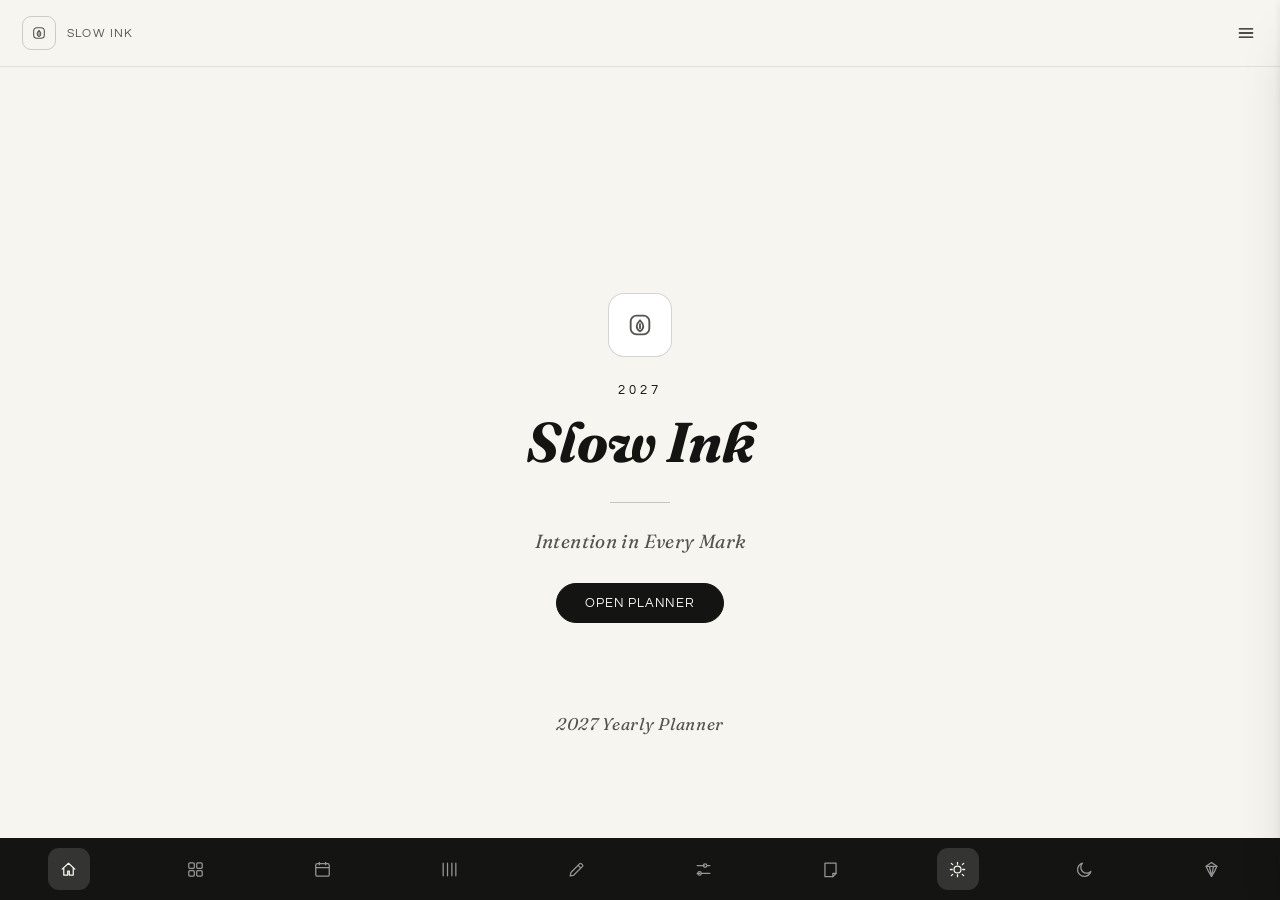
<file: index.html>
<!doctype html>
<html lang="en" data-theme="greek-marble">
  <head>
    <meta charset="UTF-8" />
    <meta name="viewport" content="width=device-width, initial-scale=1.0, maximum-scale=1, viewport-fit=cover" />
    <title>Slow Ink — 2027 Digital Planner</title>
    <meta
      name="description"
      content="Slow Ink is an interactive 2027 digital planner — yearly overview, monthly, weekly and daily pages, habit tracker, goals, reading log, finance ledger, meal planner, travel planner, fitness &amp; wellness tracking, reflections and notes, in three hand-mixed colour palettes. Built with plain HTML5, CSS and JavaScript."
    />
    <meta name="theme-color" content="#F7F5EF" />
    <link
      rel="icon"
      href="data:image/svg+xml,%3Csvg xmlns='http://www.w3.org/2000/svg' viewBox='0 0 40 40'%3E%3Crect width='40' height='40' rx='10' fill='%23141413'/%3E%3Cg fill='none' stroke='%23F7F5EF' stroke-width='1.9' stroke-linejoin='round' stroke-linecap='round'%3E%3Cpath d='M20 10.5c3.4 3.2 5.1 6.4 5.1 9.6 0 2.2-.7 4-2 5.4L20 29l-3.1-3.5c-1.3-1.4-2-3.2-2-5.4 0-3.2 1.7-6.4 5.1-9.6z'/%3E%3Cpath d='M20 15.4v7.2'/%3E%3C/g%3E%3Ccircle cx='20' cy='23.4' r='1.8' fill='%23F7F5EF'/%3E%3C/svg%3E"
    />
    <link rel="preconnect" href="https://fonts.googleapis.com" />
    <link rel="preconnect" href="https://fonts.gstatic.com" crossorigin />
    <link
      href="https://fonts.googleapis.com/css2?family=Fraunces:ital,wght@0,600;0,700;1,600;1,700;1,900&family=Questrial&display=swap"
      rel="stylesheet"
    />
    <link rel="stylesheet" href="styles.css" />
  </head>
  <body>
    <div class="app" id="app">
      <div class="shell">
        <header class="topbar">
          <div class="topbar-left" id="btn-topbar-left">
            <span class="section-badge" id="section-badge"></span>
            <span class="section-name" id="section-name">Cover</span>
          </div>
          <div class="topbar-right">
            <button class="hamburger-btn" id="btn-menu" aria-label="Open menu" title="Menu"></button>
          </div>
        </header>

        <main class="page" id="view" tabindex="-1"></main>

        <nav class="tabbar" id="tabbar" aria-label="Quick navigation"></nav>
      </div>
    </div>

    <div class="drawer-scrim" id="drawer-scrim"></div>
    <aside class="drawer" id="drawer" aria-label="Planner menu">
      <div class="drawer-head">
        <span>Slow Ink</span>
        <button id="drawer-close" aria-label="Close menu">✕</button>
      </div>
      <div class="drawer-section" id="drawer-sections"></div>
      <div class="drawer-divider"></div>
      <div class="drawer-section" id="drawer-theme-picker"></div>
      <div class="drawer-divider"></div>
      <div class="drawer-section drawer-actions">
        <button class="drawer-link" id="drawer-today">Jump to Today</button>
        <a class="drawer-link" id="drawer-life" href="life-planner/">Open Slow Ink Life →</a>
        <button class="drawer-link" id="drawer-export">Export Planner JSON</button>
        <label class="drawer-link" id="drawer-import-label">
          Import Planner JSON
          <input type="file" id="input-import" accept="application/json" hidden />
        </label>
        <button class="drawer-link drawer-danger" id="drawer-reset">Reset Planner</button>
      </div>
    </aside>

    <div class="toast" id="toast" role="status" aria-live="polite"></div>

    <script src="app.js"></script>
  </body>
</html>
</file>
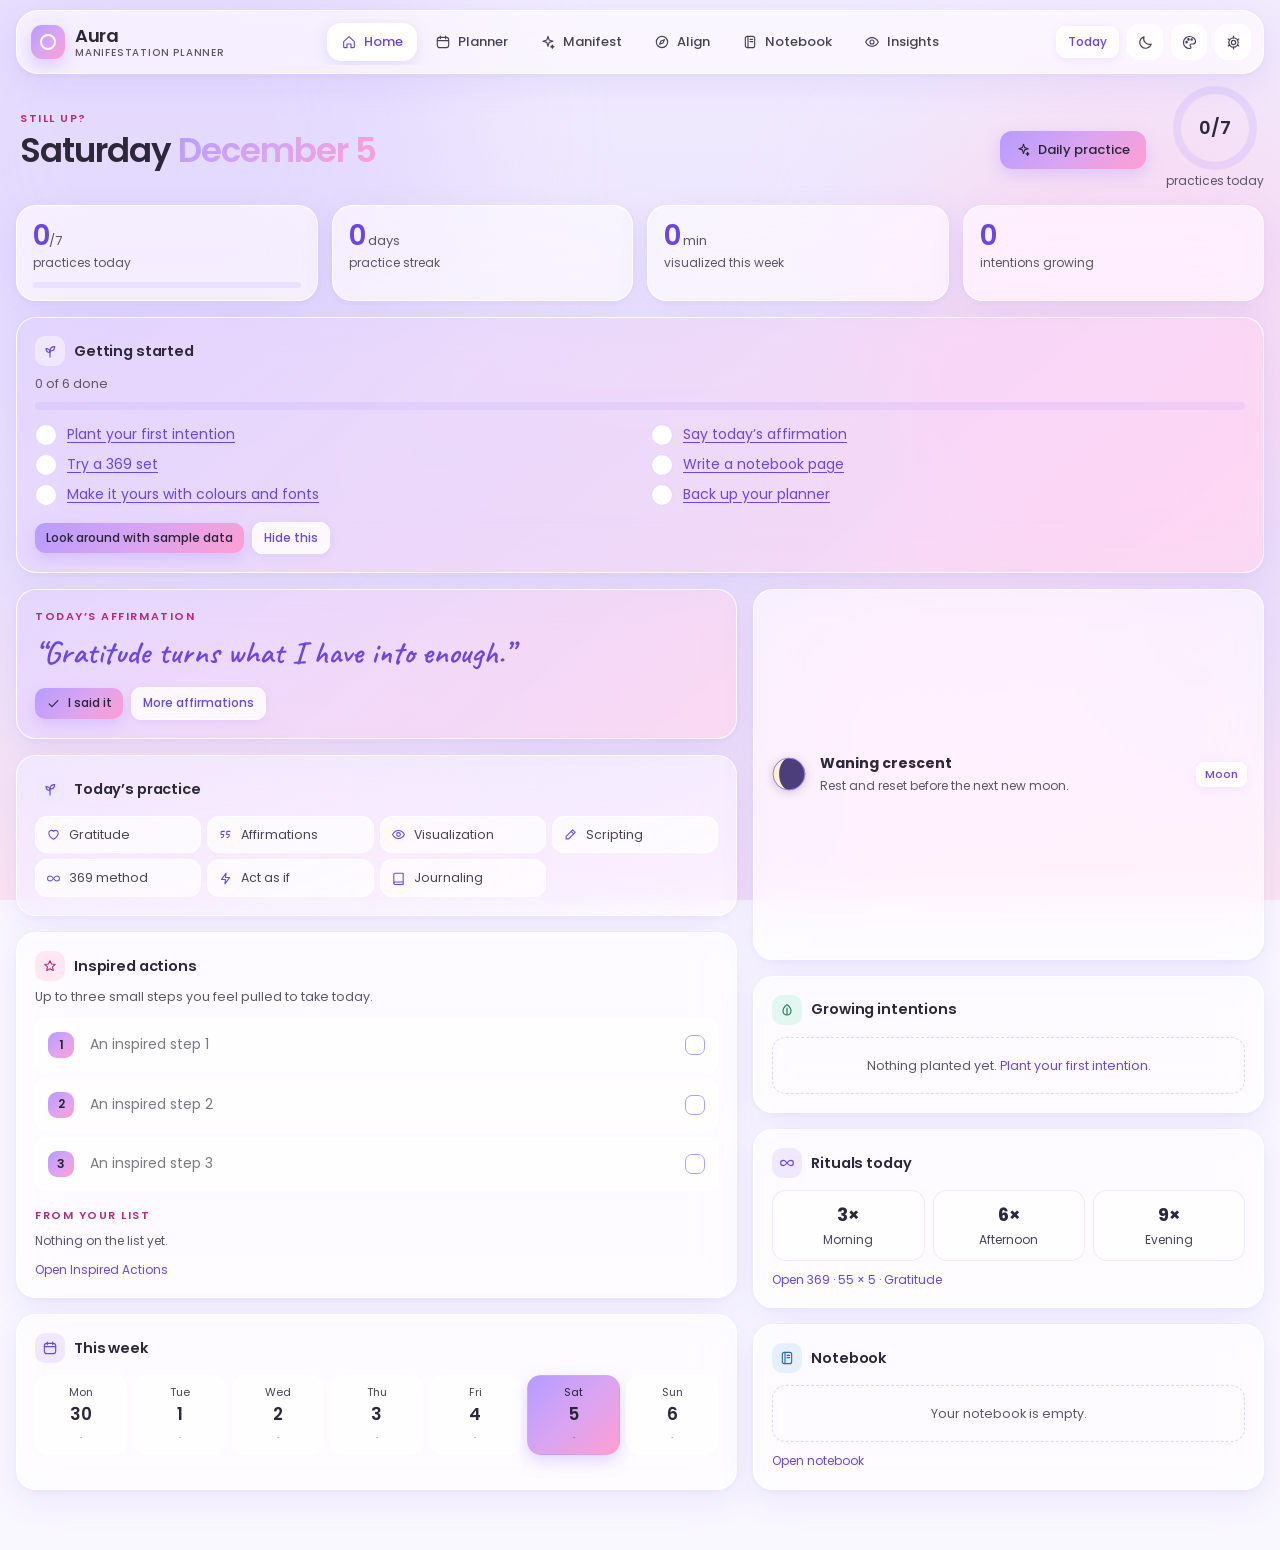
<file: aura-planner/index.html>
<!doctype html>
<html lang="en">
  <head>
    <meta charset="UTF-8" />
    <meta name="viewport" content="width=device-width, initial-scale=1.0, viewport-fit=cover" />
    <title>Aura — Manifestation Planner</title>
    <meta
      name="description"
      content="Aura is a private manifestation planner for intention-setting and reflection: daily practice pages, scripting, guided visualization, affirmations, 369 and 55×5 rituals, moon phases, a manifestation tracker, a vision board and a notebook with photos and stickers."
    />
    <meta name="theme-color" content="#F7F2FF" />
    <link
      rel="icon"
      href="data:image/svg+xml,%3Csvg xmlns='http://www.w3.org/2000/svg' viewBox='0 0 40 40'%3E%3Cdefs%3E%3ClinearGradient id='g' x1='0' y1='0' x2='1' y2='1'%3E%3Cstop offset='0' stop-color='%23B69CFF'/%3E%3Cstop offset='1' stop-color='%23FF9ED2'/%3E%3C/linearGradient%3E%3C/defs%3E%3Crect width='40' height='40' rx='12' fill='url(%23g)'/%3E%3Ccircle cx='20' cy='20' r='9' fill='none' stroke='%23fff' stroke-width='2.4'/%3E%3Ccircle cx='20' cy='20' r='3' fill='%23fff'/%3E%3C/svg%3E"
    />
    <script>
      /* Apply the saved look before the first paint, so there is no flash of the wrong colours. */
      (function () {
        try {
          var l = (JSON.parse(localStorage.getItem("aura-planner-v1") || "null") || {}).ui;
          l = (l && l.look) || {};
          var ok = function (v, list, d) { return list.indexOf(v) >= 0 ? v : d; };
          var mode = ok(l.mode, ["light", "auto", "dark"], "light");
          if (mode === "auto") mode = window.matchMedia && window.matchMedia("(prefers-color-scheme: dark)").matches ? "dark" : "light";
          var r = document.documentElement;
          r.setAttribute("data-theme", ok(l.theme, ["violet", "rose", "ocean", "meadow"], "violet"));
          r.setAttribute("data-mode", mode);
          r.setAttribute("data-font", ok(l.font, ["classic", "cozy", "modern"], "classic"));
        } catch (e) { /* the defaults apply */ }
      })();
    </script>
    <link rel="stylesheet" href="styles.css" />
  </head>
  <body>
    <div class="aurora" aria-hidden="true"><i></i><i></i><i></i><i></i></div>

    <header class="ribbon glass" id="ribbon">
      <a class="brand" href="#/home" aria-label="Aura — home">
        <span class="brand-mark"></span>
        <span class="brand-name">Aura<small>manifestation planner</small></span>
      </a>
      <nav class="groups" id="groups" aria-label="Planner sections"></nav>
      <div class="ribbon-actions">
        <a class="btn ghost sm" href="#/day/today">Today</a>
        <button class="icon-btn" data-act="toggle-dark" id="dark-btn" aria-label="Switch light or dark" title="Light / dark"></button>
        <button class="icon-btn" data-act="open-look" id="look-btn" aria-label="Personalise colours and fonts" title="Personalise"></button>
        <button class="icon-btn" data-act="open-settings" aria-label="Settings" title="Settings"></button>
      </div>
    </header>
    <nav class="subribbon" id="subnav" aria-label="Pages in this section"></nav>

    <header class="nb-topbar" id="nb-topbar" hidden>
      <a class="nb-back" href="#/home">&larr; Back to planner</a>
      <span class="nb-topbar-title">My Notebook</span>
      <span class="nb-topbar-spacer"></span>
    </header>

    <div class="layout" id="layout">
      <main class="view" id="view" tabindex="-1"></main>
      <aside class="month-rail glass" id="rail" aria-label="Month index"></aside>
    </div>

    <div class="scrim" id="scrim" hidden></div>
    <section class="drawer glass" id="drawer" aria-label="Panel" hidden></section>
    <dialog id="ask" class="ask glass">
      <form method="dialog">
        <label id="ask-label" for="ask-input">Name</label>
        <input id="ask-input" class="field" type="text" maxlength="60" autocomplete="off" />
        <div class="ask-actions">
          <button value="cancel" class="btn ghost sm" formnovalidate>Cancel</button>
          <button value="ok" class="btn sm" id="ask-ok">Save</button>
        </div>
      </form>
    </dialog>
    <div class="toast" id="toast" role="status" aria-live="polite"></div>

    <!-- Astronomy Engine 2.1.19 (MIT, Don Cross). Positions, lunar phases.
         Loaded first so core.js (moon phases) and astro.js (birth chart) can both use it.
         See THIRD-PARTY-LICENSES.txt. -->
    <script src="vendor/astronomy.browser.min.js"></script>
    <script src="js/core.js"></script>
    <script src="js/stickers.js"></script>
    <script src="js/calendar.js"></script>
    <script src="js/frameworks.js"></script>
    <script src="js/dream.js"></script>
    <script src="js/beliefs.js"></script>
    <script src="js/astro-text.js"></script>
    <script src="js/astro.js"></script>
    <script src="js/selfcare.js"></script>
    <script src="js/wellness.js"></script>
    <script src="js/practice.js"></script>
    <script src="js/manifest.js"></script>
    <script src="js/actions.js"></script>
    <script src="js/notebook.js"></script>
    <script src="js/coach.js"></script>
    <script src="js/look.js"></script>
    <script src="js/home.js"></script>
    <script src="js/main.js"></script>
  </body>
</html>
</file>
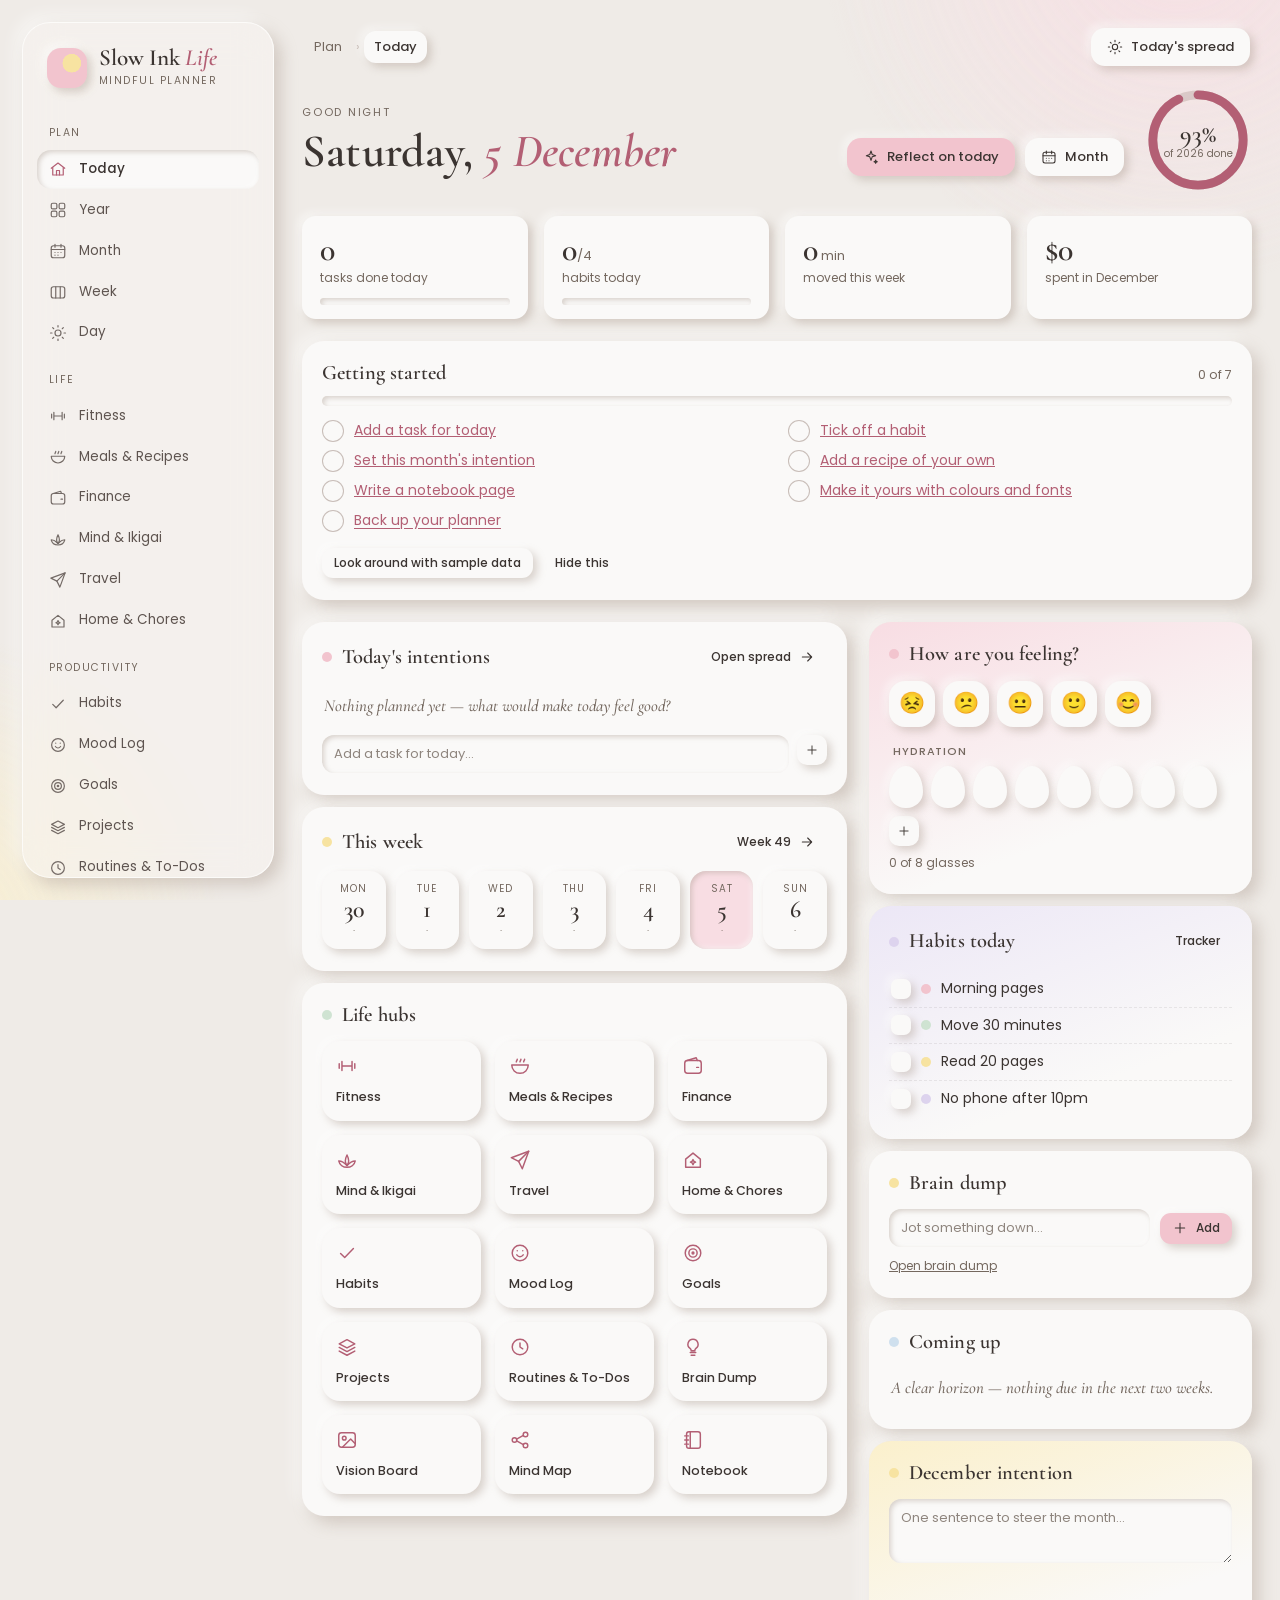
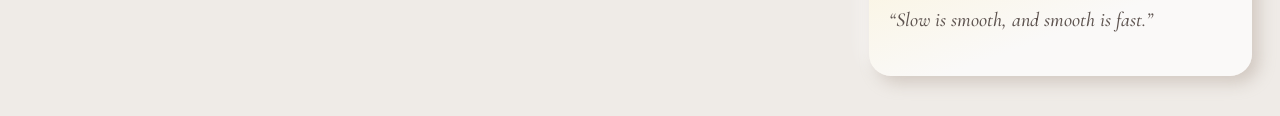
<file: life-planner/index.html>
<!doctype html>
<html lang="en">
  <head>
    <meta charset="UTF-8" />
    <meta name="viewport" content="width=device-width, initial-scale=1.0, viewport-fit=cover" />
    <title>Slow Ink Life — Digital Planner</title>
    <meta
      name="description"
      content="Slow Ink Life is a soft, neumorphic all-in-one digital planner — linked yearly, monthly, weekly and daily spreads with reflection reviews, plus hubs for habits and fitness, meals, finance, mental wellbeing, travel, home care and a multi-paper notebook."
    />
    <meta name="theme-color" content="#EFEBE7" />
    <link
      rel="icon"
      href="data:image/svg+xml,%3Csvg xmlns='http://www.w3.org/2000/svg' viewBox='0 0 40 40'%3E%3Crect width='40' height='40' rx='12' fill='%23EFEBE7'/%3E%3Ccircle cx='20' cy='20' r='11' fill='%23F2C4CE'/%3E%3Ccircle cx='24' cy='16' r='5' fill='%23F7E3A1'/%3E%3C/svg%3E"
    />
    <script>
      /* apply the saved look before the page paints, so there is no flash of the wrong colours */
      (function () {
        try {
          var s = JSON.parse(localStorage.getItem("slow-ink-life-v1") || "null") || {}, l = s.look || {}, d = document.documentElement;
          function pick(v, list, def) { return list.indexOf(v) < 0 ? def : v; }
          var m = pick(l.mode || (s.theme === "dark" ? "dark" : "light"), ["light", "auto", "dark"], "light");
          if (m === "auto") m = window.matchMedia && matchMedia("(prefers-color-scheme: dark)").matches ? "dark" : "light";
          d.setAttribute("data-theme", pick(l.theme, ["blush", "sage", "sky", "lilac"], "blush"));
          d.setAttribute("data-mode", m);
          d.setAttribute("data-font", pick(l.font, ["classic", "cozy", "modern"], "classic"));
        } catch (e) { /* the defaults apply */ }
      })();
    </script>
    <link rel="stylesheet" href="styles.css" />
  </head>
  <body>
    <header class="nb-topbar" id="nb-topbar" hidden>
      <a class="nb-back" href="#/home">&larr; Back to planner</a>
      <span class="nb-topbar-title">My Notebook</span>
      <span class="nb-topbar-spacer"></span>
    </header>

    <div class="app">
      <aside class="sidebar glass" id="sidebar" aria-label="Main navigation"></aside>

      <div class="main">
        <header class="topbar" id="topbar"></header>
        <main class="view" id="view" tabindex="-1"></main>
      </div>
    </div>

    <nav class="dock glass" id="dock" aria-label="Quick navigation"></nav>

    <div class="sheet-scrim" id="sheet-scrim" hidden></div>
    <section class="sheet glass" id="sheet" aria-label="All sections" hidden></section>

    <dialog id="ask" class="ask">
      <form method="dialog">
        <label id="ask-label" for="ask-input">Name</label>
        <input id="ask-input" type="text" maxlength="60" autocomplete="off">
        <div class="ask-actions">
          <button value="cancel" class="btn" formnovalidate>Cancel</button>
          <button value="ok" class="btn pink" id="ask-ok">Save</button>
        </div>
      </form>
    </dialog>

    <div class="toast" id="toast" role="status" aria-live="polite"></div>

    <script src="world.js"></script>
    <script src="calc.js"></script>
    <script src="stickers.js"></script>
    <script src="app.js"></script>
  </body>
</html>
</file>
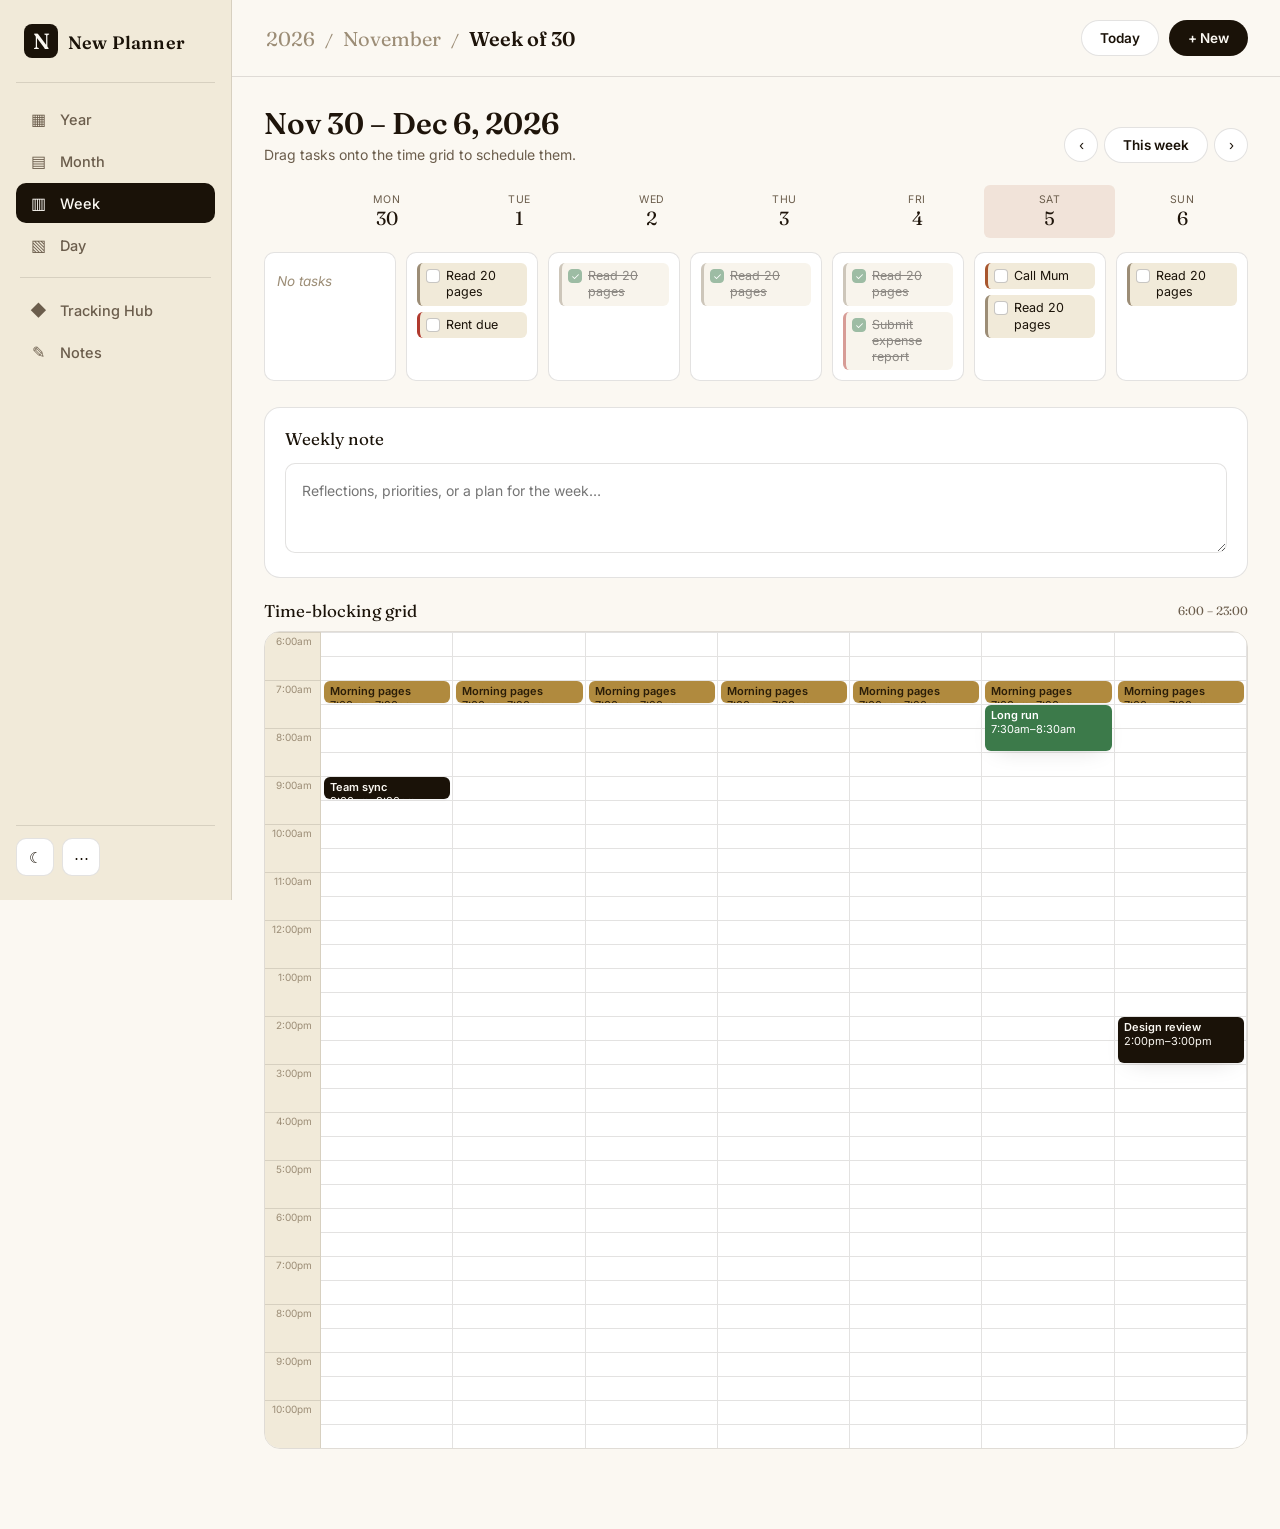
<file: new-planner/index.html>
<!doctype html>
<html lang="en" data-theme="light">
  <head>
    <meta charset="UTF-8" />
    <meta name="viewport" content="width=device-width, initial-scale=1.0, maximum-scale=1" />
    <title>New Planner — Digital Life Planner</title>
    <meta
      name="description"
      content="New Planner is a private, editorial-inspired digital life planner — year, month, week and day views, time-blocking, habits, finance and fitness tracking, and a notes workspace. Built with plain HTML5, CSS and JavaScript."
    />
    <meta name="theme-color" content="#FBF8F2" />
    <link
      rel="icon"
      href="data:image/svg+xml,%3Csvg xmlns='http://www.w3.org/2000/svg' viewBox='0 0 40 40'%3E%3Crect width='40' height='40' rx='9' fill='%231A1208'/%3E%3Ctext x='20' y='27' font-family='Georgia,serif' font-size='20' fill='%23FBF8F2' text-anchor='middle'%3EN%3C/text%3E%3C/svg%3E"
    />
    <link rel="preconnect" href="https://fonts.googleapis.com" />
    <link rel="preconnect" href="https://fonts.gstatic.com" crossorigin />
    <link
      href="https://fonts.googleapis.com/css2?family=Fraunces:ital,opsz,wght@0,9..144,400;0,9..144,500;0,9..144,600;1,9..144,500&family=Inter:wght@400;500;600;700&display=swap"
      rel="stylesheet"
    />
    <link rel="stylesheet" href="styles.css" />
  </head>
  <body>
    <div class="app" id="app">
      <!-- Left navigation rail (desktop) / bottom bar (mobile) -->
      <nav class="rail" id="rail" aria-label="Main navigation">
        <div class="rail-brand">
          <span class="rail-mark">N</span>
          <span class="rail-name">New&nbsp;Planner</span>
        </div>
        <div class="rail-links" id="rail-links"></div>
        <div class="rail-foot">
          <button id="btn-theme" class="rail-icon-btn" title="Toggle light / dark">
            <span id="theme-icon">☾</span>
          </button>
          <button id="btn-menu" class="rail-icon-btn rail-menu-btn" title="More">⋯</button>
        </div>
      </nav>

      <!-- Primary content -->
      <div class="shell">
        <header class="topbar">
          <div class="crumbs" id="crumbs"></div>
          <div class="topbar-actions">
            <button class="btn-ghost" id="btn-today">Today</button>
            <button class="btn-primary" id="btn-quick-add">+ New</button>
          </div>
        </header>
        <main class="view" id="view" tabindex="-1"></main>
      </div>
    </div>

    <!-- Overflow sheet for mobile / secondary actions -->
    <div class="sheet-scrim" id="sheet-scrim"></div>
    <aside class="sheet" id="sheet" aria-label="More options">
      <div class="sheet-head">
        <span>More</span>
        <button id="sheet-close" aria-label="Close">✕</button>
      </div>
      <button class="sheet-link" id="sheet-export">Export planner (JSON)</button>
      <label class="sheet-link" id="sheet-import-label">
        Import planner (JSON)
        <input type="file" id="input-import" accept="application/json" hidden />
      </label>
      <button class="sheet-link" id="sheet-seed">Load sample data</button>
      <button class="sheet-link sheet-danger" id="sheet-reset">Reset planner</button>
      <div class="sheet-note">
        New Planner keeps everything on this device only — nothing is uploaded or shared.
        External calendar sync (Google / Apple / Outlook) is not yet connected in this build.
      </div>
    </aside>

    <!-- Generic modal host -->
    <div class="modal-scrim" id="modal-scrim"></div>
    <div class="modal" id="modal" role="dialog" aria-modal="true"></div>

    <div class="toast" id="toast" role="status" aria-live="polite"></div>

    <script src="app.js"></script>
  </body>
</html>
</file>
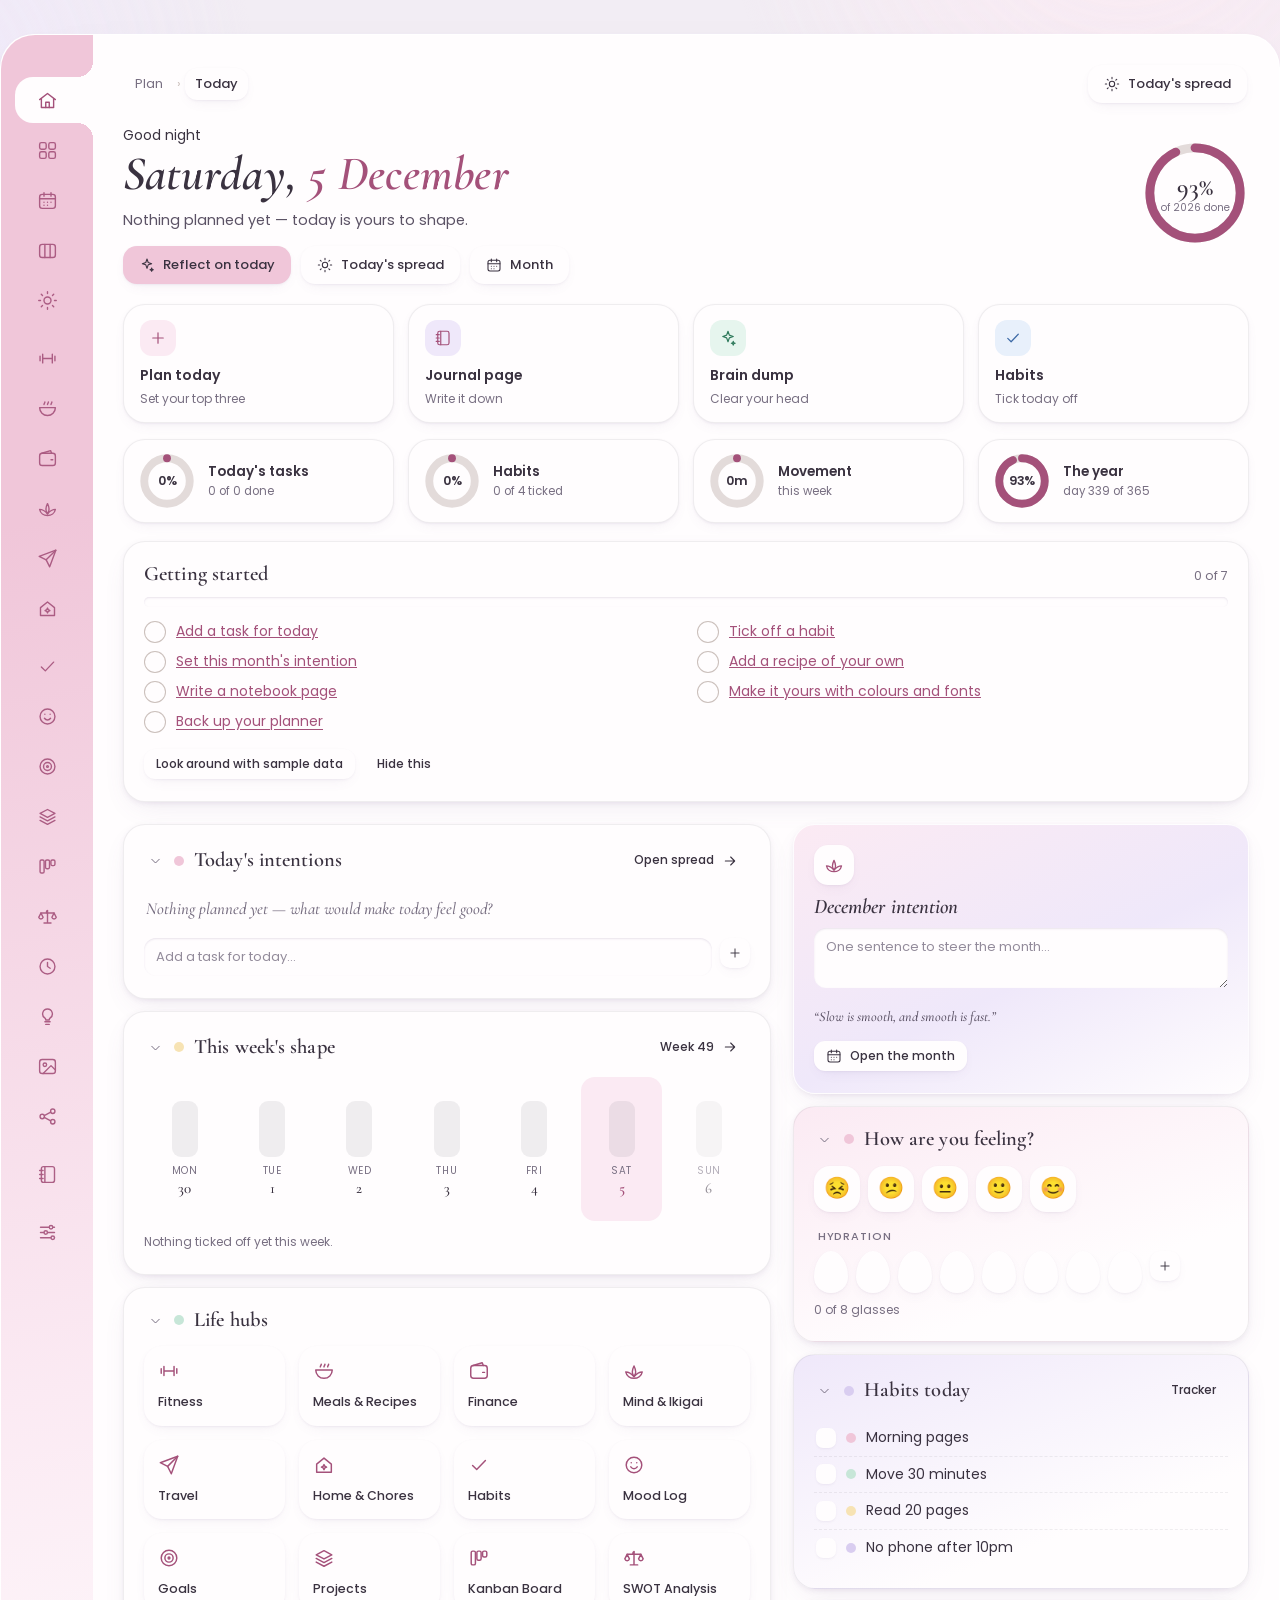
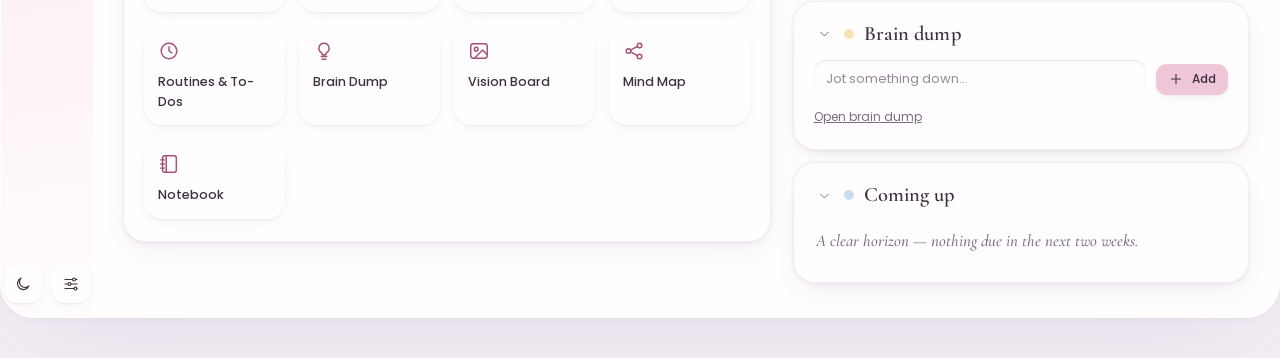
<file: pearl-planner/index.html>
<!doctype html>
<html lang="en">
  <head>
    <meta charset="UTF-8" />
    <meta name="viewport" content="width=device-width, initial-scale=1.0, viewport-fit=cover" />
    <title>Slow Ink Pearl — Digital Planner</title>
    <meta
      name="description"
      content="Slow Ink Pearl is a pearlescent all-in-one digital planner — linked yearly, monthly, weekly and daily spreads with reflection reviews, plus hubs for habits and fitness, meals, finance, mental wellbeing, travel, home care and a multi-paper notebook."
    />
    <meta name="theme-color" content="#EFEBE7" />
    <link
      rel="icon"
      href="data:image/svg+xml,%3Csvg xmlns='http://www.w3.org/2000/svg' viewBox='0 0 40 40'%3E%3Crect width='40' height='40' rx='12' fill='%23EFEBE7'/%3E%3Ccircle cx='20' cy='20' r='11' fill='%23F2C4CE'/%3E%3Ccircle cx='24' cy='16' r='5' fill='%23F7E3A1'/%3E%3C/svg%3E"
    />
    <script>
      /* apply the saved look before the page paints, so there is no flash of the wrong colours */
      (function () {
        try {
          var s = JSON.parse(localStorage.getItem("slow-ink-pearl-v1") || "null") || {}, l = s.look || {}, d = document.documentElement;
          function pick(v, list, def) { return list.indexOf(v) < 0 ? def : v; }
          var m = pick(l.mode || (s.theme === "dark" ? "dark" : "light"), ["light", "auto", "dark"], "light");
          if (m === "auto") m = window.matchMedia && matchMedia("(prefers-color-scheme: dark)").matches ? "dark" : "light";
          d.setAttribute("data-theme", pick(l.theme, ["blush", "sage", "sky", "lilac"], "blush"));
          d.setAttribute("data-mode", m);
          d.setAttribute("data-font", pick(l.font, ["classic", "cozy", "modern"], "classic"));
        } catch (e) { /* the defaults apply */ }
      })();
    </script>
    <link rel="stylesheet" href="styles.css" />
  </head>
  <body>
    <header class="nb-topbar" id="nb-topbar" hidden>
      <a class="nb-back" href="#/home">&larr; Back to planner</a>
      <span class="nb-topbar-title">My Notebook</span>
      <span class="nb-topbar-spacer"></span>
    </header>

    <div class="app">
      <aside class="sidebar glass" id="sidebar" aria-label="Main navigation"></aside>

      <div class="main">
        <header class="topbar" id="topbar"></header>
        <main class="view" id="view" tabindex="-1"></main>
      </div>
    </div>

    <nav class="dock glass" id="dock" aria-label="Quick navigation"></nav>

    <div class="sheet-scrim" id="sheet-scrim" hidden></div>
    <section class="sheet glass" id="sheet" aria-label="All sections" hidden></section>

    <dialog id="ask" class="ask">
      <form method="dialog">
        <label id="ask-label" for="ask-input">Name</label>
        <input id="ask-input" type="text" maxlength="60" autocomplete="off">
        <div class="ask-actions">
          <button value="cancel" class="btn" formnovalidate>Cancel</button>
          <button value="ok" class="btn pink" id="ask-ok">Save</button>
        </div>
      </form>
    </dialog>

    <div class="toast" id="toast" role="status" aria-live="polite"></div>

    <script src="world.js"></script>
    <script src="calc.js"></script>
    <script src="stickers.js"></script>
    <script src="app.js"></script>
  </body>
</html>
</file>
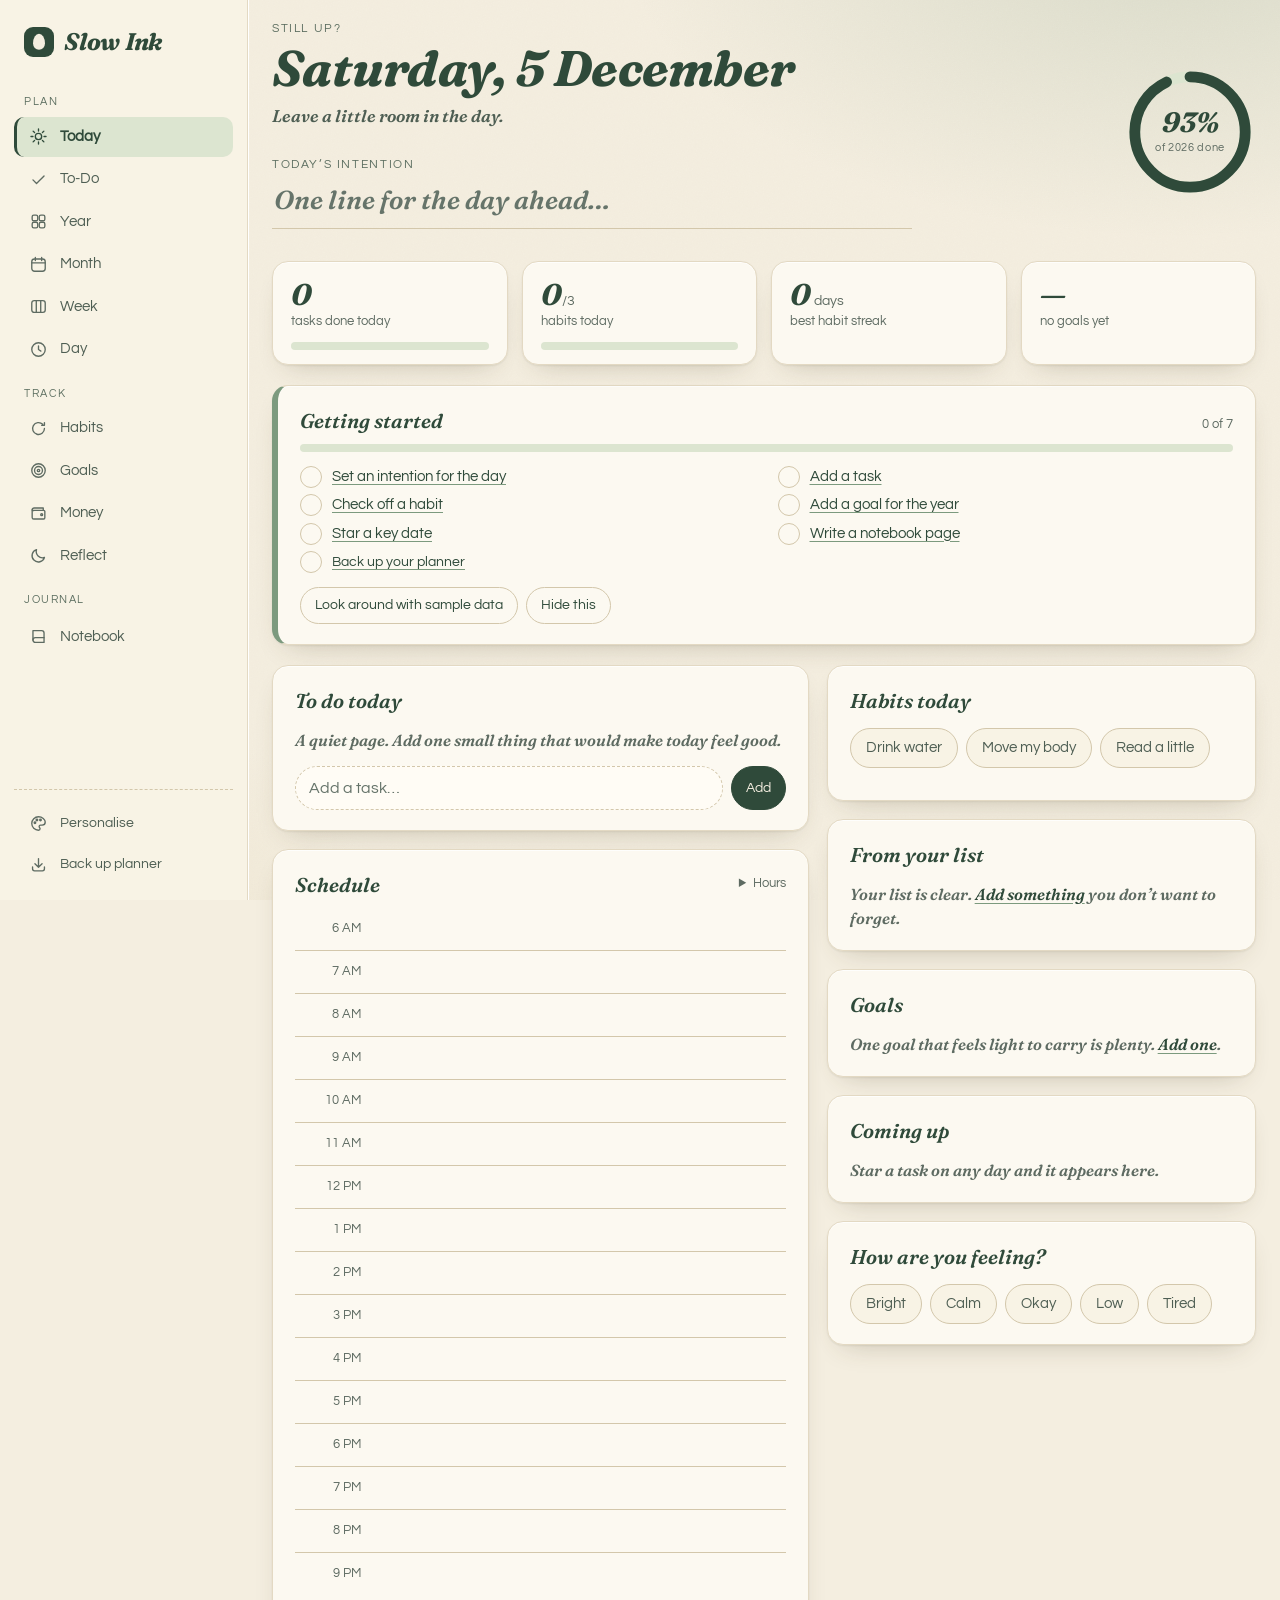
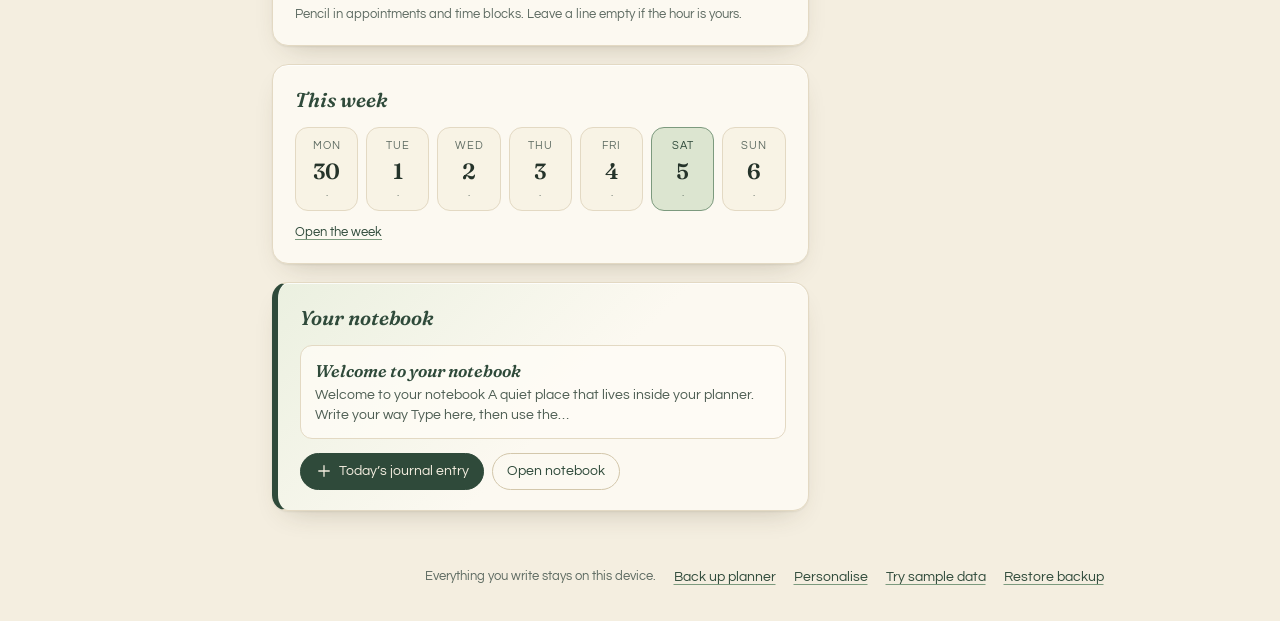
<file: slow-ink-sage/index.html>
<!doctype html>
<html lang="en">
  <head>
    <meta charset="UTF-8" />
    <meta name="viewport" content="width=device-width, initial-scale=1, viewport-fit=cover" />
    <title>Slow Ink Sage — Yearly Planner &amp; Notebook</title>
    <meta name="description" content="A warm, paper-and-sage yearly planner with a notebook of its own. Works offline: no accounts, no sign-up, your notes stay on your device." />
    <meta name="theme-color" content="#F4EEE0" />
    <link
      rel="icon"
      href="data:image/svg+xml,%3Csvg xmlns='http://www.w3.org/2000/svg' viewBox='0 0 40 40'%3E%3Crect width='40' height='40' rx='11' fill='%232F4A3A'/%3E%3Cpath d='M20 9c5 4.6 7.4 8.6 7.4 12.4A7.4 7.4 0 0 1 20 29a7.4 7.4 0 0 1-7.4-7.6C12.6 17.600 15 13.600 20 9z' fill='%23F4EEE0'/%3E%3Cpath d='M20 15v13' stroke='%232F4A3A' stroke-width='1.800' stroke-linecap='round'/%3E%3C/svg%3E"
    />
    <script>
      /* apply the saved look before the page paints, so there is no flash of the wrong colours */
      (function () {
        try {
          var s = JSON.parse(localStorage.getItem("slow-ink-sage-v1") || "null"), l = (s && s.ui && s.ui.look) || {}, d = document.documentElement;
          function pick(v, list, def) { return list.indexOf(v) < 0 ? def : v; }
          var m = pick(l.mode, ["light", "auto", "dark"], "light");
          if (m === "auto") m = window.matchMedia && matchMedia("(prefers-color-scheme: dark)").matches ? "dark" : "light";
          d.setAttribute("data-theme", pick(l.theme, ["sage", "clay", "dusk", "rose"], "sage"));
          d.setAttribute("data-mode", m);
          d.setAttribute("data-font", pick(l.font, ["classic", "cozy", "modern"], "classic"));
        } catch (e) { /* the defaults apply */ }
      })();
    </script>
    <link rel="stylesheet" href="styles.css" />
  </head>
  <body>
    <nav class="side" id="side" aria-label="Planner sections"></nav>
    <div class="app" id="app">
      <header class="topbar" id="topbar">
        <a class="brand" href="#/today" aria-label="Slow Ink Sage — Today">
          <span class="brand-mark" aria-hidden="true"></span>
          <span class="brand-name">Slow Ink</span>
        </a>
        <button class="look-btn" data-act="open-look" aria-label="Personalise: colour, dark mode and font" title="Personalise"></button>
        <a class="nb-quick" href="#/notebook">
          <svg class="ic" viewBox="0 0 24 24" fill="none" stroke="currentColor" stroke-width="1.7" stroke-linecap="round" stroke-linejoin="round" aria-hidden="true"><path d="M5 4.500h11a3 3 0 0 1 3 3V19.500H8a3 3 0 0 1-3-3z"/><path d="M5 16.500a3 3 0 0 1 3-3h11"/></svg>Notebook
        </a>
        <nav class="tabs" id="tabs" aria-label="Planner sections"></nav>
      </header>

      <header class="nb-topbar" id="nb-topbar" hidden>
        <a class="nb-back" href="#/today" id="nb-back">&larr; Back to planner</a>
        <span class="nb-topbar-title">My Notebook</span>
        <span class="nb-topbar-spacer"></span>
      </header>

      <main class="page" id="view" tabindex="-1"></main>

      <footer class="foot" id="foot">
        <span>Everything you write stays on this device.</span>
        <button class="linklike" data-act="export">Back up planner</button>
        <button class="linklike" data-act="open-look">Personalise</button>
        <button class="linklike" data-act="load-sample">Try sample data</button>
        <label class="linklike">
          Restore backup
          <input type="file" id="import-file" accept="application/json,.json" hidden />
        </label>
      </footer>
    </div>

    <dialog id="ask" class="ask">
      <form method="dialog" id="ask-form">
        <label id="ask-label" for="ask-input">Name</label>
        <input id="ask-input" type="text" maxlength="60" autocomplete="off" />
        <div class="ask-actions">
          <button value="cancel" class="btn ghost" formnovalidate>Cancel</button>
          <button value="ok" class="btn" id="ask-ok">Save</button>
        </div>
      </form>
    </dialog>

    <dialog id="look" class="ask look" aria-label="Personalise"></dialog>

    <div class="toast" id="toast" role="status" aria-live="polite"></div>

    <script src="js/core.js"></script>
    <script src="js/images.js"></script>
    <script src="js/stickers.js"></script>
    <script src="js/sample.js"></script>
    <script src="js/look.js"></script>
    <script src="js/views.js"></script>
    <script src="js/schedule.js"></script>
    <script src="js/notebook.js"></script>
    <script src="js/calc.js"></script>
    <script src="js/debt.js"></script>
    <script src="js/money.js"></script>
    <script src="js/import.js"></script>
    <script src="js/main.js"></script>
  </body>
</html>
</file>
<file: styles.css>
/* ===================================================================
   Slow Ink — 2027 Digital Planner
   Design tokens reproduced from the three hand-mixed Slow Ink palettes.
   =================================================================== */

:root {
  --font-display: "Fraunces", "Iowan Old Style", serif;
  --font-body: "Questrial", "Avenir Next", sans-serif;
  --font-wordmark: "Fraunces", "Iowan Old Style", serif;
  --dur: .22s;
  --ease: cubic-bezier(.22, .61, .36, 1);
  --r-card: 14px;
  --r-cell: 8px;
  --r-panel: 18px;
}

[data-theme="greek-marble"] {
  --page-1: #F7F5EF;
  --page-2: #EFEBE2;
  --ink: #141413;
  --ink-soft: #141413;
  --ink-mute: #55534E;
  --ink-faint: #8B887F;
  --accent: #141413;
  --accent-deep: #000000;
  --accent-text: #141413;
  --accent-ink: #F7F5EF;
  --accent-subtle: rgba(20, 20, 19, .08);
  --data-fill: rgba(20, 20, 19, .38);
  --data-fill-neg: rgba(20, 20, 19, .6);
  --hair: rgba(20, 20, 19, .18);
  --hair-soft: rgba(20, 20, 19, .09);
  --rule: #C7C4BB;
  --fill-1: rgba(20, 20, 19, .03);
  --fill-2: rgba(20, 20, 19, .06);
  --fill-3: rgba(20, 20, 19, .14);
  --weekend: rgba(20, 20, 19, .07);
  --card-1: #FFFFFF;
  --card-2: #EFEBE2;
  --rail: #141413;
  --rail-ink: #F7F5EF;
  --rail-active-bg: rgba(247, 245, 239, .14);
  --rail-active-ink: #F7F5EF;
  --focus: #141413;
  --shadow: 0 24px 54px -24px rgba(20, 20, 19, .28), 0 2px 8px rgba(20, 20, 19, .08);
  --scrim: rgba(20, 20, 19, .38);
  --positive: #141413;
  --positive-subtle: rgba(20, 20, 19, .08);
  --negative: #55534E;
  --negative-subtle: rgba(85, 83, 78, .12);
  --swatch-1: #141413;
  --swatch-1-wash: rgba(20, 20, 19, .14);
  --swatch-2: #55534E;
  --swatch-2-wash: rgba(85, 83, 78, .22);
  --swatch-3: #C7C4BB;
  --swatch-3-wash: rgba(199, 196, 187, .30);
  color-scheme: light;
}

[data-theme="soft-black"] {
  --page-1: #232323;
  --page-2: #1C1C1C;
  --ink: #F9F6F2;
  --ink-soft: #E8E5E1;
  --ink-mute: #D3CFCC;
  --ink-faint: #A4A09E;
  --accent: #CFBAA6;
  --accent-deep: #AA9988;
  --accent-text: #CFBAA6;
  --accent-ink: #232323;
  --accent-subtle: rgba(207, 186, 166, .26);
  --data-fill: rgba(207, 186, 166, .5);
  --data-fill-neg: rgba(164, 160, 158, .6);
  --hair: rgba(249, 246, 242, .16);
  --hair-soft: rgba(249, 246, 242, .09);
  --rule: #A4A09E;
  --fill-1: rgba(249, 246, 242, .05);
  --fill-2: rgba(249, 246, 242, .1);
  --fill-3: rgba(164, 160, 158, .25);
  --weekend: rgba(207, 186, 166, .18);
  --card-1: #353434;
  --card-2: #2F2E2E;
  --rail: #171717;
  --rail-ink: #F9F6F2;
  --rail-active-bg: rgba(207, 186, 166, .22);
  --rail-active-ink: #CFBAA6;
  --focus: #CFBAA6;
  --shadow: 0 26px 60px -22px rgba(0, 0, 0, .72), 0 2px 10px rgba(0, 0, 0, .32);
  --scrim: rgba(0, 0, 0, .55);
  --positive: #CFBAA6;
  --positive-subtle: rgba(207, 186, 166, .16);
  --negative: #A4A09E;
  --negative-subtle: rgba(164, 160, 158, .16);
  --swatch-1: #F9F6F2;
  --swatch-1-wash: rgba(249, 246, 242, .12);
  --swatch-2: #A4A09E;
  --swatch-2-wash: rgba(164, 160, 158, .22);
  --swatch-3: #CFBAA6;
  --swatch-3-wash: rgba(207, 186, 166, .22);
  color-scheme: dark;
}

[data-theme="midnight-luxury"] {
  --page-1: #0F0E13;
  --page-2: #0A0910;
  --ink: #F4F3F7;
  --ink-soft: #E4E1EA;
  --ink-mute: #A09AAB;
  --ink-faint: #6E6879;
  --accent: #7C5CBF;
  --accent-deep: #5E4494;
  --accent-text: #9D7BDE;
  --accent-ink: #F4F3F7;
  --accent-subtle: rgba(124, 92, 191, .26);
  --data-fill: rgba(124, 92, 191, .5);
  --data-fill-neg: rgba(110, 104, 121, .55);
  --hair: rgba(244, 243, 247, .14);
  --hair-soft: rgba(244, 243, 247, .08);
  --rule: #6E6879;
  --fill-1: rgba(244, 243, 247, .05);
  --fill-2: rgba(244, 243, 247, .1);
  --fill-3: rgba(110, 104, 121, .25);
  --weekend: rgba(212, 175, 55, .16);
  --card-1: #211E2C;
  --card-2: #1C1926;
  --rail: #0A0910;
  --rail-ink: #F4F3F7;
  --rail-active-bg: rgba(212, 175, 55, .18);
  --rail-active-ink: #D4AF37;
  --focus: #9D7BDE;
  --shadow: 0 26px 60px -22px rgba(0, 0, 0, .72), 0 2px 10px rgba(0, 0, 0, .32);
  --scrim: rgba(0, 0, 0, .6);
  --positive: #D4AF37;
  --positive-subtle: rgba(212, 175, 55, .16);
  --negative: #A09AAB;
  --negative-subtle: rgba(160, 154, 171, .16);
  --swatch-1: #F4F3F7;
  --swatch-1-wash: rgba(244, 243, 247, .12);
  --swatch-2: #9D7BDE;
  --swatch-2-wash: rgba(157, 123, 222, .22);
  --swatch-3: #D4AF37;
  --swatch-3-wash: rgba(212, 175, 55, .22);
  color-scheme: dark;
}

* , *::before, *::after { box-sizing: border-box; }
html, body, #app { height: 100%; }
body {
  margin: 0;
  font-family: var(--font-body);
  background: var(--page-1);
  color: var(--ink);
  transition: background var(--dur) var(--ease), color var(--dur) var(--ease);
}

h1, h2, h3, h4 { font-family: var(--font-display); font-weight: 600; margin: 0; }
p { margin: 0; }
button, input, textarea, select { font-family: inherit; color: inherit; }
a { color: inherit; }

::selection { background: var(--accent-subtle); }

*:focus-visible {
  outline: 2px solid var(--focus);
  outline-offset: 2px;
}

/* ---------------------------------------------------------------- layout */

.app { height: 100%; }

.shell { height: 100%; display: flex; flex-direction: column; }

/* -- top bar -- */

.topbar {
  flex: 0 0 auto;
  display: flex;
  align-items: center;
  justify-content: space-between;
  padding: 14px 20px;
  border-bottom: 1px solid var(--hair-soft);
  gap: 12px;
}

.topbar-left {
  display: flex;
  align-items: center;
  gap: 11px;
  border: none;
  background: transparent;
  color: inherit;
  padding: 2px;
}
.section-badge {
  width: 34px;
  height: 34px;
  flex: 0 0 auto;
  border-radius: 9px;
  border: 1px solid var(--hair);
  display: flex;
  align-items: center;
  justify-content: center;
  color: var(--ink-mute);
}
.section-badge svg { width: 16px; height: 16px; }
.section-name {
  font-size: 12px;
  letter-spacing: .1em;
  text-transform: uppercase;
  color: var(--ink-mute);
}

.topbar-right { display: flex; align-items: center; gap: 16px; }
.hamburger-btn {
  border: none;
  background: transparent;
  color: var(--ink);
  cursor: pointer;
  padding: 4px;
  display: flex;
  align-items: center;
  justify-content: center;
}
.hamburger-btn svg { width: 20px; height: 20px; }

.page {
  flex: 1 1 auto;
  overflow-y: auto;
  padding: 28px 32px 60px;
}

/* -- bottom tab bar -- */

.tabbar {
  flex: 0 0 auto;
  display: flex;
  align-items: center;
  justify-content: space-around;
  background: var(--rail);
  padding: 10px 6px;
  gap: 2px;
  overflow-x: auto;
}
.tab-btn {
  border: none;
  background: transparent;
  color: var(--rail-ink);
  opacity: .58;
  width: 42px;
  height: 42px;
  flex: 0 0 auto;
  border-radius: 11px;
  display: flex;
  align-items: center;
  justify-content: center;
  cursor: pointer;
  transition: background var(--dur) var(--ease), opacity var(--dur) var(--ease);
}
.tab-btn svg { width: 19px; height: 19px; }
.tab-btn:hover { opacity: .85; background: rgba(255,255,255,.06); }
.tab-btn.active {
  opacity: 1;
  background: var(--rail-active-bg);
  color: var(--rail-active-ink);
}

/* -- drawer menu -- */

.drawer-scrim {
  position: fixed;
  inset: 0;
  background: var(--scrim);
  opacity: 0;
  pointer-events: none;
  transition: opacity var(--dur) var(--ease);
  z-index: 40;
}
.drawer-scrim.show { opacity: 1; pointer-events: auto; }

.drawer {
  position: fixed;
  top: 0;
  right: 0;
  height: 100%;
  width: 290px;
  max-width: 86vw;
  background: var(--card-1);
  box-shadow: var(--shadow);
  transform: translateX(100%);
  transition: transform var(--dur) var(--ease);
  z-index: 41;
  display: flex;
  flex-direction: column;
  padding: 22px 16px;
  overflow-y: auto;
}
.drawer.show { transform: translateX(0); }

.drawer-head {
  display: flex;
  align-items: center;
  justify-content: space-between;
  font-family: var(--font-display);
  font-size: 20px;
  padding: 4px 8px 18px;
}
.drawer-head button {
  border: none;
  background: transparent;
  color: var(--ink-mute);
  cursor: pointer;
  font-size: 16px;
}

.drawer-section { display: flex; flex-direction: column; gap: 2px; }
.drawer-divider { height: 1px; background: var(--hair-soft); margin: 14px 4px; }

.drawer-link {
  display: flex;
  align-items: center;
  gap: 13px;
  padding: 11px 10px;
  border-radius: 10px;
  border: none;
  background: transparent;
  width: 100%;
  text-align: left;
  color: var(--ink);
  cursor: pointer;
  font-size: 13.5px;
}
.drawer-link:hover { background: var(--fill-2); }
.drawer-link.active { background: var(--rail-active-bg, var(--accent-subtle)); color: var(--accent-text); }
.drawer-icon { width: 17px; height: 17px; flex: 0 0 auto; display: flex; color: var(--ink-mute); }
.drawer-icon svg { width: 17px; height: 17px; }
.drawer-link.active .drawer-icon { color: var(--accent-text); }
.drawer-actions .drawer-link { color: var(--ink-mute); font-size: 13px; }
a.drawer-link { text-decoration: none; }
.drawer-actions .drawer-danger { color: #a5555a; }

/* ---------------------------------------------------------------- cards & shared bits */

.panel {
  background: var(--card-1);
  border: 1px solid var(--hair-soft);
  border-radius: var(--r-panel);
  box-shadow: var(--shadow);
  padding: 22px 24px;
}

.card {
  background: var(--card-2);
  border: 1px solid var(--hair-soft);
  border-radius: var(--r-card);
  padding: 16px 18px;
}

.view-head {
  display: flex;
  align-items: baseline;
  justify-content: space-between;
  flex-wrap: wrap;
  gap: 10px;
  margin-bottom: 20px;
}
.view-head h1 { font-size: 30px; font-weight: 700; font-style: italic; }
.view-head .sub { color: var(--ink-mute); font-size: 13px; }

.nav-strip {
  display: flex;
  align-items: center;
  gap: 10px;
}
.nav-strip button {
  border: 1px solid var(--hair);
  background: transparent;
  color: var(--ink);
  width: 30px;
  height: 30px;
  border-radius: 50%;
  cursor: pointer;
  font-size: 15px;
  line-height: 1;
  display: flex; align-items: center; justify-content: center;
}
.nav-strip button:hover { border-color: var(--accent); color: var(--accent-text); }
.nav-strip .label { min-width: 150px; text-align: center; font-family: var(--font-display); font-size: 19px; }

.grid-2 { display: grid; grid-template-columns: 1fr 1fr; gap: 18px; }
.grid-3 { display: grid; grid-template-columns: repeat(3, 1fr); gap: 18px; }
@media (max-width: 900px) {
  .grid-2, .grid-3 { grid-template-columns: 1fr; }
}

.field-label {
  display: block;
  font-size: 11px;
  text-transform: uppercase;
  letter-spacing: .08em;
  color: var(--ink-faint);
  margin-bottom: 6px;
}

textarea, input[type="text"], input[type="number"], input[type="date"], select {
  width: 100%;
  border: 1px solid var(--hair);
  background: var(--page-2);
  color: var(--ink);
  border-radius: var(--r-cell);
  padding: 9px 11px;
  font-size: 14px;
  resize: vertical;
}
textarea:focus, input:focus, select:focus { border-color: var(--accent); }

.line-input {
  border: none;
  border-bottom: 1px solid var(--hair);
  background: transparent;
  border-radius: 0;
  padding: 6px 2px;
}

/* ---------------------------------------------------------------- shared: field grids, expandable cards, list editor, stars */

.field-grid-2 { display: grid; grid-template-columns: 1fr 1fr; gap: 10px; }
@media (max-width: 500px) { .field-grid-2 { grid-template-columns: 1fr; } }
.field-grid-2 input { height: 40px; }

.card-expand-toggle {
  display: flex; align-items: center; gap: 6px;
  border: none;
  background: transparent;
  color: var(--ink-mute);
  font-size: 12px;
  cursor: pointer;
  padding: 4px 0;
  margin-top: 4px;
}
.card-expand-toggle svg { width: 14px; height: 14px; transition: transform var(--dur) var(--ease); }
.card-expand-toggle.open svg { transform: rotate(180deg); }
.card-expand-toggle:hover { color: var(--accent-text); }
.card-expand-body { display: none; flex-direction: column; gap: 4px; margin-top: 6px; }
.card-expand-body.open { display: flex; }

.list-editor { display: flex; flex-direction: column; gap: 8px; margin-top: 8px; }
.list-editor-row {
  display: flex; flex-wrap: wrap;
  align-items: center;
  gap: 6px;
  padding-bottom: 8px;
  border-bottom: 1px dotted var(--hair);
}
.list-editor-row input, .list-editor-row textarea { flex: 1; min-width: 90px; }
.check-field { display: flex; align-items: center; gap: 6px; font-size: 12px; color: var(--ink-mute); flex: 0 0 auto; }
.check-field input { width: auto; accent-color: var(--accent); }

.star-row { display: flex; gap: 4px; margin-top: 6px; }
.star-btn { border: none; background: transparent; color: var(--ink-faint); cursor: pointer; padding: 0; }
.star-btn svg { width: 20px; height: 20px; }
.star-btn:hover { color: var(--accent); }

/* ---------------------------------------------------------------- cover */

.cover {
  min-height: calc(100vh - 64px);
  display: flex;
  align-items: center;
  justify-content: center;
  text-align: center;
}
.cover-inner { max-width: 480px; }
.cover-mark {
  width: 64px; height: 64px; margin: 0 auto 26px;
  border-radius: 16px;
  border: 1px solid var(--hair);
  background: var(--card-1);
  color: var(--ink-mute);
  display: flex; align-items: center; justify-content: center;
}
.cover-mark svg { width: 28px; height: 28px; }
.cover-year { color: var(--accent-text); letter-spacing: .3em; font-size: 13px; margin-bottom: 10px; }
.cover-title { font-family: var(--font-wordmark); font-weight: 700; font-style: italic; font-size: 56px; margin-bottom: 10px; }
.cover-rule { width: 60px; height: 1px; background: var(--rule); margin: 26px auto; }
.cover-tag {
  font-family: var(--font-display);
  font-style: italic;
  color: var(--ink-mute);
  font-size: 19px;
  letter-spacing: .02em;
  margin-bottom: 30px;
}
.cover-cta {
  border: 1px solid var(--accent);
  background: var(--accent);
  color: var(--accent-ink);
  padding: 12px 28px;
  border-radius: 999px;
  font-size: 13px;
  letter-spacing: .06em;
  text-transform: uppercase;
  cursor: pointer;
}
.cover-cta:hover { background: var(--accent-deep); border-color: var(--accent-deep); }
.cover-foot {
  margin-top: 90px;
  font-family: var(--font-display);
  font-style: italic;
  font-size: 17px;
  letter-spacing: .04em;
  color: var(--ink-mute);
}

/* ---------------------------------------------------------------- year */

.year-grid {
  display: grid;
  grid-template-columns: repeat(4, 1fr);
  gap: 16px;
}
@media (max-width: 1100px) { .year-grid { grid-template-columns: repeat(3, 1fr); } }
@media (max-width: 760px) { .year-grid { grid-template-columns: repeat(2, 1fr); } }
@media (max-width: 480px) { .year-grid { grid-template-columns: 1fr; } }

.mini-month {
  background: var(--card-2);
  border: 1px solid var(--hair-soft);
  border-radius: var(--r-card);
  padding: 12px 14px 14px;
  cursor: pointer;
  transition: border-color var(--dur) var(--ease), transform var(--dur) var(--ease);
}
.mini-month:hover { border-color: var(--accent); transform: translateY(-2px); }
.mini-title { font-family: var(--font-display); font-size: 17px; margin-bottom: 8px; display:flex; justify-content: space-between; align-items:baseline; }
.mini-title .pct { font-size: 11px; color: var(--ink-faint); font-family: var(--font-body); }
.mini-grid { display: grid; grid-template-columns: 14px repeat(7, 1fr); gap: 2px; }
.mini-weeknum { font-size: 7.5px; text-align: center; color: var(--ink-faint); align-self: center; font-variant-numeric: tabular-nums; }
.mini-dow { font-size: 8.5px; text-align: center; color: var(--ink-faint); padding-bottom: 3px; }
.mini-day { font-size: 9.5px; text-align: center; padding: 2.5px 0; border-radius: 3px; color: var(--ink-mute); }
.mini-day.weekend { background: var(--weekend); }
.mini-day.today { background: var(--accent); color: var(--card-1); font-weight: 600; }
.mini-day.empty { visibility: hidden; }

.mini-key-dates { margin-top: 8px; }
.mini-key-dates-label {
  display: block;
  font-size: 8.5px;
  text-transform: uppercase;
  letter-spacing: .06em;
  color: var(--ink-faint);
  margin-bottom: 3px;
}
.mini-key-dates textarea {
  background: var(--card-1);
  font-size: 10.5px;
  padding: 5px 6px;
  resize: none;
}

.year-summary { margin-top: 26px; }
.chip-row { display: flex; flex-wrap: wrap; gap: 8px; margin-top: 10px; }
.chip {
  border: 1px solid var(--hair);
  border-radius: 999px;
  padding: 5px 12px;
  font-size: 12px;
  color: var(--ink-mute);
}

/* ---------------------------------------------------------------- month */

.month-grid {
  display: grid;
  grid-template-columns: repeat(7, 1fr);
  gap: 6px;
  margin-top: 16px;
}
.month-dow {
  font-size: 11px;
  text-transform: uppercase;
  letter-spacing: .05em;
  color: var(--ink-faint);
  text-align: center;
  padding-bottom: 6px;
}
.month-cell {
  min-height: 84px;
  border: 1px solid var(--hair-soft);
  border-radius: var(--r-cell);
  padding: 6px 7px;
  background: var(--card-2);
  cursor: pointer;
  transition: border-color var(--dur) var(--ease);
}
.month-cell:hover { border-color: var(--accent); }
.month-cell.empty { visibility: hidden; }
.month-cell.weekend { background: var(--weekend); }
.month-cell.today { border-color: var(--accent); box-shadow: inset 0 0 0 1px var(--accent); }
.month-cell .num { font-size: 13px; color: var(--ink-mute); }
.month-cell .dot-row { display: flex; gap: 3px; margin-top: 6px; flex-wrap: wrap; }
.month-cell .dot { width: 5px; height: 5px; border-radius: 50%; background: var(--accent); }

/* ---------------------------------------------------------------- week */

.week-grid {
  display: grid;
  grid-template-columns: repeat(7, 1fr);
  gap: 10px;
  margin-top: 6px;
}
.week-day {
  background: var(--card-2);
  border: 1px solid var(--hair-soft);
  border-radius: var(--r-card);
  padding: 12px 12px 14px;
  min-height: 130px;
  cursor: pointer;
}
.week-day:hover { border-color: var(--accent); }
.week-day.today { border-color: var(--accent); }
.week-day .dow { font-size: 10.5px; text-transform: uppercase; letter-spacing: .06em; color: var(--ink-faint); }
.week-day .dnum { font-family: var(--font-display); font-size: 22px; margin: 2px 0 8px; }
.week-day .top3 { list-style: none; margin: 0; padding: 0; font-size: 11.5px; color: var(--ink-mute); display: flex; flex-direction: column; gap: 3px; }
.week-day .top3 li { border-bottom: 1px dotted var(--hair); padding-bottom: 2px; min-height: 14px; }

/* ---------------------------------------------------------------- daily */

.top3-list { list-style: none; margin: 0; padding: 0; display: flex; flex-direction: column; gap: 10px; }
.top3-list li { display: flex; align-items: center; gap: 10px; }
.top3-list .idx {
  width: 22px; height: 22px; border-radius: 50%;
  border: 1px solid var(--accent);
  color: var(--accent-text);
  font-size: 11px;
  display: flex; align-items: center; justify-content: center;
  flex: 0 0 auto;
}

.mood-row, .weather-row { display: flex; gap: 8px; margin-top: 6px; flex-wrap: wrap; }
.mood-opt, .weather-opt {
  width: 40px; height: 40px;
  border-radius: 50%;
  border: 1px solid var(--hair);
  background: var(--page-2);
  color: var(--ink-mute);
  font-size: 18px;
  cursor: pointer;
  display: flex; align-items: center; justify-content: center;
}
.weather-opt svg { width: 18px; height: 18px; }
.mood-opt.active, .weather-opt.active { border-color: var(--accent); background: var(--accent-subtle); color: var(--accent-text); }

.field-row { margin-top: 16px; }
.field-row input { max-width: 140px; }

.meal-grid { display: grid; grid-template-columns: 1fr 1fr; gap: 14px; margin-top: 4px; }
@media (max-width: 500px) { .meal-grid { grid-template-columns: 1fr; } }

.schedule-grid { display: flex; flex-direction: column; gap: 2px; }
.schedule-row { display: flex; align-items: center; gap: 14px; }
.schedule-row .line-input { flex: 1; }
.schedule-hour {
  flex: 0 0 auto;
  width: 78px;
  font-size: 11.5px;
  color: var(--ink-faint);
}

/* ---------------------------------------------------------------- habits */

.habit-toolbar { display: flex; gap: 10px; margin-bottom: 18px; }
.habit-toolbar input { flex: 1; }
.habit-toolbar button {
  border: 1px solid var(--accent);
  background: var(--accent);
  color: var(--card-1);
  padding: 0 18px;
  border-radius: var(--r-cell);
  cursor: pointer;
  white-space: nowrap;
}

.habit-table { width: 100%; border-collapse: collapse; }
.habit-table th, .habit-table td { padding: 4px 2px; text-align: center; }
.habit-table thead th { font-size: 9.5px; color: var(--ink-faint); font-weight: 400; }
.habit-table .habit-name-cell {
  text-align: left;
  font-size: 13.5px;
  padding-right: 12px;
  white-space: nowrap;
  max-width: 160px;
  overflow: hidden;
  text-overflow: ellipsis;
}
.habit-table .streak { font-size: 10.5px; color: var(--accent-text); margin-left: 6px; }
.habit-mark {
  width: 20px; height: 20px;
  border-radius: 5px;
  border: 1px solid var(--hair);
  background: var(--page-2);
  cursor: pointer;
  padding: 0;
}
.habit-mark.on { background: var(--accent); border-color: var(--accent-deep); }
.habit-mark.partial { background: var(--accent-subtle); border-color: var(--accent); }
.habit-table td.weekend-col, .habit-table th.weekend-col { background-color: var(--weekend); }
.habit-del { border: none; background: transparent; color: var(--ink-faint); cursor: pointer; font-size: 15px; }
.habit-del:hover { color: var(--accent-text); }
.habit-row-empty { color: var(--ink-faint); font-size: 13px; padding: 20px 0; text-align: center; }
.habit-mode-toggle {
  border: 1px solid var(--hair);
  background: var(--page-2);
  color: var(--ink-mute);
  border-radius: 999px;
  font-size: 9.5px;
  padding: 1px 7px;
  cursor: pointer;
  text-transform: uppercase;
  letter-spacing: .03em;
}
.habit-mode-toggle:hover { border-color: var(--accent); color: var(--accent-text); }

/* ---------------------------------------------------------------- goals */

.goal-card { display: flex; flex-direction: column; }
.goal-item {
  display: flex;
  align-items: center;
  gap: 12px;
  padding: 0 0 10px;
}
.goal-check {
  width: 20px; height: 20px;
  border-radius: 5px;
  border: 1px solid var(--accent);
  background: transparent;
  cursor: pointer;
  flex: 0 0 auto;
  display: flex; align-items: center; justify-content: center;
  color: var(--card-1);
}
.goal-check.done { background: var(--accent); }
.goal-title { flex: 1; font-size: 14.5px; }
.goal-item.done .goal-title { text-decoration: line-through; color: var(--ink-faint); }

/* ---------------------------------------------------------------- reading */

.book-card { display: flex; flex-direction: column; gap: 8px; }
.book-card .title-input { font-family: var(--font-display); font-size: 17px; border: none; background: transparent; padding: 2px 0; }
.status-row { display: flex; gap: 6px; }
.status-pill {
  border: 1px solid var(--hair);
  border-radius: 999px;
  padding: 4px 10px;
  font-size: 11px;
  cursor: pointer;
  color: var(--ink-mute);
}
.status-pill.active { border-color: var(--accent); background: var(--accent-subtle); color: var(--accent-text); }
.progress-bar { height: 6px; border-radius: 4px; background: var(--fill-2); overflow: hidden; }
.progress-bar > div { height: 100%; background: var(--accent); }
.pages-row { display: flex; gap: 8px; align-items: center; font-size: 12px; color: var(--ink-mute); }
.pages-row input { width: 64px; padding: 4px 6px; }

/* ---------------------------------------------------------------- finance */

.finance-summary { display: flex; gap: 14px; flex-wrap: wrap; margin-bottom: 22px; }
.stat {
  flex: 1 1 160px;
  background: var(--card-2);
  border: 1px solid var(--hair-soft);
  border-radius: var(--r-card);
  padding: 14px 16px;
}
.stat .label { font-size: 11px; text-transform: uppercase; letter-spacing: .06em; color: var(--ink-faint); }
.stat .value { font-family: var(--font-display); font-size: 24px; margin-top: 4px; }
.stat.income .value { color: var(--positive); }
.stat.expense .value { color: var(--negative); }

.chart {
  display: flex;
  align-items: flex-end;
  gap: 6px;
  height: 140px;
  margin: 10px 0 6px;
  border-bottom: 1px solid var(--hair);
  padding-bottom: 4px;
}
.chart .bar-col { flex: 1; display: flex; flex-direction: column; align-items: center; justify-content: flex-end; height: 100%; gap: 2px; }
.chart .bar { width: 60%; border-radius: 3px 3px 0 0; background: var(--data-fill); min-height: 2px; }
.chart .bar.neg { background: var(--data-fill-neg); }
.chart .bar-label { font-size: 9px; color: var(--ink-faint); margin-top: 4px; }

.entry-form { display: flex; gap: 8px; flex-wrap: wrap; margin-bottom: 16px; }
.entry-form > * { flex: 1 1 120px; }
.entry-form .kind-toggle { display: flex; gap: 6px; flex: 0 0 auto; }
.entry-form .kind-toggle button {
  border: 1px solid var(--hair);
  background: transparent;
  border-radius: var(--r-cell);
  padding: 9px 14px;
  cursor: pointer;
  font-size: 13px;
}
.entry-form .kind-toggle button.active.income { border-color: var(--positive); color: var(--positive); background: var(--positive-subtle); }
.entry-form .kind-toggle button.active.expense { border-color: var(--negative); color: var(--negative); background: var(--negative-subtle); }
.entry-form button.add-btn {
  border: 1px solid var(--accent);
  background: var(--accent);
  color: var(--card-1);
  border-radius: var(--r-cell);
  padding: 9px 16px;
  cursor: pointer;
  flex: 0 0 auto;
}

.ledger { width: 100%; border-collapse: collapse; font-size: 13.5px; }
.ledger th { text-align: left; font-size: 10.5px; text-transform: uppercase; letter-spacing: .05em; color: var(--ink-faint); padding: 6px 8px; border-bottom: 1px solid var(--hair); }
.ledger td { padding: 8px; border-bottom: 1px solid var(--hair-soft); }
.ledger td.amt.income { color: var(--positive); }
.ledger td.amt.expense { color: var(--negative); }
.ledger .del-btn { border: none; background: transparent; color: var(--ink-faint); cursor: pointer; }
.ledger .del-btn:hover { color: var(--accent-text); }

/* ---------------------------------------------------------------- notes */

.notes-toolbar { margin-bottom: 18px; }
.notes-toolbar button {
  border: 1px solid var(--accent);
  background: var(--accent);
  color: var(--card-1);
  padding: 9px 16px;
  border-radius: var(--r-cell);
  cursor: pointer;
}
.notes-grid { display: grid; grid-template-columns: repeat(auto-fill, minmax(220px, 1fr)); gap: 16px; }
.sticky {
  border-radius: var(--r-card);
  padding: 16px;
  min-height: 150px;
  display: flex;
  flex-direction: column;
  gap: 8px;
  border: 1px solid var(--hair-soft);
  position: relative;
}
.sticky .note-title { font-family: var(--font-display); font-size: 16px; border: none; background: transparent; }
.sticky .note-body { flex: 1; border: none; background: transparent; font-size: 13px; resize: none; }
.sticky .tint-row { display: flex; gap: 6px; }
.sticky .tint-dot { width: 14px; height: 14px; border-radius: 50%; border: 1px solid var(--hair); cursor: pointer; }
.sticky .tint-dot.active { outline: 2px solid var(--ink); outline-offset: 1px; }
.sticky .note-del { position: absolute; top: 10px; right: 10px; border: none; background: transparent; color: var(--ink-faint); cursor: pointer; }
.empty-state { color: var(--ink-faint); font-size: 13.5px; padding: 30px 0; text-align: center; }

/* ---------------------------------------------------------------- shared: sub-nav */

.subtabs { display: flex; gap: 6px; flex-wrap: wrap; margin: 16px 0 4px; }
.subtab-pill {
  border: 1px solid var(--hair);
  background: var(--card-2);
  color: var(--ink-mute);
  border-radius: 999px;
  padding: 6px 14px;
  font-size: 12.5px;
  cursor: pointer;
}
.subtab-pill.active { border-color: var(--accent); background: var(--accent-subtle); color: var(--accent-text); }

/* ---------------------------------------------------------------- meal planner */

.meal-week-grid { display: grid; grid-template-columns: repeat(7, 1fr); gap: 10px; }
@media (max-width: 900px) { .meal-week-grid { grid-template-columns: repeat(2, 1fr); } }
.meal-day-card { display: flex; flex-direction: column; gap: 8px; }
.meal-day-head { font-family: var(--font-display); font-size: 14px; margin-bottom: 2px; }

/* ---------------------------------------------------------------- finance: budget / donut */

.budget-diff { font-size: 12.5px; font-weight: 600; flex: 0 0 auto; min-width: 70px; text-align: right; }
.budget-diff.positive { color: var(--positive); }
.budget-diff.negative { color: var(--negative); }

.donut-wrap { display: flex; align-items: center; gap: 18px; flex-wrap: wrap; margin-top: 10px; }
.donut-svg { width: 130px; height: 130px; flex: 0 0 auto; }
.donut-legend { display: flex; flex-direction: column; gap: 6px; font-size: 12.5px; color: var(--ink-mute); }
.donut-legend-row { display: flex; align-items: center; gap: 8px; }
.donut-dot { width: 10px; height: 10px; border-radius: 50%; flex: 0 0 auto; }
.donut-amt { color: var(--ink-faint); }

/* ---------------------------------------------------------------- notebook pages: paper styles */

[data-page-card] .title-input,
[data-page-card] .field-grid-2 input {
  background: var(--card-1);
}
.notebook-paper { background-color: var(--card-1); }
.notebook-paper.paper-lined {
  background-image: repeating-linear-gradient(to bottom, transparent, transparent 23px, var(--hair) 24px);
  background-attachment: local;
}
.notebook-paper.paper-grid {
  background-image:
    repeating-linear-gradient(to bottom, transparent, transparent 23px, var(--hair) 24px),
    repeating-linear-gradient(to right, transparent, transparent 23px, var(--hair) 24px);
  background-attachment: local;
}
.notebook-paper.paper-dot {
  background-image: radial-gradient(var(--hair) 1px, transparent 1px);
  background-size: 16px 16px;
  background-attachment: local;
}

/* ---------------------------------------------------------------- reflections */

.ikigai-svg { width: 100%; max-width: 340px; height: auto; display: block; margin: 0 auto; }

.wheel-wrap { display: flex; justify-content: center; }
.wheel-svg { width: 100%; max-width: 320px; height: auto; }

.mindmap-grid {
  position: relative;
  display: grid;
  grid-template-columns: repeat(3, 1fr);
  grid-template-rows: repeat(3, 1fr);
  gap: 10px;
  aspect-ratio: 1.3 / 1;
  max-width: 560px;
  margin: 0 auto;
}
.mindmap-lines { position: absolute; inset: 0; width: 100%; height: 100%; pointer-events: none; }
.mindmap-cell { position: relative; z-index: 1; }
.mindmap-cell textarea { height: 100%; font-size: 12px; background: var(--card-1); }
.mindmap-center textarea { background: var(--accent-subtle); border-color: var(--accent); font-family: var(--font-display); text-align: center; }

/* ---------------------------------------------------------------- toast */

.toast {
  position: fixed;
  bottom: 22px;
  left: 50%;
  transform: translate(-50%, 12px);
  background: var(--rail);
  color: var(--rail-ink);
  padding: 10px 18px;
  border-radius: 999px;
  font-size: 13px;
  opacity: 0;
  pointer-events: none;
  transition: opacity var(--dur) var(--ease), transform var(--dur) var(--ease);
  z-index: 50;
}
.toast.show { opacity: 1; transform: translate(-50%, 0); }

/* ---------------------------------------------------------------- responsive */

@media (max-width: 640px) {
  .page { padding: 20px 16px 50px; }
  .topbar { padding: 12px 16px; }
  .tab-btn { width: 38px; height: 38px; }
}

@media (max-width: 380px) {
  .section-name { display: none; }
}
</file>
<file: aura-planner/styles.css>
/* Fonts are bundled in /fonts, so the planner looks the same offline. */
@font-face { font-family: "Poppins"; font-style: normal; font-weight: 300; font-display: swap; src: url("fonts/poppins-latin-300-normal.woff2") format("woff2"); }
@font-face { font-family: "Poppins"; font-style: normal; font-weight: 400; font-display: swap; src: url("fonts/poppins-latin-400-normal.woff2") format("woff2"); }
@font-face { font-family: "Poppins"; font-style: normal; font-weight: 500; font-display: swap; src: url("fonts/poppins-latin-500-normal.woff2") format("woff2"); }
@font-face { font-family: "Poppins"; font-style: normal; font-weight: 600; font-display: swap; src: url("fonts/poppins-latin-600-normal.woff2") format("woff2"); }
@font-face { font-family: "Poppins"; font-style: normal; font-weight: 700; font-display: swap; src: url("fonts/poppins-latin-700-normal.woff2") format("woff2"); }
@font-face { font-family: "Caveat"; font-style: normal; font-weight: 500; font-display: swap; src: url("fonts/caveat-latin-500-normal.woff2") format("woff2"); }
@font-face { font-family: "Caveat"; font-style: normal; font-weight: 600; font-display: swap; src: url("fonts/caveat-latin-600-normal.woff2") format("woff2"); }

@font-face { font-family: "Nunito"; font-style: normal; font-weight: 400; font-display: swap; src: url("fonts/nunito-latin-400-normal.woff2") format("woff2"); }
@font-face { font-family: "Nunito"; font-style: normal; font-weight: 700; font-display: swap; src: url("fonts/nunito-latin-700-normal.woff2") format("woff2"); }
@font-face { font-family: "Inter"; font-style: normal; font-weight: 400; font-display: swap; src: url("fonts/inter-latin-400-normal.woff2") format("woff2"); }
@font-face { font-family: "Inter"; font-style: normal; font-weight: 600; font-display: swap; src: url("fonts/inter-latin-600-normal.woff2") format("woff2"); }
@font-face { font-family: "Inter"; font-style: normal; font-weight: 700; font-display: swap; src: url("fonts/inter-latin-700-normal.woff2") format("woff2"); }

/* Aura — glass life planner
   Crisp whites, pastel purples & pinks, frosted-glass cards. */

/* Theme variables: one block per colour theme (light), then dark mode on top. Set from Personalise. */
:root {
  --bg: #f9f7ff;
  --ink: #2d2839;
  --ink-2: #484257;
  --muted: #5b5568;
  --faint: #bdb7cd;
  --lav: #b69cff; --lav-2: #9b7bff; --lav-3: #7a5af0; --lav-soft: #efe8ff;
  --pink: #ff9ed2; --pink-2: #f47bbd; --pink-soft: #ffe8f4;
  --mid: #d9a4f2;
  --ac: 155, 123, 255; --ac-l: 182, 156, 255; --ac-d: 122, 90, 240; --pk: 255, 158, 210; --pk-d: 244, 123, 189;
  --lsoft: 239, 232, 255; --psoft: 255, 232, 244; --ink-rgb: 45, 40, 57;
  --line: rgba(155, 123, 255, 0.16); --line-strong: rgba(155, 123, 255, 0.3);
  --accent-text: #6b46e0; --accent2-text: #b02c7e;
  --aur-bg: linear-gradient(180deg, #f1ecfe 0%, #e7dffd 60%, #fbe4f1 100%);
  --aur-1: #ddcfff; --aur-2: #ffd4ec; --aur-3: #e7ddfd; --aur-4: #ffe0f2;
  --desk: linear-gradient(160deg, #432d76 0%, #6045a1 50%, #9e4c7b 100%);
  --desk-1: #b69cff; --desk-2: #ff9ed2; --desk-3: #9b7bff; --desk-4: #ff9ed2; --desk-solid: #412b73;
  --p-lav-soft: #efe8ff; --p-pink-soft: #ffe8f4; --p-lav-3: #6b46e0; --p-pink-2: #f47bbd;
  --bk-1: #efe8ff; --bk-2: #f9f7ff; --bk-3: #ebe3ff;
  --sp-1: #dcd2f4; --sp-2: #f1ebff; --sp-3: #e5dcf9; --sp-4: #d7ccf0; --sp-i: #5c429a; --bk-edge: #3d296b;
  --tab-1: #d1bdff; --tab-2: #ffc2e4;
  --shadow: 0 10px 34px rgba(122, 90, 240, 0.1), 0 2px 6px rgba(122, 90, 240, 0.05);
  --shadow-lg: 0 24px 60px rgba(122, 90, 240, 0.18);
  --grad: linear-gradient(135deg, #b69cff 0%, #d9a4f2 50%, #ff9ed2 100%);
  --grad-soft: linear-gradient(135deg, rgba(182, 156, 255, 0.18), rgba(255, 158, 210, 0.18));
  --lav-3-deep: var(--lav-3);
  --mint: #8fd9c0; --mint-soft: #e2f7ef; --sky: #9cc7ff; --sky-soft: #e5f0ff; --butter: #ffd88a; --butter-soft: #fff4dc; --rose: #ff8a9e;
  --t-mint: #1f7559; --t-sky: #2f64b8; --t-butter: #8a5c0c; --t-danger: #b8324e;
  --danger-soft: #ffe6ea; --danger-line: #ffd3dc; --grey-soft: #f1eff6;
  --w: 255, 255, 255; --paper: #fff; --sh: 40, 20, 100;
  --on-grad: #2a2438; --on-grad-rgb: 42, 36, 56;
  --glass: rgba(255, 255, 255, 0.58); --glass-strong: rgba(255, 255, 255, 0.78); --glass-border: rgba(255, 255, 255, 0.85);
  --blur: blur(20px) saturate(170%);
  --r-sm: 12px; --r: 20px; --r-lg: 28px; --ribbon-h: 64px;
  --font: "Poppins", -apple-system, "Segoe UI", Helvetica, Arial, sans-serif;
  --hand: "Caveat", "Segoe Print", cursive;
  color-scheme: light;
}
html[data-theme="rose"] {
  --bg: #fff7f9;
  --ink: #39282c;
  --ink-2: #574247;
  --muted: #68555a;
  --faint: #cdb7bc;
  --lav: #f7a1b8; --lav-2: #ee7f9f; --lav-3: #c23d68; --lav-soft: #ffeef2;
  --pink: #ffc19a; --pink-2: #e0773a; --pink-soft: #fff0e6;
  --mid: #fbb0aa;
  --ac: 238, 127, 159; --ac-l: 247, 161, 184; --ac-d: 194, 61, 104; --pk: 255, 193, 154; --pk-d: 224, 119, 58;
  --lsoft: 255, 238, 242; --psoft: 255, 240, 230; --ink-rgb: 57, 40, 44;
  --line: rgba(238, 127, 159, 0.16); --line-strong: rgba(238, 127, 159, 0.3);
  --accent-text: #b3335b; --accent2-text: #a8480f;
  --aur-bg: linear-gradient(180deg, #fff1f4 0%, #ffd8e3 60%, #ffeee3 100%);
  --aur-1: #ffcfdb; --aur-2: #ffe4d4; --aur-3: #fddde5; --aur-4: #ffece0;
  --desk: linear-gradient(160deg, #762d3f 0%, #a1455c 50%, #9e6a4c 100%);
  --desk-1: #f7a1b8; --desk-2: #ffc19a; --desk-3: #ee7f9f; --desk-4: #ffc19a; --desk-solid: #732b3d;
  --p-lav-soft: #ffeef2; --p-pink-soft: #fff0e6; --p-lav-3: #b3335b; --p-pink-2: #e0773a;
  --bk-1: #ffe8ee; --bk-2: #fff7f9; --bk-3: #ffe3ea;
  --sp-1: #f4d2db; --sp-2: #ffebf0; --sp-3: #f9dce3; --sp-4: #f0ccd5; --sp-i: #9a4258; --bk-edge: #6b2939;
  --tab-1: #ffbdcd; --tab-2: #ffd8c2;
  --shadow: 0 10px 34px rgba(194, 61, 104, 0.1), 0 2px 6px rgba(194, 61, 104, 0.05);
  --shadow-lg: 0 24px 60px rgba(194, 61, 104, 0.18);
  --grad: linear-gradient(135deg, #f7a1b8 0%, #fbb0aa 50%, #ffc19a 100%);
  --grad-soft: linear-gradient(135deg, rgba(247, 161, 184, 0.18), rgba(255, 193, 154, 0.18));
}
html[data-theme="ocean"] {
  --bg: #f7faff;
  --ink: #282f39;
  --ink-2: #424b57;
  --muted: #555d68;
  --faint: #b7c0cd;
  --lav: #8cbcff; --lav-2: #5b9cf5; --lav-3: #1f63c6; --lav-soft: #e8f1ff;
  --pink: #7fdccf; --pink-2: #1a9a8a; --pink-soft: #e2f8f4;
  --mid: #85cde6;
  --ac: 91, 156, 245; --ac-l: 140, 188, 255; --ac-d: 31, 99, 198; --pk: 127, 220, 207; --pk-d: 26, 154, 138;
  --lsoft: 232, 241, 255; --psoft: 226, 248, 244; --ink-rgb: 40, 47, 57;
  --line: rgba(91, 156, 245, 0.16); --line-strong: rgba(91, 156, 245, 0.3);
  --accent-text: #1a58b5; --accent2-text: #0b7468;
  --aur-bg: linear-gradient(180deg, #f1f7ff 0%, #d8e9ff 60%, #e3fffc 100%);
  --aur-1: #cfe4ff; --aur-2: #d4fffb; --aur-3: #ddebfd; --aur-4: #e0fffc;
  --desk: linear-gradient(160deg, #2d4d76 0%, #456da1 50%, #4c9e96 100%);
  --desk-1: #8cbcff; --desk-2: #7fdccf; --desk-3: #5b9cf5; --desk-4: #7fdccf; --desk-solid: #2b4a73;
  --p-lav-soft: #e8f1ff; --p-pink-soft: #e2f8f4; --p-lav-3: #1a58b5; --p-pink-2: #1a9a8a;
  --bk-1: #e8f2ff; --bk-2: #f7faff; --bk-3: #e3efff;
  --sp-1: #d2e1f4; --sp-2: #ebf3ff; --sp-3: #dce9f9; --sp-4: #ccdbf0; --sp-i: #42689a; --bk-edge: #29466b;
  --tab-1: #bdd9ff; --tab-2: #c2fff9;
  --shadow: 0 10px 34px rgba(31, 99, 198, 0.1), 0 2px 6px rgba(31, 99, 198, 0.05);
  --shadow-lg: 0 24px 60px rgba(31, 99, 198, 0.18);
  --grad: linear-gradient(135deg, #8cbcff 0%, #85cde6 50%, #7fdccf 100%);
  --grad-soft: linear-gradient(135deg, rgba(140, 188, 255, 0.18), rgba(127, 220, 207, 0.18));
}
html[data-theme="meadow"] {
  --bg: #f7fffb;
  --ink: #283930;
  --ink-2: #42574c;
  --muted: #55685e;
  --faint: #b7cdc2;
  --lav: #98d9b1; --lav-2: #5fbf88; --lav-3: #1c7f4d; --lav-soft: #e6f7ec;
  --pink: #ffd98a; --pink-2: #b9790f; --pink-soft: #fff6dc;
  --mid: #c6e6a0;
  --ac: 95, 191, 136; --ac-l: 152, 217, 177; --ac-d: 28, 127, 77; --pk: 255, 217, 138; --pk-d: 185, 121, 15;
  --lsoft: 230, 247, 236; --psoft: 255, 246, 220; --ink-rgb: 40, 57, 48;
  --line: rgba(95, 191, 136, 0.16); --line-strong: rgba(95, 191, 136, 0.3);
  --accent-text: #17703f; --accent2-text: #7d5200;
  --aur-bg: linear-gradient(180deg, #f1fff7 0%, #d8ffeb 60%, #fff7e3 100%);
  --aur-1: #cfffe7; --aur-2: #fff3d4; --aur-3: #ddfded; --aur-4: #fff7e0;
  --desk: linear-gradient(160deg, #2d7652 0%, #45a173 50%, #9e884c 100%);
  --desk-1: #98d9b1; --desk-2: #ffd98a; --desk-3: #5fbf88; --desk-4: #ffd98a; --desk-solid: #2b734f;
  --p-lav-soft: #e6f7ec; --p-pink-soft: #fff6dc; --p-lav-3: #17703f; --p-pink-2: #b9790f;
  --bk-1: #e8fff4; --bk-2: #f7fffb; --bk-3: #e3fff1;
  --sp-1: #d2f4e3; --sp-2: #ebfff5; --sp-3: #dcf9eb; --sp-4: #ccf0de; --sp-i: #429a6e; --bk-edge: #296b4a;
  --tab-1: #bdffde; --tab-2: #ffefc2;
  --shadow: 0 10px 34px rgba(28, 127, 77, 0.1), 0 2px 6px rgba(28, 127, 77, 0.05);
  --shadow-lg: 0 24px 60px rgba(28, 127, 77, 0.18);
  --grad: linear-gradient(135deg, #98d9b1 0%, #c6e6a0 50%, #ffd98a 100%);
  --grad-soft: linear-gradient(135deg, rgba(152, 217, 177, 0.18), rgba(255, 217, 138, 0.18));
}
html[data-mode="dark"] {
  color-scheme: dark;
}
html[data-theme="violet"][data-mode="dark"] {
  --bg: #13101c;
  --ink: #ebe8f3;
  --ink-2: #cdc7db;
  --muted: #c9c4d4;
  --faint: #655c7a;
  --lav-soft: #2c2343; --pink-soft: #412535;
  --mint-soft: #17332b; --sky-soft: #182a45; --butter-soft: #3a3016;
  --lsoft: 44, 35, 67; --psoft: 65, 37, 53; --ink-rgb: 235, 232, 243;
  --w: 39, 33, 54; --paper: #272136; --sh: 0, 0, 0;
  --line: rgba(155, 123, 255, 0.26); --line-strong: rgba(155, 123, 255, 0.45);
  --accent-text: #c4b4ff; --accent2-text: #ff9ed2;
  --t-mint: #6fd8b6; --t-sky: #8bb8ff; --t-butter: #f0c15e; --t-danger: #ff8fa3;
  --danger-soft: #3e1d27; --danger-line: #6b3342; --grey-soft: #342e42;
  --glass: rgba(32, 26, 45, 0.62); --glass-strong: rgba(37, 30, 51, 0.82); --glass-border: rgba(255, 255, 255, 0.09);
  --aur-bg: linear-gradient(180deg, #100c17 0%, #151020 60%, #1c1118 100%);
  --aur-1: #2e1f51; --aur-2: #471f36; --aur-3: #271c40; --aur-4: #3c1b2e;
  --shadow: 0 10px 34px rgba(0, 0, 0, 0.38), 0 2px 6px rgba(0, 0, 0, 0.22);
  --shadow-lg: 0 24px 60px rgba(0, 0, 0, 0.5);
  --desk: linear-gradient(160deg, #1a1429 0%, #261d39 50%, #3b2130 100%);
  --desk-solid: #181226;
}
html[data-theme="rose"][data-mode="dark"] {
  --bg: #1c1013;
  --ink: #f3e8ea;
  --ink-2: #dbc7cc;
  --muted: #d4c4c8;
  --faint: #7a5c64;
  --lav-soft: #43232b; --pink-soft: #412f25;
  --mint-soft: #17332b; --sky-soft: #182a45; --butter-soft: #3a3016;
  --lsoft: 67, 35, 43; --psoft: 65, 47, 37; --ink-rgb: 243, 232, 234;
  --w: 54, 33, 38; --paper: #362126; --sh: 0, 0, 0;
  --line: rgba(238, 127, 159, 0.26); --line-strong: rgba(238, 127, 159, 0.45);
  --accent-text: #ffa9c0; --accent2-text: #ffb98a;
  --t-mint: #6fd8b6; --t-sky: #8bb8ff; --t-butter: #f0c15e; --t-danger: #ff8fa3;
  --danger-soft: #3e1d27; --danger-line: #6b3342; --grey-soft: #422e33;
  --glass: rgba(45, 26, 31, 0.62); --glass-strong: rgba(51, 30, 35, 0.82); --glass-border: rgba(255, 255, 255, 0.09);
  --aur-bg: linear-gradient(180deg, #170c0f 0%, #201014 60%, #1c1511 100%);
  --aur-1: #511f2b; --aur-2: #472e1f; --aur-3: #401c25; --aur-4: #3c271b;
  --shadow: 0 10px 34px rgba(0, 0, 0, 0.38), 0 2px 6px rgba(0, 0, 0, 0.22);
  --shadow-lg: 0 24px 60px rgba(0, 0, 0, 0.5);
  --desk: linear-gradient(160deg, #291419 0%, #391d24 50%, #3b2a21 100%);
  --desk-solid: #261217;
}
html[data-theme="ocean"][data-mode="dark"] {
  --bg: #10151c;
  --ink: #e8ecf3;
  --ink-2: #c7d0db;
  --muted: #c4cbd4;
  --faint: #5c697a;
  --lav-soft: #233143; --pink-soft: #25413e;
  --mint-soft: #17332b; --sky-soft: #182a45; --butter-soft: #3a3016;
  --lsoft: 35, 49, 67; --psoft: 37, 65, 62; --ink-rgb: 232, 236, 243;
  --w: 33, 42, 54; --paper: #212a36; --sh: 0, 0, 0;
  --line: rgba(91, 156, 245, 0.26); --line-strong: rgba(91, 156, 245, 0.45);
  --accent-text: #a3c8ff; --accent2-text: #6fdccb;
  --t-mint: #6fd8b6; --t-sky: #8bb8ff; --t-butter: #f0c15e; --t-danger: #ff8fa3;
  --danger-soft: #3e1d27; --danger-line: #6b3342; --grey-soft: #2e3742;
  --glass: rgba(26, 34, 45, 0.62); --glass-strong: rgba(30, 39, 51, 0.82); --glass-border: rgba(255, 255, 255, 0.09);
  --aur-bg: linear-gradient(180deg, #0c1117 0%, #101720 60%, #111c1b 100%);
  --aur-1: #1f3551; --aur-2: #1f4743; --aur-3: #1c2b40; --aur-4: #1b3c39;
  --shadow: 0 10px 34px rgba(0, 0, 0, 0.38), 0 2px 6px rgba(0, 0, 0, 0.22);
  --shadow-lg: 0 24px 60px rgba(0, 0, 0, 0.5);
  --desk: linear-gradient(160deg, #141d29 0%, #1d2a39 50%, #213b38 100%);
  --desk-solid: #121b26;
}
html[data-theme="meadow"][data-mode="dark"] {
  --bg: #101c16;
  --ink: #e8f3ed;
  --ink-2: #c7dbd1;
  --muted: #c4d4cc;
  --faint: #5c7a6b;
  --lav-soft: #234333; --pink-soft: #413a25;
  --mint-soft: #17332b; --sky-soft: #182a45; --butter-soft: #3a3016;
  --lsoft: 35, 67, 51; --psoft: 65, 58, 37; --ink-rgb: 232, 243, 237;
  --w: 33, 54, 43; --paper: #21362b; --sh: 0, 0, 0;
  --line: rgba(95, 191, 136, 0.26); --line-strong: rgba(95, 191, 136, 0.45);
  --accent-text: #93e6b5; --accent2-text: #f2c466;
  --t-mint: #6fd8b6; --t-sky: #8bb8ff; --t-butter: #f0c15e; --t-danger: #ff8fa3;
  --danger-soft: #3e1d27; --danger-line: #6b3342; --grey-soft: #2e4238;
  --glass: rgba(26, 45, 36, 0.62); --glass-strong: rgba(30, 51, 41, 0.82); --glass-border: rgba(255, 255, 255, 0.09);
  --aur-bg: linear-gradient(180deg, #0c1712 0%, #102018 60%, #1c1a11 100%);
  --aur-1: #1f5138; --aur-2: #473d1f; --aur-3: #1c402e; --aur-4: #3c331b;
  --shadow: 0 10px 34px rgba(0, 0, 0, 0.38), 0 2px 6px rgba(0, 0, 0, 0.22);
  --shadow-lg: 0 24px 60px rgba(0, 0, 0, 0.5);
  --desk: linear-gradient(160deg, #14291f 0%, #1d392b 50%, #3b3421 100%);
  --desk-solid: #12261c;
}
html[data-mode="dark"]:not([data-theme]) {
  --bg: #13101c;
  --ink: #ebe8f3;
  --ink-2: #cdc7db;
  --muted: #c9c4d4;
  --faint: #655c7a;
  --lav-soft: #2c2343; --pink-soft: #412535;
  --mint-soft: #17332b; --sky-soft: #182a45; --butter-soft: #3a3016;
  --lsoft: 44, 35, 67; --psoft: 65, 37, 53; --ink-rgb: 235, 232, 243;
  --w: 39, 33, 54; --paper: #272136; --sh: 0, 0, 0;
  --line: rgba(155, 123, 255, 0.26); --line-strong: rgba(155, 123, 255, 0.45);
  --accent-text: #c4b4ff; --accent2-text: #ff9ed2;
  --t-mint: #6fd8b6; --t-sky: #8bb8ff; --t-butter: #f0c15e; --t-danger: #ff8fa3;
  --danger-soft: #3e1d27; --danger-line: #6b3342; --grey-soft: #342e42;
  --glass: rgba(32, 26, 45, 0.62); --glass-strong: rgba(37, 30, 51, 0.82); --glass-border: rgba(255, 255, 255, 0.09);
  --aur-bg: linear-gradient(180deg, #100c17 0%, #151020 60%, #1c1118 100%);
  --aur-1: #2e1f51; --aur-2: #471f36; --aur-3: #271c40; --aur-4: #3c1b2e;
  --shadow: 0 10px 34px rgba(0, 0, 0, 0.38), 0 2px 6px rgba(0, 0, 0, 0.22);
  --shadow-lg: 0 24px 60px rgba(0, 0, 0, 0.5);
  --desk: linear-gradient(160deg, #1a1429 0%, #261d39 50%, #3b2130 100%);
  --desk-solid: #181226;
}

* { box-sizing: border-box; }
html { -webkit-text-size-adjust: 100%; scroll-behavior: smooth; }
body {
  margin: 0;
  min-height: 100vh;
  background: var(--bg);
  color: var(--ink);
  font: 400 14px/1.55 var(--font);
  -webkit-font-smoothing: antialiased;
  overflow-x: hidden;
}
button, input, select, textarea { font: inherit; color: inherit; }
a { color: var(--accent-text); text-decoration: none; }
img { max-width: 100%; display: block; }
[hidden] { display: none !important; }
:focus-visible { outline: 2px solid var(--lav-2); outline-offset: 2px; border-radius: 8px; }

/* ---------- aurora background ---------- */
.aurora { position: fixed; inset: 0; z-index: -1; overflow: hidden; background: var(--aur-bg); }
.aurora i { position: absolute; border-radius: 50%; filter: blur(70px); opacity: 0.55; }
.aurora i:nth-child(1) { width: 46vw; height: 46vw; left: -10vw; top: -12vw; background: var(--aur-1); }
.aurora i:nth-child(2) { width: 40vw; height: 40vw; right: -8vw; top: 8vh; background: var(--aur-2); }
.aurora i:nth-child(3) { width: 36vw; height: 36vw; left: 30vw; bottom: -14vw; background: var(--aur-3); }
.aurora i:nth-child(4) { width: 26vw; height: 26vw; right: 12vw; bottom: 6vh; background: var(--aur-4); opacity: 0.45; }

/* ---------- glass ---------- */
.glass {
  background: var(--glass);
  -webkit-backdrop-filter: var(--blur);
  backdrop-filter: var(--blur);
  border: 1px solid var(--glass-border);
  box-shadow: var(--shadow);
}

/* ---------- ribbon ---------- */
.ribbon {
  position: sticky; top: 10px; z-index: 40;
  margin: 10px 16px 0;
  height: var(--ribbon-h);
  border-radius: 22px;
  display: flex; align-items: center; gap: 14px;
  padding: 0 12px 0 14px;
}
.brand { display: flex; align-items: center; gap: 10px; color: var(--ink); flex: 0 0 auto; }
.brand-mark { width: 34px; height: 34px; border-radius: 11px; background: var(--grad); position: relative; box-shadow: 0 6px 16px rgba(var(--ac-l), 0.45); }
.brand-mark::after { content: ""; position: absolute; inset: 9px; border-radius: 50%; border: 2px solid #fff; }
.brand-name { font-weight: 600; font-size: 18px; letter-spacing: -0.02em; line-height: 1; display: flex; flex-direction: column; }
.brand-name small { font-size: 10px; font-weight: 500; color: var(--muted); letter-spacing: 0.08em; text-transform: uppercase; margin-top: 3px; }
.groups { flex: 1; display: flex; gap: 4px; overflow-x: auto; scrollbar-width: none; padding: 4px; justify-content: center; }
.groups::-webkit-scrollbar { display: none; }
.group-pill {
  display: inline-flex; align-items: center; gap: 7px;
  padding: 9px 14px; border-radius: 14px; white-space: nowrap;
  color: var(--ink-2); font-weight: 500; font-size: 13px;
  transition: background 0.2s, color 0.2s, box-shadow 0.2s;
}
.group-pill svg { width: 16px; height: 16px; }
.group-pill:hover { background: rgba(var(--w), 0.7); }
.group-pill.on { background: var(--paper); color: var(--accent-text); box-shadow: 0 4px 14px rgba(var(--ac-d), 0.15); }
.ribbon-actions { display: flex; align-items: center; gap: 8px; flex: 0 0 auto; }

.subribbon {
  position: sticky; top: calc(var(--ribbon-h) + 18px); z-index: 30;
  display: flex; gap: 6px; justify-content: center; flex-wrap: nowrap; overflow-x: auto; scrollbar-width: none;
  padding: 10px 16px 4px;
}
.subribbon::-webkit-scrollbar { display: none; }
.sub-tab {
  padding: 7px 14px; border-radius: 999px; white-space: nowrap;
  font-size: 12.5px; font-weight: 500; color: var(--ink-2);
  background: rgba(var(--w), 0.55); border: 1px solid rgba(var(--w), 0.9);
  -webkit-backdrop-filter: blur(12px); backdrop-filter: blur(12px);
}
.sub-tab:hover { background: rgba(var(--w), 0.85); }
.sub-tab.on { background: var(--grad); color: var(--on-grad); border-color: transparent; box-shadow: 0 6px 16px rgba(var(--ac-l), 0.4); }

/* ---------- layout ---------- */
.layout { display: flex; gap: 16px; max-width: 1440px; margin: 0 auto; padding: 12px 16px 60px; }
.view { flex: 1; min-width: 0; outline: none; }
.month-rail {
  position: sticky; top: calc(var(--ribbon-h) + 72px); align-self: flex-start;
  width: 58px; border-radius: 20px; padding: 8px 6px;
  display: flex; flex-direction: column; gap: 3px;
}
.rail-tab {
  display: block; text-align: center; padding: 6px 0; border-radius: 10px;
  font-size: 11px; font-weight: 600; letter-spacing: 0.04em; color: var(--muted); text-transform: uppercase;
}
.rail-tab:hover { background: var(--paper); color: var(--accent-text); }
.rail-tab.on { background: var(--grad); color: var(--on-grad); }
.rail-tab.now:not(.on) { color: var(--accent2-text); }
.rail-year { font-size: 10px; text-align: center; color: var(--muted); font-weight: 600; padding: 2px 0 4px; }

/* ---------- page head ---------- */
.page-head { display: flex; align-items: flex-end; justify-content: space-between; gap: 16px; flex-wrap: wrap; margin: 6px 4px 18px; }
.eyebrow { font-size: 11px; font-weight: 600; letter-spacing: 0.14em; text-transform: uppercase; color: var(--accent2-text); margin: 0 0 4px; }
.page-title { margin: 0; font-size: clamp(24px, 3.4vw, 34px); font-weight: 600; letter-spacing: -0.03em; line-height: 1.12; }
.page-title .soft { background: var(--grad); -webkit-background-clip: text; background-clip: text; color: transparent; }
.page-sub { margin: 6px 0 0; color: var(--muted); }
.head-tools { display: flex; align-items: center; gap: 8px; flex-wrap: wrap; }

/* ---------- cards ---------- */
.grid { display: grid; grid-template-columns: repeat(12, minmax(0, 1fr)); gap: 16px; }
.c3 { grid-column: span 3; } .c4 { grid-column: span 4; } .c5 { grid-column: span 5; } .c6 { grid-column: span 6; }
.c7 { grid-column: span 7; } .c8 { grid-column: span 8; } .c9 { grid-column: span 9; } .c12 { grid-column: span 12; }
.stack { display: flex; flex-direction: column; gap: 16px; }
.card {
  position: relative; border-radius: var(--r); padding: 18px;
  background: var(--glass); border: 1px solid var(--glass-border); box-shadow: var(--shadow);
  -webkit-backdrop-filter: var(--blur); backdrop-filter: var(--blur);
  min-width: 0;
}
.card.tint-lav { background: linear-gradient(160deg, rgba(var(--lsoft), 0.85), rgba(var(--w), 0.55)); }
.card.tint-pink { background: linear-gradient(160deg, rgba(var(--psoft), 0.85), rgba(var(--w), 0.55)); }
.card.tint-grad { background: linear-gradient(140deg, rgba(var(--ac-l), 0.28), rgba(var(--pk), 0.26)), rgba(var(--w), 0.5); }
.card-head { display: flex; align-items: center; justify-content: space-between; gap: 10px; margin-bottom: 12px; }
.card-title { margin: 0; font-size: 14.5px; font-weight: 600; letter-spacing: -0.01em; display: flex; align-items: center; gap: 9px; }
.card-title .ico { width: 30px; height: 30px; border-radius: 10px; display: grid; place-items: center; background: var(--lav-soft); color: var(--accent-text); flex: 0 0 auto; }
.card-title .ico.pink { background: var(--pink-soft); color: var(--accent2-text); }
.card-title .ico.mint { background: var(--mint-soft); color: var(--t-mint); }
.card-title .ico.sky { background: var(--sky-soft); color: var(--t-sky); }
.card-title .ico.butter { background: var(--butter-soft); color: var(--t-butter); }
.card-title .ico svg { width: 16px; height: 16px; }
.card-sub { margin: -6px 0 12px; color: var(--muted); font-size: 12.5px; }
.inner { background: rgba(var(--w), 0.72); border: 1px solid rgba(var(--w), 0.95); border-radius: 14px; padding: 12px; }

/* ---------- controls ---------- */
.btn {
  display: inline-flex; align-items: center; justify-content: center; gap: 7px;
  padding: 9px 16px; border-radius: 12px; border: 0; cursor: pointer;
  background: var(--grad); color: var(--on-grad); font-weight: 500; font-size: 13px;
  box-shadow: 0 6px 16px rgba(var(--ac-l), 0.38);
  transition: transform 0.15s, box-shadow 0.2s, opacity 0.2s;
  text-decoration: none; white-space: nowrap;
}
.btn:hover { transform: translateY(-1px); box-shadow: 0 10px 22px rgba(var(--ac-l), 0.45); }
.btn:active { transform: translateY(0); }
.btn[disabled] { opacity: 0.5; pointer-events: none; }
.btn svg { width: 15px; height: 15px; }
.btn.ghost { background: rgba(var(--w), 0.8); color: var(--accent-text); box-shadow: 0 2px 8px rgba(var(--ac-d), 0.1); border: 1px solid var(--paper); }
.btn.ghost:hover { background: var(--paper); }
.btn.soft { background: var(--lav-soft); color: var(--accent-text); box-shadow: none; }
.btn.pink { background: var(--pink-soft); color: var(--accent2-text); box-shadow: none; }
.btn.danger { background: var(--danger-soft); color: var(--t-danger); box-shadow: none; }
.btn.sm { padding: 6px 11px; font-size: 12px; border-radius: 10px; }
.btn.xs { padding: 3px 8px; font-size: 11px; border-radius: 8px; gap: 4px; }
.btn.xs svg { width: 12px; height: 12px; }
.icon-btn {
  width: 36px; height: 36px; border-radius: 12px; border: 1px solid var(--paper); cursor: pointer;
  background: rgba(var(--w), 0.8); color: var(--ink-2);
  display: inline-grid; place-items: center; flex: 0 0 auto;
}
.icon-btn:hover { background: var(--paper); color: var(--accent-text); }
.icon-btn svg { width: 17px; height: 17px; }
.icon-btn.sm { width: 28px; height: 28px; border-radius: 9px; }
.icon-btn.sm svg { width: 14px; height: 14px; }
.x-btn { border: 0; background: none; color: var(--faint); cursor: pointer; padding: 2px; border-radius: 6px; display: inline-grid; place-items: center; flex: 0 0 auto; }
.x-btn:hover { color: var(--rose); background: var(--danger-soft); }
.x-btn svg { width: 14px; height: 14px; }

.field, .ta, select.field {
  width: 100%; border-radius: 12px; border: 1px solid rgba(var(--ac), 0.18);
  background: rgba(var(--w), 0.82); padding: 9px 12px; outline: none;
  transition: border-color 0.2s, box-shadow 0.2s, background 0.2s;
}
.field:focus, .ta:focus { border-color: var(--lav); background: var(--paper); box-shadow: 0 0 0 4px rgba(var(--ac-l), 0.18); }
.field::placeholder, .ta::placeholder { color: var(--muted); opacity: 0.8; }
.ta { resize: vertical; min-height: 88px; line-height: 1.6; }
.ta.lined {
  background: var(--paper) repeating-linear-gradient(to bottom, transparent 0 27px, rgba(var(--ac), 0.18) 27px 28px);
  background-attachment: local; line-height: 28px; padding-top: 4px; min-height: 142px;
}
.field.bare { border-color: transparent; background: transparent; padding: 4px 6px; }
.field.bare:focus { background: var(--paper); border-color: var(--lav); }
.lbl { display: block; font-size: 11px; font-weight: 600; color: var(--muted); letter-spacing: 0.08em; text-transform: uppercase; margin: 12px 0 5px; }
.lbl:first-child { margin-top: 0; }
.row { display: flex; align-items: center; gap: 8px; }
.row.wrap { flex-wrap: wrap; }
.row > .grow { flex: 1; min-width: 0; }
.muted { color: var(--muted); }
.small { font-size: 12px; }
.hand { font-family: var(--hand); font-size: 20px; line-height: 1.1; }
.num-in { width: 90px; }

/* checkbox */
.chk { appearance: none; -webkit-appearance: none; width: 20px; height: 20px; border-radius: 7px; border: 1.6px solid var(--lav); background: var(--paper); cursor: pointer; display: inline-grid; place-items: center; flex: 0 0 auto; margin: 0; transition: background 0.15s; }
.chk:checked { background: var(--grad); border-color: transparent; }
.chk:checked::after { content: ""; width: 10px; height: 5px; border: 2px solid var(--on-grad); border-top: 0; border-right: 0; transform: rotate(-45deg) translate(1px, -1px); }
.chk.round { border-radius: 50%; }

/* segmented (iOS-style) */
.seg { display: inline-flex; padding: 3px; border-radius: 12px; background: rgba(118, 104, 160, 0.1); position: relative; }
.seg button { border: 0; background: transparent; padding: 6px 14px; border-radius: 9px; font-size: 12.5px; font-weight: 500; color: var(--ink-2); cursor: pointer; display: inline-flex; align-items: center; gap: 6px; transition: background 0.2s, box-shadow 0.2s, color 0.2s; }
.seg button svg { width: 14px; height: 14px; }
.seg button.on { background: var(--paper); color: var(--ink); box-shadow: 0 3px 8px rgba(var(--sh), 0.12), 0 1px 1px rgba(var(--sh), 0.06); }

/* chips & badges */
.chip { display: inline-flex; align-items: center; gap: 5px; padding: 4px 10px; border-radius: 999px; font-size: 12px; background: var(--lav-soft); color: var(--accent-text); font-weight: 500; }
.chip.pink { background: var(--pink-soft); color: var(--accent2-text); }
.chip.mint { background: var(--mint-soft); color: var(--t-mint); }
.chip.sky { background: var(--sky-soft); color: var(--t-sky); }
.chip.butter { background: var(--butter-soft); color: var(--t-butter); }
.chip .x-btn { color: inherit; opacity: 0.6; padding: 0; }
.chips { display: flex; flex-wrap: wrap; gap: 6px; }
.badge { font-size: 10.5px; font-weight: 600; padding: 2px 8px; border-radius: 999px; background: var(--lav-soft); color: var(--accent-text); letter-spacing: 0.02em; white-space: nowrap; }
.badge.pink { background: var(--pink-soft); color: var(--accent2-text); }
.badge.mint { background: var(--mint-soft); color: var(--t-mint); }
.badge.grey { background: var(--grey-soft); color: var(--muted); }

/* lists */
.list { list-style: none; margin: 0; padding: 0; display: flex; flex-direction: column; gap: 6px; }
.li { display: flex; align-items: center; gap: 9px; padding: 7px 9px; border-radius: 12px; background: rgba(var(--w), 0.7); border: 1px solid rgba(var(--w), 0.95); }
.li.done .field, .li.done .li-text { text-decoration: line-through; color: var(--faint); }
.li .field.bare { flex: 1; min-width: 0; }
.li-text { flex: 1; min-width: 0; overflow-wrap: anywhere; }
.add-row { display: flex; gap: 8px; margin-top: 8px; }
.add-row .field { flex: 1; min-width: 0; }
.empty { padding: 18px; text-align: center; color: var(--muted); font-size: 12.5px; border: 1.5px dashed var(--line-strong); border-radius: 14px; }

/* progress */
.bar { height: 8px; border-radius: 99px; background: rgba(var(--ac), 0.12); overflow: hidden; }
.bar > i { display: block; height: 100%; border-radius: 99px; background: var(--grad); transition: width 0.4s; }
.bar.over > i { background: linear-gradient(90deg, #ff9eb1, #ff6f8d); }
.ring { position: relative; display: inline-grid; place-items: center; }
.ring svg { transform: rotate(-90deg); }
.ring b { position: absolute; font-size: 12px; font-weight: 600; }
.stat { display: flex; flex-direction: column; gap: 2px; }
.stat b { font-size: 22px; font-weight: 600; letter-spacing: -0.02em; }
.stat span { font-size: 11px; color: var(--muted); text-transform: uppercase; letter-spacing: 0.08em; font-weight: 600; }
.stats { display: grid; grid-template-columns: repeat(auto-fit, minmax(110px, 1fr)); gap: 10px; }
.stats .inner { padding: 12px 14px; }

/* ---------- calendar: year ---------- */
.year-grid { display: grid; grid-template-columns: repeat(4, minmax(0, 1fr)); gap: 16px; }
.mini-month { padding: 14px; }
.mini-month h3 { margin: 0 0 8px; font-size: 14px; font-weight: 600; display: flex; justify-content: space-between; align-items: center; }
.mini-month h3 a { color: var(--ink); }
.mini-month h3 a:hover { color: var(--accent-text); }
.mini-cal { display: grid; grid-template-columns: 22px repeat(7, 1fr); gap: 2px; font-size: 11px; text-align: center; }
.mini-cal .dow { color: var(--muted); font-weight: 600; font-size: 9.5px; padding-bottom: 2px; }
.mini-cal a { color: var(--ink-2); border-radius: 7px; padding: 3px 0; display: block; position: relative; }
.mini-cal a:hover { background: var(--lav-soft); color: var(--accent-text); }
.mini-cal a.wk { color: var(--accent2-text); font-size: 9.5px; font-weight: 600; opacity: 0.8; }
.mini-cal a.today { background: var(--grad); color: var(--on-grad); font-weight: 600; }
.mini-cal a.has::after { content: ""; position: absolute; bottom: 1px; left: 50%; width: 3px; height: 3px; margin-left: -1.5px; border-radius: 50%; background: var(--pink-2); }
.mini-cal a.today.has::after { background: var(--on-grad); }

/* ---------- calendar: month ---------- */
.month-cal { display: grid; grid-template-columns: 40px repeat(7, minmax(0, 1fr)); gap: 6px; }
.month-cal .dow { font-size: 11px; font-weight: 600; color: var(--muted); text-align: center; text-transform: uppercase; letter-spacing: 0.08em; padding: 2px 0 4px; }
.month-cal .wk { display: grid; place-items: center; font-size: 11px; font-weight: 600; color: var(--accent2-text); background: var(--pink-soft); border-radius: 12px; writing-mode: vertical-rl; transform: rotate(180deg); letter-spacing: 0.08em; }
.month-cal .wk:hover { background: var(--pink); color: var(--on-grad); }
.day-cell { min-height: 88px; border-radius: 14px; padding: 7px 8px; background: rgba(var(--w), 0.7); border: 1px solid var(--paper); color: var(--ink); display: flex; flex-direction: column; gap: 3px; transition: transform 0.15s, box-shadow 0.15s; overflow: hidden; }
.day-cell:hover { transform: translateY(-2px); box-shadow: 0 8px 20px rgba(var(--ac-d), 0.14); }
.day-cell.out { opacity: 0.4; }
.day-cell .dn { font-weight: 600; font-size: 13px; display: flex; justify-content: space-between; align-items: center; }
.day-cell.today { background: linear-gradient(150deg, rgba(var(--ac-l), 0.35), rgba(var(--pk), 0.3)), var(--paper); }
.day-cell.today .dn span:first-child { background: var(--grad); color: var(--on-grad); border-radius: 8px; padding: 0 6px; }
.day-cell .t { font-size: 10.5px; color: var(--ink-2); white-space: nowrap; overflow: hidden; text-overflow: ellipsis; padding: 1px 5px; border-radius: 5px; background: var(--lav-soft); }
.day-cell .t.done { text-decoration: line-through; opacity: 0.6; }
.day-cell .mood-dot { width: 9px; height: 9px; border-radius: 50%; }

/* habit grid */
.habit-grid { overflow-x: auto; }
.habit-grid table { border-collapse: separate; border-spacing: 3px; font-size: 11px; }
.habit-grid th { font-weight: 600; color: var(--muted); padding: 2px; }
.habit-grid th.name { text-align: left; min-width: 130px; color: var(--ink); font-size: 12.5px; position: sticky; left: 0; background: rgba(var(--w), 0.92); border-radius: 8px; padding: 2px 8px; }
.habit-grid th.today { color: var(--accent2-text); }
.hcell { width: 22px; height: 22px; border-radius: 7px; border: 0; cursor: pointer; background: rgba(var(--ac), 0.1); padding: 0; display: block; }
.hcell:hover { outline: 2px solid var(--lav); }
.hcell.on { background: var(--c, var(--lav)); box-shadow: inset 0 0 0 1px rgba(255, 255, 255, 0.4); }
.hcell.future { opacity: 0.4; }
.swatch { width: 18px; height: 18px; border-radius: 6px; flex: 0 0 auto; border: 2px solid var(--paper); box-shadow: 0 1px 4px rgba(0, 0, 0, 0.08); cursor: pointer; }
.swatches { display: flex; gap: 6px; flex-wrap: wrap; }
.swatch.on { outline: 2px solid var(--ink-2); outline-offset: 1px; }

/* ---------- week ---------- */
.week-days { display: grid; grid-template-columns: repeat(7, minmax(0, 1fr)); gap: 12px; }
.week-day { padding: 14px; display: flex; flex-direction: column; gap: 8px; }
.week-day h3 { margin: 0; display: flex; align-items: baseline; justify-content: space-between; font-size: 13px; font-weight: 600; }
.week-day h3 a { color: var(--ink); }
.week-day h3 big { font-size: 24px; font-weight: 600; letter-spacing: -0.03em; margin-right: 4px; }
.week-day.today { background: linear-gradient(160deg, rgba(var(--ac-l), 0.28), rgba(var(--pk), 0.22)), rgba(var(--w), 0.6); }
.week-day .li { padding: 5px 7px; font-size: 12px; }
.week-day .field { font-size: 12px; padding: 6px 9px; }

/* ---------- day ---------- */
.schedule { display: flex; flex-direction: column; gap: 4px; max-height: 760px; overflow: auto; padding-right: 4px; }
.slot { display: grid; grid-template-columns: 58px 1fr; align-items: center; gap: 8px; }
.slot time { font-size: 11px; font-weight: 600; color: var(--muted); text-align: right; }
.slot.now time { color: var(--accent2-text); }
.slot.now .field { border-color: var(--pink); background: var(--paper); }
.slot .field { padding: 7px 10px; }
.top3 .li { padding: 10px 12px; }
.top3 .n { width: 26px; height: 26px; border-radius: 9px; background: var(--grad); color: var(--on-grad); font-weight: 600; font-size: 12px; display: grid; place-items: center; flex: 0 0 auto; }
.mood-scale { display: grid; grid-template-columns: repeat(10, 1fr); gap: 5px; }
.mood-scale button { aspect-ratio: 1; border-radius: 10px; border: 0; cursor: pointer; font-weight: 600; font-size: 12px; background: rgba(var(--w), 0.8); color: var(--ink-2); transition: transform 0.15s; }
.mood-scale button:hover { transform: scale(1.08); }
.mood-scale button.on { color: var(--on-grad); box-shadow: 0 6px 14px rgba(var(--ac-d), 0.25); }
.drops { display: flex; flex-wrap: wrap; gap: 6px; }
.drop { width: 30px; height: 36px; border: 0; background: none; cursor: pointer; padding: 0; color: #d8e7ff; }
.drop svg { width: 100%; height: 100%; }
.drop.on { color: #8ab9ff; }
.dots-10 { display: grid; grid-template-columns: repeat(10, 1fr); gap: 6px; }
.dot-btn { aspect-ratio: 1; border-radius: 50%; border: 1.6px dashed var(--lav); background: rgba(var(--w), 0.7); cursor: pointer; font-size: 10px; font-weight: 600; color: var(--lav-2); padding: 0; }
.dot-btn.on { background: var(--grad); border: 0; color: var(--on-grad); }
.timer { display: flex; align-items: center; justify-content: space-between; gap: 10px; margin-top: 12px; padding: 10px 12px; border-radius: 14px; background: rgba(var(--w), 0.75); }
.timer b { font-size: 24px; font-weight: 600; letter-spacing: -0.02em; font-variant-numeric: tabular-nums; }
.checks { display: grid; grid-template-columns: repeat(auto-fill, minmax(140px, 1fr)); gap: 6px; }
.check-pill { display: flex; align-items: center; gap: 8px; padding: 8px 10px; border-radius: 12px; background: rgba(var(--w), 0.72); cursor: pointer; font-size: 12.5px; border: 1px solid var(--paper); }
.meal-row { display: grid; grid-template-columns: 76px 1fr; gap: 8px; align-items: center; margin-bottom: 6px; }
.meal-row span { font-size: 11px; font-weight: 600; color: var(--muted); text-transform: uppercase; letter-spacing: 0.06em; }
.q-tag { font-size: 10px; font-weight: 600; padding: 2px 7px; border-radius: 6px; cursor: pointer; border: 0; }
.q-do { background: var(--danger-soft); color: var(--t-danger); } .q-plan { background: var(--lav-soft); color: var(--accent-text); }
.q-delegate { background: var(--sky-soft); color: var(--t-sky); } .q-drop { background: var(--grey-soft); color: var(--muted); }
.q-none { background: var(--grey-soft); color: var(--muted); }

.pager { display: flex; align-items: center; gap: 6px; }
.crumbs { display: flex; gap: 6px; align-items: center; flex-wrap: wrap; font-size: 12px; color: var(--muted); margin-bottom: 4px; }
.crumbs a { color: var(--accent-text); font-weight: 500; }
.week-strip { display: grid; grid-template-columns: repeat(7, 1fr); gap: 6px; margin-bottom: 16px; }
.week-strip a { padding: 8px 4px; border-radius: 14px; text-align: center; color: var(--ink-2); background: rgba(var(--w), 0.6); border: 1px solid var(--paper); font-size: 11px; }
.week-strip a b { display: block; font-size: 17px; font-weight: 600; color: var(--ink); }
.week-strip a.on { background: var(--grad); color: var(--on-grad); border-color: transparent; box-shadow: 0 6px 16px rgba(var(--ac-l), 0.4); }
.week-strip a.on b { color: var(--on-grad); }
.week-strip a.today:not(.on) b { color: var(--accent2-text); }

/* ---------- frameworks ---------- */
.wheel-wrap { display: grid; place-items: center; }
.wheel-wrap svg { width: 100%; max-width: 420px; height: auto; }
.slider-row { display: grid; grid-template-columns: 14px 1fr 150px 28px; gap: 10px; align-items: center; margin-bottom: 8px; }
.slider-row .field.bare { font-weight: 500; }
.slider-row b { text-align: right; font-size: 13px; }
input[type="range"] { -webkit-appearance: none; appearance: none; width: 100%; height: 6px; border-radius: 99px; background: rgba(var(--ac), 0.16); outline: none; }
input[type="range"]::-webkit-slider-thumb { -webkit-appearance: none; width: 18px; height: 18px; border-radius: 50%; background: var(--paper); border: 3px solid var(--lav-2); cursor: pointer; box-shadow: 0 2px 6px rgba(var(--ac-d), 0.3); }
input[type="range"]::-moz-range-thumb { width: 14px; height: 14px; border-radius: 50%; background: var(--paper); border: 3px solid var(--lav-2); cursor: pointer; }
.ikigai-svg { width: 100%; max-width: 460px; height: auto; margin: 0 auto; display: block; }
.matrix { display: grid; grid-template-columns: repeat(2, minmax(0, 1fr)); gap: 16px; }
.matrix .card { min-height: 240px; }
.matrix-axis { display: flex; justify-content: space-around; font-size: 11px; font-weight: 600; color: var(--muted); letter-spacing: 0.12em; text-transform: uppercase; margin-bottom: 6px; }
.goal-card .ring { flex: 0 0 auto; }
.smart-grid { display: grid; grid-template-columns: repeat(auto-fit, minmax(170px, 1fr)); gap: 8px; }
.smart-grid label { display: block; }
.smart-grid .letter { display: inline-grid; place-items: center; width: 20px; height: 20px; border-radius: 6px; background: var(--grad); color: var(--on-grad); font-weight: 600; font-size: 11px; margin-right: 5px; }

.mindmap { position: relative; height: 620px; overflow: hidden; border-radius: 18px; background: radial-gradient(circle, rgba(var(--ac), 0.18) 1.2px, transparent 1.4px) 0 0/22px 22px, rgba(var(--w), 0.6); }
.mindmap svg { position: absolute; inset: 0; width: 100%; height: 100%; pointer-events: none; }
.mm-node {
  position: absolute; transform: translate(-50%, -50%);
  min-width: 90px; max-width: 200px; padding: 9px 14px; border-radius: 16px;
  background: var(--paper); border: 2px solid var(--c, var(--lav)); box-shadow: 0 6px 18px rgba(var(--ac-d), 0.14);
  text-align: center; font-size: 13px; font-weight: 500; cursor: grab; user-select: none; touch-action: none;
}
.mm-node.root { background: var(--grad); color: var(--on-grad); border-color: transparent; font-weight: 600; font-size: 14px; padding: 12px 18px; }
.mm-node.sel { box-shadow: 0 0 0 4px rgba(var(--ac-l), 0.35), 0 6px 18px rgba(var(--ac-d), 0.2); }
.mm-node:active { cursor: grabbing; }
textarea.mm-node { display: block; width: 150px; resize: none; overflow: hidden; font: inherit; font-size: 13px; color: var(--ink); line-height: 1.35; outline: none; margin: 0; cursor: grab; }
textarea.mm-node.root { width: 170px; background: var(--grad); color: var(--on-grad); font-weight: 600; font-size: 14px; }
textarea.mm-node:focus { cursor: text; box-shadow: 0 0 0 3px rgba(var(--ac-l), 0.45), 0 6px 18px rgba(var(--ac-d), 0.2); }
.mm-tools { display: flex; gap: 8px; flex-wrap: wrap; align-items: center; margin: 0 0 12px; }
.mm-colors { display: flex; gap: 8px; flex-wrap: wrap; align-items: center; margin: 0 0 12px; }
.mm-tools .field { width: 220px; max-width: 100%; }

/* grid, not multi-column: columns fragment tiles and leave big gaps, and WebKit
   clips rounded overflow:hidden items inside them after a reflow such as a rotation */
.vision-board { display: grid; grid-template-columns: repeat(auto-fill, minmax(220px, 1fr)); gap: 14px; align-items: start; }
/* packed: JS measures each tile and spans it over these short rows, so a tile sits
   directly under the one above instead of waiting for the row to clear. The row gap
   moves onto the tile as a margin: a gap between every 4px row would round the span
   up by as much as a whole gap. Without JS the plain grid above still works, just
   with gaps under the shorter tiles. */
.vision-board.packed { grid-auto-rows: 4px; row-gap: 0; }
.vision-board.packed .v-tile { margin-bottom: 14px; }
.v-tile { border-radius: 18px; overflow: hidden; position: relative; background: var(--paper); border: 1px solid var(--paper); box-shadow: var(--shadow); }
.v-tile img { width: 100%; height: auto; }
.v-tile .cap { padding: 8px 10px; }
.v-tile .cap .field { font-size: 12.5px; }
.v-tile.quote { padding: 22px 18px; background: var(--grad-soft), var(--paper); }
.v-tile.quote .ta { font-family: var(--hand); font-size: 24px; line-height: 1.2; text-align: center; border: 0; background: transparent; min-height: 70px; resize: none; overflow: hidden; }
.v-tile .tile-x { position: absolute; top: 8px; right: 8px; background: rgba(var(--w), 0.9); border-radius: 9px; width: 28px; height: 28px; opacity: 0; transition: opacity 0.2s; }
.v-tile:hover .tile-x, .v-tile:focus-within .tile-x { opacity: 1; }
@media (hover: none) { .v-tile .tile-x { opacity: 1; } }

.dropzone {
  display: flex; flex-direction: column; align-items: center; justify-content: center; gap: 6px;
  border: 2px dashed var(--line-strong); border-radius: 16px; padding: 18px; text-align: center; color: var(--muted);
  cursor: pointer; background: rgba(var(--w), 0.5); transition: background 0.2s, border-color 0.2s; font-size: 12.5px;
}
.dropzone:hover, .dropzone.over { background: var(--paper); border-color: var(--lav); color: var(--accent-text); }
.dropzone svg { width: 24px; height: 24px; }
.dropzone input { display: none; }

/* ---------- wellness ---------- */
.donut-wrap { display: flex; align-items: center; gap: 18px; flex-wrap: wrap; }
.donut-wrap svg { width: 170px; height: 170px; flex: 0 0 auto; }
.legend { display: flex; flex-direction: column; gap: 6px; font-size: 12.5px; flex: 1; min-width: 150px; }
.legend div { display: flex; align-items: center; gap: 8px; }
.legend i { width: 10px; height: 10px; border-radius: 4px; flex: 0 0 auto; }
.legend span { flex: 1; }
.budget-row { display: grid; grid-template-columns: 1fr 90px; gap: 6px 12px; align-items: center; margin-bottom: 10px; }
.budget-row .bar { grid-column: 1 / -1; }
.table { width: 100%; border-collapse: separate; border-spacing: 0 5px; font-size: 12.5px; }
.table th { text-align: left; font-size: 10.5px; font-weight: 600; color: var(--muted); letter-spacing: 0.08em; text-transform: uppercase; padding: 0 8px; }
.table td { background: rgba(var(--w), 0.75); padding: 5px 8px; }
.table td:first-child { border-radius: 10px 0 0 10px; }
.table td:last-child { border-radius: 0 10px 10px 0; }
.table .field { padding: 5px 8px; }
.scroll-x { overflow-x: auto; }
.meal-week { display: grid; grid-template-columns: repeat(7, minmax(0, 1fr)); gap: 12px; }
.meal-day { padding: 12px; }
.meal-day h4 { margin: 0 0 8px; font-size: 13px; font-weight: 600; display: flex; justify-content: space-between; }
.meal-day .field { font-size: 12px; padding: 6px 8px; margin-bottom: 5px; }
.meal-day .ml { font-size: 9.5px; font-weight: 600; color: var(--accent2-text); letter-spacing: 0.08em; text-transform: uppercase; }
.recipes { display: grid; grid-template-columns: repeat(auto-fill, minmax(260px, 1fr)); gap: 16px; }
.recipe { padding: 0; overflow: hidden; display: flex; flex-direction: column; }
.recipe .photo { position: relative; aspect-ratio: 4 / 3; background: var(--grad-soft), var(--paper); display: grid; place-items: center; overflow: hidden; }
.recipe .photo img { width: 100%; height: 100%; object-fit: cover; }
.recipe .photo .dropzone { border: 0; background: transparent; width: 100%; height: 100%; border-radius: 0; }
.recipe .photo .photo-tools { position: absolute; right: 10px; bottom: 10px; display: flex; gap: 6px; }
.recipe .body { padding: 14px; display: flex; flex-direction: column; gap: 6px; flex: 1; }
.recipe .title { font-size: 16px; font-weight: 600; }
.chart svg { width: 100%; height: auto; display: block; }

/* ---------- notebook ---------- */
.nb-layout { display: grid; grid-template-columns: 250px minmax(0, 1fr); gap: 16px; align-items: start; }
.nb-pages { display: flex; flex-direction: column; gap: 6px; }
.nb-page-link { display: flex; align-items: center; gap: 9px; padding: 9px 10px; border-radius: 12px; color: var(--ink-2); background: rgba(var(--w), 0.6); border: 1px solid var(--paper); font-size: 12.5px; }
.nb-page-link:hover { background: var(--paper); }
.nb-page-link.on { background: var(--grad); color: var(--on-grad); border-color: transparent; }
.nb-page-link .thumb { width: 22px; height: 28px; border-radius: 5px; flex: 0 0 auto; border: 1px solid rgba(var(--ac), 0.3); background: #fff; }
.nb-page-link.on .thumb { border-color: #fff; }
.nb-page-link span { flex: 1; min-width: 0; white-space: nowrap; overflow: hidden; text-overflow: ellipsis; }
.paper-picker { display: grid; grid-template-columns: repeat(auto-fill, minmax(78px, 1fr)); gap: 8px; }
.paper-opt { border: 1px solid var(--paper); background: rgba(var(--w), 0.7); border-radius: 12px; padding: 6px; cursor: pointer; font-size: 11px; font-weight: 500; color: var(--ink-2); text-align: center; }
.paper-opt .pv { height: 46px; border-radius: 7px; margin-bottom: 4px; border: 1px solid rgba(var(--ac), 0.2); background-color: #fff; }
.paper-opt.on { border-color: var(--lav); box-shadow: 0 0 0 3px rgba(var(--ac-l), 0.25); color: var(--accent-text); }

.nb-toolbar { display: flex; align-items: center; justify-content: space-between; gap: 10px; flex-wrap: wrap; margin-bottom: 12px; }
.nb-title { font-size: 18px; font-weight: 600; flex: 1; min-width: 160px; }
.sheet-wrap { position: relative; }
.sheet {
  position: relative; border-radius: 18px; overflow: hidden; --pitch: 32px;
  background-color: #fff; box-shadow: 0 18px 50px rgba(var(--ac-d), 0.14), 0 0 0 1px rgba(var(--ac), 0.12);
}
.paper-blank { background-image: none; }
.paper-lined { background-image: linear-gradient(90deg, transparent 58px, rgba(var(--pk), 0.55) 58px, rgba(var(--pk), 0.55) 59.5px, transparent 59.5px), repeating-linear-gradient(to bottom, transparent 0, transparent 31px, rgba(var(--ac), 0.22) 31px, rgba(var(--ac), 0.22) 32px); background-position: 0 0, 0 56px; }
.sheet.paper-dot { --pitch: 24px; }
.sheet.paper-grid { --pitch: 24px; }
.sheet.paper-blank { --pitch: 28px; }
.paper-dot { background-image: radial-gradient(circle, rgba(124, 117, 145, 0.38) 1.3px, transparent 1.5px); background-size: 24px 24px; background-position: 12px 12px; }
.paper-grid { background-image: linear-gradient(rgba(var(--ac), 0.16) 1px, transparent 1px), linear-gradient(90deg, rgba(var(--ac), 0.16) 1px, transparent 1px); background-size: 24px 24px; }
.paper-cornell, .paper-col2, .paper-col3 { background-image: repeating-linear-gradient(to bottom, transparent 0, transparent 31px, rgba(var(--ac), 0.18) 31px, rgba(var(--ac), 0.18) 32px); background-position: 0 56px; }
.pv.paper-lined, .pv.paper-cornell, .pv.paper-col2, .pv.paper-col3 { background-size: auto; background-image: repeating-linear-gradient(to bottom, transparent 0, transparent 7px, rgba(var(--ac), 0.3) 7px, rgba(var(--ac), 0.3) 8px); background-position: 0 0; }
.pv.paper-dot { background-size: 8px 8px; background-position: 4px 4px; }
.pv.paper-grid { background-size: 8px 8px; }
.pv.paper-cornell { box-shadow: inset 16px 0 0 -14px var(--pink), inset 0 -12px 0 -10px var(--pink); }
.pv.paper-col2 { box-shadow: inset -25px 0 0 -24px var(--lav); }
.pv.paper-col3 { position: relative; box-shadow: inset -17px 0 0 -16px var(--lav), inset 17px 0 0 -16px var(--lav); }

.sheet-cols { display: grid; gap: 0; min-height: 1000px; padding-top: 24px; }
.sheet-cols .col { display: flex; flex-direction: column; border-right: 1.5px solid rgba(var(--ac-l), 0.45); min-width: 0; }
.sheet-cols .col:last-child { border-right: 0; }
.sheet-cols .col-h { border: 0; outline: none; background: transparent; font-weight: 600; font-size: 14px; padding: 0 20px; height: 32px; line-height: 32px; color: var(--accent-text); }
.sheet-cols .col textarea { flex: 1; border: 0; outline: none; resize: none; background: transparent; font-size: 15px; line-height: 32px; padding: 0 20px 20px; min-height: 900px; overflow: hidden; }
.cornell { display: grid; grid-template-columns: 30% 1fr; grid-template-rows: 56px 1fr auto; min-height: 1000px; }
.cornell .c-head { grid-column: 1 / -1; display: flex; align-items: flex-end; padding: 0 22px 8px; gap: 12px; border-bottom: 2px solid rgba(var(--pk), 0.6); }
.cornell .c-head input { border: 0; outline: none; background: transparent; font-weight: 600; font-size: 15px; flex: 1; min-width: 0; }
.cornell .c-cue { border-right: 2px solid rgba(var(--pk), 0.6); display: flex; flex-direction: column; }
.cornell .c-lbl { font-size: 10px; font-weight: 600; letter-spacing: 0.12em; text-transform: uppercase; color: var(--accent2-text); padding: 0 16px; height: 32px; line-height: 32px; }
.cornell textarea { border: 0; outline: none; resize: none; background: transparent; font-size: 15px; line-height: 32px; padding: 0 16px 16px; flex: 1; min-height: 640px; overflow: hidden; }
.cornell .c-notes { display: flex; flex-direction: column; }
.cornell .c-sum { grid-column: 1 / -1; border-top: 2px solid rgba(var(--pk), 0.6); display: flex; flex-direction: column; background: rgba(var(--psoft), 0.35); }
.cornell .c-sum textarea { min-height: 192px; }

.ink-layer { position: absolute; left: 0; top: 0; pointer-events: none; z-index: 3; }
.sheet.annotating .ink-layer { pointer-events: auto; cursor: crosshair; touch-action: none; }
.sheet.annotating textarea, .sheet.annotating input, .sheet.annotating .editor { pointer-events: none; user-select: none; -webkit-user-select: none; }
.sheet.annotating.eraser .ink-layer { cursor: cell; }

/* iOS markup palette */
.markup-bar {
  position: fixed; left: 50%; bottom: 22px; transform: translateX(-50%); z-index: 45;
  display: flex; align-items: center; gap: 8px; padding: 8px 10px; border-radius: 26px;
  background: rgba(var(--w), 0.72); -webkit-backdrop-filter: blur(24px) saturate(180%); backdrop-filter: blur(24px) saturate(180%);
  border: 1px solid rgba(var(--w), 0.9); box-shadow: 0 18px 50px rgba(var(--sh), 0.2), 0 2px 6px rgba(var(--sh), 0.08);
  width: max-content; max-width: calc(100vw - 24px); overflow-x: auto; scrollbar-width: none;
  animation: rise 0.25s ease;
}
.markup-bar::-webkit-scrollbar { display: none; }
@keyframes rise { from { transform: translate(-50%, 20px); opacity: 0; } to { transform: translate(-50%, 0); opacity: 1; } }
.mk-sep { width: 1px; height: 28px; background: rgba(118, 104, 160, 0.2); flex: 0 0 auto; }
.mk-tool { position: relative; width: 34px; height: 50px; border: 0; background: none; cursor: pointer; padding: 0; flex: 0 0 auto; transition: transform 0.2s; transform: translateY(8px); }
.mk-tool.on { transform: translateY(0); }
.mk-tool svg { width: 34px; height: 50px; display: block; }
.mk-color { width: 26px; height: 26px; border-radius: 50%; border: 0; cursor: pointer; flex: 0 0 auto; box-shadow: inset 0 0 0 1px rgba(0, 0, 0, 0.08); padding: 0; }
.mk-color.on { box-shadow: 0 0 0 2px var(--paper), 0 0 0 4px var(--ink-2); }
.markup-bar .mk-size { width: 76px; flex: 0 0 auto; background: rgba(var(--ink-rgb), 0.28); }
.mk-btn { width: 32px; height: 32px; border-radius: 10px; border: 0; background: transparent; color: var(--ink-2); cursor: pointer; display: grid; place-items: center; flex: 0 0 auto; }
.mk-btn:hover { background: rgba(118, 104, 160, 0.1); }
.mk-btn[disabled] { opacity: 0.35; }
.mk-btn svg { width: 18px; height: 18px; }

/* ---------- AI coach ---------- */
.insight { display: flex; gap: 12px; padding: 12px 14px; border-radius: 14px; background: rgba(var(--w), 0.78); border: 1px solid var(--paper); margin-bottom: 8px; }
.insight .ic { width: 32px; height: 32px; border-radius: 10px; display: grid; place-items: center; flex: 0 0 auto; background: var(--lav-soft); color: var(--accent-text); }
.insight .ic svg { width: 16px; height: 16px; }
.insight b { display: block; font-weight: 600; font-size: 13px; margin-bottom: 2px; }
.insight p { margin: 0; color: var(--ink-2); font-size: 12.5px; }
.ai-out { font-size: 13.5px; line-height: 1.65; }
.ai-out h3, .ai-out h4 { margin: 14px 0 6px; font-size: 14px; }
.ai-out ul { margin: 6px 0; padding-left: 20px; }
.ai-out p { margin: 6px 0; }
.action-item { display: grid; grid-template-columns: auto 1fr auto; gap: 10px; align-items: center; padding: 9px 11px; border-radius: 12px; background: rgba(var(--w), 0.8); border: 1px solid var(--paper); margin-bottom: 6px; }
.action-item .why { font-size: 11.5px; color: var(--muted); }
.spinner { width: 16px; height: 16px; border-radius: 50%; border: 2px solid rgba(255, 255, 255, 0.5); border-top-color: #fff; animation: spin 0.8s linear infinite; }
@keyframes spin { to { transform: rotate(360deg); } }
.tip { font-size: 12px; color: var(--muted); background: rgba(var(--w), 0.6); border-radius: 12px; padding: 10px 12px; border: 1px dashed var(--line-strong); }

/* ---------- drawer, toast ---------- */
.scrim { position: fixed; inset: 0; background: rgba(var(--ink-rgb), 0.18); z-index: 60; -webkit-backdrop-filter: blur(3px); backdrop-filter: blur(3px); }
.drawer { position: fixed; top: 12px; right: 12px; bottom: 12px; width: min(420px, calc(100vw - 24px)); z-index: 61; border-radius: 24px; padding: 20px; overflow-y: auto; background: rgba(var(--w), 0.86); animation: slide 0.25s ease; }
@keyframes slide { from { transform: translateX(30px); opacity: 0; } to { transform: none; opacity: 1; } }
.toast { position: fixed; left: 50%; top: 92px; transform: translate(-50%, -80px); z-index: 80; padding: 10px 18px; border-radius: 14px; background: rgba(34, 28, 56, 0.94); border: 1px solid rgba(255, 255, 255, 0.14); color: #fff; font-size: 13px; transition: transform 0.3s, opacity 0.3s; opacity: 0; visibility: hidden; pointer-events: none; max-width: calc(100vw - 32px); }
.toast.show { transform: translate(-50%, 0); opacity: 1; visibility: visible; }

/* ---------- responsive ---------- */
@media (max-width: 1180px) {
  .year-grid { grid-template-columns: repeat(3, minmax(0, 1fr)); }
  .week-days, .meal-week { grid-template-columns: repeat(4, minmax(0, 1fr)); }
  .c3 { grid-column: span 6; }
}
@media (max-width: 960px) {
  .c4, .c5, .c6, .c7, .c8, .c9 { grid-column: span 12; }
  .c3 { grid-column: span 6; }
  .nb-layout { grid-template-columns: 1fr; }
  .nb-layout > :last-child { order: -1; }
  .year-grid { grid-template-columns: repeat(2, minmax(0, 1fr)); }
  .groups { justify-content: flex-start; }
  .brand-name small { display: none; }
}
@media (max-width: 760px) {
  .layout { flex-direction: column-reverse; padding: 8px 16px 110px; gap: 10px; }
  .month-rail { position: static; width: 100%; flex-direction: row; overflow-x: auto; border-radius: 16px; scrollbar-width: none; }
  .month-rail::-webkit-scrollbar { display: none; }
  .rail-tab { padding: 6px 10px; flex: 0 0 auto; }
  .rail-year { display: none; }
  .ribbon { margin: 8px 8px 0; flex-wrap: wrap; height: auto; padding: 10px; gap: 8px; top: 8px; }
  .groups { order: 3; flex-basis: 100%; }
  .brand { flex: 1; }
  .subribbon { top: 118px; justify-content: flex-start; }
  .c3 { grid-column: span 12; }
  .week-days, .meal-week { grid-template-columns: repeat(2, minmax(0, 1fr)); }
  .year-grid { grid-template-columns: 1fr; }
  .month-cal { grid-template-columns: 24px repeat(7, minmax(0, 1fr)); gap: 3px; }
  .day-cell { min-height: 54px; padding: 4px; border-radius: 10px; }
  .day-cell .t { display: none; }
  .matrix { grid-template-columns: 1fr; }
  .slider-row { grid-template-columns: 12px 1fr 90px 24px; }
  .sheet-cols .col textarea, .sheet-cols .col-h { padding-left: 10px; padding-right: 10px; }
  .cornell { grid-template-columns: 34% 1fr; }
  .mood-scale, .dots-10 { grid-template-columns: repeat(5, 1fr); }
  .page-head { margin-top: 0; }
}
@media (max-width: 420px) {
  .week-days, .meal-week { grid-template-columns: 1fr; }
  .group-pill span { display: none; }
  .group-pill { padding: 9px 12px; }
}
@media (prefers-reduced-motion: reduce) {
  *, *::before, *::after { animation: none !important; transition: none !important; }
}
@media print {
  .nb-topbar, .book-index, .book-spine, .book-tabs, .nb-toolbar .seg, .nb-toolbar .icon-btn, .sheet-foot { display: none !important; }
  .book { display: block; box-shadow: none; }
  .nb-desk { padding: 0; }
  .ribbon, .subribbon, .month-rail, .markup-bar, .aurora { display: none !important; }
  .card { box-shadow: none; border: 1px solid #eee; background: var(--paper); }
}

/* ================================================================
   THE NOTEBOOK — a bound book on its own violet desk
   ================================================================ */
body.nb-mode { background: var(--desk-solid); }
body.nb-mode .ribbon, body.nb-mode .subribbon, body.nb-mode .month-rail { display: none; }
body.nb-mode .aurora { background: var(--desk); }
body.nb-mode .aurora i { opacity: 0.32; }
body.nb-mode .aurora i:nth-child(1) { background: var(--desk-1); }
body.nb-mode .aurora i:nth-child(2) { background: var(--desk-2); }
body.nb-mode .aurora i:nth-child(3) { background: var(--desk-3); }
body.nb-mode .aurora i:nth-child(4) { background: var(--desk-4); }

.nb-topbar { display: flex; align-items: center; justify-content: space-between; gap: 12px; max-width: 1440px; margin: 0 auto; padding: 16px 24px 4px; color: #fff; }
.nb-back {
  color: #fff; padding: 9px 18px; border-radius: 999px; border: 1px solid rgba(255, 255, 255, 0.55); font-size: 13px; font-weight: 500;
  background: rgba(255, 255, 255, 0.12); -webkit-backdrop-filter: blur(10px); backdrop-filter: blur(10px);
}
.nb-back:hover { background: rgba(255, 255, 255, 0.25); }
.nb-topbar-title { font-weight: 600; font-size: 19px; letter-spacing: -0.01em; }
.nb-topbar-spacer { width: 140px; }
@media (max-width: 600px) { .nb-topbar-spacer { display: none; } }

.nb-desk { padding: 10px 0 30px; }
@media (min-width: 900px) { .nb-desk { padding-right: 84px; } }
.book {
  position: relative; display: grid; grid-template-columns: 1fr; min-height: 76vh; border-radius: 14px 26px 26px 14px; background: #fff;
  box-shadow: 0 34px 70px -22px rgba(15, 5, 50, 0.7), 0 0 0 1px rgba(0, 0, 0, 0.2), 0 0 0 6px var(--bk-edge), 0 0 0 7px rgba(255, 255, 255, 0.18);
}
@media (min-width: 900px) { .book { grid-template-columns: 272px 30px minmax(0, 1fr); } }
.book-index { padding: 26px 20px 22px 24px; background: linear-gradient(to right, var(--bk-1), var(--bk-2) 72%, var(--bk-3)); border-radius: 14px 0 0 14px; min-width: 0; }
.index-title { margin: 0 0 14px; font-size: 26px; font-weight: 600; letter-spacing: -0.02em; background: var(--grad); -webkit-background-clip: text; background-clip: text; color: transparent; }
.book-index .nb-pages { max-height: 42vh; overflow-y: auto; margin-bottom: 14px; }
.nb-page-link .pg-text { display: flex; flex-direction: column; min-width: 0; }
.pg-title { overflow: hidden; text-overflow: ellipsis; white-space: nowrap; font-size: 13px; }
.pg-date { font-size: 11px; opacity: 0.7; }
.book-index .btn.block { width: 100%; justify-content: center; }
.index-block { margin-top: 20px; }
.index-block.tools { display: flex; flex-direction: column; align-items: flex-start; gap: 8px; padding-top: 16px; border-top: 1px dashed var(--line-strong); }
.book-index .paper-picker { grid-template-columns: repeat(2, 1fr); }
.linklike { background: none; border: 0; padding: 0; color: var(--accent-text); font-size: 12.5px; text-decoration: underline; text-decoration-color: rgba(var(--ac), 0.5); text-underline-offset: 3px; cursor: pointer; }
.linklike.danger { color: var(--t-danger); text-decoration-color: rgba(210, 74, 122, 0.5); }

.book-spine {
  display: none; flex-direction: column; justify-content: space-evenly; align-items: center;
  background: linear-gradient(to right, var(--sp-1), var(--sp-2) 42%, var(--sp-3) 60%, var(--sp-4));
  box-shadow: inset 4px 0 8px -4px rgba(var(--sh), 0.3), inset -4px 0 8px -4px rgba(var(--sh), 0.3);
}
@media (min-width: 900px) { .book-spine { display: flex; } }
.book-spine i { display: block; width: 14px; height: 14px; border-radius: 50%; background: var(--sp-i); box-shadow: inset 0 2px 3px rgba(0, 0, 0, 0.55), 0 1px 0 rgba(255, 255, 255, 0.8); }

.book-sheet-col { padding: 22px 26px 18px; min-width: 0; }
@media (max-width: 600px) { .book-sheet-col { padding: 16px 12px 14px; } }
.book .nb-toolbar { justify-content: flex-start; }
.book .nb-title { flex: 1 1 200px; font-size: clamp(20px, 2.6vw, 26px); font-weight: 600; letter-spacing: -0.02em; background: transparent; box-shadow: none; border: 0; border-bottom: 1.5px solid transparent; border-radius: 0; padding: 4px 2px; }
.book .nb-title:hover, .book .nb-title:focus { outline: none; border-bottom-color: var(--line-strong); }
.book .sheet { min-height: 0; border-radius: 6px 16px 16px 6px; box-shadow: inset 0 0 40px rgba(var(--ac), 0.05), 0 0 0 1px rgba(var(--ac), 0.16), 0 6px 18px rgba(var(--ac-d), 0.1); }
.sheet-foot { margin: 10px 2px 0; font-size: 11.5px; }
.empty-sheet .sheet.static { min-height: 60vh; display: flex; align-items: center; justify-content: center; }
.empty-inner { text-align: center; padding: 30px; }
.empty-inner h2 { margin: 0 0 6px; font-size: 26px; font-weight: 600; letter-spacing: -0.02em; }
.empty-inner p { margin: 0 0 18px; color: var(--ink-2); }

.book-tabs { display: flex; flex-wrap: wrap; gap: 6px; padding: 12px 14px 0; grid-column: 1 / -1; order: -1; }
@media (min-width: 900px) {
  .book-tabs { position: absolute; top: 26px; left: 100%; margin-left: -1px; flex-direction: column; flex-wrap: nowrap; gap: 8px; padding: 0; width: 86px; }
}
.btab {
  --c: var(--tab-1); border: 0; padding: 9px 12px; text-align: left; font-size: 12.5px; font-weight: 500; color: #2e2a3b; background: var(--c);
  border-radius: 10px 10px 0 0; cursor: pointer; transition: transform 0.15s, filter 0.15s;
}
.btab span { display: block; overflow: hidden; text-overflow: ellipsis; white-space: nowrap; max-width: 12ch; }
.btab.tone-lav { --c: var(--tab-1); } .btab.tone-pink { --c: var(--tab-2); } .btab.tone-mint { --c: #b5ead7; } .btab.tone-sky { --c: #bcd8ff; } .btab.tone-butter { --c: #ffe1a3; }
.btab.add { --c: rgba(255, 255, 255, 0.85); text-align: center; padding: 9px 0; }
.btab:not(.on) { filter: saturate(0.9) brightness(0.98); }
.btab.on { filter: none; font-weight: 700; }
@media (min-width: 900px) {
  .btab { border-radius: 0 12px 12px 0; box-shadow: inset -2px 0 0 rgba(var(--sh), 0.12); transform: translateX(-4px); }
  .btab.on { transform: translateX(6px); }
  .btab:hover { transform: translateX(2px); filter: none; }
  .btab.on:hover { transform: translateX(6px); }
}
@media (max-width: 899px) {
  .book-sheet-col { order: 1; }
  .book-index { order: 2; border-radius: 0 0 26px 26px; border-top: 1px dashed var(--line-strong); }
}

.ask { border: 1px solid var(--glass-border); border-radius: 22px; padding: 22px; color: var(--ink); width: min(92vw, 380px); box-shadow: var(--shadow-lg); background: rgba(var(--w), 0.92); }
.ask::backdrop { background: rgba(var(--sh), 0.5); }
.ask label { display: block; font-weight: 600; font-size: 17px; margin-bottom: 10px; }
.ask-actions { display: flex; justify-content: flex-end; gap: 8px; margin-top: 16px; }
body.nb-mode .toast:not(.show) { visibility: hidden; }
@media (max-width: 899px) { .btab.add { padding: 9px 18px; } }


/* ============================================================ notebook v2: editor, tools, tray, photos & stickers */
.editor {
  display: block; position: relative; z-index: 1; min-height: calc(66vh + var(--extra, 0px)); outline: none; background: transparent;
  padding: 56px 36px 36px 74px; font-size: 16px; line-height: var(--pitch); color: var(--ink); caret-color: var(--lav-3);
  overflow-wrap: anywhere;
}
.sheet.paper-blank .editor, .sheet.paper-dot .editor, .sheet.paper-grid .editor { padding: 48px 48px 36px; }
.sheet.paper-dot .editor, .sheet.paper-grid .editor { font-size: 15px; }
.editor.is-empty::before { content: attr(data-placeholder); position: absolute; left: 74px; top: 56px; color: var(--faint); pointer-events: none; }
.sheet.paper-blank .editor.is-empty::before, .sheet.paper-dot .editor.is-empty::before, .sheet.paper-grid .editor.is-empty::before { left: 48px; top: 48px; }
.editor p, .editor div { margin: 0; min-height: var(--pitch); }
.editor h1, .editor h2, .editor h3 { margin: 0; min-height: var(--pitch); line-height: var(--pitch); font-weight: 600; }
.editor h1 { font-family: var(--hand); font-weight: 600; font-size: calc(var(--pitch) * 1.1); color: var(--accent-text); }
.editor h2 { font-family: var(--hand); font-weight: 600; font-size: calc(var(--pitch) * 0.88); color: var(--accent2-text); }
.editor h3 { font-size: 12px; letter-spacing: 0.14em; text-transform: uppercase; color: var(--muted); font-weight: 600; }
.editor ul, .editor ol { margin: 0; padding-left: 1.5em; }
.editor li { min-height: var(--pitch); }
.editor hr { border: 0; margin: 0; height: var(--pitch); background: linear-gradient(to bottom, transparent calc(50% - 1px), var(--line-strong) calc(50% - 1px), var(--line-strong) calc(50% + 1px), transparent calc(50% + 1px)); }
.editor a { color: var(--accent2-text); text-decoration-color: rgba(var(--pk-d), 0.5); text-underline-offset: 3px; cursor: pointer; }
/* ruled lines: the text sits on them (first line starts at 56px) */
.sheet.paper-lined { background-position: 0 0, 0 56px; }
.sheet.paper-dot { background-position: 12px 12px; }

.nbtools { position: sticky; top: 8px; z-index: 25; margin: 0 0 10px; padding: 6px 8px; border-radius: 14px; background: rgba(var(--w), 0.92); border: 1px solid var(--paper); box-shadow: var(--shadow); -webkit-backdrop-filter: var(--blur); backdrop-filter: var(--blur); }
.tools-row { display: flex; align-items: center; flex-wrap: wrap; gap: 2px 3px; }
.tools-row[hidden] { display: none; }
.tb { flex: none; display: inline-flex; align-items: center; justify-content: center; gap: 6px; min-width: 34px; height: 34px; padding: 0 8px; border: 1px solid transparent; border-radius: 10px; background: transparent; color: var(--ink-2); font: inherit; font-size: 13.5px; text-decoration: none; white-space: nowrap; cursor: pointer; }
.tb:hover { background: var(--lav-soft); color: var(--accent-text); }
.tb.on { background: var(--lav-soft); color: var(--accent-text); border-color: var(--lav); }
.tb-txt { font-family: var(--hand); font-weight: 600; font-size: 18px; }
.tb svg { width: 17px; height: 17px; }
.tb-sep { flex: none; width: 1px; height: 22px; background: var(--line-strong); margin: 0 3px; }
.tb-grow { flex: 1 0 8px; }
.tb-primary { background: var(--grad); color: var(--on-grad); }
.tb-primary:hover { background: var(--grad); color: var(--on-grad); filter: brightness(1.05); }
.tb-primary.on { color: var(--on-grad); border-color: var(--lav-3); }
.tb-danger { color: var(--t-danger); }
.tb-danger:hover { background: var(--danger-soft); color: var(--t-danger); }
.obj-name { flex: none; padding: 0 8px; font-weight: 600; color: var(--accent-text); }

.tray { margin: 0 0 12px; padding: 10px; border: 1px solid var(--paper); border-radius: 14px; background: rgba(var(--w), 0.85); box-shadow: var(--shadow); }
.tray-head { display: flex; align-items: center; justify-content: space-between; gap: 8px; margin-bottom: 8px; }
.tray-head .cats { display: flex; gap: 6px; flex-wrap: wrap; }
.tray .cat { padding: 5px 12px; border-radius: 999px; font: inherit; font-size: 12.5px; border: 1px solid var(--line-strong); background: var(--paper); color: var(--ink-2); cursor: pointer; }
.tray .cat:hover { background: var(--lav-soft); }
.tray .cat.on { background: var(--grad); border-color: transparent; color: var(--on-grad); }
.tray-grid { display: grid; grid-template-columns: repeat(auto-fill, minmax(62px, 1fr)); gap: 6px; max-height: 188px; overflow-y: auto; padding: 2px; }
.stk { display: flex; align-items: center; justify-content: center; padding: 6px; border: 1px solid transparent; border-radius: 12px; background: transparent; cursor: pointer; }
.stk.wide { grid-column: span 2; }
.stk:hover { background: var(--paper); border-color: var(--line-strong); }
.stk svg { display: block; width: 100%; height: 48px; filter: drop-shadow(0 1px 1.5px rgba(var(--ink-rgb), 0.2)); }

.objects { position: absolute; inset: 0; z-index: 2; pointer-events: none; }
.obj { position: absolute; pointer-events: auto; touch-action: none; transform-origin: 50% 50%; cursor: grab; user-select: none; -webkit-user-select: none; outline: none; }
.obj:active { cursor: grabbing; }
.obj-body { display: block; }
.obj-sticker svg { display: block; width: 100%; height: auto; overflow: visible; pointer-events: none; filter: drop-shadow(2px 0 0 #fff) drop-shadow(-2px 0 0 #fff) drop-shadow(0 2px 0 #fff) drop-shadow(0 -2px 0 #fff) drop-shadow(0 3px 5px rgba(var(--ink-rgb), 0.22)); }
.obj-photo img { display: block; width: 100%; height: auto; pointer-events: none; outline: 7px solid #fff; box-shadow: 0 5px 16px rgba(var(--ink-rgb), 0.28); background: var(--lav-soft); min-height: 40px; }
.obj-photo.missing img { height: 90px; }
.obj-photo.missing::after { content: "Photo not found"; position: absolute; inset: 0; display: grid; place-items: center; font-size: 12px; color: var(--muted); }
.obj.sel { outline: 1.5px dashed var(--lav-3); outline-offset: 5px; }
.obj:focus-visible { outline: 2px solid var(--lav); outline-offset: 5px; }
.obj-h { position: absolute; display: none; align-items: center; justify-content: center; width: 28px; height: 28px; border-radius: 50%; background: var(--paper); border: 1.5px solid var(--lav-3); color: var(--accent-text); box-shadow: var(--shadow); }
.obj.sel .obj-h { display: flex; }
.obj-h svg { width: 14px; height: 14px; }
.obj-del { top: -20px; right: -20px; cursor: pointer; }
.obj-res { bottom: -20px; right: -20px; cursor: nwse-resize; }
.obj-rot { top: -34px; left: 50%; margin-left: -14px; cursor: grab; }
.sheet.annotating .objects .obj { pointer-events: none; }
.sheet { overflow: visible; }
.sheet.annotating, .sheet { isolation: isolate; }
@media (pointer: coarse) { .obj-h { width: 34px; height: 34px; } .obj-del { top: -24px; right: -24px; } .obj-res { bottom: -24px; right: -24px; } .obj-rot { top: -42px; margin-left: -17px; } }
@media print { .nbtools, .tray, .obj-h { display: none !important; } .obj.sel { outline: none; } }
@media (max-width: 760px) {
  .nbtools { position: static; } .tb-grow { display: none; }
  .editor { padding: 56px 18px 30px 66px; }
  .sheet.paper-blank .editor, .sheet.paper-dot .editor, .sheet.paper-grid .editor { padding: 40px 20px 30px; }
  .editor.is-empty::before { left: 66px; }
  .sheet.paper-blank .editor.is-empty::before, .sheet.paper-dot .editor.is-empty::before, .sheet.paper-grid .editor.is-empty::before { left: 20px; top: 40px; }
}

/* ============================================================ manifestation views */
.fav-on { color: var(--accent2-text); background: var(--pink-soft); }
.fav-on svg { fill: currentColor; }
.aff-text { font-size: 14.5px; line-height: 1.5; margin: 0; }
.aff-card { height: 100%; display: flex; flex-direction: column; justify-content: space-between; }
.aff-big { font-family: var(--hand); font-weight: 600; font-size: clamp(24px, 3vw, 32px); line-height: 1.25; margin: 0; background: var(--grad); -webkit-background-clip: text; background-clip: text; color: transparent; }
.aff-chip { display: flex; align-items: center; justify-content: space-between; gap: 12px; padding: 14px 16px; height: 100%; }
.aff-chip .aff-text { font-family: var(--hand); font-weight: 600; font-size: 20px; line-height: 1.2; }
.moon-chip { display: flex; align-items: center; gap: 12px; padding: 12px 16px; height: 100%; }
.moon-chip > div { flex: 1; min-width: 0; }
.moon-chip .small { margin-top: 2px; }
.moon-art { display: inline-block; flex: 0 0 auto; }
.moon-art svg { display: block; width: 100%; height: 100%; filter: drop-shadow(0 2px 5px rgba(var(--ink-rgb), 0.22)); }
.moon-art.sm { width: 38px; height: 38px; }
.moon-now { display: flex; align-items: center; gap: 16px; }
.moon-name { font-size: 18px; font-weight: 600; }
.mn { display: inline-block; width: 9px; height: 9px; border-radius: 50%; margin-left: 4px; flex: 0 0 auto; }
.mn.new { border: 1.8px solid var(--lav-3); background: var(--paper); }
.mn.full { background: var(--butter); box-shadow: 0 0 0 1.5px #e0a93c; }
.dn { display: flex; align-items: center; }
.dn .mood-dot { margin-left: auto; }

.check-pill.pr-chip { cursor: pointer; font: inherit; font-size: 12.5px; text-align: left; color: var(--ink-2); }
.check-pill.pr-chip svg { width: 15px; height: 15px; color: var(--accent-text); flex: 0 0 auto; }
.check-pill.pr-chip.on { background: var(--grad); color: var(--on-grad); border-color: transparent; }
.check-pill.pr-chip.on svg { color: var(--on-grad); }
.seg.energy { flex-wrap: wrap; }
.seg.energy button { padding: 6px 9px; font-size: 12px; }
.chip.emo { font: inherit; font-size: 12px; padding: 5px 11px; }

.r369-today { display: grid; grid-template-columns: repeat(3, 1fr); gap: 10px; margin-top: 14px; }
.r369-set { display: flex; flex-direction: column; align-items: center; gap: 2px; padding: 14px 8px; border: 1.5px solid var(--line-strong); border-radius: 16px; background: rgba(var(--w), 0.7); cursor: pointer; font: inherit; color: var(--ink-2); }
.r369-set b { font-size: 28px; font-weight: 600; background: var(--grad); -webkit-background-clip: text; background-clip: text; color: transparent; line-height: 1.1; }
.r369-set span { font-size: 12.5px; font-weight: 600; }
.r369-set small { font-size: 11px; color: var(--muted); }
.r369-set.on { background: var(--grad); border-color: transparent; color: var(--on-grad); }
.r369-set.on b { background: none; color: var(--on-grad); -webkit-text-fill-color: var(--on-grad); }
.r369-set.on small { color: rgba(var(--on-grad-rgb), 0.9); }
.heat-grid { display: grid; grid-template-columns: repeat(7, 1fr); gap: 5px; }
.heat { aspect-ratio: 1; border-radius: 7px; background: rgba(var(--ac), 0.1); }
.heat.h1 { background: rgba(var(--ac-l), 0.4); } .heat.h2 { background: rgba(var(--ac-l), 0.7); } .heat.h3 { background: var(--grad); }
.heat.today { box-shadow: 0 0 0 2px var(--paper), 0 0 0 3.5px var(--pink-2); }
.r555-days { display: grid; grid-template-columns: repeat(5, 1fr); gap: 8px; }
.r555-day { display: flex; flex-direction: column; align-items: center; gap: 1px; padding: 10px 4px; border: 1.5px solid var(--line-strong); border-radius: 14px; background: rgba(var(--w), 0.7); cursor: pointer; font: inherit; color: var(--ink-2); }
.r555-day small { font-size: 10.5px; color: var(--muted); } .r555-day b { font-size: 20px; font-weight: 600; } .r555-day span { font-size: 11px; font-weight: 600; }
.r555-day.on { background: var(--grad); border-color: transparent; color: var(--on-grad); } .r555-day.on small { color: rgba(var(--on-grad-rgb), 0.9); }
.r555-day.today:not(.on) { border-color: var(--pink-2); }
.r555-day[disabled] { opacity: 0.45; cursor: default; }

.title-input { font-size: clamp(22px, 3vw, 30px); font-weight: 600; letter-spacing: -0.02em; width: 100%; padding: 2px 4px; }
.page-head .head-tools .seg.mf-status { flex-wrap: wrap; }
.mf-board { display: grid; grid-template-columns: repeat(4, minmax(0, 1fr)); gap: 14px; align-items: start; }
.mf-col { display: flex; flex-direction: column; gap: 8px; padding: 12px; border-radius: 20px; background: rgba(var(--w), 0.45); border: 1px solid var(--paper); min-height: 140px; }
.mf-col h3 { display: flex; align-items: center; gap: 8px; margin: 0 0 4px; font-size: 13.5px; font-weight: 600; }
.mf-col h3 .badge { margin-left: auto; }
.mf-col h3 .ico { width: 26px; height: 26px; border-radius: 9px; display: grid; place-items: center; background: var(--lav-soft); color: var(--accent-text); }
.mf-col h3 .ico.pink { background: var(--pink-soft); color: var(--accent2-text); } .mf-col h3 .ico.mint { background: var(--mint-soft); color: var(--t-mint); } .mf-col h3 .ico.butter { background: var(--butter-soft); color: var(--t-butter); } .mf-col h3 .ico.grey { background: var(--grey-soft); color: var(--muted); }
.mf-col h3 .ico svg { width: 14px; height: 14px; }
.mf-card { display: flex; flex-direction: column; gap: 6px; padding: 11px 12px; border-radius: 14px; background: var(--paper); border: 1px solid var(--paper); box-shadow: 0 2px 10px rgba(var(--ac-d), 0.08); color: var(--ink); transition: transform 0.15s, box-shadow 0.15s; }
.mf-card:hover { transform: translateY(-2px); box-shadow: 0 8px 20px rgba(var(--ac-d), 0.16); }
.mf-card b { font-size: 13.5px; font-weight: 600; line-height: 1.3; overflow-wrap: anywhere; }
.mf-meta { display: flex; align-items: center; gap: 8px; flex-wrap: wrap; }
.mf-none { margin: 4px 2px; }
.mf-add .field.grow { flex: 1 1 260px; min-width: 0; }
.align-row { display: flex; align-items: center; gap: 12px; }
.align-row b { font-size: 22px; font-weight: 600; min-width: 28px; text-align: right; }
.range { flex: 1; accent-color: var(--lav-2); }
.spark { width: 100%; height: 54px; display: block; margin-top: 4px; }
.spark path { fill: none; stroke: var(--lav-2); stroke-width: 2.4; stroke-linecap: round; stroke-linejoin: round; vector-effect: non-scaling-stroke; }
.spark circle { fill: var(--paper); stroke: var(--pink-2); stroke-width: 1.6; }
.btn.ghost.danger { background: transparent; color: var(--t-danger); box-shadow: none; border: 1px solid var(--danger-line); }
.btn.lg { padding: 12px 26px; font-size: 15px; border-radius: 16px; }

.sc-layout { display: grid; grid-template-columns: 240px minmax(0, 1fr); gap: 16px; align-items: start; }
.sc-list { list-style: none; margin: 0; padding: 0; display: flex; flex-direction: column; gap: 6px; max-height: 60vh; overflow-y: auto; }
.sc-item { display: flex; flex-direction: column; gap: 1px; padding: 9px 11px; border-radius: 12px; background: rgba(var(--w), 0.7); border: 1px solid var(--paper); color: var(--ink-2); }
.sc-item b { font-size: 13px; font-weight: 600; overflow: hidden; text-overflow: ellipsis; white-space: nowrap; }
.sc-item:hover { background: var(--paper); } .sc-item.on { background: var(--grad); color: var(--on-grad); } .sc-item.on .muted { color: rgba(var(--on-grad-rgb), 0.9); }
.script-ta { min-height: 380px; font-size: 15.5px; }
.tpl-grid { display: grid; grid-template-columns: repeat(auto-fill, minmax(210px, 1fr)); gap: 10px; }
.tpl { display: flex; flex-direction: column; gap: 4px; text-align: left; padding: 14px; border-radius: 16px; border: 1.5px solid var(--line-strong); background: rgba(var(--w), 0.75); cursor: pointer; font: inherit; color: var(--ink); }
.tpl:hover { background: var(--paper); border-color: var(--lav); }
.tpl b { font-size: 14px; } .tpl span { font-size: 12px; color: var(--muted); }

.vz-stage { display: flex; flex-direction: column; align-items: center; justify-content: center; gap: 18px; min-height: 70vh; text-align: center; padding: 20px 12px; }
.vz-stage .page-title { font-size: clamp(28px, 5vw, 44px); }
.vz-orb { width: min(46vw, 260px); aspect-ratio: 1; border-radius: 50%; display: grid; place-items: center; background: radial-gradient(circle at 35% 30%, #fff 0%, var(--lav) 38%, var(--pink) 100%); box-shadow: 0 0 80px rgba(var(--ac-l), 0.6); transform: scale(0.82); transition: transform 4s ease-in-out; color: #fff; font-weight: 600; font-size: 15px; letter-spacing: 0.04em; }
.vz-orb.out { transform: scale(1); }
.vz-prompt { max-width: 30ch; margin: 0; font-family: var(--hand); font-weight: 600; font-size: clamp(24px, 3.4vw, 34px); line-height: 1.25; min-height: 3.8em; }
.vz-time { width: min(360px, 90%); display: flex; flex-direction: column; gap: 8px; align-items: center; }
.vz-time b { font-size: 26px; font-weight: 600; font-variant-numeric: tabular-nums; }
.vz-time .bar { width: 100%; }
.ico.big { width: 64px; height: 64px; border-radius: 22px; display: grid; place-items: center; background: var(--lav-soft); color: var(--accent-text); }
.ico.big svg { width: 30px; height: 30px; }

@media (max-width: 1100px) { .mf-board { grid-template-columns: repeat(2, minmax(0, 1fr)); } }
@media (max-width: 760px) {
  .mf-board { grid-template-columns: 1fr; }
  .sc-layout { grid-template-columns: 1fr; }
  .sc-list { max-height: 200px; }
  .r369-set b { font-size: 24px; }
  .vz-orb { width: 200px; }
}
@media (prefers-reduced-motion: reduce) { .vz-orb { transition: none; transform: scale(0.92); } }
@media (max-width: 520px) { .mf-stats { grid-template-columns: repeat(4, minmax(0, 1fr)); gap: 6px; } .mf-stats .stat b { font-size: 18px; } .mf-stats .stat span { font-size: 9.5px; letter-spacing: 0; } }

/* small phones: habit names get the full line, their badges drop below */
@media (max-width: 520px) { .habit-li { flex-wrap: wrap; } .habit-li .field.bare { flex: 1 1 60%; } }
/* the one-line prompts beside a label wrap under it instead of being squeezed */
.row.wrap > .field.grow { min-width: 170px; }
@media (max-width: 350px) { .slider-row { grid-template-columns: 12px minmax(0, 1fr) 70px 22px; gap: 6px; } }

/* ---------- Personalise: fonts, page background, and keeping notebook paper light in dark mode ---------- */
html[data-font="cozy"] { --font: "Nunito", -apple-system, "Segoe UI", Helvetica, Arial, sans-serif; }
html[data-font="modern"] { --font: "Inter", -apple-system, "Segoe UI", Helvetica, Arial, sans-serif; }
html[data-theme="violet"], :root { --p-lsoft: 239, 232, 255; --p-psoft: 255, 232, 244; --p-pink-text: #b02c7e; }
html[data-theme="rose"] { --p-lsoft: 255, 238, 242; --p-psoft: 255, 240, 230; --p-pink-text: #a8480f; }
html[data-theme="ocean"] { --p-lsoft: 232, 241, 255; --p-psoft: 226, 248, 244; --p-pink-text: #0b7468; }
html[data-theme="meadow"] { --p-lsoft: 230, 247, 236; --p-psoft: 255, 246, 220; --p-pink-text: #7d5200; }
.book, .paper-opt .pv, .nb-page-link .thumb {
  --ink: #2e2a3b; --ink-2: #4a4460; --muted: #6f6888; --faint: #b9b2cc; --ink-rgb: 46, 42, 59;
  --line: rgba(155, 123, 255, 0.16); --line-strong: rgba(155, 123, 255, 0.3);
  --w: 255, 255, 255; --paper: #fff; --sh: 40, 20, 100;
  --accent-text: var(--p-lav-3); --accent2-text: var(--p-pink-text);
  --lav-soft: var(--p-lav-soft); --pink-soft: var(--p-pink-soft); --lsoft: var(--p-lsoft); --psoft: var(--p-psoft);
  --mint-soft: #e2f7ef; --sky-soft: #e5f0ff; --butter-soft: #fff4dc;
  --t-mint: #1f7559; --t-sky: #2f64b8; --t-butter: #8a5c0c; --t-danger: #b8324e;
  --danger-soft: #ffe6ea; --danger-line: #ffd3dc; --grey-soft: #f1eff6;
  --glass: rgba(255, 255, 255, 0.58); --glass-strong: rgba(255, 255, 255, 0.78); --glass-border: rgba(255, 255, 255, 0.85);
  color: var(--ink);
}

/* ---------- Personalise panel ---------- */
.lk .seg { display: flex; width: 100%; } .lk .seg button { flex: 1; }
.lk-row { display: grid; grid-template-columns: repeat(4, minmax(0, 1fr)); gap: 8px; }
.lk-row.lk-3 { grid-template-columns: repeat(3, minmax(0, 1fr)); }
.lk-opt { display: flex; flex-direction: column; align-items: center; gap: 6px; padding: 10px 6px 8px; border-radius: 14px; border: 1px solid var(--line-strong); background: rgba(var(--w), 0.7); color: var(--ink-2); font-size: 13px; min-width: 0; text-align: center; cursor: pointer; }
.lk-opt:hover { background: var(--paper); }
.lk-opt.on { border-color: var(--lav-2); box-shadow: 0 0 0 2px var(--lav-2); color: var(--ink); }
.lk-sw { width: 34px; height: 34px; border-radius: 50%; box-shadow: inset 0 0 0 1px rgba(0, 0, 0, 0.12); }
.lk-aa { font-size: 26px; line-height: 1; color: var(--ink); font-weight: 600; }
.lk-font small { display: block; font-size: 10.5px; color: var(--muted); line-height: 1.25; margin-top: 2px; }

/* ---------- Home dashboard ---------- */
.home-top { display: flex; align-items: center; justify-content: space-between; gap: 16px; }
.home-top .page-head { flex: 1; min-width: 0; }
.home-ring { display: flex; flex-direction: column; align-items: center; gap: 2px; flex: none; margin-bottom: 14px; }
.home-ring .ring b { font-size: 18px; font-weight: 600; }
.kpis { display: grid; grid-template-columns: repeat(4, minmax(0, 1fr)); gap: 14px; margin: 0 0 16px; }
.kpi { display: flex; flex-direction: column; gap: 2px; padding: 14px 16px 12px; border-radius: var(--r); background: var(--glass); border: 1px solid var(--glass-border); box-shadow: var(--shadow); -webkit-backdrop-filter: var(--blur); backdrop-filter: var(--blur); color: var(--ink); min-width: 0; }
.kpi:hover { background: var(--glass-strong); }
.kpi-num { font-size: 28px; font-weight: 600; letter-spacing: -0.02em; line-height: 1.15; color: var(--accent-text); }
.kpi-num small { font-size: 13px; font-weight: 400; color: var(--muted); letter-spacing: 0; }
.kpi-label { font-size: 12px; color: var(--muted); }
.kpi .bar { margin-top: 8px; height: 6px; }
.gstart { margin-bottom: 16px; }
.gs-count { font-size: 12.5px; color: var(--muted); margin: -4px 0 8px; }
.gs-list { list-style: none; margin: 14px 0 0; padding: 0; display: grid; grid-template-columns: repeat(2, minmax(0, 1fr)); gap: 8px 22px; }
.gs-step { display: flex; align-items: center; gap: 10px; font-size: 14px; min-width: 0; }
.gs-step a, .gs-step .linklike { color: var(--accent-text); font-size: 14px; text-decoration: underline; text-underline-offset: 3px; background: none; border: 0; padding: 0; cursor: pointer; text-align: left; }
.gs-step.ok span:not(.gs-dot) { color: var(--muted); text-decoration: line-through; }
.gs-dot { flex: none; width: 22px; height: 22px; border-radius: 50%; border: 1.5px solid var(--line-strong); display: grid; place-items: center; background: var(--paper); }
.gs-step.ok .gs-dot { background: var(--lav-3); border-color: var(--lav-3); color: var(--on-grad); }
.gs-dot svg { width: 13px; height: 13px; stroke-width: 2.6; }
.gs-actions { margin-top: 16px; gap: 8px; }
.sample-banner { display: flex; align-items: center; justify-content: space-between; gap: 12px; flex-wrap: wrap; margin: 6px 0 12px; padding: 10px 16px; border-radius: var(--r-sm); background: var(--lav-soft); border: 1px solid var(--line-strong); font-size: 13.5px; }
.aff-card .aff-big { background: none; color: var(--accent-text); -webkit-text-fill-color: currentColor; margin: 4px 0 14px; }
.hm-grow { flex-direction: column; align-items: stretch; gap: 6px; }
.hm-grow .li-text { display: flex; justify-content: space-between; gap: 10px; align-items: baseline; color: var(--ink); }
.hm-grow .bar { height: 6px; }
.hm-369 { display: grid; grid-template-columns: repeat(3, minmax(0, 1fr)); gap: 8px; }
.hm-set { display: flex; flex-direction: column; align-items: center; gap: 2px; padding: 10px 6px; border-radius: 14px; background: rgba(var(--w), 0.7); border: 1px solid var(--line); font-size: 12px; color: var(--ink-2); text-align: center; }
.hm-set b { font-size: 18px; color: var(--ink); }
.hm-set svg { width: 14px; height: 14px; vertical-align: -2px; stroke-width: 2.4; }
.hm-set.on { background: var(--lav-soft); border-color: var(--lav-2); color: var(--ink); }
.nb-peek { display: flex; flex-direction: column; gap: 4px; padding: 12px 14px; border-radius: var(--r-sm); background: rgba(var(--w), 0.7); border: 1px solid var(--line); color: var(--ink); }
.week-strip .wk-n { display: block; margin-top: 2px; font-size: 10.5px; opacity: 0.8; }
@media (max-width: 900px) {
  .kpis { grid-template-columns: repeat(2, minmax(0, 1fr)); gap: 10px; }
  .kpi { padding: 11px 13px 10px; } .kpi-num { font-size: 24px; }
}
@media (max-width: 600px) { .gs-list { grid-template-columns: minmax(0, 1fr); } .home-ring .small { display: none; } }

.day-cell .small.muted, .day-cell .muted { color: var(--ink-2); }
.lk > .lbl:first-child { margin-top: 12px; }

/* the gratitude jar: the picture with notes floating inside it */
.jar-stage { position: relative; width: min(100%, 240px); aspect-ratio: 600 / 815; margin: 0 auto 14px; }
.jar-stage > img { position: absolute; inset: 0; width: 100%; height: 100%; object-fit: contain; pointer-events: none; }
.jar-note { position: absolute; max-width: 40%; padding: 4px 7px; border: 0; border-radius: 6px; background: rgba(255, 255, 255, 0.88); color: var(--ink); font: 500 10.5px/1.3 var(--sans, sans-serif); text-align: left; box-shadow: 0 2px 6px rgba(0, 0, 0, 0.12); cursor: pointer; }
.jar-note:hover, .jar-note:focus-visible { z-index: 2; outline: 2px solid var(--pink-deep, #b8607a); }

/* birth chart wheel */
.birth-wheel-wrap { display: flex; justify-content: center; }
.birth-wheel { width: 100%; max-width: 380px; height: auto; display: block; }

/* 369 and 555 writing sheets */
.sheet-row { display: flex; gap: 8px; align-items: center; margin-bottom: 8px; }
.sheet-cols { display: grid; grid-template-columns: 1fr 1fr; gap: 0 18px; }
@media (max-width: 640px) { .sheet-cols { grid-template-columns: 1fr; } }

/* ---------------------------------------------------------------- Inspired Actions */
.act-add .act-new-due { flex: 0 0 auto; max-width: 170px; }
.act-add .act-new-mid { flex: 0 1 220px; min-width: 0; }
.act-bar {
  display: flex; flex-wrap: wrap; align-items: center; gap: 10px 16px;
  margin: 18px 0 14px;
}
.act-summary { margin: 0; color: var(--muted); font-size: 13.5px; }
.act-group { margin: 0 0 20px; }
.act-group-title {
  display: flex; align-items: center; gap: 9px; margin: 0 0 8px;
  font-size: 16px; font-weight: 600; color: var(--ink);
}
.act-group-title a { color: inherit; text-decoration: none; }
.act-group-title a:hover { text-decoration: underline; }
.act-group.is-late .act-group-title { color: var(--late); }
.act-group.is-late .badge { background: var(--late-soft); color: var(--late); }
.act-note { margin: -4px 0 8px; }
.act-clear { margin-left: auto; }
.act-done-group { opacity: 0.75; }
.act-done-group:hover, .act-done-group:focus-within { opacity: 1; }
.act-empty { margin: 0 0 20px; }

.act-row { flex-wrap: wrap; }
.act-row .act-text { flex: 1 1 200px; min-width: 0; }
/* The link reads as quiet text until you reach for it, rather than a form control on
   every row. `select.field` would otherwise win on specificity, hence `select.act-link`. */
select.act-link {
  flex: 0 1 190px; min-width: 0; font-size: 12.5px; padding: 5px 8px;
  border-color: transparent; background: transparent; color: var(--muted);
}
.act-row:hover select.act-link, select.act-link:focus { border-color: var(--line); background: rgba(var(--w), 0.9); }
@media (hover: none) { select.act-link { border-color: var(--line); background: rgba(var(--w), 0.9); } }
.act-when { display: flex; align-items: center; gap: 8px; flex: 0 0 auto; }
.act-due {
  font: inherit; font-size: 12.5px; color: var(--ink-2); background: rgba(var(--w), 0.9);
  border: 1px solid var(--line); border-radius: 9px; padding: 5px 8px;
}
.act-due:focus { border-color: var(--lav); outline: none; }
/* A step with no date shouldn't shout an empty field; it steps forward on hover, on focus,
   and always on touch screens where there is no hover to step forward from. */
.act-due.empty { border-color: transparent; background: transparent; color: var(--faint); opacity: 0.6; }
.act-row:hover .act-due.empty, .act-due.empty:focus { border-color: var(--line); opacity: 1; }
@media (hover: none) { .act-due.empty { opacity: 0.85; border-color: var(--line); } }
.act-due-label { font-size: 12.5px; color: var(--ink-2); white-space: nowrap; }
.act-when.late .act-due-label { color: var(--late); font-weight: 600; }
.act-when.late .act-due { border-color: var(--late); }
.li.done .act-due, .li.done .act-link { opacity: 0.6; }

.act-int .act-group-title { font-size: 15px; }
.act-quiet .li, .act-else .li { gap: 10px; flex-wrap: wrap; }
.act-quiet .li a { color: var(--ink); text-decoration: none; }
.act-quiet .li a:hover { text-decoration: underline; }
.act-else-text { min-width: 0; font-size: 13.5px; }
.act-else-when { flex: 0 0 auto; }

@media (max-width: 620px) {
  .act-add .act-new-due, .act-add .act-new-mid { flex: 1 1 100%; max-width: none; }
  .act-row .act-text { flex: 1 1 100%; order: 1; }
  .act-row .chk { order: 0; }
  .act-row .x-btn { order: 0; margin-left: auto; }
  select.act-link { order: 2; flex: 1 1 100%; border-color: var(--line); background: rgba(var(--w), 0.9); }
  .act-when { order: 3; }
}

/* Anything past its date borrows the accent-text colour, which every theme already tunes
   for readability in both light and dark, rather than the raw accent. */
:root { --late: var(--accent2-text); --late-soft: var(--danger-soft); }
.hm-act-eyebrow { margin: 16px 0 8px; }
.hm-acts .li { gap: 10px; }
.hm-acts .li a { color: var(--ink); text-decoration: none; min-width: 0; font-size: 13.5px; }
.hm-acts .li a:hover { text-decoration: underline; }
.chip.late { background: var(--late-soft); color: var(--late); }
</file>
<file: life-planner/styles.css>
/* Fonts are bundled in /fonts, so the planner looks the same offline. */
@font-face { font-family: "Cormorant Garamond"; font-style: normal; font-weight: 500; font-display: swap; src: url("fonts/cormorant-garamond-latin-500-normal.woff2") format("woff2"); }
@font-face { font-family: "Cormorant Garamond"; font-style: normal; font-weight: 600; font-display: swap; src: url("fonts/cormorant-garamond-latin-600-normal.woff2") format("woff2"); }
@font-face { font-family: "Cormorant Garamond"; font-style: normal; font-weight: 700; font-display: swap; src: url("fonts/cormorant-garamond-latin-700-normal.woff2") format("woff2"); }
@font-face { font-family: "Cormorant Garamond"; font-style: italic; font-weight: 500; font-display: swap; src: url("fonts/cormorant-garamond-latin-500-italic.woff2") format("woff2"); }
@font-face { font-family: "Cormorant Garamond"; font-style: italic; font-weight: 600; font-display: swap; src: url("fonts/cormorant-garamond-latin-600-italic.woff2") format("woff2"); }
@font-face { font-family: "Cormorant Garamond"; font-style: italic; font-weight: 700; font-display: swap; src: url("fonts/cormorant-garamond-latin-700-italic.woff2") format("woff2"); }
@font-face { font-family: "Poppins"; font-style: normal; font-weight: 300; font-display: swap; src: url("fonts/poppins-latin-300-normal.woff2") format("woff2"); }
@font-face { font-family: "Poppins"; font-style: normal; font-weight: 400; font-display: swap; src: url("fonts/poppins-latin-400-normal.woff2") format("woff2"); }
@font-face { font-family: "Poppins"; font-style: normal; font-weight: 500; font-display: swap; src: url("fonts/poppins-latin-500-normal.woff2") format("woff2"); }
@font-face { font-family: "Poppins"; font-style: normal; font-weight: 600; font-display: swap; src: url("fonts/poppins-latin-600-normal.woff2") format("woff2"); }

@font-face { font-family: "Inter"; font-style: normal; font-weight: 400; font-display: swap; src: url("fonts/inter-latin-400-normal.woff2") format("woff2"); }
@font-face { font-family: "Inter"; font-style: normal; font-weight: 600; font-display: swap; src: url("fonts/inter-latin-600-normal.woff2") format("woff2"); }
@font-face { font-family: "Inter"; font-style: normal; font-weight: 700; font-display: swap; src: url("fonts/inter-latin-700-normal.woff2") format("woff2"); }
@font-face { font-family: "Lora"; font-style: italic; font-weight: 600; font-display: swap; src: url("fonts/lora-latin-600-italic.woff2") format("woff2"); }
@font-face { font-family: "Lora"; font-style: italic; font-weight: 700; font-display: swap; src: url("fonts/lora-latin-700-italic.woff2") format("woff2"); }
@font-face { font-family: "Lora"; font-style: normal; font-weight: 600; font-display: swap; src: url("fonts/lora-latin-600-italic.woff2") format("woff2"); }
@font-face { font-family: "Nunito"; font-style: normal; font-weight: 400; font-display: swap; src: url("fonts/nunito-latin-400-normal.woff2") format("woff2"); }
@font-face { font-family: "Nunito"; font-style: normal; font-weight: 700; font-display: swap; src: url("fonts/nunito-latin-700-normal.woff2") format("woff2"); }

/* ===================================================================
   Slow Ink Life — soft neumorphic + glass theme
   =================================================================== */

:root {
  --bg: #efebe7;
  --surface: #faf9f8;
  --surface-2: #fdfdfc;
  --ink: #3b3431;
  --ink-soft: #5e5450;
  --muted: #74685f;
  --line: rgba(59, 52, 49, 0.09);
  --rule: rgba(160, 138, 128, 0.28);
  --rule-strong: rgba(140, 118, 108, 0.45);
  --sd: rgba(170, 152, 140, 0.42);
  --sl: rgba(255, 255, 255, 0.5);
  --wash: rgba(255, 255, 255, 0.3);
  --pink: #f2c4ce;
  --pink-soft: #f8dde3;
  --pink-deep: #b35f74;
  --butter: #f7e3a1;
  --butter-soft: #fbf0cc;
  --butter-deep: #846819;
  --sage: #cfe3d2;
  --sage-soft: #e5f0e6;
  --sage-deep: #4c8559;
  --sky: #cfe0ee;
  --sky-soft: #e5eef6;
  --sky-deep: #4a76a0;
  --lilac: #ddd3ee;
  --lilac-soft: #ece7f6;
  --glass: rgba(247, 244, 241, 0.62);
  --glass-edge: rgba(255, 255, 255, 0.7);
  --paper: #fbf9f6;
  --danger: #b2433d;
  --radius: 22px;
  --radius-sm: 14px;
  --raise: 7px 7px 16px var(--sd), -7px -7px 16px var(--sl);
  --raise-sm: 4px 4px 9px var(--sd), -4px -4px 9px var(--sl);
  --press: inset 4px 4px 9px var(--sd), inset -4px -4px 9px var(--sl);
  --press-sm: inset 2px 2px 5px var(--sd), inset -2px -2px 5px var(--sl);
  --serif: "Cormorant Garamond", Georgia, "Times New Roman", serif;
  --sans: "Poppins", -apple-system, "Segoe UI", Helvetica, Arial, sans-serif;
  color-scheme: light;
}

:root[data-mode="dark"] {
  --wash: rgba(255, 255, 255, 0.07);
  --danger: #ee9a94;
  --bg: #2b2729;
  --surface: #444143;
  --surface-2: #332e31;
  --ink: #f1e9e6;
  --ink-soft: #d4c8c4;
  --muted: #b7aca8;
  --line: rgba(255, 240, 235, 0.08);
  --rule: rgba(240, 200, 210, 0.14);
  --rule-strong: rgba(240, 200, 210, 0.28);
  --sd: rgba(0, 0, 0, 0.5);
  --sl: rgba(255, 255, 255, 0.045);
  --pink: #8f5568;
  --pink-soft: #4a383e;
  --pink-deep: #f0a9ba;
  --butter: #7a6830;
  --butter-soft: #443d2c;
  --butter-deep: #f2d57e;
  --sage: #3d5242;
  --sage-soft: #313431;
  --sage-deep: #93cda0;
  --sky: #34495a;
  --sky-soft: #2e3238;
  --sky-deep: #9cc3e6;
  --lilac: #40394d;
  --lilac-soft: #322d34;
  --glass: rgba(50, 45, 48, 0.62);
  --glass-edge: rgba(255, 255, 255, 0.07);
  --paper: #332e31;
  color-scheme: dark;
}

/* ---- colour themes: the accent family (the "pink" variables) and a faint tint on the page. Blush is the default. ---- */
:root[data-theme="sage"] { --bg: #ebeee9; --surface: #f9faf8; --surface-2: #fdfdfc; --paper: #f8faf6; --sd: rgba(150, 165, 150, 0.42); --pink: #c7dfcb; --pink-soft: #deede1; --pink-deep: #36704a; --glass: rgba(242, 245, 240, 0.62); }
:root[data-theme="sky"] { --bg: #e9eef2; --surface: #f8fafb; --surface-2: #fcfdfd; --paper: #f7fafc; --sd: rgba(145, 160, 175, 0.42); --pink: #c6dcee; --pink-soft: #dde9f4; --pink-deep: #33648f; --glass: rgba(240, 245, 248, 0.62); }
:root[data-theme="lilac"] { --bg: #eeebf2; --surface: #faf9fb; --surface-2: #fdfdfd; --paper: #faf8fc; --sd: rgba(165, 155, 180, 0.42); --pink: #d9ceee; --pink-soft: #e9e2f5; --pink-deep: #5f4596; --glass: rgba(244, 241, 247, 0.62); }
:root[data-theme="sage"][data-mode="dark"] { --bg: #222823; --surface: #3d423d; --surface-2: #2a312b; --paper: #2a312b; --pink: #4a7355; --pink-soft: #334238; --pink-deep: #a9d6b3; --glass: rgba(40, 48, 42, 0.62); }
:root[data-theme="sky"][data-mode="dark"] { --bg: #212830; --surface: #3c4249; --surface-2: #29313b; --paper: #29313b; --pink: #43698c; --pink-soft: #303e4d; --pink-deep: #a3c9ea; --glass: rgba(38, 46, 56, 0.62); }
:root[data-theme="lilac"][data-mode="dark"] { --bg: #25222d; --surface: #3f3d46; --surface-2: #2d2a36; --paper: #2d2a36; --pink: #6c5a98; --pink-soft: #3a3447; --pink-deep: #cbb8f0; --glass: rgba(44, 40, 54, 0.62); }

/* ---- fonts and page backgrounds ---- */
:root { --hstyle: italic; }
html[data-font="modern"] { --serif: "Inter", -apple-system, "Segoe UI", Helvetica, Arial, sans-serif; --sans: "Inter", -apple-system, "Segoe UI", Helvetica, Arial, sans-serif; --hstyle: normal; }
html[data-font="cozy"] { --serif: "Lora", Georgia, "Times New Roman", serif; --sans: "Nunito", -apple-system, "Segoe UI", Helvetica, Arial, sans-serif; --hstyle: italic; }

* { box-sizing: border-box; }
html, body { margin: 0; padding: 0; }
body {
  background: var(--bg);
  color: var(--ink);
  font-family: var(--sans);
  font-size: 14px;
  line-height: 1.55;
  -webkit-font-smoothing: antialiased;
  min-height: 100vh;
  overflow-x: hidden;
}
body::before {
  content: "";
  position: fixed;
  inset: 0;
  pointer-events: none;
  background:
    radial-gradient(40vw 40vw at 92% -8%, var(--pink-soft), transparent 70%),
    radial-gradient(34vw 34vw at -6% 104%, var(--butter-soft), transparent 70%);
  opacity: 0.85;
  z-index: 0;
}
button, input, select, textarea { font: inherit; color: inherit; }
button { cursor: pointer; }
a { color: inherit; }
h1, h2, h3, h4 { font-family: var(--serif); font-weight: 600; margin: 0; letter-spacing: 0.005em; }
h1 { font-size: 2.5rem; line-height: 1.05; }
h2 { font-size: 1.6rem; line-height: 1.15; }
h3 { font-size: 1.28rem; line-height: 1.2; }
h4 { font-size: 1.05rem; }
.em { font-style: var(--hstyle); color: var(--pink-deep); }
.muted { color: var(--muted); }
.small { font-size: 12px; }
.tiny { font-size: 11px; letter-spacing: 0.08em; text-transform: uppercase; color: var(--muted); font-weight: 500; }
:focus-visible { outline: 2px solid var(--pink-deep); outline-offset: 2px; }

/* ------------------------------------------------------------ layout */
.app {
  position: relative;
  z-index: 1;
  display: grid;
  grid-template-columns: 252px minmax(0, 1fr);
  gap: 28px;
  padding: 22px 28px 40px 22px;
  min-height: 100vh;
}
.main { min-width: 0; }

.glass {
  background: var(--glass);
  -webkit-backdrop-filter: blur(18px) saturate(1.3);
  backdrop-filter: blur(18px) saturate(1.3);
  border: 1px solid var(--glass-edge);
}

.sidebar {
  position: sticky;
  top: 22px;
  height: calc(100vh - 44px);
  border-radius: 28px;
  box-shadow: var(--raise);
  padding: 22px 14px 16px;
  display: flex;
  flex-direction: column;
  overflow-y: auto;
  scrollbar-width: thin;
}
.brand { display: flex; align-items: center; gap: 12px; padding: 2px 10px 18px; text-decoration: none; }
.brand-mark {
  width: 40px; height: 40px; border-radius: 14px; flex: none;
  background: radial-gradient(circle at 62% 38%, var(--butter) 0 26%, transparent 27%), var(--pink);
  box-shadow: var(--raise-sm);
}
.brand-name { font-family: var(--serif); font-size: 1.45rem; font-weight: 600; line-height: 1; }
.brand-name i { color: var(--pink-deep); }
.brand-sub { font-size: 10.5px; letter-spacing: 0.14em; text-transform: uppercase; color: var(--muted); margin-top: 3px; }
.nav-group { margin-top: 10px; }
.nav-label { font-size: 10.5px; letter-spacing: 0.14em; text-transform: uppercase; color: var(--muted); padding: 8px 12px 6px; }
.nav-link {
  display: flex; align-items: center; gap: 12px;
  width: 100%; padding: 9px 12px; margin: 2px 0;
  border: 0; background: transparent; border-radius: 14px;
  text-align: left; text-decoration: none; color: var(--ink-soft);
  font-size: 13.5px; transition: box-shadow 0.2s, background 0.2s, color 0.2s;
}
.nav-link svg { width: 18px; height: 18px; flex: none; opacity: 0.85; }
.nav-link:hover { color: var(--ink); background: var(--wash); }
.nav-link.active { background: var(--surface); box-shadow: var(--press-sm); color: var(--ink); font-weight: 500; }
.nav-link.active svg { color: var(--pink-deep); opacity: 1; }
.sidebar-foot { margin-top: auto; padding-top: 14px; display: flex; gap: 10px; padding-left: 8px; }

/* ------------------------------------------------------------ topbar */
.topbar {
  display: flex; align-items: center; justify-content: space-between; gap: 16px;
  padding: 6px 2px 20px; flex-wrap: wrap;
}
.crumbs { display: flex; align-items: center; gap: 4px; flex-wrap: wrap; font-size: 13px; }
.crumb {
  border: 0; background: transparent; padding: 6px 10px; border-radius: 12px; color: var(--muted);
  text-decoration: none;
}
.crumb:hover { color: var(--ink); }
.crumb.current { color: var(--ink); background: var(--surface); box-shadow: var(--raise-sm); font-weight: 500; }
.crumb-sep { color: var(--rule-strong); }
.topbar-actions { display: flex; gap: 10px; align-items: center; }

/* ------------------------------------------------------------ controls */
.btn, .icon-btn, .chip {
  border: 0; background: var(--surface); color: var(--ink);
  box-shadow: var(--raise-sm); transition: box-shadow 0.18s, transform 0.18s, background 0.18s;
}
.btn { padding: 9px 16px; border-radius: 14px; font-size: 13px; font-weight: 500; display: inline-flex; align-items: center; gap: 8px; text-decoration: none; white-space: nowrap; }
.btn:hover, .icon-btn:hover, .chip:hover { transform: translateY(-1px); }
.btn:active, .icon-btn:active, .chip:active, .btn.on, .chip.on, .icon-btn.on { box-shadow: var(--press-sm); transform: none; }
.btn.pink { background: var(--pink); }
.btn.butter { background: var(--butter); }
.btn.ghost { box-shadow: none; background: transparent; }
.btn.ghost:hover { background: var(--wash); }
.btn.danger { color: var(--danger); }
.btn.sm { padding: 6px 12px; font-size: 12px; border-radius: 11px; }
.btn svg { width: 16px; height: 16px; }
.icon-btn { width: 38px; height: 38px; border-radius: 13px; display: inline-grid; place-items: center; padding: 0; flex: none; text-decoration: none; }
.icon-btn svg { width: 18px; height: 18px; }
.icon-btn.sm { width: 30px; height: 30px; border-radius: 10px; }
.icon-btn.sm svg { width: 14px; height: 14px; }
.chip { padding: 6px 12px; border-radius: 999px; font-size: 12px; }
.chip.on { background: var(--pink-soft); }
.chips { display: flex; flex-wrap: wrap; gap: 8px; }

input[type="text"], input[type="number"], input[type="date"], input[type="password"], input[type="url"], select, textarea, .field {
  width: 100%; border: 0; outline: 0; background: var(--surface);
  box-shadow: var(--press-sm); border-radius: 12px; padding: 9px 12px; font-size: 13px;
  transition: box-shadow 0.2s;
}
input:focus, select:focus, textarea:focus { box-shadow: var(--press-sm), 0 0 0 2px var(--pink); }
textarea { resize: vertical; min-height: 84px; line-height: 1.6; }
input::placeholder, textarea::placeholder { color: var(--muted); opacity: 0.8; }
label.lbl { display: block; font-size: 11px; letter-spacing: 0.08em; text-transform: uppercase; color: var(--muted); margin: 0 0 6px 4px; font-weight: 500; }
.row { display: flex; gap: 10px; align-items: center; }
.row > * { min-width: 0; }
.row.wrap { flex-wrap: wrap; }
.grow { flex: 1; }
.stack > * + * { margin-top: 12px; }
.spacer { height: 16px; }

input[type="range"] { -webkit-appearance: none; appearance: none; width: 100%; height: 8px; border-radius: 99px; background: var(--surface); box-shadow: var(--press-sm); }
input[type="range"]::-webkit-slider-thumb { -webkit-appearance: none; width: 20px; height: 20px; border-radius: 50%; background: var(--pink); box-shadow: var(--raise-sm); border: 0; }
input[type="range"]::-moz-range-thumb { width: 20px; height: 20px; border-radius: 50%; background: var(--pink); box-shadow: var(--raise-sm); border: 0; }

.check {
  -webkit-appearance: none; appearance: none; flex: none;
  width: 20px; height: 20px; border-radius: 7px; margin: 0;
  background: var(--surface); box-shadow: var(--raise-sm); cursor: pointer; position: relative; transition: all 0.18s;
}
.check:checked { background: var(--pink); box-shadow: var(--press-sm); }
.check:checked::after {
  content: ""; position: absolute; left: 6.5px; top: 3px; width: 5px; height: 10px;
  border: solid var(--ink); border-width: 0 2px 2px 0; transform: rotate(45deg);
}

/* ------------------------------------------------------------ cards */
.page-head { display: flex; align-items: flex-end; justify-content: space-between; gap: 16px; margin-bottom: 22px; flex-wrap: wrap; }
.page-head h1 { font-size: clamp(2rem, 4vw, 2.9rem); }
.page-head .kicker { font-size: 11px; letter-spacing: 0.16em; text-transform: uppercase; color: var(--muted); margin-bottom: 6px; }
.grid { display: grid; gap: 22px; grid-template-columns: repeat(12, minmax(0, 1fr)); }
.c3 { grid-column: span 3; } .c4 { grid-column: span 4; } .c5 { grid-column: span 5; }
.c6 { grid-column: span 6; } .c7 { grid-column: span 7; } .c8 { grid-column: span 8; } .c12 { grid-column: span 12; }
.card {
  background: var(--surface); border-radius: var(--radius); box-shadow: var(--raise);
  padding: 20px 20px 22px; min-width: 0;
}
.card.tint-pink { background: linear-gradient(160deg, var(--pink-soft), var(--surface) 70%); }
.card.tint-butter { background: linear-gradient(160deg, var(--butter-soft), var(--surface) 70%); }
.card.tint-sage { background: linear-gradient(160deg, var(--sage-soft), var(--surface) 70%); }
.card.tint-sky { background: linear-gradient(160deg, var(--sky-soft), var(--surface) 70%); }
.card.tint-lilac { background: linear-gradient(160deg, var(--lilac-soft), var(--surface) 70%); }
.card.flat { box-shadow: var(--press); }
.card-head { display: flex; align-items: center; justify-content: space-between; gap: 10px; margin-bottom: 14px; }
.card-head h3 { display: flex; align-items: center; gap: 10px; }
.card-head .badge { font-family: var(--sans); }
.dotmark { width: 10px; height: 10px; border-radius: 50%; background: var(--pink); display: inline-block; flex: none; }
.dotmark.b { background: var(--butter); } .dotmark.s { background: var(--sage); } .dotmark.k { background: var(--sky); } .dotmark.l { background: var(--lilac); }
.badge { font-size: 11px; padding: 3px 10px; border-radius: 999px; background: var(--butter-soft); color: var(--ink-soft); white-space: nowrap; }
.badge.pink { background: var(--pink-soft); }
.badge.sage { background: var(--sage); }
.inset { border-radius: var(--radius-sm); box-shadow: var(--press); padding: 14px; }
.empty { color: var(--muted); font-style: var(--hstyle); font-family: var(--serif); font-size: 1.05rem; padding: 6px 2px; }
.divider { height: 1px; background: var(--line); margin: 14px 0; }

/* ------------------------------------------------------------ list editor */
.list { list-style: none; margin: 0; padding: 0; }
.list li {
  display: flex; align-items: center; gap: 10px; padding: 7px 4px 7px 2px;
  border-bottom: 1px dashed var(--line);
}
.list li:last-child { border-bottom: 0; }
.list li .txt { flex: 1; min-width: 0; border: 0; background: transparent; box-shadow: none; padding: 2px 4px; border-radius: 8px; }
.list li textarea.txt { resize: none; min-height: 0; overflow: hidden; line-height: 1.35; display: block; padding: 4px 6px; }
.list li .txt:focus { box-shadow: var(--press-sm); }
.list li.done .txt { text-decoration: line-through; color: var(--muted); }
.list li .del { opacity: 0; transition: opacity 0.15s; }
.list li:hover .del, .list li:focus-within .del { opacity: 1; }
@media (hover: none) { .list li .del { opacity: 0.6; } }
.list li .meta { font-size: 11px; color: var(--muted); white-space: nowrap; }
.adder { display: flex; gap: 8px; margin-top: 10px; }
.adder input { flex: 1; }
.del { border: 0; background: transparent; color: var(--muted); width: 26px; height: 26px; border-radius: 8px; display: grid; place-items: center; flex: none; padding: 0; }
.del:hover { color: var(--danger); background: rgba(192, 96, 90, 0.08); }
.del svg { width: 14px; height: 14px; }
.prio { width: 8px; height: 8px; border-radius: 50%; flex: none; border: 0; padding: 0; background: var(--rule); }
.prio.p1 { background: var(--pink-deep); } .prio.p2 { background: var(--butter-deep); } .prio.p3 { background: var(--sage-deep); }

/* ------------------------------------------------------------ calendar */
.year-grid { display: grid; grid-template-columns: repeat(4, minmax(0, 1fr)); gap: 22px; }
.mini {
  background: var(--surface); border-radius: var(--radius); box-shadow: var(--raise);
  padding: 16px 14px 14px; text-decoration: none; display: block; transition: transform 0.2s;
}
.mini:hover { transform: translateY(-2px); }
.mini.current { background: linear-gradient(165deg, var(--pink-soft), var(--surface) 65%); }
.mini-head { display: flex; justify-content: space-between; align-items: baseline; margin-bottom: 8px; }
.mini-head h3 { font-size: 1.25rem; }
.mini-cal { display: grid; grid-template-columns: repeat(7, 1fr); gap: 2px; text-align: center; font-size: 10.5px; }
.mini-cal .dow { color: var(--muted); font-size: 9.5px; padding-bottom: 2px; }
.mini-cal .d { padding: 3px 0; border-radius: 7px; color: var(--ink-soft); }
.mini-cal .d.has { background: var(--butter-soft); }
.mini-cal .d.today { background: var(--pink); color: var(--ink); font-weight: 600; }
.mini-foot { margin-top: 10px; font-size: 11px; color: var(--muted); min-height: 16px; overflow: hidden; white-space: nowrap; text-overflow: ellipsis; }

.month-cal { display: grid; grid-template-columns: 44px repeat(7, minmax(0, 1fr)); gap: 10px; }
.month-cal .dow { text-align: center; font-size: 11px; letter-spacing: 0.1em; text-transform: uppercase; color: var(--muted); padding-bottom: 2px; }
.wk-btn {
  border: 0; background: var(--surface); box-shadow: var(--raise-sm); border-radius: 14px;
  font-size: 11px; color: var(--muted); display: grid; place-items: center; padding: 0; text-decoration: none; writing-mode: vertical-rl; transform: rotate(180deg); letter-spacing: 0.08em;
}
.wk-btn:hover { color: var(--pink-deep); }
.cell {
  min-height: 104px; border-radius: 16px; background: var(--surface); box-shadow: var(--raise-sm);
  padding: 8px 9px; text-decoration: none; display: flex; flex-direction: column; gap: 3px; overflow: hidden; transition: transform 0.18s;
}
.cell:hover { transform: translateY(-1px); }
.cell.out { opacity: 0.38; box-shadow: none; background: transparent; }
.cell.today { box-shadow: var(--press-sm); background: var(--pink-soft); }
.cell .num { font-family: var(--serif); font-size: 1.2rem; font-weight: 600; line-height: 1; display: flex; justify-content: space-between; align-items: center; }
.cell .mood { font-size: 13px; }
.cell .t { font-size: 11px; line-height: 1.35; color: var(--ink-soft); white-space: nowrap; overflow: hidden; text-overflow: ellipsis; }
.cell .t.done { text-decoration: line-through; color: var(--muted); }
.cell .more { font-size: 10.5px; color: var(--muted); }
.cell .dots { display: flex; gap: 3px; margin-top: auto; }
.cell .dots i { width: 6px; height: 6px; border-radius: 50%; background: var(--butter); }
.cell .dots i.p { background: var(--pink-deep); }
.cell .dots i.s { background: var(--sage-deep); }

.week-grid { display: grid; grid-template-columns: repeat(4, minmax(0, 1fr)); gap: 18px; }
.week-day.focus { background: linear-gradient(170deg, var(--butter-soft), var(--surface) 60%); }
.week-day { background: var(--surface); border-radius: 20px; box-shadow: var(--raise); padding: 16px 16px; min-height: 190px; min-width: 0; display: flex; flex-direction: column; }
.week-day.today { background: linear-gradient(170deg, var(--pink-soft), var(--surface) 60%); }
.week-day-head { display: flex; justify-content: space-between; align-items: baseline; text-decoration: none; margin-bottom: 8px; }
.week-day-head .n { font-family: var(--serif); font-size: 1.9rem; font-weight: 600; line-height: 1; }
.week-day-head .w { font-size: 11px; text-transform: uppercase; letter-spacing: 0.12em; color: var(--muted); }
.week-day .list li { padding: 5px 0; gap: 7px; }
.week-day .list li .txt { font-size: 12.5px; }
.week-day .adder input { font-size: 12px; padding: 7px 10px; }

.hours { display: grid; grid-template-columns: 62px 1fr; gap: 6px 10px; align-items: center; }
.hours .h { font-size: 11px; color: var(--muted); text-align: right; }
.hours input { padding: 7px 10px; }
.hours .now { color: var(--pink-deep); font-weight: 600; }

.nav-arrows { display: flex; gap: 8px; }

/* ------------------------------------------------------------ widgets */
.stat { display: flex; flex-direction: column; gap: 2px; }
.stat .v { font-family: var(--serif); font-size: 2.1rem; font-weight: 600; line-height: 1; }
.stat .k { font-size: 11px; letter-spacing: 0.08em; text-transform: uppercase; color: var(--muted); }
.stats { display: grid; grid-template-columns: repeat(auto-fit, minmax(120px, 1fr)); gap: 16px; }
.stats .stat { padding: 14px 16px; border-radius: 16px; box-shadow: var(--press-sm); }

.water { display: flex; flex-wrap: wrap; gap: 8px; }
.drop {
  width: 34px; height: 42px; border: 0; padding: 0; background: var(--surface); box-shadow: var(--raise-sm);
  border-radius: 50% 50% 48% 48% / 62% 62% 38% 38%; position: relative; overflow: hidden;
}
.drop.on { box-shadow: var(--press-sm); background: linear-gradient(to top, var(--sky) 0 80%, var(--surface) 80%); }
.drop.on::after { content: ""; position: absolute; top: 8px; left: 9px; width: 5px; height: 9px; border-radius: 50%; background: rgba(255, 255, 255, 0.7); }

.moods { display: flex; gap: 8px; flex-wrap: wrap; }
.mood-btn { width: 46px; height: 46px; border-radius: 16px; border: 0; background: var(--surface); box-shadow: var(--raise-sm); font-size: 21px; display: grid; place-items: center; padding: 0; }
.mood-btn.on { box-shadow: var(--press-sm); background: var(--butter-soft); }

.progress { height: 10px; border-radius: 99px; box-shadow: var(--press-sm); background: var(--surface); overflow: hidden; }
.progress > i { display: block; height: 100%; border-radius: 99px; background: linear-gradient(90deg, var(--pink), var(--butter)); transition: width 0.4s; }
.progress.sage > i { background: linear-gradient(90deg, var(--sage), var(--sage-deep)); }

.rating { display: flex; gap: 6px; flex-wrap: wrap; }
.rating button { width: 32px; height: 32px; border-radius: 11px; border: 0; background: var(--surface); box-shadow: var(--raise-sm); font-size: 12px; padding: 0; }
.rating button.on { background: var(--pink); box-shadow: var(--press-sm); font-weight: 600; }

.week-strip { display: grid; grid-template-columns: repeat(7, 1fr); gap: 10px; }
.week-strip a { text-decoration: none; text-align: center; padding: 10px 4px; border-radius: 16px; box-shadow: var(--raise-sm); background: var(--surface); }
.week-strip a.today { box-shadow: var(--press-sm); background: var(--pink-soft); }
.week-strip .w { font-size: 10px; letter-spacing: 0.1em; text-transform: uppercase; color: var(--muted); }
.week-strip .n { font-family: var(--serif); font-size: 1.5rem; font-weight: 600; line-height: 1.1; }
.week-strip .p { font-size: 10px; color: var(--muted); }

.hero-date { font-family: var(--serif); font-size: clamp(2.3rem, 5vw, 3.4rem); line-height: 1; font-weight: 600; }
.quote { font-family: var(--serif); font-style: var(--hstyle); font-size: 1.25rem; line-height: 1.4; color: var(--ink-soft); }

.tile-links { display: grid; grid-template-columns: repeat(auto-fill, minmax(118px, 1fr)); gap: 14px; }
.tile-link { text-decoration: none; border: 0; color: inherit; text-align: left; border-radius: 18px; background: var(--surface); box-shadow: var(--raise-sm); padding: 14px; display: flex; flex-direction: column; gap: 10px; transition: transform 0.18s; }
.tile-link:hover { transform: translateY(-2px); }
.tile-link svg { width: 22px; height: 22px; color: var(--pink-deep); }
.tile-link span { font-size: 12.5px; font-weight: 500; }

/* habits */
.habit-table { width: 100%; border-collapse: separate; border-spacing: 3px; font-size: 11px; }
.habit-table th { font-weight: 500; color: var(--muted); padding: 2px; }
.habit-table th.name { text-align: left; min-width: 130px; font-size: 13px; color: var(--ink); }
.habit-table td { padding: 0; text-align: center; }
.habit-cell { width: 22px; height: 22px; border-radius: 7px; border: 0; padding: 0; background: var(--surface); box-shadow: var(--press-sm); display: block; margin: auto; }
.habit-cell.on { box-shadow: var(--raise-sm); }
.habit-cell.today { outline: 1.5px solid var(--pink-deep); }
.scroll-x { overflow-x: auto; scrollbar-width: thin; padding: 4px; }
.swatches { display: flex; gap: 6px; }
.swatch { width: 18px; height: 18px; border-radius: 50%; border: 2px solid transparent; padding: 0; box-shadow: var(--raise-sm); }
.swatch.on { border-color: var(--ink); }

.table { width: 100%; border-collapse: collapse; font-size: 13px; }
.table th { text-align: left; font-weight: 500; font-size: 11px; letter-spacing: 0.08em; text-transform: uppercase; color: var(--muted); padding: 6px 6px; }
.table td { padding: 6px; border-top: 1px dashed var(--line); vertical-align: middle; }
.table td input, .table td select { padding: 6px 9px; }
.table .num { text-align: right; font-variant-numeric: tabular-nums; }

/* meals */
.meal-grid { display: grid; grid-template-columns: 90px repeat(7, minmax(120px, 1fr)); gap: 8px; min-width: 980px; }
.meal-grid .h { font-size: 11px; letter-spacing: 0.1em; text-transform: uppercase; color: var(--muted); text-align: center; padding: 4px; }
.meal-grid .rl { font-family: var(--serif); font-size: 1.05rem; font-weight: 600; display: flex; align-items: center; }
.meal-grid textarea { min-height: 58px; font-size: 12px; padding: 8px; resize: none; }
.recipes { display: grid; grid-template-columns: repeat(auto-fill, minmax(230px, 1fr)); gap: 18px; }
.recipe { border-radius: 20px; background: var(--surface); box-shadow: var(--raise); padding: 16px; display: flex; flex-direction: column; gap: 8px; }
.recipe .cat { align-self: flex-start; }
.recipe ul { margin: 0; padding-left: 18px; font-size: 12.5px; color: var(--ink-soft); }
.grocery-cats { columns: 3 220px; column-gap: 22px; }
.grocery-cat { break-inside: avoid; margin-bottom: 16px; }

/* finance */
.pot { padding: 14px; border-radius: 18px; box-shadow: var(--raise-sm); }
.pots { display: grid; grid-template-columns: repeat(auto-fill, minmax(210px, 1fr)); gap: 16px; }
.legend { display: flex; flex-direction: column; gap: 6px; font-size: 12px; }
.legend span { display: flex; align-items: center; gap: 8px; }
.legend i { width: 10px; height: 10px; border-radius: 3px; flex: none; }

/* mind */
.ikigai-wrap { display: grid; grid-template-columns: minmax(0, 1.05fr) minmax(0, 1fr); gap: 22px; align-items: start; }
.ikigai-svg { width: 100%; max-width: 440px; display: block; margin: auto; }
.ikigai-svg circle { cursor: pointer; transition: opacity 0.2s; mix-blend-mode: multiply; }
:root[data-mode="dark"] .ikigai-svg circle { mix-blend-mode: screen; }
.ikigai-svg text { font-family: var(--serif); font-weight: 600; fill: var(--ink); pointer-events: none; }
.ikigai-svg .sub { font-family: var(--sans); font-size: 9.5px; font-weight: 500; fill: var(--ink-soft); letter-spacing: 0.08em; text-transform: uppercase; }
.wheel-svg { width: 100%; max-width: 380px; display: block; margin: auto; }
.wheel-svg text { font-size: 10px; fill: var(--ink-soft); font-family: var(--sans); }
.matrix { display: grid; grid-template-columns: 1fr 1fr; gap: 16px; }
.quad { border-radius: 18px; padding: 14px; box-shadow: var(--press); }
.quad h4 { display: flex; justify-content: space-between; align-items: baseline; margin-bottom: 4px; }
.quad .tiny { margin-bottom: 6px; }
.quad.q1 { background: linear-gradient(160deg, var(--pink-soft), var(--surface) 70%); }
.quad.q2 { background: linear-gradient(160deg, var(--butter-soft), var(--surface) 70%); }
.quad.q3 { background: linear-gradient(160deg, var(--sky), var(--surface) 70%); }
.quad.q4 { background: linear-gradient(160deg, var(--lilac), var(--surface) 70%); }
.mood-cal { display: grid; grid-template-columns: repeat(7, 1fr); gap: 6px; }
.mood-cal div { aspect-ratio: 1; border-radius: 10px; display: grid; place-items: center; font-size: 15px; box-shadow: var(--press-sm); }
.mood-cal div.blank { box-shadow: none; }
.smart { display: grid; grid-template-columns: repeat(5, minmax(0, 1fr)); gap: 10px; }
.smart textarea { min-height: 64px; font-size: 12px; }
.smart label { font-family: var(--serif); font-size: 1.05rem; font-weight: 700; color: var(--pink-deep); text-transform: none; letter-spacing: 0; }

/* tabs */
.tabs { display: inline-flex; gap: 6px; padding: 6px; border-radius: 18px; box-shadow: var(--press-sm); flex-wrap: wrap; margin-bottom: 22px; }
.tab { border: 0; background: transparent; padding: 8px 15px; border-radius: 13px; font-size: 13px; color: var(--ink-soft); }
.tab.on { background: var(--surface); box-shadow: var(--raise-sm); color: var(--ink); font-weight: 500; }

/* travel */
.trip-list { display: flex; flex-direction: column; gap: 10px; }
.trip-pill { text-align: left; border: 0; border-radius: 16px; padding: 12px 14px; background: var(--surface); box-shadow: var(--raise-sm); }
.trip-pill.on { box-shadow: var(--press-sm); background: var(--pink-soft); }
.trip-pill b { display: block; font-family: var(--serif); font-size: 1.15rem; }

/* home care */
.room { border-radius: 18px; padding: 14px 14px 10px; box-shadow: var(--press); }
.rooms { display: grid; grid-template-columns: repeat(auto-fill, minmax(250px, 1fr)); gap: 18px; }

/* notebook */
.papers { display: grid; grid-template-columns: repeat(auto-fill, minmax(150px, 1fr)); gap: 18px; }
.paper-opt { border: 0; padding: 12px; border-radius: 20px; background: var(--surface); box-shadow: var(--raise-sm); text-align: left; display: flex; flex-direction: column; gap: 10px; }
.paper-opt .sw { height: 110px; border-radius: 12px; box-shadow: var(--press-sm); }
.paper-opt span { font-size: 12.5px; font-weight: 500; }
.nb-pages { display: grid; grid-template-columns: repeat(auto-fill, minmax(190px, 1fr)); gap: 18px; }
.nb-page { text-decoration: none; border-radius: 20px; background: var(--surface); box-shadow: var(--raise); padding: 12px; display: flex; flex-direction: column; gap: 8px; }
.nb-page .sw { height: 150px; border-radius: 12px; box-shadow: var(--press-sm); position: relative; overflow: hidden; }
.nb-page .sw img { position: absolute; inset: 0; width: 100%; height: 100%; object-fit: cover; }

.paper { background-color: var(--paper); }
.paper-lined { background-image: repeating-linear-gradient(to bottom, transparent 0 31px, var(--rule) 31px 32px); background-position: 0 10px; }
.paper-grid { background-image: linear-gradient(var(--rule) 1px, transparent 1px), linear-gradient(90deg, var(--rule) 1px, transparent 1px); background-size: 24px 24px; }
.paper-dot { background-image: radial-gradient(circle, var(--rule-strong) 1.1px, transparent 1.6px); background-size: 22px 22px; }
.sw.paper-lined { background-size: auto; background-image: repeating-linear-gradient(to bottom, transparent 0 13px, var(--rule) 13px 14px); }
.sw.paper-grid { background-size: 12px 12px; }
.sw.paper-dot { background-size: 11px 11px; }
.sw.paper-cornell { background-image: linear-gradient(90deg, transparent 30%, var(--pink) 30% calc(30% + 1.5px), transparent 0), linear-gradient(to top, transparent 24%, var(--pink) 24% calc(24% + 1.5px), transparent 0), repeating-linear-gradient(to bottom, transparent 0 13px, var(--rule) 13px 14px); }
.sw.paper-two { background-image: linear-gradient(90deg, transparent calc(50% - 1px), var(--rule-strong) 0 calc(50% + 1px), transparent 0), repeating-linear-gradient(to bottom, transparent 0 13px, var(--rule) 13px 14px); }
.sw.paper-three { background-image: linear-gradient(90deg, transparent 33%, var(--rule-strong) 0 calc(33% + 1.5px), transparent 0 66%, var(--rule-strong) 0 calc(66% + 1.5px), transparent 0), repeating-linear-gradient(to bottom, transparent 0 13px, var(--rule) 13px 14px); }
.sw.paper-mindmap { background-image: radial-gradient(circle at 50% 50%, var(--pink) 0 13%, transparent 13.5%), radial-gradient(circle at 20% 25%, var(--butter) 0 7%, transparent 7.5%), radial-gradient(circle at 80% 28%, var(--sage) 0 7%, transparent 7.5%), radial-gradient(circle at 24% 78%, var(--sky) 0 7%, transparent 7.5%), radial-gradient(circle at 78% 76%, var(--lilac) 0 7%, transparent 7.5%); }
.sw.paper-vision { background-image: linear-gradient(var(--pink-soft), var(--pink-soft)), linear-gradient(var(--butter-soft), var(--butter-soft)), linear-gradient(var(--sage), var(--sage)), linear-gradient(var(--sky), var(--sky)); background-size: 44% 40%, 44% 50%, 44% 50%, 44% 40%; background-position: 6% 8%, 94% 8%, 6% 92%, 94% 92%; background-repeat: no-repeat; }

.nb-toolbar { display: flex; flex-wrap: wrap; gap: 10px; align-items: center; margin-bottom: 16px; padding: 10px; border-radius: 20px; box-shadow: var(--raise-sm); background: var(--surface); position: sticky; top: 10px; z-index: 5; }
.nb-toolbar .sep { width: 1px; height: 26px; background: var(--line); }
.color-dot { width: 24px; height: 24px; border-radius: 50%; border: 2px solid var(--surface); padding: 0; box-shadow: var(--raise-sm); }
.color-dot.on { box-shadow: 0 0 0 2px var(--ink); }
.sheet-page {
  position: relative; border-radius: 22px; box-shadow: var(--raise); overflow: hidden;
  min-height: 900px;
}
.sheet-page textarea.write {
  position: absolute; inset: 0; width: 100%; height: 100%; resize: none; border-radius: 0;
  background: transparent; box-shadow: none; padding: 42px 46px 40px; font-size: 16px; line-height: 32px;
  font-family: var(--serif); font-weight: 500;
}
.sheet-page.paper-lined textarea.write { padding-top: 10px; background-position: 0 0; }
.sheet-page textarea.write:focus { box-shadow: none; }
.sheet-page .nb-editor {
  position: absolute; inset: 0; width: 100%; height: 100%; overflow-y: auto; outline: none;
  padding: 42px 46px 40px; font-size: 16px; line-height: 32px; font-family: var(--serif); font-weight: 500; overflow-wrap: break-word;
}
.sheet-page.paper-lined .nb-editor { padding-top: 10px; }
.sheet-page .nb-editor p, .sheet-page .nb-editor div { margin: 0; }
.sheet-page .nb-editor h1 { font-size: 24px; line-height: 32px; margin: 0; font-weight: 600; }
.sheet-page .nb-editor h2 { font-size: 20px; line-height: 32px; margin: 0; font-weight: 600; }
.sheet-page .nb-editor h3 { font-size: 17px; line-height: 32px; margin: 0; font-weight: 600; }
.sheet-page .nb-editor ul, .sheet-page .nb-editor ol { margin: 0; padding-left: 26px; }
.sheet-page .nb-editor a { color: var(--pink-deep); }
.sheet-page .nb-editor.is-empty::before { content: attr(data-placeholder); color: var(--muted); }
.sheet-page.drawing .nb-editor { pointer-events: none; }
.rt-tools { display: flex; flex-wrap: wrap; gap: 6px; align-items: center; margin: 0 0 10px; }
.rt-sep { width: 1px; height: 22px; background: var(--line); margin: 0 4px; }
.rt-btn { min-width: 38px; }
.rt-bold { font-weight: 800; } .rt-italic { font-style: italic; } .rt-underline { text-decoration: underline; }
.sheet-page canvas { position: absolute; inset: 0; width: 100%; height: 100%; touch-action: none; pointer-events: none; }
.sheet-page.drawing canvas { pointer-events: auto; cursor: crosshair; }
.sheet-page.drawing textarea.write, .sheet-page.drawing .zone { pointer-events: none; }
.cornell { position: absolute; inset: 0; display: grid; grid-template-columns: 30% 1fr; grid-template-rows: auto 1fr 24%; }
.cornell .title-zone { grid-column: 1 / -1; padding: 22px 28px 12px; border-bottom: 1.5px solid var(--pink); }
.cornell .cue { border-right: 1.5px solid var(--pink); }
.cornell .summary { grid-column: 1 / -1; border-top: 1.5px solid var(--pink); }
.zone { display: flex; flex-direction: column; min-height: 0; }
.zone .tiny { padding: 14px 18px 0; }
.zone textarea { flex: 1; background: transparent; box-shadow: none; border-radius: 0; resize: none; padding: 6px 18px 18px; line-height: 32px; font-family: var(--serif); font-size: 16px; font-weight: 500; }
.zone textarea:focus { box-shadow: none; background: rgba(255, 255, 255, 0.12); }
.cols { position: absolute; inset: 0; display: grid; }
.cols .zone + .zone { border-left: 1.5px solid var(--rule-strong); }
.cols .zone input { background: transparent; box-shadow: none; font-family: var(--serif); font-size: 1.2rem; font-weight: 600; padding: 16px 18px 4px; border-radius: 0; }
.mindmap { position: absolute; inset: 0; }
.mindmap svg { position: absolute; inset: 0; width: 100%; height: 100%; pointer-events: none; }
.mm-node {
  position: absolute; transform: translate(-50%, -50%); min-width: 110px; max-width: 200px; text-align: center;
  border: 0; border-radius: 18px; padding: 10px 14px; box-shadow: var(--raise-sm); font-size: 13px; cursor: grab; touch-action: none;
  background: var(--butter-soft); resize: none; overflow: hidden; line-height: 1.35; min-height: 42px;
}
.mm-node.root { background: var(--pink); font-family: var(--serif); font-size: 1.2rem; font-weight: 600; min-width: 150px; }
.mm-node:focus { box-shadow: var(--raise-sm), 0 0 0 2px var(--pink-deep); cursor: text; }
.vision { position: absolute; inset: 0; padding: 26px; display: grid; grid-template-columns: repeat(auto-fill, minmax(200px, 1fr)); grid-auto-rows: 200px; gap: 16px; align-content: start; overflow-y: auto; }
.v-tile { position: relative; border-radius: 18px; box-shadow: var(--raise-sm); overflow: hidden; display: flex; }
.v-tile img { position: absolute; inset: 0; width: 100%; height: 100%; object-fit: cover; }
.v-tile textarea { position: relative; z-index: 1; margin-top: auto; width: 100%; min-height: 0; resize: none; background: var(--glass); -webkit-backdrop-filter: blur(8px); backdrop-filter: blur(8px); border-radius: 0; box-shadow: none; font-family: var(--serif); font-size: 1.1rem; font-weight: 600; padding: 10px 12px; }
.v-tile .v-actions { position: absolute; top: 8px; right: 8px; z-index: 2; display: flex; gap: 6px; }
.v-add { border: 2px dashed var(--rule-strong); border-radius: 18px; background: transparent; color: var(--muted); display: grid; place-items: center; font-size: 13px; }

/* ------------------------------------------------------------ dock + sheet (mobile) */
.dock { display: none; }
.sheet-scrim { position: fixed; inset: 0; background: rgba(40, 30, 30, 0.22); z-index: 40; }
.sheet {
  position: fixed; left: 12px; right: 12px; bottom: 100px; z-index: 41; border-radius: 28px;
  box-shadow: var(--raise); padding: 18px; max-height: 70vh; overflow-y: auto;
}
.sheet .tile-links { grid-template-columns: repeat(3, 1fr); }
.sheet[hidden], .sheet-scrim[hidden] { display: none; }

.toast {
  position: fixed; left: 50%; bottom: 30px; transform: translate(-50%, 30px); opacity: 0; pointer-events: none;
  background: var(--ink); color: var(--bg); padding: 10px 18px; border-radius: 14px; font-size: 13px; z-index: 60;
  transition: all 0.3s;
}
.toast.show { opacity: 1; transform: translate(-50%, 0); }

/* ------------------------------------------------------------ responsive */
@media (max-width: 1200px) {
  .year-grid { grid-template-columns: repeat(3, minmax(0, 1fr)); }
  .c3 { grid-column: span 6; }
  .c4, .c5, .c7, .c8 { grid-column: span 12; }
  .week-grid { grid-template-columns: repeat(2, minmax(0, 1fr)); }
  .smart { grid-template-columns: repeat(2, minmax(0, 1fr)); }
}
@media (max-width: 900px) {
  .app { grid-template-columns: minmax(0, 1fr); padding: 16px 16px 120px; gap: 0; }
  .sidebar { display: none; }
  .dock {
    display: flex; position: fixed; left: 50%; transform: translateX(-50%); bottom: calc(14px + env(safe-area-inset-bottom));
    z-index: 42; border-radius: 28px; box-shadow: var(--raise); padding: 8px 10px; gap: 4px; width: min(440px, calc(100% - 24px)); justify-content: space-around;
  }
  .dock-btn { border: 0; background: transparent; display: flex; flex-direction: column; align-items: center; gap: 2px; font-size: 10px; color: var(--muted); padding: 7px 10px; border-radius: 18px; text-decoration: none; min-width: 56px; }
  .dock-btn svg { width: 22px; height: 22px; }
  .dock-btn.active { color: var(--ink); background: var(--surface); box-shadow: var(--press-sm); }
  .dock-btn.active svg { color: var(--pink-deep); }
  .dock-btn.center { background: var(--pink); color: var(--ink); box-shadow: var(--raise-sm); margin-top: -22px; width: 58px; height: 58px; min-width: 58px; border-radius: 22px; justify-content: center; }
  .grid { gap: 16px; }
  .c3, .c6 { grid-column: span 12; }
  .year-grid { grid-template-columns: repeat(2, minmax(0, 1fr)); gap: 14px; }
  .week-grid { grid-template-columns: minmax(0, 1fr); }
  .month-cal { grid-template-columns: repeat(7, minmax(0, 1fr)); gap: 5px; }
  .month-cal .wk-btn, .month-cal .wk-sp { display: none; }
  .cell { min-height: 58px; padding: 5px; border-radius: 12px; }
  .cell .t, .cell .more { display: none; }
  .cell .num { font-size: 1rem; }
  .ikigai-wrap { grid-template-columns: minmax(0, 1fr); }
  .matrix { grid-template-columns: minmax(0, 1fr); }
  .card { padding: 16px; }
  h1 { font-size: 2rem; }
  .topbar { padding-bottom: 14px; }
  .sheet-page { min-height: 640px; }
  .sheet-page textarea.write, .sheet-page .nb-editor { padding: 10px 20px; }
}
@media (max-width: 480px) {
  .year-grid { grid-template-columns: minmax(0, 1fr); }
  .smart { grid-template-columns: minmax(0, 1fr); }
  .week-strip { gap: 5px; }
  .week-strip .n { font-size: 1.15rem; }
  .tabs { display: flex; }
  .tab { flex: 1; padding: 8px 10px; }
}

@media (prefers-reduced-motion: reduce) {
  * { transition: none !important; }
}
@media print {
  .sidebar, .dock, .topbar, .nb-toolbar { display: none !important; }
  .app { display: block; padding: 0; }
  body::before { display: none; }
}

.v-add { display: flex; flex-direction: column; align-items: center; justify-content: center; gap: 8px; cursor: pointer; }
.v-add svg { width: 24px; height: 24px; }
.stat .v.text { font-size: 1.3rem; line-height: 1.15; }

/* ===================================================================
   THE NOTEBOOK — a bound book on its own rose-taupe desk
   =================================================================== */
body.nb-mode { --desk: #a58c90; background: radial-gradient(900px 500px at 50% -10%, rgba(255, 255, 255, 0.22), transparent 60%), var(--desk); }
:root[data-mode="dark"] body.nb-mode { --desk: #1d191b; background: radial-gradient(900px 500px at 50% -10%, rgba(240, 169, 186, 0.10), transparent 60%), var(--desk); }
body.nb-mode .sidebar, body.nb-mode .dock, body.nb-mode .topbar { display: none; }
body.nb-mode .app { display: block; padding: 0 22px 30px; min-height: 0; max-width: 1440px; margin: 0 auto; }
body.nb-mode .toast { background: var(--ink); color: var(--bg); }

[hidden] { display: none !important; }
.nb-topbar { position: relative; z-index: 2; display: flex; align-items: center; justify-content: space-between; gap: 12px; max-width: 1440px; margin: 0 auto; padding: 18px 26px 6px; color: #fff; }
.nb-back { color: #fff; text-decoration: none; padding: 9px 18px; border-radius: 999px; border: 1px solid rgba(255, 255, 255, 0.5); font-size: 13px; font-weight: 500; background: rgba(255, 255, 255, 0.12); }
.nb-back:hover { background: rgba(255, 255, 255, 0.24); }
.nb-topbar-title { font-family: var(--serif); font-style: var(--hstyle); font-weight: 700; font-size: 1.6rem; }
.nb-topbar-spacer { width: 140px; }
@media (max-width: 600px) { .nb-topbar-spacer { display: none; } }

.nb-desk { padding: 10px 0 24px; }
@media (min-width: 900px) { .nb-desk { padding-right: 86px; } }
.book {
  position: relative; display: grid; grid-template-columns: 1fr; min-height: 76vh; border-radius: 12px 24px 24px 12px; background: var(--paper);
  box-shadow: 0 34px 64px -24px rgba(50, 30, 35, 0.6), 0 0 0 1px rgba(0, 0, 0, 0.16), 0 0 0 6px #6f5a5f, 0 0 0 7px rgba(255, 255, 255, 0.18);
}
:root[data-mode="dark"] .book { box-shadow: 0 34px 64px -24px rgba(0, 0, 0, 0.8), 0 0 0 1px rgba(255, 255, 255, 0.06), 0 0 0 6px #3a3033, 0 0 0 7px rgba(255, 255, 255, 0.07); }
@media (min-width: 900px) { .book { grid-template-columns: 276px 30px minmax(0, 1fr); } }
.book-index { padding: 26px 20px 22px 24px; background: linear-gradient(to right, var(--pink-soft), var(--surface-2) 72%, var(--pink-soft)); border-radius: 12px 0 0 12px; min-width: 0; }
.index-title { margin: 2px 0 14px; font-family: var(--serif); font-size: 2rem; font-weight: 700; font-style: var(--hstyle); color: var(--ink); }
.pg-list { display: flex; flex-direction: column; gap: 6px; max-height: 42vh; overflow-y: auto; margin-bottom: 14px; padding: 4px 4px 6px 2px; }
.pg-link { display: flex; align-items: center; gap: 10px; padding: 8px 10px; border-radius: 14px; text-decoration: none; color: var(--ink); background: var(--surface); box-shadow: var(--raise-sm); }
.pg-link.on { background: var(--pink); box-shadow: var(--press-sm); }
.pg-thumb { width: 26px; height: 34px; flex: none; border-radius: 6px; box-shadow: var(--press-sm); display: block; }
.pg-text { display: flex; flex-direction: column; min-width: 0; }
.pg-title { font-family: var(--sans); font-weight: 500; font-size: 13px; overflow: hidden; text-overflow: ellipsis; white-space: nowrap; }
.pg-date { font-size: 11px; color: var(--muted); }
.pg-link.on .pg-date { color: var(--ink-soft); }
.book-index .btn.block { width: 100%; justify-content: center; }
.index-block { margin-top: 20px; }
.index-block.tools { display: flex; flex-direction: column; align-items: flex-start; gap: 8px; padding-top: 16px; border-top: 1px dashed var(--rule-strong); }
.paper-picks { display: grid; grid-template-columns: repeat(3, 1fr); gap: 8px; margin-top: 8px; }
.paper-pick { border: 0; padding: 6px 4px 5px; border-radius: 12px; background: var(--surface); box-shadow: var(--raise-sm); display: flex; flex-direction: column; align-items: center; gap: 5px; font-size: 10.5px; color: var(--ink-soft); line-height: 1.15; text-align: center; }
.paper-pick .sw { width: 100%; height: 36px; border-radius: 8px; box-shadow: var(--press-sm); display: block; }
.paper-pick.on { box-shadow: var(--press-sm), 0 0 0 1.5px var(--pink-deep); color: var(--ink); }
.linklike { background: none; border: 0; padding: 0; color: var(--pink-deep); font-size: 12.5px; text-decoration: underline; text-underline-offset: 3px; cursor: pointer; }
.linklike.danger { color: var(--danger); }

.book-spine {
  display: none; flex-direction: column; justify-content: space-evenly; align-items: center;
  background: linear-gradient(to right, var(--rule-strong), var(--surface-2) 42%, var(--surface) 60%, var(--rule-strong));
  box-shadow: inset 4px 0 8px -4px rgba(60, 40, 45, 0.3), inset -4px 0 8px -4px rgba(60, 40, 45, 0.3);
}
@media (min-width: 900px) { .book-spine { display: flex; } }
.book-spine i { display: block; width: 14px; height: 14px; border-radius: 50%; background: var(--desk, #a58c90); box-shadow: inset 0 2px 3px rgba(0, 0, 0, 0.5), 0 1px 0 rgba(255, 255, 255, 0.6); }

.book-sheet-col { padding: 22px 26px 18px; min-width: 0; }
@media (max-width: 600px) { .book-sheet-col { padding: 16px 12px 14px; } }
.sheet-bar { display: flex; align-items: center; gap: 12px; flex-wrap: wrap; margin-bottom: 14px; }
.sheet-bar .sheet-title {
  flex: 1 1 200px; min-width: 0; background: transparent !important; box-shadow: none !important; border: 0; border-bottom: 1.5px solid transparent; border-radius: 0 !important; padding: 4px 2px;
  font-family: var(--serif); font-style: var(--hstyle); font-weight: 700; font-size: clamp(1.5rem, 3vw, 2.1rem); color: var(--ink);
}
.sheet-bar .sheet-title:focus, .sheet-bar .sheet-title:hover { outline: none; border-bottom-color: var(--rule-strong); }
.nb-seg { display: inline-flex; padding: 3px; gap: 2px; border-radius: 999px; background: var(--surface); box-shadow: var(--press-sm); }
.nb-seg button { display: inline-flex; align-items: center; gap: 6px; padding: 7px 16px; border-radius: 999px; border: 0; background: transparent; font-size: 13px; color: var(--ink-soft); }
.nb-seg button svg { width: 15px; height: 15px; }
.nb-seg button.on { background: var(--pink); color: var(--ink); box-shadow: var(--raise-sm); }
.book .sheet-page { border-radius: 6px 16px 16px 6px; box-shadow: var(--press-sm), 0 0 0 1px var(--rule); min-height: 900px; }
.legacy-ink { position: absolute; left: 0; top: 0; width: 100%; height: auto; pointer-events: none; z-index: 1; }
.ink-layer { z-index: 2; }
.sheet-page.drawing.eraser canvas { cursor: cell; }
.sheet-foot { margin: 10px 2px 0; }
.empty-sheet .sheet-page.static { min-height: 60vh; display: flex; align-items: center; justify-content: center; }
.empty-inner { text-align: center; padding: 30px; }
.empty-inner h2 { margin: 0 0 6px; font-family: var(--serif); font-style: var(--hstyle); font-weight: 700; font-size: 2rem; }
.empty-inner p { margin: 0 0 18px; color: var(--ink-soft); }

.book-tabs { display: flex; flex-wrap: wrap; gap: 6px; padding: 12px 14px 0; grid-column: 1 / -1; order: -1; }
@media (min-width: 900px) {
  .book-tabs { position: absolute; top: 26px; left: 100%; margin-left: -1px; flex-direction: column; flex-wrap: nowrap; gap: 8px; padding: 0; width: 88px; }
}
.btab {
  --c: var(--pink); border: 0; padding: 9px 12px; text-align: left; font-size: 12.5px; font-weight: 500; color: #3b3431; background: var(--c);
  border-radius: 12px 12px 0 0; cursor: pointer; transition: transform 0.15s, filter 0.15s;
}
.btab span { display: block; overflow: hidden; text-overflow: ellipsis; white-space: nowrap; max-width: 12ch; }
.btab.tone-pink { --c: var(--pink); } .btab.tone-butter { --c: var(--butter); } .btab.tone-sage { --c: var(--sage); } .btab.tone-sky { --c: var(--sky); } .btab.tone-lilac { --c: var(--lilac); }
:root[data-mode="dark"] .btab { color: #f1e9e6; }
.btab.add { --c: var(--surface); text-align: center; padding: 9px 18px; box-shadow: var(--raise-sm); color: var(--ink); }
.btab:not(.on) { filter: saturate(0.85) brightness(0.98); }
.btab.on { filter: none; font-weight: 700; }
@media (min-width: 900px) {
  .btab { border-radius: 0 14px 14px 0; box-shadow: inset -2px 0 0 rgba(60, 40, 45, 0.14); transform: translateX(-4px); }
  .btab.add { padding: 9px 0; transform: translateX(-4px); }
  .btab.on { transform: translateX(6px); }
  .btab:hover { transform: translateX(2px); filter: none; }
  .btab.on:hover { transform: translateX(6px); }
}
@media (max-width: 899px) {
  .book-sheet-col { order: 1; }
  .book-index { order: 2; border-radius: 0 0 24px 24px; border-top: 1px dashed var(--rule-strong); }
}

.markup-bar {
  position: fixed; left: 50%; bottom: 16px; transform: translateX(-50%); z-index: 60; display: flex; align-items: center; gap: 8px;
  width: max-content; max-width: 96vw; overflow-x: auto; padding: 8px 14px 0; height: 64px; border-radius: 24px; background: var(--surface);
  box-shadow: var(--raise), 0 18px 40px -12px rgba(30, 20, 22, 0.55); scrollbar-width: none;
}
.markup-bar::-webkit-scrollbar { display: none; }
.mk-sep { flex: none; width: 1px; height: 30px; background: var(--rule-strong); margin: -8px 4px 0; align-self: center; }
.mk-btn { flex: none; width: 36px; height: 36px; border-radius: 12px; border: 0; background: transparent; display: inline-flex; align-items: center; justify-content: center; align-self: center; margin-top: -8px; color: var(--ink-soft); }
.mk-btn svg { width: 18px; height: 18px; }
.mk-btn:hover:not(:disabled) { background: var(--pink-soft); color: var(--ink); }
.mk-btn:disabled { opacity: 0.32; cursor: default; }
.mk-btn.done { background: var(--pink); color: var(--ink); box-shadow: var(--raise-sm); }
.mk-tool { flex: none; width: 30px; height: 54px; padding: 0; border: 0; background: none; overflow: hidden; align-self: flex-end; transform: translateY(14px); transition: transform 0.15s; }
.mk-tool svg { display: block; width: 30px; height: 44px; }
.mk-tool:hover { transform: translateY(8px); }
.mk-tool.on { transform: translateY(0); }
.mk-colors { display: flex; gap: 6px; align-self: center; margin-top: -8px; }
.mk-color { flex: none; width: 24px; height: 24px; border-radius: 50%; border: 2px solid var(--surface); box-shadow: 0 0 0 1px var(--rule-strong); padding: 0; }
.mk-color.on { box-shadow: 0 0 0 2px var(--ink); }
/* Stroke-width slider: the bar has no background of its own to show a track, so draw one (and a thumb that stands out). */
.markup-bar .mk-size { -webkit-appearance: none; appearance: none; flex: none; width: 110px !important; height: 28px; padding: 0; box-shadow: none; background: transparent; align-self: center; margin-top: -8px; }
.markup-bar .mk-size::-webkit-slider-runnable-track { height: 4px; border-radius: 99px; background: var(--muted); }
.markup-bar .mk-size::-moz-range-track { height: 4px; border-radius: 99px; background: var(--muted); }
.markup-bar .mk-size::-webkit-slider-thumb { -webkit-appearance: none; width: 22px; height: 22px; margin-top: -9px; border-radius: 50%; background: var(--pink-deep); border: 3px solid var(--surface); box-shadow: 0 0 0 1px var(--rule-strong), 0 2px 5px rgba(0, 0, 0, 0.25); }
.markup-bar .mk-size::-moz-range-thumb { width: 16px; height: 16px; border-radius: 50%; background: var(--pink-deep); border: 3px solid var(--surface); box-shadow: 0 0 0 1px var(--rule-strong), 0 2px 5px rgba(0, 0, 0, 0.25); }
body.markup-on .book { margin-bottom: 90px; }

.ask { border: 0; border-radius: 22px; padding: 22px; background: var(--surface); color: var(--ink); box-shadow: var(--raise), 0 24px 60px -20px rgba(30, 20, 22, 0.5); width: min(92vw, 380px); }
.ask::backdrop { background: rgba(50, 35, 40, 0.45); }
.ask label { display: block; font-family: var(--serif); font-style: var(--hstyle); font-weight: 700; font-size: 1.4rem; margin-bottom: 10px; }
.ask input { width: 100%; padding: 10px 14px; border: 0; border-radius: 12px; background: var(--surface); box-shadow: var(--press-sm); }
.ask-actions { display: flex; justify-content: flex-end; gap: 10px; margin-top: 16px; }

@media print {
  body.nb-mode { background: #fff; }
  .nb-topbar, .book-index, .book-spine, .book-tabs, .sheet-bar .nb-seg, .sheet-bar .icon-btn, .sheet-foot, .markup-bar { display: none !important; }
  .book { display: block; box-shadow: none; min-height: 0; }
  .book-sheet-col { padding: 0; }
  .nb-desk { padding: 0; }
}
/* add-forms: the name box gets its own line on phones instead of shrinking to a sliver */
.row.wrap > input.grow { min-width: 150px; }
@media (max-width: 600px) { .row.wrap[data-form] > input.grow { flex: 1 1 100%; } }

/* date boxes: always a visible box on iPhone (see wrapDates in app.js) */
.datefield { position: relative; display: block; width: 100%; min-height: 38px; background: var(--surface); box-shadow: var(--press-sm); border-radius: 12px; padding: 9px 12px; font-size: 13px; line-height: 1.3; }
.datefield .df-text { display: block; pointer-events: none; white-space: nowrap; }
.datefield.unset .df-text { color: var(--muted); opacity: 0.8; }
.datefield input[type="date"] { position: absolute; inset: 0; width: 100%; height: 100%; margin: 0; padding: 0; border: 0; opacity: 0; font-size: 16px; box-shadow: none; background: transparent; -webkit-appearance: none; appearance: none; }
.datefield:focus-within { box-shadow: var(--press-sm), 0 0 0 2px var(--pink); }

/* travel: trips, then the open trip, then the bucket list (so the plan sits right under the trip list on phones) */
.travel-grid { display: grid; gap: 22px; grid-template-columns: repeat(12, minmax(0, 1fr)); grid-template-areas: "bucket bucket bucket bucket main main main main main main main main"; align-items: start; }
.tg-main { grid-area: main; min-width: 0; } .tg-bucket { grid-area: bucket; }
.tg-bucket > .card { margin: 0; }
@media (max-width: 900px) { .travel-grid { gap: 16px; grid-template-columns: minmax(0, 1fr); grid-template-areas: "main" "bucket"; } }

/* travel expenses: category, what, amount, delete. On phones the description gets its own line. */
.exp-list { display: flex; flex-direction: column; }
.exp-row { display: grid; grid-template-columns: minmax(120px, 150px) minmax(0, 1fr) 110px auto; gap: 8px; align-items: center; padding: 8px 0; border-top: 1px dashed var(--line); }
.exp-row:first-child { border-top: 0; }
@media (max-width: 600px) { .exp-row { grid-template-columns: minmax(0, 1fr) 100px auto; grid-template-areas: "cat amt del" "txt txt txt"; } .exp-row > :nth-child(1) { grid-area: cat; } .exp-row > :nth-child(2) { grid-area: txt; } .exp-row > :nth-child(3) { grid-area: amt; } .exp-row > :nth-child(4) { grid-area: del; } }
/* dropdowns inside any table never shrink below their longest word */
.table td select { min-width: 8.5em; }
.recipe .row select { flex: 0 0 auto; width: auto; min-width: 8.5em; }
.recipe .row input { flex: 1 1 60px; }


/* ---------------------------------------------------------------- recipe sections and photos */
.rs-grid { display: grid; grid-template-columns: repeat(auto-fill, minmax(210px, 1fr)); grid-auto-rows: 200px; gap: 16px; }
.rs-tile { cursor: pointer; }
.rs-open { position: absolute; inset: 0; z-index: 1; border: 0; background: transparent; cursor: pointer; padding: 0; }
.rs-tile .v-actions { z-index: 3; }
.rs-foot { position: relative; z-index: 2; margin-top: auto; width: 100%; padding: 10px 14px 12px; background: var(--glass); -webkit-backdrop-filter: blur(8px); backdrop-filter: blur(8px); display: flex; flex-direction: column; gap: 2px; }
.rs-name { width: 100%; border: 0; background: transparent; box-shadow: none; padding: 2px 0; font-family: var(--serif); font-size: 1.35rem; font-weight: 600; color: var(--ink); }
.rs-count { font-size: 12px; color: var(--muted); }
.rs-head { display: flex; align-items: center; gap: 14px; flex-wrap: wrap; margin-bottom: 16px; }
.rs-title { margin: 0; font-family: var(--serif); font-size: 1.8rem; font-weight: 600; }
.rs-pick { margin-top: 0; }
.r-photo { position: relative; display: block; margin: -4px -4px 4px; border-radius: 14px; overflow: hidden; height: 150px; background: var(--surface); box-shadow: var(--press-sm); }
.r-photo img { width: 100%; height: 100%; object-fit: cover; display: block; }
.r-photo .v-actions { position: absolute; top: 8px; right: 8px; display: flex; gap: 6px; }
.r-empty { display: flex; flex-direction: column; align-items: center; justify-content: center; gap: 6px; color: var(--muted); font-size: 13px; cursor: pointer; }
.r-empty svg { width: 24px; height: 24px; }
.r-meta { display: grid; grid-template-columns: minmax(8.5em, auto) minmax(0, 1fr) 84px; gap: 8px; align-items: center; }
.r-meta select, .r-meta input { width: 100%; height: 38px; padding: 0 10px; font-size: 13px; min-width: 0; }
@media (max-width: 420px) { .r-meta { grid-template-columns: minmax(0, 1fr) 84px; } .r-meta select { grid-column: 1 / -1; } }
.rs-foot input.rs-name { width: 100%; border: 0; background: transparent; box-shadow: none; padding: 2px 0; font-family: var(--serif); font-size: 1.35rem; font-weight: 600; color: var(--ink); height: auto; }
.rs-foot input.rs-name:focus { box-shadow: var(--press-sm); padding: 2px 8px; border-radius: 10px; }

.rs-adds { display: grid; grid-template-columns: repeat(2, minmax(0, 1fr)); gap: 16px; margin-bottom: 16px; }
.rs-adds .v-add { flex-direction: row; height: 78px; gap: 10px; }
.rs-adds + .rs-pick { margin: -4px 0 16px; }
@media (max-width: 420px) { .rs-adds { gap: 10px; } .rs-adds .v-add { flex-direction: column; gap: 2px; height: 74px; font-size: 12.5px; } }


/* ---------------------------------------------------------------- personalise */
.lk-row { display: grid; grid-template-columns: repeat(4, minmax(0, 1fr)); gap: 10px; }
.lk-row.lk-3 { grid-template-columns: repeat(3, minmax(0, 1fr)); }
.lk-opt { display: flex; flex-direction: column; align-items: center; gap: 6px; padding: 12px 6px 10px; border: 0; border-radius: 16px; background: var(--surface); box-shadow: var(--raise-sm); color: var(--ink-soft); font-size: 13px; min-width: 0; text-align: center; }
.lk-opt.on { box-shadow: var(--press-sm); color: var(--ink); outline: 2px solid var(--pink-deep); outline-offset: -2px; }
.lk-sw { width: 30px; height: 30px; border-radius: 50%; box-shadow: inset 0 0 0 1px rgba(0, 0, 0, 0.12); }
.lk-aa { font-size: 1.7rem; line-height: 1; color: var(--ink); font-weight: 600; }
.lk-opt small { display: block; font-size: 10.5px; color: var(--muted); line-height: 1.25; margin-top: 2px; }
@media (max-width: 480px) { .lk-row { grid-template-columns: repeat(2, minmax(0, 1fr)); } .lk-row.lk-3 { grid-template-columns: repeat(3, minmax(0, 1fr)); } }

/* ---- Home dashboard: year ring, number tiles, getting started, sample banner ---- */
.home-top { display: flex; align-items: center; justify-content: space-between; gap: 20px; }
.home-top .page-head { flex: 1; min-width: 0; }
.yring { position: relative; flex: none; width: 108px; height: 108px; margin-bottom: 22px; }
.yring svg { width: 100%; height: 100%; display: block; }
.yr-track { fill: none; stroke: var(--rule-strong); stroke-width: 9; opacity: 0.55; }
.yr-arc { fill: none; stroke: var(--pink-deep); stroke-width: 9; stroke-linecap: round; }
.yr-text { position: absolute; inset: 0; display: flex; flex-direction: column; align-items: center; justify-content: center; text-align: center; line-height: 1.1; }
.yr-text b { font-family: var(--serif); font-size: 1.55rem; font-weight: 600; }
.yr-text span { font-size: 10px; color: var(--muted); max-width: 70px; }
.yline { display: none; margin: -8px 0 16px; font-size: 12.5px; color: var(--muted); }
.yline .progress { margin-top: 6px; }
.kpis { display: grid; grid-template-columns: repeat(4, minmax(0, 1fr)); gap: 16px; margin-bottom: 22px; }
.kpi { display: flex; flex-direction: column; gap: 2px; padding: 16px 18px 14px; border-radius: var(--radius-sm); background: var(--surface); box-shadow: var(--raise-sm); text-decoration: none; color: var(--ink); min-width: 0; }
.kpi:hover { transform: translateY(-1px); }
.kpi-num { font-family: var(--serif); font-size: 2rem; font-weight: 600; line-height: 1.1; overflow-wrap: anywhere; }
.kpi-num small { font-family: var(--sans); font-size: 13px; font-weight: 400; color: var(--muted); }
.kpi-label { font-size: 12px; color: var(--muted); }
.kpi .progress { margin-top: 8px; height: 7px; }
.gstart { margin-bottom: 22px; }
.gs-head { display: flex; align-items: baseline; justify-content: space-between; gap: 12px; margin-bottom: 10px; }
.gs-head h3 { margin: 0; }
.gs-count { font-size: 12.5px; color: var(--muted); }
.gs-list { list-style: none; margin: 14px 0 0; padding: 0; display: grid; grid-template-columns: repeat(2, minmax(0, 1fr)); gap: 8px 22px; }
.gs-step { display: flex; align-items: center; gap: 10px; font-size: 14px; min-width: 0; }
.gs-step a, .gs-step .linklike { color: var(--pink-deep); font-size: 14px; }
.gs-step.ok span:not(.gs-dot) { color: var(--muted); text-decoration: line-through; }
.gs-dot { flex: none; width: 22px; height: 22px; border-radius: 50%; border: 1.5px solid var(--rule-strong); display: grid; place-items: center; background: var(--surface); }
.gs-step.ok .gs-dot { background: var(--pink-deep); border-color: var(--pink-deep); color: var(--bg); }
.gs-dot svg { width: 13px; height: 13px; stroke-width: 2.6; }
.gs-actions { margin-top: 16px; }
.sample-banner { display: flex; align-items: center; justify-content: space-between; gap: 12px; flex-wrap: wrap; margin: 0 0 18px; padding: 10px 16px; border-radius: var(--radius-sm); background: var(--pink-soft); box-shadow: var(--press-sm); font-size: 13.5px; }
@media (max-width: 900px) {
  .yring { display: none; }
  .yline { display: block; }
  .kpis { grid-template-columns: repeat(2, minmax(0, 1fr)); gap: 12px; }
  .kpi { padding: 12px 14px 10px; } .kpi-num { font-size: 1.65rem; }
}
@media (max-width: 600px) { .gs-list { grid-template-columns: minmax(0, 1fr); } }

/* ---------- Travel: outfit cards, trip album and the photo viewer ---------- */
.outfits { display: grid; grid-template-columns: repeat(auto-fill, minmax(190px, 1fr)); gap: 16px; }
.outfit { display: flex; flex-direction: column; gap: 8px; padding: 12px; border-radius: 20px; background: var(--surface); box-shadow: var(--raise-sm); min-width: 0; }
.outfit.done { opacity: 0.8; }
.of-photo { position: relative; display: block; height: 220px; border-radius: 14px; overflow: hidden; background: var(--surface); box-shadow: var(--press-sm); }
.of-photo img { width: 100%; height: 100%; object-fit: cover; display: block; }
.of-photo .v-actions { position: absolute; top: 8px; right: 8px; display: flex; gap: 6px; }
.of-empty { display: flex; flex-direction: column; align-items: center; justify-content: center; gap: 6px; color: var(--muted); font-size: 13px; cursor: pointer; }
.of-empty svg { width: 24px; height: 24px; }
.of-row { display: grid; grid-template-columns: minmax(0, 1fr) auto auto; align-items: center; gap: 8px; }
.of-row input[type="date"], .of-row .datefield { max-width: none; width: 100%; min-width: 0; }
.of-pack { display: inline-flex; align-items: center; gap: 6px; font-size: 12.5px; color: var(--ink-soft); }
.of-adds { margin-bottom: 16px; }
.album { display: grid; grid-template-columns: repeat(auto-fill, minmax(150px, 1fr)); gap: 14px; }
.al-add { aspect-ratio: 1; min-height: 0; }
.al-item { margin: 0; display: flex; flex-direction: column; gap: 6px; min-width: 0; }
.al-img { display: block; width: 100%; aspect-ratio: 1; padding: 0; border: 0; border-radius: 16px; overflow: hidden; background: var(--surface); box-shadow: var(--raise-sm); cursor: zoom-in; color: var(--muted); }
.al-img img { width: 100%; height: 100%; object-fit: cover; display: block; }
.al-cap { display: flex; align-items: center; gap: 4px; }
.al-cap .txt { min-width: 0; flex: 1; font-size: 12.5px; }
.lightbox { position: fixed; inset: 0; z-index: 1000; display: flex; flex-direction: column; align-items: center; justify-content: center; gap: 12px; padding: 56px 16px 24px; background: rgba(15, 12, 14, 0.9); }
.lightbox img { max-width: 100%; max-height: calc(100vh - 140px); object-fit: contain; border-radius: 10px; }
.lb-cap { margin: 0; color: #f4efec; font-size: 14px; text-align: center; max-width: 60ch; }
.lb-x { position: absolute; top: 14px; right: 14px; }
.lb-nav { position: absolute; top: 50%; transform: translateY(-50%); }
.lb-prev { left: 12px; } .lb-next { right: 12px; }
@media (max-width: 600px) { .of-photo { height: 200px; } .outfits { gap: 12px; } .album { grid-template-columns: repeat(2, minmax(0, 1fr)); } }
.of-row > :first-child { max-width: none; min-width: 0; }
@media (max-width: 480px) { .tabs.tabs-many { gap: 2px; padding: 4px; } .tabs.tabs-many .tab { padding: 8px 2px; font-size: 12px; } }
@media (max-width: 520px) { .outfits { grid-template-columns: minmax(0, 1fr); } }

/* ---------- Productivity: vision boards and mind maps ---------- */
.board-list { flex-direction: row; flex-wrap: wrap; align-items: stretch; margin-bottom: 16px; }
.board-list .trip-pill { min-width: 150px; max-width: 260px; }
.board-list > .btn { align-self: center; }
.board-bar { display: flex; align-items: center; gap: 12px; flex-wrap: wrap; margin-bottom: 14px; }
.board-bar .sheet-title { flex: 1 1 220px; min-width: 0; font-family: var(--serif); font-size: 1.5rem; font-weight: 600; background: transparent; box-shadow: none; border: 0; border-bottom: 1px solid transparent; border-radius: 0; padding: 4px 2px; }
.board-bar .sheet-title:focus, .board-bar .sheet-title:hover { outline: none; border-bottom-color: var(--rule-strong); }
.board-sheet { min-height: 640px; }
@media (max-width: 600px) { .board-sheet { min-height: 560px; } .board-list .trip-pill { min-width: 0; flex: 1 1 140px; } }

/* ---------- Productivity: goals ---------- */
.goal-list { flex-direction: row; flex-wrap: wrap; align-items: stretch; margin-bottom: 16px; }
.goal-pill { min-width: 190px; max-width: 280px; display: flex; flex-direction: column; gap: 6px; }
.goal-pill .progress { height: 6px; }
.goal-pill.is-done b { text-decoration: line-through; opacity: 0.7; }
.goal-chips { flex: 1 1 240px; }
.goal-chips .chips { display: flex; gap: 6px; flex-wrap: wrap; }
.goal-mini { display: block; padding: 6px 0 10px; color: var(--ink); text-decoration: none; }
.goal-mini .progress { margin-top: 6px; height: 7px; }
.review-verdict { margin: 0 0 12px; font-family: var(--serif); font-size: 1.6rem; font-weight: 600; }
.review-verdict.warn { color: var(--danger); }
.review-verdict.good { color: var(--sage-deep); }
.insights { list-style: none; margin: 0; padding: 0; display: flex; flex-direction: column; gap: 10px; }
.insights li { display: flex; gap: 10px; align-items: flex-start; font-size: 14px; line-height: 1.5; }
.insights .i-dot { flex: none; width: 10px; height: 10px; margin-top: 7px; border-radius: 50%; background: var(--muted); }
.insights .k-good .i-dot { background: var(--sage-deep); }
.insights .k-warn .i-dot { background: var(--danger); }
.insights .k-info .i-dot { background: var(--sky-deep); }
@media (max-width: 600px) { .goal-pill { min-width: 0; flex: 1 1 100%; max-width: none; } }
@media (max-width: 600px) { .goal-steps .list li { flex-wrap: wrap; row-gap: 6px; } .goal-steps .list li .txt { flex: 1 1 60%; min-width: 0; } .goal-steps .list li input[type="date"], .goal-steps .list li .datefield { flex: 1 1 140px; max-width: none !important; width: auto; min-width: 0; } }

/* ---------- Productivity: projects ---------- */
.phase-head { align-items: center; gap: 8px; margin-bottom: 10px; }
.phase-n { flex: none; width: 30px; height: 30px; border-radius: 50%; display: grid; place-items: center; background: var(--pink-soft); color: var(--pink-deep); font-weight: 600; font-size: 13px; }
.phase-head input.phase-title { font-family: var(--serif); font-size: 1.3rem; font-weight: 600; min-width: 0; flex: 1 1 140px; height: 44px; }
.phase .progress { height: 7px; }
@media (max-width: 600px) { .phase-head { flex-wrap: wrap; } .phase-title { flex: 1 1 calc(100% - 50px); } }

/* ---------- Productivity: routines, to-dos, time blocking, focus timer, time review ---------- */
.todo-form { align-items: center; }
.todo-list li { flex-wrap: wrap; row-gap: 6px; }
.todo-list .txt { flex: 1 1 200px; min-width: 0; }
.todo-meta { display: inline-flex; gap: 6px; flex: 0 0 auto; }
.todo-meta input[type="date"], .todo-meta .datefield { width: 140px; }
.todo-meta input[type="number"] { width: 70px; padding: 5px 8px; font-size: 12px; }
.todo-meta.over .datefield .df-text { color: var(--danger); font-weight: 600; }
.todo.done .txt { text-decoration: line-through; opacity: 0.6; }
.rt-tick { flex: none; width: 26px; height: 26px; border-radius: 50%; border: 1.5px solid var(--rule-strong); background: var(--surface); box-shadow: var(--press-sm); display: grid; place-items: center; padding: 0; color: var(--bg); }
.rt-tick.on { background: var(--sage-deep); border-color: var(--sage-deep); color: var(--bg); box-shadow: none; }
.rt-tick svg { width: 14px; height: 14px; stroke-width: 2.8; }
.rt-steps li.done .txt { text-decoration: line-through; opacity: 0.6; }
.rt-mins { width: 66px; flex: none; padding: 5px 8px; font-size: 12px; }
.cdot { display: inline-block; width: 10px; height: 10px; border-radius: 50%; margin-right: 6px; box-shadow: inset 0 0 0 1px rgba(0, 0, 0, 0.12); vertical-align: -1px; }
.blk-list { display: flex; flex-direction: column; gap: 8px; }
.blk-row { display: flex; align-items: center; gap: 8px; flex-wrap: wrap; padding: 8px 10px; border-radius: 14px; background: var(--surface); box-shadow: var(--press-sm); }
.blk-row input[type="time"] { width: 112px; padding: 6px 8px; font-size: 13px; }
.blk-row select { max-width: 150px; font-size: 13px; }
.blk-row .grow { flex: 1 1 160px; min-width: 120px; }
.blk-row.done .txt { text-decoration: line-through; opacity: 0.6; }
.timeline { position: relative; margin-top: 4px; }
.tl-hour { position: absolute; left: 0; right: 0; border-top: 1px solid var(--rule); }
.tl-hour span { position: absolute; left: 0; top: -9px; width: 46px; font-size: 11px; color: var(--muted); background: var(--surface); padding-right: 4px; }
.tl-block { position: absolute; border-radius: 10px; padding: 3px 8px; overflow: hidden; color: var(--ink); font-size: 12px; line-height: 1.25; box-shadow: var(--raise-sm); border: 1px solid rgba(0, 0, 0, 0.06); }
.tl-block b { display: block; font-weight: 600; white-space: nowrap; overflow: hidden; text-overflow: ellipsis; }
.tl-block span { font-size: 10.5px; opacity: 0.8; white-space: nowrap; }
.tl-block { z-index: 1; }
.tl-block.done { filter: saturate(0.45); }
.tl-now { position: absolute; left: 46px; right: 0; border-top: 2px solid var(--danger); z-index: 2; }
.focus-wrap { display: flex; flex-direction: column; align-items: center; gap: 12px; margin-bottom: 12px; }
.focus-ring { position: relative; width: 240px; max-width: 70vw; aspect-ratio: 1; }
.focus-ring svg { width: 100%; height: 100%; display: block; }
.fr-track { fill: none; stroke: var(--rule-strong); stroke-width: 8; opacity: 0.5; }
.fr-arc { fill: none; stroke: var(--pink-deep); stroke-width: 8; stroke-linecap: round; transition: stroke-dashoffset 1s linear; }
.fr-arc.brk { stroke: var(--sage-deep); }
.fr-text { position: absolute; inset: 0; display: flex; flex-direction: column; align-items: center; justify-content: center; }
.fr-text b { font-family: var(--serif); font-size: clamp(2.6rem, 11vw, 3.6rem); font-weight: 600; line-height: 1; font-variant-numeric: tabular-nums; }
.fr-text span { font-size: 13px; color: var(--muted); margin-top: 6px; }
.rounds { display: flex; gap: 8px; }
.rounds .rd { width: 12px; height: 12px; border-radius: 50%; border: 1.5px solid var(--rule-strong); background: transparent; }
.rounds .rd.on { background: var(--pink-deep); border-color: var(--pink-deep); }
.btn.big { padding: 12px 24px; font-size: 14px; }
.focus-set > div { flex: 1 1 110px; min-width: 100px; }
.rv-row { display: grid; grid-template-columns: minmax(110px, 150px) minmax(0, 1fr) minmax(70px, auto); gap: 10px; align-items: center; padding: 5px 0; font-size: 13px; }
.rv-name { white-space: nowrap; overflow: hidden; text-overflow: ellipsis; }
.rv-bar { display: flex; height: 12px; border-radius: 99px; background: var(--surface); box-shadow: var(--press-sm); overflow: hidden; }
.rv-bar i { display: block; height: 100%; }
.rv-val { text-align: right; white-space: nowrap; font-variant-numeric: tabular-nums; }
.focus-banner { display: inline-flex; }
@media (max-width: 600px) {
  .blk-row input[type="time"] { width: 100px; }
  .rv-row { grid-template-columns: minmax(70px, 96px) minmax(0, 1fr) minmax(60px, auto); gap: 8px; }
  .todo-meta { flex: 1 1 100%; }
  .todo-meta input[type="date"], .todo-meta .datefield { flex: 1 1 auto; width: auto; }
}
.rt-steps li { flex-wrap: wrap; row-gap: 6px; }
.rt-steps .txt { flex: 1 1 130px; min-width: 0; }
.rt-steps li input.rt-mins { width: 72px; flex: 0 0 72px; }
.todo-meta input[type="number"] { flex: 0 0 70px; }
@media (max-width: 600px) { .blk-row input[type="time"] { width: 122px; min-width: 0; } .blk-row select { max-width: none; flex: 1 1 130px; } }

/* ---------- Productivity: brain dump ---------- */
.dump-list li { flex-wrap: wrap; row-gap: 6px; align-items: center; }
.dump-item .txt { flex: 1 1 220px; min-width: 0; }
.dump-when { font-size: 11.5px; color: var(--muted); white-space: nowrap; }
.dump-send { flex: 0 1 190px; font-size: 13px; padding: 6px 8px; }
.dump-text { min-width: 0; overflow-wrap: anywhere; }
.dump-item.done .dump-text { color: var(--muted); }
@media (max-width: 600px) { .dump-send { flex: 1 1 140px; } }
.dump-list li.dump-item textarea.txt { flex: 1 1 260px; min-width: 0; width: auto; }
@media (max-width: 600px) { .dump-list li.dump-item textarea.txt { flex: 1 1 100%; } .dump-when { flex: 1 1 auto; } }

/* ---------- Fitness: measurements, progress photos, vitamins and medication ---------- */
.sr { position: absolute; width: 1px; height: 1px; overflow: hidden; clip: rect(0 0 0 0); white-space: nowrap; }
.badge.warn { background: var(--pink-soft); color: var(--ink); }
.sub-h { margin: 18px 0 10px; font-family: var(--serif); font-size: 1.05rem; font-weight: 600; }
.body-fig { display: block; width: 100%; max-width: 340px; margin: 0 auto; height: auto; }
.bf-skin { fill: var(--surface); stroke: var(--rule-strong); stroke-width: 1.4; }
.bf-tape { stroke: var(--pink-deep); stroke-width: 2.4; stroke-linecap: round; }
.bf-lead { stroke: var(--rule-strong); stroke-width: 1; stroke-dasharray: 3 3; }
.bf-name { fill: var(--muted); font-size: 11px; letter-spacing: 0.06em; text-transform: uppercase; }
.bf-val { fill: var(--ink); font-size: 15px; font-weight: 600; }
.bm-set { display: grid; grid-template-columns: minmax(0, 1fr) 84px 84px; gap: 8px 10px; align-items: center; }
.bm-set .bm-h { font-size: 12px; text-align: center; color: var(--muted); font-weight: 600; letter-spacing: 0.04em; text-transform: uppercase; }
.bm-set .bm-l { font-size: 13.5px; color: var(--ink-soft); }
.bm-set .bm-l small { color: var(--muted); }
.bm-set input { width: 100%; min-width: 0; text-align: center; }
.bm-row { padding: 10px 0; border-bottom: 1px solid var(--rule); }
.bm-row:last-child { border-bottom: 0; }
.bm-row .progress { margin-top: 8px; height: 7px; }
.bm-now { font-weight: 600; }
.bm-entries { display: grid; grid-template-columns: repeat(auto-fill, minmax(300px, 1fr)); gap: 14px; }
.bm-entry { display: flex; flex-direction: column; gap: 10px; padding: 14px; border-radius: 18px; box-shadow: var(--press-sm); min-width: 0; }
.bm-fields { display: grid; grid-template-columns: repeat(auto-fill, minmax(92px, 1fr)); gap: 8px 10px; }
.bm-f { display: flex; flex-direction: column; gap: 4px; min-width: 0; }
.bm-f span { font-size: 11.5px; color: var(--muted); }
.bm-f input { width: 100%; min-width: 0; }
.bm-note { width: 100%; }
.ps-grid { grid-template-columns: repeat(auto-fill, minmax(170px, 1fr)); align-items: start; }
.ps-item { gap: 8px; }
.ps-meta { display: flex; flex-direction: column; gap: 6px; min-width: 0; }
.ps-meta select, .ps-meta input, .ps-meta .datefield { width: 100%; min-width: 0; max-width: none; }
.ps-w { display: flex; align-items: center; gap: 6px; font-size: 12px; color: var(--muted); }
.ps-w input { flex: 1; }
.cmp { display: grid; grid-template-columns: repeat(2, minmax(0, 1fr)); gap: 14px; }
.cmp-side { display: flex; flex-direction: column; gap: 6px; min-width: 0; }
.cmp-side select { width: 100%; min-width: 0; font-size: 12.5px; }
.cmp-img { display: block; width: 100%; aspect-ratio: 3 / 4; padding: 0; border: 0; border-radius: 16px; overflow: hidden; background: var(--surface); box-shadow: var(--raise-sm); cursor: zoom-in; color: var(--muted); }
.cmp-img img { width: 100%; height: 100%; object-fit: cover; display: block; }
.cmp-diff { margin: 12px 0 0; text-align: center; font-weight: 600; }
.hw-nav { align-items: center; margin-bottom: 12px; gap: 8px; }
.hgrid { width: 100%; border-collapse: collapse; table-layout: fixed; }
.hgrid th, .hgrid td { padding: 6px 2px; text-align: center; }
.hg-name { width: 34%; text-align: left !important; font-weight: 400; padding-right: 8px !important; }
.hg-name b { display: block; font-size: 13.5px; overflow-wrap: break-word; }
.hg-name small { display: block; font-size: 11.5px; color: var(--muted); overflow-wrap: break-word; }
.hg-day { font-size: 12px; color: var(--muted); font-weight: 600; }
.hg-day small { display: block; font-weight: 400; font-size: 11px; }
.hg-day.today { color: var(--ink); }
.hg-day.today small { color: var(--pink-deep); font-weight: 700; }
.hgrid tr + tr > * { border-top: 1px solid var(--rule); }
.hdot { display: inline-grid; place-items: center; width: 28px; height: 28px; padding: 0; border-radius: 50%; border: 2px solid var(--rule-strong); background: transparent; color: var(--ink); cursor: pointer; flex: none; }
.hdot svg { width: 15px; height: 15px; stroke-width: 2.4; }
.hdot.on { background: var(--sage); border-color: var(--sage-deep); }
.hdot:disabled { opacity: 0.35; cursor: default; }
.hdot:focus-visible { outline: 2px solid var(--pink-deep); outline-offset: 2px; }
.hl { list-style: none; margin: 0; padding: 0; display: flex; flex-direction: column; gap: 14px; }
.hl-item { display: flex; flex-direction: column; gap: 8px; padding-bottom: 14px; border-bottom: 1px solid var(--rule); }
.hl-item:last-child { border-bottom: 0; padding-bottom: 0; }
.hl-top { display: flex; align-items: center; gap: 8px; }
.hl-top .txt { min-width: 0; flex: 1; }
.hl-top .hl-dose { flex: 0 0 34%; max-width: 150px; }
.hl-extra { display: flex; flex-wrap: wrap; align-items: center; gap: 8px; }
.hl-extra select { max-width: 160px; }
.hl-times { display: flex; gap: 6px; }
.hl-refill { display: inline-flex; align-items: center; gap: 8px; font-size: 12.5px; color: var(--muted); }
.hl-refill .datefield { width: auto; min-width: 130px; }
.ideas { margin-top: 12px; }
.hl-today { list-style: none; margin: 0; padding: 0; display: flex; flex-direction: column; gap: 8px; }
.hl-today li { display: flex; align-items: center; gap: 10px; font-size: 14px; }
@media (max-width: 520px) {
  .cmp { gap: 10px; }
  .bm-entries { grid-template-columns: minmax(0, 1fr); }
  .ps-grid { grid-template-columns: repeat(2, minmax(0, 1fr)); }
  .hdot { width: 26px; height: 26px; }
  .hg-name { width: 32%; }
  .bm-set { grid-template-columns: minmax(0, 1fr) 72px 72px; }
}
@media (max-width: 360px) { .hdot { width: 22px; height: 22px; border-width: 1.5px; } .hdot svg { width: 13px; height: 13px; } .hg-name { width: 35%; } .hg-name b { font-size: 12.5px; } .hg-name small { font-size: 10.5px; } .hgrid th, .hgrid td { padding: 6px 0; } }

/* ---------- Travel: world map ---------- */
.wmap-card { margin-bottom: 22px; }
.wmap-bar { align-items: center; gap: 10px; margin-bottom: 12px; }
.wmap-bar .row { gap: 8px; align-items: center; }
.wmap-scroll { overflow: auto; max-height: min(72vh, 760px); border-radius: 18px; background: var(--sky); box-shadow: var(--press-sm); overscroll-behavior: contain; -webkit-overflow-scrolling: touch; }
.wmap-inner { position: relative; min-width: 100%; cursor: crosshair; line-height: 0; }
.wmap-inner.placing { cursor: copy; outline: 3px dashed var(--pink-deep); outline-offset: -3px; border-radius: 18px; }
.wmap-svg { display: block; width: 100%; height: auto; }
.wmap-svg path { fill: var(--surface); stroke: var(--rule-strong); stroke-width: 0.7; vector-effect: non-scaling-stroke; stroke-linejoin: round; }
@media (hover: hover) { .wmap-svg path:hover { fill: var(--pink-soft); } }
.wpin { position: absolute; width: 22px; height: 30px; padding: 0; border: 0; background: none; transform: translate(-50%, -100%); cursor: pointer; line-height: 0; color: var(--ink); }
.wpin::before { content: ""; position: absolute; inset: -6px -8px -2px; }
.wpin svg { width: 100%; height: 100%; display: block; filter: drop-shadow(0 1px 1.5px rgba(0, 0, 0, 0.35)); }
.wpin svg path { fill: var(--pink-deep); stroke: #fff; stroke-width: 1.4; vector-effect: none; }
.wpin svg circle { fill: #fff; }
.wpin.seen svg path { fill: var(--sage-deep); }
.wpin.sel { z-index: 3; }
.wpin.sel svg { transform: scale(1.25); transform-origin: 50% 100%; }
.wpin.draft { pointer-events: none; opacity: 0.85; animation: wpin-pop 0.25s ease-out; }
.wpin.draft svg path { fill: var(--butter-deep); }
@keyframes wpin-pop { from { transform: translate(-50%, -140%); opacity: 0; } to { transform: translate(-50%, -100%); opacity: 0.85; } }
.wpin-l { position: absolute; left: 100%; top: 2px; margin-left: 3px; padding: 2px 7px; border-radius: 9px; background: var(--surface); color: var(--ink); font-size: 11px; line-height: 1.25; white-space: nowrap; box-shadow: var(--raise-sm); pointer-events: none; }
.wmap-note { margin: 14px 0 0; }
.wmap-note .row { align-items: center; gap: 10px; }
.pin-btn { color: var(--muted); }
.pin-btn.on { color: var(--pink-deep); }
@media (max-width: 520px) { .wpin { width: 20px; height: 27px; } .wmap-scroll { max-height: 64vh; } }
@media (prefers-reduced-motion: reduce) { .wpin.draft { animation: none; } }

/* ---------- Travel: trip cards ---------- */
.tcards { display: grid; grid-template-columns: repeat(auto-fill, minmax(168px, 1fr)); gap: 16px; }
.tcard { display: flex; flex-direction: column; gap: 10px; min-width: 0; padding: 10px; border-radius: 18px; background: var(--surface); box-shadow: var(--raise-sm); text-align: left; font: inherit; color: inherit; }
.tcard.on { box-shadow: var(--press-sm); background: var(--pink-soft); }
.tc-head { display: flex; align-items: center; justify-content: space-between; gap: 6px; }
.tc-n { font-size: 11.5px; letter-spacing: 0.08em; color: var(--muted); font-weight: 600; }
.tc-hearts { display: inline-flex; gap: 0; }
.tc-heart { width: 24px; height: 28px; padding: 0; border: 0; background: none; color: var(--muted); cursor: pointer; display: grid; place-items: center; }
.tc-heart svg { width: 15px; height: 15px; fill: none; }
.tc-heart.on { color: var(--pink-deep); }
.tc-heart.on svg { fill: currentColor; }
.tc-photo { display: block; width: 100%; aspect-ratio: 3 / 4; padding: 0; border: 0; border-radius: 12px; overflow: hidden; background: var(--bg-soft, rgba(128, 128, 128, 0.1)); box-shadow: var(--press-sm); cursor: pointer; color: var(--muted); }
.tc-photo img { width: 100%; height: 100%; object-fit: cover; display: block; }
.tc-photo > span { display: flex; flex-direction: column; align-items: center; justify-content: center; gap: 8px; height: 100%; padding: 10px; text-align: center; }
.tc-photo svg { width: 26px; height: 26px; }
.tc-photo small { font-size: 11.5px; line-height: 1.35; }
.tc-info { display: flex; flex-direction: column; gap: 3px; align-items: flex-start; min-width: 0; font-size: 12.5px; }
.tc-info b { font-family: var(--serif); font-size: 1.1rem; line-height: 1.2; overflow-wrap: anywhere; }
.tc-info .badge { margin-top: 4px; }
.tc-add { align-items: center; justify-content: center; min-height: 200px; border: 2px dashed var(--rule-strong); background: transparent; box-shadow: none; color: var(--muted); cursor: pointer; font-size: 13px; }
.tc-add svg { width: 24px; height: 24px; }
@media (max-width: 520px) { .tcards { grid-template-columns: repeat(2, minmax(0, 1fr)); gap: 12px; } .tc-heart { width: 20px; } .tc-heart svg { width: 14px; height: 14px; } }

/* ---------- Travel log ---------- */
.lg-top { display: grid; gap: 18px; grid-template-columns: repeat(auto-fit, minmax(290px, 1fr)); align-items: start; }
.ticket { display: flex; min-width: 0; border-radius: 18px; background: var(--surface); box-shadow: var(--raise-sm); overflow: hidden; }
.tk-main { flex: 1; min-width: 0; padding: 14px 16px 16px; display: flex; flex-direction: column; gap: 10px; }
.tk-top { display: flex; align-items: center; justify-content: space-between; font-size: 11.5px; letter-spacing: 0.12em; text-transform: uppercase; color: var(--muted); }
.tk-top svg { width: 18px; height: 18px; }
.tk-stub { flex: none; width: 34px; border-left: 2px dashed var(--rule-strong); background: repeating-linear-gradient(90deg, var(--ink) 0 2px, transparent 2px 4px, var(--ink) 4px 5px, transparent 5px 8px); background-size: 100% 100%; opacity: 0.35; margin: 14px 10px; border-radius: 2px; }
.tk-f { display: flex; flex-direction: column; gap: 3px; min-width: 0; }
.tk-f > span { font-size: 10.5px; letter-spacing: 0.08em; text-transform: uppercase; color: var(--muted); }
.tk-f input { width: 100%; min-width: 0; }
.tk-row3 { display: grid; grid-template-columns: repeat(3, minmax(0, 1fr)); gap: 8px; }
.tk-route { display: grid; grid-template-columns: minmax(0, 1fr) auto minmax(0, 1fr); gap: 8px; align-items: end; }
.tk-plane { padding-bottom: 12px; color: var(--muted); } .tk-plane svg { width: 18px; height: 18px; }
.lg-facts { display: flex; flex-direction: column; gap: 8px; }
.lg-facts .sub-h { margin: 0 0 4px; }
.fact { display: grid; grid-template-columns: 112px minmax(0, 1fr); gap: 10px; align-items: center; font-size: 13px; color: var(--ink-soft); }
.fact input { min-width: 0; width: 100%; }
.lg-grid { display: grid; gap: 4px 22px; grid-template-columns: repeat(2, minmax(0, 1fr)); }
.lg-sec { min-width: 0; margin-top: 8px; }
.lg-sec .sub-h { margin-top: 14px; }
.lg-rows { display: flex; flex-direction: column; gap: 8px; margin-bottom: 10px; }
.lg-row { display: grid; gap: 6px; align-items: center; grid-template-columns: 128px minmax(0, 1fr) 30px; }
.lg-row.lg-3 { grid-template-columns: 128px minmax(0, 1fr) minmax(0, 1fr) 30px; }
.lg-row.lg-4 { grid-template-columns: 128px minmax(0, 1.4fr) minmax(0, 0.8fr) minmax(0, 0.8fr) 30px; }
.lg-row input, .lg-row .datefield { min-width: 0; width: 100%; max-width: none; }
@media (max-width: 900px) { .lg-grid { grid-template-columns: minmax(0, 1fr); } }
@media (max-width: 520px) {
  .lg-row, .lg-row.lg-3, .lg-row.lg-4 { grid-template-columns: minmax(0, 1fr) minmax(0, 1fr) 30px; padding-bottom: 10px; border-bottom: 1px solid var(--rule); }
  .lg-row > :first-child { grid-column: 1 / 3; grid-row: 1; }
  .lg-row .del { grid-column: 3; grid-row: 1; }
  .lg-row.lg-2 > :nth-child(2), .lg-row.lg-4 > :nth-child(2) { grid-column: 1 / -1; }
  .tk-stub { width: 20px; margin: 14px 6px; }
  .fact { grid-template-columns: 96px minmax(0, 1fr); }
}

/* ---------- Finance: shopping lists & wishlists ---------- */
.wish-cats { margin-top: 2px; }
.wgrid { display: grid; grid-template-columns: repeat(auto-fill, minmax(210px, 1fr)); gap: 16px; align-items: start; }
.wcard { display: flex; flex-direction: column; gap: 8px; min-width: 0; padding: 10px; border-radius: 18px; background: var(--surface); box-shadow: var(--raise-sm); }
.wcard.done { opacity: 0.75; }
.wcard input, .wcard select { width: 100%; min-width: 0; }
.wc-photo { position: relative; aspect-ratio: 1; border-radius: 12px; overflow: hidden; background: rgba(128, 128, 128, 0.1); box-shadow: var(--press-sm); display: grid; place-items: center; }
.wc-photo img { position: absolute; inset: 0; width: 100%; height: 100%; object-fit: cover; display: block; }
.wc-photo.broken img { display: none; }
.wc-ph { display: flex; flex-direction: column; align-items: center; gap: 4px; font-size: 2.4rem; line-height: 1; color: var(--muted); }
.wc-ph small { font-size: 11px; display: none; }
.wc-photo.broken .wc-ph small { display: block; }
.wc-tools { display: flex; align-items: center; justify-content: space-between; gap: 6px; }
.wc-name { font-family: var(--serif); font-size: 1.1rem; font-weight: 600; }
.wc-row { display: grid; grid-template-columns: 84px minmax(0, 1fr); gap: 6px; }
.wc-open { align-self: flex-start; max-width: 100%; overflow: hidden; text-overflow: ellipsis; white-space: nowrap; text-decoration: none; }
.wc-more { font-size: 12px; color: var(--muted); }
.wc-more summary { cursor: pointer; padding: 2px 0; }
.wc-more input { margin-top: 6px; }
.wc-foot { display: flex; align-items: center; gap: 8px; flex-wrap: wrap; }
.wc-foot .del { margin-left: auto; }
.wcard.done .wc-name { text-decoration: line-through; }
@media (max-width: 520px) { .wgrid { grid-template-columns: repeat(2, minmax(0, 1fr)); gap: 12px; } .wcard { padding: 8px; } .wc-row { grid-template-columns: 1fr; } }
.wcard input.check { width: 20px; min-width: 20px; }
.wc-foot .of-pack { white-space: nowrap; }

/* ---------- Calculator widget ---------- */
.calc { max-width: 420px; margin: 0 auto; outline: none; }
.calc-display { padding: 14px 16px; border-radius: 18px; background: var(--surface); box-shadow: var(--press-sm); text-align: right; min-height: 92px; display: flex; flex-direction: column; justify-content: flex-end; gap: 4px; overflow: hidden; }
.calc-expr { min-height: 1.3em; color: var(--muted); font-size: 1rem; overflow-wrap: anywhere; word-break: break-all; }
.calc-res { font-family: var(--serif); font-size: 2.3rem; font-weight: 600; line-height: 1.1; overflow-wrap: anywhere; word-break: break-all; }
.calc-keys { display: grid; grid-template-columns: repeat(4, minmax(0, 1fr)); gap: 10px; margin-top: 14px; }
.calc-key { height: 54px; border: 0; border-radius: 16px; background: var(--surface); color: var(--ink); font: inherit; font-size: 1.25rem; box-shadow: var(--raise-sm); cursor: pointer; touch-action: manipulation; -webkit-tap-highlight-color: transparent; }
.calc-key:active { box-shadow: var(--press-sm); }
.calc-key.op { background: var(--pink-soft); color: var(--ink); }
.calc-key.fn { color: var(--ink-soft); font-size: 1.05rem; }
.calc-key.eq { grid-column: 1 / -1; background: var(--pink); font-weight: 600; }
.calc-key:focus-visible, .calc-link:focus-visible, .calc-tab:focus-visible, .calc-h:focus-visible { outline: 2px solid var(--pink-deep); outline-offset: 2px; }
.calc-bar { display: flex; align-items: center; gap: 12px; margin-top: 12px; min-height: 28px; }
.calc-link { background: none; border: 0; padding: 4px 0; font: inherit; font-size: 13px; color: var(--pink-deep); text-decoration: underline; cursor: pointer; }
.calc-note { font-size: 12.5px; color: var(--muted); }
.calc-hist { margin-top: 8px; font-size: 13px; }
.calc-hist summary { cursor: pointer; color: var(--ink-soft); padding: 4px 0; }
.calc-hist ul { list-style: none; margin: 6px 0 8px; padding: 0; display: flex; flex-direction: column; gap: 4px; }
.calc-h { width: 100%; display: flex; justify-content: space-between; gap: 10px; padding: 8px 10px; border: 0; border-radius: 12px; background: var(--surface); box-shadow: var(--raise-sm); font: inherit; color: var(--ink); cursor: pointer; text-align: left; }
.calc-h span { color: var(--muted); overflow-wrap: anywhere; }
.calc-empty { color: var(--muted); font-size: 13px; margin: 6px 0; }
.calc-tools { margin-top: 18px; padding-top: 14px; border-top: 1px solid var(--rule); }
.calc-tools-h { margin: 0 0 10px; font-family: var(--serif); font-size: 1.1rem; font-weight: 600; }
.calc-tabs { display: flex; flex-wrap: wrap; gap: 8px; margin-bottom: 12px; }
.calc-tab { border: 0; border-radius: 999px; padding: 7px 13px; background: var(--surface); box-shadow: var(--raise-sm); font: inherit; font-size: 13px; color: var(--ink); cursor: pointer; }
.calc-tab.on { background: var(--pink-soft); box-shadow: var(--press-sm); }
.calc-fields { display: grid; grid-template-columns: repeat(2, minmax(0, 1fr)); gap: 10px; }
.calc-f { display: flex; flex-direction: column; gap: 4px; min-width: 0; font-size: 12px; color: var(--muted); }
.calc-f input { width: 100%; min-width: 0; }
.calc-out { margin-top: 12px; display: flex; flex-direction: column; gap: 6px; }
.calc-out > div { display: flex; justify-content: space-between; gap: 12px; padding: 8px 12px; border-radius: 12px; background: var(--surface); box-shadow: var(--press-sm); }
.calc-out span { color: var(--ink-soft); } .calc-out b { text-align: right; }
@media (max-width: 380px) { .calc-key { height: 50px; } .calc-keys { gap: 8px; } .calc-res { font-size: 2rem; } }

/* ---------- Debt payoff plan ---------- */
.pay-chart { display: block; width: 100%; height: auto; margin-top: 10px; }
.pc-axis { stroke: var(--rule-strong); stroke-width: 1; }
.pc-plan { fill: none; stroke: var(--sage-deep); stroke-width: 2.6; stroke-linejoin: round; stroke-linecap: round; }
.pc-base { fill: none; stroke: var(--pink-deep); stroke-width: 2; stroke-dasharray: 5 5; }
.pc-lbl { fill: var(--muted); font-size: 12px; }
.pay-key { margin: 6px 0 0; font-size: 12.5px; color: var(--muted); display: flex; gap: 8px; align-items: center; flex-wrap: wrap; }
.pay-key .pk-plan, .pay-key .pk-base { display: inline-block; width: 22px; border-top: 3px solid var(--sage-deep); }
.pay-key .pk-base { border-top: 3px dashed var(--pink-deep); margin-left: 8px; }
.pay-warn { padding: 12px 14px; border-radius: 14px; background: var(--pink-soft); line-height: 1.5; }

/* ---------- Package tracker ---------- */
.pk-table { display: flex; flex-direction: column; }
.pk-row { display: grid; align-items: center; gap: 8px 10px; padding: 8px 0; border-bottom: 1px solid var(--rule); }
.pk-orders { grid-template-columns: minmax(100px, 1.8fr) minmax(76px, 1.1fr) 70px 108px 108px 56px 64px minmax(210px, 1.8fr); gap: 8px; }
.pk-returns { grid-template-columns: minmax(110px, 2fr) minmax(80px, 1.2fr) 78px 112px 58px 66px 34px; }
.pk-exchanges { grid-template-columns: minmax(100px, 1.6fr) minmax(100px, 1.6fr) minmax(80px, 1fr) 78px 58px 66px 34px; }
.pk-head { font-size: 11.5px; letter-spacing: 0.04em; text-transform: uppercase; color: var(--muted); padding-bottom: 6px; border-bottom: 1px solid var(--rule-strong); }
.pk-row input[type="text"], .pk-row input[type="number"], .pk-row .datefield { width: 100%; min-width: 0; max-width: none; }
.pk-f { display: block; min-width: 0; }
.pk-lab { display: none; font-size: 11.5px; color: var(--muted); }
.pk-c { text-align: center; }
.pk-t { display: flex; justify-content: center; }
.pk-chk { -webkit-appearance: none; appearance: none; width: 24px; height: 24px; margin: 0; border-radius: 50%; border: 2px solid var(--rule-strong); background: transparent; cursor: pointer; position: relative; flex: none; }
.pk-chk:checked { background: var(--sage); border-color: var(--sage-deep); }
.pk-chk:checked::after { content: ""; position: absolute; left: 6px; top: 2px; width: 6px; height: 11px; border: solid var(--ink); border-width: 0 2px 2px 0; transform: rotate(45deg); }
.pk-chk:focus-visible { outline: 2px solid var(--pink-deep); outline-offset: 2px; }
.pk-end { display: flex; align-items: center; gap: 6px; flex-wrap: nowrap; justify-content: flex-end; min-width: 0; }
.pk-end .badge { flex: none; }
.pk-end .pk-track { flex: 1 1 80px; min-width: 70px; font-size: 12.5px; }
.pk-end .btn { flex: none; }
.pk-row.done input[type="text"], .pk-row.done input[type="number"] { opacity: 0.6; }
@media (max-width: 900px) {
  .pk-head { display: none; }
  .pk-row, .pk-orders, .pk-returns, .pk-exchanges { grid-template-columns: repeat(4, minmax(0, 1fr)); padding: 12px 0; }
  .pk-f { grid-column: span 2; }
  .pk-f0 { grid-column: 1 / -1; }
  .pk-lab { display: block; margin-bottom: 3px; }
  .pk-t { grid-column: span 2; justify-content: flex-start; align-items: center; gap: 8px; flex-direction: row-reverse; }
  .pk-t .pk-lab { margin: 0; font-size: 13px; color: var(--ink-soft); }
  .pk-end { grid-column: 1 / -1; justify-content: flex-start; flex-wrap: wrap; }
}

/* ---------- Day schedule options ---------- */
.sched-tools summary { cursor: pointer; font-size: 13px; color: var(--muted); padding: 4px 0; }
.sched-tools { text-align: right; }
.sched-set { display: flex; gap: 10px; flex-wrap: wrap; align-items: center; justify-content: flex-end; padding: 8px 0 2px; font-size: 13px; color: var(--ink-soft); text-align: left; }
.sched-set select { padding: 6px 8px; width: auto; min-width: 0; }
.hours .h.half { font-size: 10px; opacity: 0.7; }
.card-head:has(.sched-tools) { flex-wrap: wrap; }
.sched-tools[open] { flex: 1 1 100%; }

/* photos and stickers on text pages (positions are fractions of the page width) */
.sheet-page { container-type: inline-size; }
.obj-layer { position: absolute; inset: 0; pointer-events: none; z-index: 2; }
.sheet-page.drawing .obj-layer { pointer-events: none; }
.obj { position: absolute; pointer-events: auto; touch-action: none; cursor: grab; user-select: none; -webkit-user-select: none; outline: none; }
.obj:active { cursor: grabbing; }
.obj-body { display: block; }
.obj-sticker svg { display: block; width: 100%; height: auto; overflow: visible; pointer-events: none; }
.obj-photo img { display: block; width: 100%; height: auto; pointer-events: none; outline: 7px solid #fff; box-shadow: 0 5px 16px rgba(0, 0, 0, 0.22); background: var(--line); min-height: 40px; }
.obj-photo.missing img { height: 90px; }
.obj.sel { outline: 1.5px dashed var(--pink-deep); outline-offset: 5px; }
.obj:focus-visible { outline: 2px solid var(--pink-deep); outline-offset: 5px; }
.obj-h { position: absolute; display: none; align-items: center; justify-content: center; width: 28px; height: 28px; border-radius: 50%; background: var(--paper); border: 1.5px solid var(--pink-deep); color: var(--ink); font-size: 15px; line-height: 1; }
.obj.sel .obj-h { display: flex; }
.obj-del { top: -20px; right: -20px; cursor: pointer; }
.obj-res { bottom: -20px; right: -20px; cursor: nwse-resize; }
.obj-rot { top: -34px; left: 50%; margin-left: -14px; cursor: grab; }
.rt-row { display: flex; flex-wrap: wrap; gap: 6px; align-items: center; }
.rt-objtools { margin-top: 6px; }
.rt-objtools[hidden] { display: none; }
.nb-tray { margin-top: 8px; padding: 8px; border-radius: 12px; background: var(--paper); box-shadow: 0 4px 14px rgba(0, 0, 0, 0.12); }
.nb-tray-cats { display: flex; flex-wrap: wrap; gap: 6px; margin-bottom: 8px; }
.nb-tray-grid { display: grid; grid-template-columns: repeat(auto-fill, minmax(56px, 1fr)); gap: 8px; max-height: 220px; overflow-y: auto; }
.nb-stk { border: 0; background: transparent; padding: 4px; border-radius: 10px; cursor: pointer; }
.nb-stk:hover, .nb-stk:focus-visible { background: var(--line); outline: none; }
.nb-stk svg { display: block; width: 100%; height: auto; }
@media print { .rt-tools, .obj-h { display: none !important; } .obj.sel { outline: none; } }

/* yearly view: week numbers beside each month, and ringed month numbers */
.mini { position: relative; }
.mini-link { color: inherit; text-decoration: none; }
/* the month title link covers the whole card, so the card stays one big tap target */
.mini-link::after { content: ""; position: absolute; inset: 0; border-radius: inherit; }
.mini:focus-within { outline: 2px solid var(--butter-deep); outline-offset: 3px; }
.mini-cal.wk { grid-template-columns: 24px repeat(7, 1fr); }
/* week numbers sit above that overlay so they stay tappable in their own right */
.mini-cal .wk-n { position: relative; z-index: 1; font-size: 9.5px; font-weight: 600; color: var(--pink-deep); text-decoration: none; padding: 3px 0; border-radius: 7px; }
.mini-cal .wk-n:hover, .mini-cal .wk-n:focus-visible { background: var(--pink-soft); outline: none; }
.mnum { display: inline-grid; place-items: center; min-width: 30px; height: 26px; padding: 0 7px; border-radius: 999px; background: var(--pink-soft); color: var(--pink-deep); font-size: 11.5px; font-weight: 600; letter-spacing: 0.04em; }
/* Blush's accent pink is the lightest of the four, so the month number needs a
   deeper ink than --pink-deep to stay readable on the soft fill. The other
   palettes and dark mode already clear 4.5:1 on their own. */
:root[data-theme="blush"]:not([data-mode="dark"]) .mnum,
:root[data-theme="blush"]:not([data-mode="dark"]) .mini-cal .wk-n,
:root:not([data-theme]):not([data-mode="dark"]) .mnum,
:root:not([data-theme]):not([data-mode="dark"]) .mini-cal .wk-n { color: #8c4a5a; }

/* ---- bank statement import ---- */
.imp-f { display: flex; flex-direction: column; gap: 4px; min-width: 0; flex: 1 1 170px; }
.imp-f select { width: 100%; }
.imp-chk { display: flex; align-items: center; gap: 8px; font-size: 13px; color: var(--muted); flex: 1 1 240px; }
.imp-chk input { flex: none; }
.imp-prev td, .imp-prev th { white-space: nowrap; }
.imp-prev .imp-amt { text-align: right; font-variant-numeric: tabular-nums; }
.imp-prev .imp-dup td { opacity: 0.55; }
.imp-prev .imp-bad td { color: var(--pink-deep); font-size: 12.5px; }
.imp-teach li, .imp-rules li { display: flex; align-items: center; gap: 10px; flex-wrap: wrap; }
.imp-teach select { max-width: 160px; }
.imp-teach .grow, .imp-rules .grow { min-width: 0; overflow-wrap: anywhere; }
@media (max-width: 560px) {
  .imp-f { flex: 1 1 100%; }
  .imp-teach select { max-width: none; flex: 1 1 100%; }
}

/* ---- spending insights ---- */
.ins-list li { display: flex; align-items: center; gap: 10px; }
.ins-list .grow { min-width: 0; overflow-wrap: anywhere; }
.ins-list .meta { color: var(--muted); font-size: 12.5px; white-space: nowrap; }
.ins-list b { white-space: nowrap; font-variant-numeric: tabular-nums; }
.ins-up { color: var(--pink-deep); }
.ins-down { color: var(--sage-deep); }
.ins-notes li { display: block; padding: 7px 0; line-height: 1.5; }
.ins-notes li + li { border-top: 1px dashed var(--line); }
.ins-budget td { vertical-align: middle; }
.ins-budget input { width: 100%; }
.progress.over i { background: var(--pink-deep); }
/* The category dropdown must not crowd out the name beside it: without a bound, flex
   squeezes the label to one character wide and it wraps letter by letter. */
.ins-unc li { flex-wrap: wrap; }
.ins-unc .grow { flex: 1 1 170px; }
.ins-unc select { flex: 0 1 165px; max-width: 165px; }
@media (max-width: 560px) { .ins-unc select { flex: 1 1 100%; max-width: none; } }
</file>
<file: new-planner/styles.css>
/* ==========================================================================
   New Planner — design tokens
   ========================================================================== */

:root {
  color-scheme: light;
  --paper: #fbf8f2;
  --paper-raised: #ffffff;
  --paper-alt: #f1ead9;
  --paper-sunken: #ece3d0;
  --ink: #1a1208;
  --ink-soft: #1e140a;
  --ink-muted: #6b5d4c;
  --ink-faint: #9c8d76;
  --line: rgba(26, 18, 8, 0.12);
  --line-strong: rgba(26, 18, 8, 0.24);
  --accent: #a8562e;
  --accent-ink: #fff8f1;
  --accent-soft: rgba(168, 86, 46, 0.13);
  --gold: #b08a3e;
  --good: #3c7a4a;
  --bad: #b03a2e;
  --shadow: 0 1px 2px rgba(26, 18, 8, 0.05), 0 8px 24px -12px rgba(26, 18, 8, 0.18);
  --radius-s: 6px;
  --radius-m: 10px;
  --radius-l: 16px;
  --serif: "Fraunces", "Iowan Old Style", Georgia, serif;
  --sans: "Inter", -apple-system, BlinkMacSystemFont, "Segoe UI", sans-serif;

  /* dataviz slots — validated categorical order, used unchanged */
  --viz-1: #2a78d6;
  --viz-2: #eb6834;
  --viz-3: #1baf7a;
  --viz-4: #eda100;
  --viz-5: #e87ba4;
  --viz-6: #008300;
  --viz-7: #4a3aa7;
  --viz-8: #e34948;
  --viz-surface: #fcfcfb;
  --viz-ink: #0b0b0b;
  --viz-ink-soft: #52514e;
  --viz-muted: #898781;
  --viz-grid: #e1e0d9;
  --viz-good: #0ca30c;
  --viz-warning: #fab219;
  --viz-serious: #ec835a;
  --viz-critical: #d03b3b;
}

:root[data-theme="dark"] {
  color-scheme: dark;
  --paper: #1a1208;
  --paper-raised: #241a0f;
  --paper-alt: #1e140a;
  --paper-sunken: #150e06;
  --ink: #f3eee3;
  --ink-soft: #fbf8f2;
  --ink-muted: #b8a88f;
  --ink-faint: #8a7a63;
  --line: rgba(243, 238, 227, 0.14);
  --line-strong: rgba(243, 238, 227, 0.26);
  --accent: #e0a16b;
  --accent-ink: #241a0f;
  --accent-soft: rgba(224, 161, 107, 0.18);
  --gold: #d8b25e;
  --good: #7fbf8e;
  --bad: #e08a7d;
  --shadow: 0 1px 2px rgba(0, 0, 0, 0.3), 0 12px 28px -14px rgba(0, 0, 0, 0.6);

  --viz-1: #3987e5;
  --viz-2: #d95926;
  --viz-3: #199e70;
  --viz-4: #c98500;
  --viz-5: #d55181;
  --viz-6: #008300;
  --viz-7: #9085e9;
  --viz-8: #e66767;
  --viz-surface: #1a1a19;
  --viz-ink: #ffffff;
  --viz-ink-soft: #c3c2b7;
  --viz-muted: #898781;
  --viz-grid: #2c2c2a;
  --viz-good: #0ca30c;
  --viz-warning: #fab219;
  --viz-serious: #ec835a;
  --viz-critical: #d03b3b;
}

* { box-sizing: border-box; }
html, body { height: 100%; }
body {
  margin: 0;
  font-family: var(--sans);
  background: var(--paper);
  color: var(--ink);
  -webkit-font-smoothing: antialiased;
  transition: background 0.25s ease, color 0.25s ease;
}
h1, h2, h3, h4 { font-family: var(--serif); font-weight: 600; margin: 0; color: var(--ink-soft); }
p { margin: 0; }
button, input, textarea, select { font-family: inherit; color: inherit; }
button { cursor: pointer; }
a { color: inherit; }
::selection { background: var(--accent-soft); }

/* ==========================================================================
   App shell
   ========================================================================== */

.app {
  display: flex;
  min-height: 100vh;
}

.rail {
  width: 232px;
  flex-shrink: 0;
  background: var(--paper-alt);
  border-right: 1px solid var(--line);
  display: flex;
  flex-direction: column;
  padding: 24px 16px;
  position: sticky;
  top: 0;
  height: 100vh;
}

.rail-brand {
  display: flex;
  align-items: baseline;
  gap: 10px;
  padding: 0 8px 24px;
  margin-bottom: 8px;
  border-bottom: 1px solid var(--line);
}
.rail-mark {
  font-family: var(--serif);
  font-weight: 600;
  font-size: 22px;
  width: 34px;
  height: 34px;
  border-radius: 8px;
  background: var(--ink);
  color: var(--paper);
  display: inline-flex;
  align-items: center;
  justify-content: center;
  flex-shrink: 0;
}
.rail-name {
  font-family: var(--serif);
  font-size: 18px;
  font-weight: 600;
  letter-spacing: 0.01em;
}

.rail-links {
  display: flex;
  flex-direction: column;
  gap: 2px;
  flex: 1;
  overflow-y: auto;
  margin-top: 8px;
}
.rail-link {
  display: flex;
  align-items: center;
  gap: 12px;
  padding: 10px 12px;
  border-radius: var(--radius-m);
  background: none;
  border: none;
  text-align: left;
  font-size: 14.5px;
  font-weight: 500;
  color: var(--ink-muted);
  transition: background 0.15s ease, color 0.15s ease;
}
.rail-link .ic { font-size: 16px; width: 20px; text-align: center; }
.rail-link:hover { background: var(--paper-sunken); color: var(--ink); }
.rail-link.active { background: var(--ink); color: var(--paper); }
.rail-link.active .ic { filter: none; }
.rail-divider { height: 1px; background: var(--line); margin: 10px 4px; }
.rail-group-label {
  font-size: 11px;
  text-transform: uppercase;
  letter-spacing: 0.09em;
  color: var(--ink-faint);
  padding: 12px 12px 4px;
}

.rail-foot {
  display: flex;
  gap: 8px;
  padding-top: 12px;
  border-top: 1px solid var(--line);
}
.rail-icon-btn {
  border: 1px solid var(--line);
  background: var(--paper-raised);
  border-radius: var(--radius-m);
  width: 38px;
  height: 38px;
  font-size: 15px;
  display: inline-flex;
  align-items: center;
  justify-content: center;
}
.rail-icon-btn:hover { border-color: var(--line-strong); }

/* ==========================================================================
   Content shell
   ========================================================================== */

.shell {
  flex: 1;
  min-width: 0;
  display: flex;
  flex-direction: column;
}

.topbar {
  display: flex;
  align-items: center;
  justify-content: space-between;
  gap: 16px;
  padding: 20px 32px;
  border-bottom: 1px solid var(--line);
  position: sticky;
  top: 0;
  background: color-mix(in srgb, var(--paper) 92%, transparent);
  backdrop-filter: blur(6px);
  z-index: 20;
}

.crumbs {
  display: flex;
  align-items: baseline;
  gap: 8px;
  flex-wrap: wrap;
  font-family: var(--serif);
}
.crumb {
  background: none;
  border: none;
  font-family: var(--serif);
  font-size: 20px;
  color: var(--ink-faint);
  padding: 2px 2px;
}
.crumb:hover { color: var(--accent); }
.crumb.current { color: var(--ink-soft); font-weight: 600; }
.crumb-sep { color: var(--ink-faint); font-size: 16px; }

.topbar-actions { display: flex; align-items: center; gap: 10px; flex-shrink: 0; }

.btn-ghost, .btn-primary, .btn-line {
  border-radius: 999px;
  padding: 9px 18px;
  font-size: 13.5px;
  font-weight: 600;
  border: 1px solid transparent;
  white-space: nowrap;
}
.btn-ghost { background: var(--paper-raised); border-color: var(--line); color: var(--ink); }
.btn-ghost:hover { border-color: var(--line-strong); }
.btn-primary { background: var(--ink); color: var(--paper); }
.btn-primary:hover { background: var(--accent); }
.btn-line { background: none; border-color: var(--line-strong); color: var(--ink); }
.btn-line:hover { background: var(--paper-sunken); }
.btn-icon {
  width: 34px; height: 34px; border-radius: 999px; border: 1px solid var(--line);
  background: var(--paper-raised); display: inline-flex; align-items: center; justify-content: center;
}
.btn-icon:hover { border-color: var(--line-strong); }
.btn-text { background: none; border: none; color: var(--accent); font-weight: 600; font-size: 13.5px; padding: 4px; }

.view {
  flex: 1;
  padding: 28px 32px 80px;
  max-width: 1280px;
  width: 100%;
  margin: 0 auto;
}

.view-head {
  display: flex;
  align-items: flex-end;
  justify-content: space-between;
  gap: 16px;
  margin-bottom: 22px;
  flex-wrap: wrap;
}
.view-title { font-size: 30px; }
.view-sub { color: var(--ink-muted); font-size: 14px; margin-top: 4px; }
.nav-arrows { display: flex; align-items: center; gap: 6px; }

/* ==========================================================================
   Cards & primitives
   ========================================================================== */

.card {
  background: var(--paper-raised);
  border: 1px solid var(--line);
  border-radius: var(--radius-l);
  padding: 20px;
}
.card-title {
  font-family: var(--serif);
  font-size: 17px;
  margin-bottom: 14px;
  display: flex;
  align-items: center;
  justify-content: space-between;
}
.pill {
  display: inline-flex;
  align-items: center;
  gap: 6px;
  font-size: 11.5px;
  font-weight: 600;
  padding: 3px 9px;
  border-radius: 999px;
  background: var(--accent-soft);
  color: var(--accent);
  text-transform: uppercase;
  letter-spacing: 0.04em;
}
.dot { width: 8px; height: 8px; border-radius: 50%; flex-shrink: 0; display: inline-block; }
.muted { color: var(--ink-muted); }
.faint { color: var(--ink-faint); }
.empty-hint { color: var(--ink-faint); font-size: 13.5px; font-style: italic; padding: 10px 2px; }

/* ==========================================================================
   Year view
   ========================================================================== */

.year-grid {
  display: grid;
  grid-template-columns: repeat(4, 1fr);
  gap: 18px;
}
.mini-month {
  background: var(--paper-raised);
  border: 1px solid var(--line);
  border-radius: var(--radius-m);
  padding: 12px 12px 14px;
  cursor: pointer;
  transition: border-color 0.15s ease, transform 0.15s ease;
}
.mini-month:hover { border-color: var(--accent); transform: translateY(-1px); }
.mini-month.is-current { border-color: var(--accent); box-shadow: 0 0 0 1px var(--accent); }
.mini-month-name {
  font-family: var(--serif);
  font-size: 15px;
  margin-bottom: 8px;
  color: var(--ink-soft);
}
.mini-grid { display: grid; grid-template-columns: repeat(7, 1fr); gap: 2px; }
.mini-dow { font-size: 9px; text-align: center; color: var(--ink-faint); padding-bottom: 3px; }
.mini-cell {
  aspect-ratio: 1;
  display: flex; align-items: center; justify-content: center;
  font-size: 10.5px;
  border-radius: 4px;
  color: var(--ink-muted);
  position: relative;
}
.mini-cell.out { color: transparent; }
.mini-cell.today { background: var(--ink); color: var(--paper); font-weight: 700; }
.mini-cell.has-events::after {
  content: "";
  position: absolute;
  bottom: 1px;
  width: 3px; height: 3px;
  border-radius: 50%;
  background: var(--accent);
}
.mini-cell.today.has-events::after { background: var(--paper); }

/* ==========================================================================
   Month view
   ========================================================================== */

.month-grid {
  display: grid;
  grid-template-columns: repeat(7, minmax(0, 1fr));
  border: 1px solid var(--line);
  border-radius: var(--radius-l);
  overflow: hidden;
  background: var(--line);
  gap: 1px;
}
.month-dow {
  background: var(--paper-alt);
  text-align: center;
  font-size: 11px;
  text-transform: uppercase;
  letter-spacing: 0.07em;
  color: var(--ink-muted);
  padding: 10px 0;
  font-weight: 600;
}
.month-cell {
  background: var(--paper-raised);
  min-height: 108px;
  padding: 8px;
  display: flex;
  flex-direction: column;
  gap: 4px;
  cursor: pointer;
  transition: background 0.12s ease;
}
.month-cell:hover { background: var(--paper-alt); }
.month-cell.out { background: var(--paper-sunken); }
.month-cell.out .month-daynum { color: var(--ink-faint); }
.month-daynum {
  font-size: 13px;
  font-weight: 600;
  width: 22px; height: 22px;
  display: flex; align-items: center; justify-content: center;
  border-radius: 50%;
}
.month-cell.today .month-daynum { background: var(--ink); color: var(--paper); }
.month-chip {
  font-size: 10.5px;
  padding: 2px 6px;
  border-radius: 5px;
  background: var(--accent-soft);
  color: var(--ink-soft);
  white-space: nowrap;
  overflow: hidden;
  text-overflow: ellipsis;
  display: flex;
  align-items: center;
  gap: 4px;
}
.month-chip.done { text-decoration: line-through; opacity: 0.55; }
.month-more { font-size: 10px; color: var(--ink-faint); padding-left: 2px; }
.month-habits { margin-top: auto; display: flex; gap: 3px; flex-wrap: wrap; }

/* ==========================================================================
   Week view
   ========================================================================== */

.week-columns-head {
  display: grid;
  grid-template-columns: 56px repeat(7, 1fr);
  gap: 1px;
  margin-bottom: 4px;
}
.week-col-head {
  text-align: center;
  padding: 8px 4px;
  border-radius: var(--radius-s);
}
.week-col-head.today { background: var(--accent-soft); }
.week-col-head .wd { font-size: 10.5px; text-transform: uppercase; letter-spacing: 0.06em; color: var(--ink-muted); }
.week-col-head .dn { font-family: var(--serif); font-size: 19px; color: var(--ink-soft); }

.week-lists {
  display: grid;
  grid-template-columns: repeat(7, minmax(0, 1fr));
  gap: 10px;
  margin: 14px 0 26px;
}
.week-day-list {
  background: var(--paper-raised);
  border: 1px solid var(--line);
  border-radius: var(--radius-m);
  padding: 10px;
  min-height: 90px;
  display: flex;
  flex-direction: column;
  gap: 6px;
}
.week-day-list.dragover { border-color: var(--accent); background: var(--accent-soft); }

.task-row {
  display: flex;
  align-items: flex-start;
  gap: 6px;
  font-size: 12.5px;
  padding: 5px 6px;
  border-radius: 6px;
  background: var(--paper-alt);
  cursor: grab;
  border-left: 3px solid var(--accent);
}
.task-row.done { opacity: 0.5; }
.task-row.done .task-title { text-decoration: line-through; }
.task-row .task-check {
  width: 14px; height: 14px; border-radius: 4px; border: 1.5px solid var(--line-strong);
  flex-shrink: 0; margin-top: 1px; display: inline-flex; align-items: center; justify-content: center;
  font-size: 10px; background: var(--paper-raised);
}
.task-row.done .task-check { background: var(--good); border-color: var(--good); color: #fff; }
.task-title { flex: 1; line-height: 1.3; word-break: break-word; }
.task-time { color: var(--ink-faint); font-size: 10.5px; }
.priority-high { border-left-color: var(--bad); }
.priority-low { border-left-color: var(--ink-faint); }

.timegrid-wrap { overflow-x: auto; }
.timegrid {
  display: grid;
  grid-template-columns: 56px repeat(7, minmax(108px, 1fr));
  border: 1px solid var(--line);
  border-radius: var(--radius-l);
  overflow: hidden;
}
.tg-hourlabel {
  font-size: 10px; color: var(--ink-faint); text-align: right; padding: 2px 8px 0 0;
  border-top: 1px solid var(--line); border-right: 1px solid var(--line);
  background: var(--paper-alt);
}
.tg-cell {
  border-top: 1px solid var(--line);
  border-right: 1px solid var(--line);
  background: var(--paper-raised);
  min-height: 48px;
  position: relative;
}
.tg-cell:last-child { border-right: none; }
.tg-cell.dragover { background: var(--accent-soft); }
.tg-block {
  position: relative;
  margin: 1px 3px;
  background: var(--accent);
  color: var(--accent-ink);
  border-radius: 6px;
  padding: 4px 6px;
  font-size: 11px;
  line-height: 1.25;
  overflow: hidden;
  cursor: grab;
  box-shadow: var(--shadow);
  z-index: 2;
}
.tg-block.cat-work { background: var(--ink); color: var(--paper); }
.tg-block.cat-personal { background: var(--gold); color: #2a1d08; }
.tg-block.cat-health { background: var(--good); color: #fff; }
.tg-block strong { display: block; font-weight: 600; }

/* ==========================================================================
   Day view
   ========================================================================== */

.day-layout {
  display: grid;
  grid-template-columns: 1.3fr 1fr;
  gap: 20px;
  align-items: start;
}
@media (max-width: 900px) { .day-layout { grid-template-columns: 1fr; } }

.day-schedule { display: flex; flex-direction: column; gap: 8px; }
.day-event {
  display: flex;
  gap: 12px;
  padding: 12px 14px;
  border: 1px solid var(--line);
  border-radius: var(--radius-m);
  background: var(--paper-raised);
  align-items: flex-start;
}
.day-event.done { opacity: 0.55; }
.day-event-time { font-size: 12px; color: var(--ink-muted); width: 62px; flex-shrink: 0; padding-top: 2px; font-variant-numeric: tabular-nums; }
.day-event-main { flex: 1; }
.day-event-title { font-weight: 600; font-size: 14.5px; }
.day-event.done .day-event-title { text-decoration: line-through; }
.day-event-notes { font-size: 12.5px; color: var(--ink-muted); margin-top: 2px; }
.day-event-actions { display: flex; gap: 6px; }

.habit-row {
  display: flex;
  align-items: center;
  gap: 10px;
  padding: 9px 4px;
  border-bottom: 1px solid var(--line);
}
.habit-row:last-child { border-bottom: none; }
.habit-toggle {
  width: 26px; height: 26px; border-radius: 50%;
  border: 2px solid var(--line-strong);
  display: inline-flex; align-items: center; justify-content: center;
  font-size: 13px; flex-shrink: 0; background: var(--paper-raised);
}
.habit-toggle.on { background: var(--good); border-color: var(--good); color: #fff; }
.habit-name { flex: 1; font-size: 13.5px; font-weight: 500; }
.habit-streak { font-size: 11px; color: var(--ink-faint); }

.note-chip {
  display: block; padding: 10px 12px; border-radius: var(--radius-m);
  border: 1px solid var(--line); background: var(--paper-alt); font-size: 13px; margin-bottom: 8px; cursor: pointer;
}
.note-chip:hover { border-color: var(--line-strong); }

/* ==========================================================================
   Tracking hub
   ========================================================================== */

.hub-tabs { display: flex; gap: 4px; margin-bottom: 20px; border-bottom: 1px solid var(--line); }
.hub-tab {
  background: none; border: none; padding: 10px 4px; margin-right: 20px;
  font-size: 14px; font-weight: 600; color: var(--ink-faint);
  border-bottom: 2px solid transparent; margin-bottom: -1px;
}
.hub-tab.active { color: var(--ink-soft); border-bottom-color: var(--accent); }

.stat-row { display: grid; grid-template-columns: repeat(auto-fit, minmax(150px, 1fr)); gap: 14px; margin-bottom: 20px; }
.stat-tile { background: var(--paper-raised); border: 1px solid var(--line); border-radius: var(--radius-m); padding: 16px; }
.stat-label { font-size: 11.5px; text-transform: uppercase; letter-spacing: 0.06em; color: var(--ink-faint); margin-bottom: 6px; }
.stat-value { font-family: var(--serif); font-size: 26px; color: var(--ink-soft); }
.stat-value.pos { color: var(--good); }
.stat-value.neg { color: var(--bad); }

.hub-grid { display: grid; grid-template-columns: 1.1fr 0.9fr; gap: 18px; align-items: start; }
@media (max-width: 980px) { .hub-grid { grid-template-columns: 1fr; } }

.viz-root {
  background: var(--viz-surface);
  border: 1px solid var(--line);
  border-radius: var(--radius-l);
  padding: 18px;
  color-scheme: light;
}
:root[data-theme="dark"] .viz-root { color-scheme: dark; }
.viz-title { font-family: var(--sans); font-weight: 600; font-size: 13.5px; color: var(--viz-ink); margin-bottom: 2px; }
.viz-sub { font-size: 11.5px; color: var(--viz-ink-soft); margin-bottom: 14px; }
.viz-legend { display: flex; gap: 14px; flex-wrap: wrap; font-size: 11px; color: var(--viz-ink-soft); margin-top: 10px; }
.viz-legend-item { display: flex; align-items: center; gap: 5px; }
.viz-swatch { width: 9px; height: 9px; border-radius: 2px; display: inline-block; }
.viz-bar-label { font-size: 10.5px; fill: var(--viz-ink-soft); }
.viz-empty { color: var(--viz-ink-soft); font-size: 12.5px; padding: 20px 0; text-align: center; }

.tracker-form { display: grid; grid-template-columns: repeat(2, 1fr); gap: 10px; margin-bottom: 16px; }
.tracker-form .full { grid-column: 1 / -1; }
.tracker-list { display: flex; flex-direction: column; gap: 6px; max-height: 320px; overflow-y: auto; }
.tracker-item {
  display: flex; justify-content: space-between; align-items: center; gap: 10px;
  padding: 9px 10px; border-radius: var(--radius-s); border: 1px solid var(--line); font-size: 13px;
}
.tracker-item .ti-main { display: flex; flex-direction: column; gap: 2px; }
.tracker-item .ti-amt { font-weight: 700; font-variant-numeric: tabular-nums; }
.tracker-item .ti-amt.income { color: var(--good); }
.tracker-item .ti-amt.expense { color: var(--bad); }
.tracker-item .ti-del { background: none; border: none; color: var(--ink-faint); font-size: 15px; }
.tracker-item .ti-del:hover { color: var(--bad); }

/* ==========================================================================
   Notes
   ========================================================================== */

.notes-toolbar { display: flex; justify-content: space-between; align-items: center; margin-bottom: 18px; gap: 12px; flex-wrap: wrap; }
.notes-filters { display: flex; gap: 6px; }
.filter-chip {
  border: 1px solid var(--line); background: var(--paper-raised); border-radius: 999px;
  padding: 6px 13px; font-size: 12.5px; font-weight: 600; color: var(--ink-muted);
}
.filter-chip.active { background: var(--ink); color: var(--paper); border-color: var(--ink); }

.notes-grid { display: grid; grid-template-columns: repeat(auto-fill, minmax(220px, 1fr)); gap: 14px; }
.note-card {
  background: var(--paper-raised); border: 1px solid var(--line); border-radius: var(--radius-m);
  padding: 14px; cursor: pointer; display: flex; flex-direction: column; gap: 8px; min-height: 140px;
}
.note-card:hover { border-color: var(--line-strong); }
.note-card-title { font-family: var(--serif); font-size: 15.5px; color: var(--ink-soft); }
.note-card-preview {
  font-size: 12px; color: var(--ink-muted); flex: 1; overflow: hidden;
  display: -webkit-box; -webkit-line-clamp: 4; -webkit-box-orient: vertical;
}
.note-card-meta { display: flex; justify-content: space-between; align-items: center; font-size: 10.5px; color: var(--ink-faint); }

.note-editor-grid { display: grid; grid-template-columns: 1fr; gap: 12px; }
.note-template-swatches { display: flex; gap: 8px; }
.tpl-swatch {
  width: 46px; height: 58px; border-radius: 6px; border: 1.5px solid var(--line);
  background: var(--paper-raised); position: relative; overflow: hidden;
}
.tpl-swatch.active { border-color: var(--accent); box-shadow: 0 0 0 1px var(--accent); }
.tpl-swatch.tpl-lined::after { content:""; position:absolute; inset:6px 4px; background-image: repeating-linear-gradient(var(--line) 0 1px, transparent 1px 9px); }
.tpl-swatch.tpl-grid::after { content:""; position:absolute; inset:6px 4px; background-image: repeating-linear-gradient(var(--line) 0 1px, transparent 1px 8px), repeating-linear-gradient(90deg, var(--line) 0 1px, transparent 1px 8px); }
.tpl-swatch.tpl-bulleted::after { content:"• • •\A• • •\A• • •"; white-space: pre; position:absolute; inset:8px 0 0 8px; font-size:8px; line-height:9px; color: var(--ink-faint); }

.note-canvas {
  min-height: 260px;
  border: 1px solid var(--line);
  border-radius: var(--radius-m);
  padding: 16px;
  width: 100%;
  font-family: var(--sans);
  font-size: 14px;
  line-height: 1.6;
  resize: vertical;
  background: var(--paper-raised);
  color: var(--ink);
}
.note-canvas.tpl-lined { background-image: repeating-linear-gradient(var(--paper-raised) 0 27px, var(--line) 27px 28px); background-attachment: local; }
.note-canvas.tpl-grid { background-image: repeating-linear-gradient(var(--line) 0 1px, transparent 1px 22px), repeating-linear-gradient(90deg, var(--line) 0 1px, transparent 1px 22px); }
.note-canvas.tpl-bulleted { padding-left: 30px; }

/* ==========================================================================
   Forms
   ========================================================================== */

label.field { display: flex; flex-direction: column; gap: 5px; font-size: 12.5px; font-weight: 600; color: var(--ink-muted); }
.field input, .field select, .field textarea {
  border: 1px solid var(--line-strong);
  border-radius: var(--radius-s);
  padding: 9px 10px;
  font-size: 13.5px;
  background: var(--paper-raised);
  color: var(--ink);
  font-weight: 400;
}
.field input:focus, .field select:focus, .field textarea:focus { outline: 2px solid var(--accent); outline-offset: 1px; }
.field textarea { resize: vertical; min-height: 70px; }
.form-grid { display: grid; grid-template-columns: 1fr 1fr; gap: 12px; }
.form-actions { display: flex; justify-content: space-between; align-items: center; margin-top: 18px; gap: 10px; }
.checkbox-row { display: flex; align-items: center; gap: 8px; font-size: 13px; font-weight: 500; color: var(--ink); }

/* ==========================================================================
   Modal / sheet / toast
   ========================================================================== */

.modal-scrim, .sheet-scrim {
  position: fixed; inset: 0; background: rgba(15, 10, 4, 0.4);
  opacity: 0; pointer-events: none; transition: opacity 0.2s ease; z-index: 40;
}
.modal-scrim.open, .sheet-scrim.open { opacity: 1; pointer-events: auto; }

.modal {
  position: fixed; top: 50%; left: 50%; transform: translate(-50%, -48%);
  width: min(480px, calc(100vw - 32px));
  max-height: 86vh;
  overflow-y: auto;
  background: var(--paper-raised);
  border-radius: var(--radius-l);
  border: 1px solid var(--line);
  box-shadow: var(--shadow);
  padding: 24px;
  z-index: 50;
  opacity: 0; pointer-events: none;
  transition: opacity 0.18s ease, transform 0.18s ease;
}
.modal.open { opacity: 1; pointer-events: auto; transform: translate(-50%, -50%); }
.modal-title { font-size: 19px; margin-bottom: 16px; }

.sheet {
  position: fixed; top: 0; right: 0; height: 100vh; width: min(320px, 84vw);
  background: var(--paper-raised); border-left: 1px solid var(--line);
  padding: 20px; transform: translateX(100%); transition: transform 0.22s ease; z-index: 45;
  display: flex; flex-direction: column; gap: 4px;
}
.sheet.open { transform: translateX(0); }
.sheet-head { display: flex; justify-content: space-between; align-items: center; font-family: var(--serif); font-size: 17px; margin-bottom: 10px; }
.sheet-head button { background: none; border: none; font-size: 16px; }
.sheet-link {
  display: block; text-align: left; background: none; border: none; padding: 12px 8px;
  border-radius: var(--radius-s); font-size: 13.5px; font-weight: 500;
}
.sheet-link:hover { background: var(--paper-alt); }
.sheet-danger { color: var(--bad); }
.sheet-note { font-size: 11.5px; color: var(--ink-faint); padding: 14px 8px 4px; line-height: 1.5; margin-top: auto; }

.toast {
  position: fixed; bottom: 24px; left: 50%; transform: translateX(-50%) translateY(20px);
  background: var(--ink); color: var(--paper); padding: 11px 20px; border-radius: 999px;
  font-size: 13px; font-weight: 500; opacity: 0; pointer-events: none; transition: all 0.25s ease; z-index: 60;
}
.toast.show { opacity: 1; transform: translateX(-50%) translateY(0); }

/* ==========================================================================
   Responsive
   ========================================================================== */

@media (max-width: 860px) {
  .rail {
    position: fixed; bottom: 0; left: 0; right: 0; top: auto; height: auto; width: 100%;
    flex-direction: row; align-items: center; padding: 8px 10px; z-index: 30;
    border-right: none; border-top: 1px solid var(--line);
  }
  .rail-brand { display: none; }
  .rail-links { flex-direction: row; overflow-x: auto; margin-top: 0; flex: 1; }
  .rail-link { flex-direction: column; gap: 2px; font-size: 10px; padding: 6px 10px; white-space: nowrap; }
  .rail-group-label { display: none; }
  .rail-divider { display: none; }
  .rail-foot { border-top: none; padding-top: 0; }
  .app { padding-bottom: 64px; }
  .view { padding: 20px 16px 40px; }
  .topbar { padding: 14px 16px; }
  .year-grid { grid-template-columns: repeat(2, 1fr); }
  .week-lists { grid-template-columns: 1fr; }
  .week-columns-head { display: none; }
  .tracker-form { grid-template-columns: 1fr; }
  .form-grid { grid-template-columns: 1fr; }
  .hub-grid { grid-template-columns: 1fr; }
}
</file>
<file: pearl-planner/styles.css>
/* Fonts are bundled in /fonts, so the planner looks the same offline. */
@font-face { font-family: "Cormorant Garamond"; font-style: normal; font-weight: 500; font-display: swap; src: url("fonts/cormorant-garamond-latin-500-normal.woff2") format("woff2"); }
@font-face { font-family: "Cormorant Garamond"; font-style: normal; font-weight: 600; font-display: swap; src: url("fonts/cormorant-garamond-latin-600-normal.woff2") format("woff2"); }
@font-face { font-family: "Cormorant Garamond"; font-style: normal; font-weight: 700; font-display: swap; src: url("fonts/cormorant-garamond-latin-700-normal.woff2") format("woff2"); }
@font-face { font-family: "Cormorant Garamond"; font-style: italic; font-weight: 500; font-display: swap; src: url("fonts/cormorant-garamond-latin-500-italic.woff2") format("woff2"); }
@font-face { font-family: "Cormorant Garamond"; font-style: italic; font-weight: 600; font-display: swap; src: url("fonts/cormorant-garamond-latin-600-italic.woff2") format("woff2"); }
@font-face { font-family: "Cormorant Garamond"; font-style: italic; font-weight: 700; font-display: swap; src: url("fonts/cormorant-garamond-latin-700-italic.woff2") format("woff2"); }
@font-face { font-family: "Poppins"; font-style: normal; font-weight: 300; font-display: swap; src: url("fonts/poppins-latin-300-normal.woff2") format("woff2"); }
@font-face { font-family: "Poppins"; font-style: normal; font-weight: 400; font-display: swap; src: url("fonts/poppins-latin-400-normal.woff2") format("woff2"); }
@font-face { font-family: "Poppins"; font-style: normal; font-weight: 500; font-display: swap; src: url("fonts/poppins-latin-500-normal.woff2") format("woff2"); }
@font-face { font-family: "Poppins"; font-style: normal; font-weight: 600; font-display: swap; src: url("fonts/poppins-latin-600-normal.woff2") format("woff2"); }

@font-face { font-family: "Inter"; font-style: normal; font-weight: 400; font-display: swap; src: url("fonts/inter-latin-400-normal.woff2") format("woff2"); }
@font-face { font-family: "Inter"; font-style: normal; font-weight: 600; font-display: swap; src: url("fonts/inter-latin-600-normal.woff2") format("woff2"); }
@font-face { font-family: "Inter"; font-style: normal; font-weight: 700; font-display: swap; src: url("fonts/inter-latin-700-normal.woff2") format("woff2"); }
@font-face { font-family: "Lora"; font-style: italic; font-weight: 600; font-display: swap; src: url("fonts/lora-latin-600-italic.woff2") format("woff2"); }
@font-face { font-family: "Lora"; font-style: italic; font-weight: 700; font-display: swap; src: url("fonts/lora-latin-700-italic.woff2") format("woff2"); }
@font-face { font-family: "Lora"; font-style: normal; font-weight: 600; font-display: swap; src: url("fonts/lora-latin-600-italic.woff2") format("woff2"); }
@font-face { font-family: "Nunito"; font-style: normal; font-weight: 400; font-display: swap; src: url("fonts/nunito-latin-400-normal.woff2") format("woff2"); }
@font-face { font-family: "Nunito"; font-style: normal; font-weight: 700; font-display: swap; src: url("fonts/nunito-latin-700-normal.woff2") format("woff2"); }

/* ===================================================================
   Slow Ink Pearl — pearlescent theme
   =================================================================== */

:root {
  --bg: #f2edf4;
  --surface: #fffdfe;
  --surface-2: #ffffff;
  --ink: #3a3240;
  --ink-soft: #5b5265;
  --muted: #786f82;
  --line: rgba(58, 50, 64, 0.08);
  --rule: rgba(160, 138, 128, 0.28);
  --rule-strong: rgba(140, 118, 108, 0.45);
  --sd: rgba(120, 95, 140, 0.16);
  --sl: rgba(255, 255, 255, 0.6);
  --wash: rgba(255, 255, 255, 0.3);
  --pink: #f0c6d9;
  --pink-soft: #fbeaf3;
  --pink-deep: #a4517a;
  --butter: #f7e3b4;
  --butter-soft: #fdf3dd;
  --butter-deep: #8a6a24;
  --sage: #c7e6d8;
  --sage-soft: #e6f5ee;
  --sage-deep: #2f7a5c;
  --sky: #cadcf2;
  --sky-soft: #e8f0fb;
  --sky-deep: #3d6aa6;
  --lilac: #d9cdf0;
  --lilac-soft: #efe8fa;
  --glass: rgba(255, 253, 254, 0.72);
  --glass-edge: rgba(255, 255, 255, 0.85);
  --paper: #fffdfe;
  --danger: #b2433d;
  --radius: 22px;
  --radius-sm: 14px;
  --raise: 0 10px 30px -12px var(--sd), 0 2px 6px -2px var(--sd);
  --raise-sm: 0 5px 16px -8px var(--sd), 0 1px 3px -1px var(--sd);
  --press: inset 0 1px 3px var(--sd);
  --press-sm: inset 0 1px 2px var(--sd);
  --serif: "Cormorant Garamond", Georgia, "Times New Roman", serif;
  --sans: "Poppins", -apple-system, "Segoe UI", Helvetica, Arial, sans-serif;
  color-scheme: light;
}

:root[data-mode="dark"] {
  --wash: rgba(255, 255, 255, 0.07);
  --danger: #ee9a94;
  --bg: #201c28;
  --surface: #2e2938;
  --surface-2: #282434;
  --ink: #efe9f4;
  --ink-soft: #cfc6d8;
  --muted: #a99fb5;
  --line: rgba(239, 233, 244, 0.1);
  --rule: rgba(240, 200, 210, 0.14);
  --rule-strong: rgba(240, 200, 210, 0.28);
  --sd: rgba(0, 0, 0, 0.55);
  --sl: rgba(255, 255, 255, 0.05);
  --pink: #9c5a79;
  --pink-soft: #45303c;
  --pink-deep: #f2abc9;
  --butter: #7d6a3a;
  --butter-soft: #403827;
  --butter-deep: #f0d79a;
  --sage: #3b5a4c;
  --sage-soft: #2b3832;
  --sage-deep: #92d7b6;
  --sky: #37506e;
  --sky-soft: #2a3340;
  --sky-deep: #a4c6ef;
  --lilac: #473f5e;
  --lilac-soft: #322c40;
  --glass: rgba(46, 41, 56, 0.72);
  --glass-edge: rgba(255, 255, 255, 0.08);
  --paper: #2e2938;
  color-scheme: dark;
}

/* ---- pearl variants: the accent family shifts hue, the mother-of-pearl base stays ---- */
:root[data-theme="sage"] { --bg: #ecf3ef; --surface: #fcfffd; --surface-2: #ffffff; --paper: #fcfffd; --sd: rgba(90, 135, 115, 0.16); --pink: #bfe3d2; --pink-soft: #e4f4ec; --pink-deep: #2d7356; --glass: rgba(252, 255, 253, 0.72); }
:root[data-theme="sky"] { --bg: #ebf1f8; --surface: #fcfdff; --surface-2: #ffffff; --paper: #fcfdff; --sd: rgba(95, 125, 170, 0.16); --pink: #c3d9f2; --pink-soft: #e6eefb; --pink-deep: #35629c; --glass: rgba(252, 253, 255, 0.72); }
:root[data-theme="lilac"] { --bg: #f0ecf8; --surface: #fdfcff; --surface-2: #ffffff; --paper: #fdfcff; --sd: rgba(120, 100, 165, 0.16); --pink: #d3c5ef; --pink-soft: #ece5fa; --pink-deep: #5b4196; --glass: rgba(253, 252, 255, 0.72); }
:root[data-theme="sage"][data-mode="dark"] { --bg: #1b231f; --surface: #28332d; --surface-2: #232d28; --paper: #28332d; --pink: #44705c; --pink-soft: #2c3a33; --pink-deep: #9ad7b8; --glass: rgba(40, 51, 45, 0.72); }
:root[data-theme="sky"][data-mode="dark"] { --bg: #1a2029; --surface: #272f3b; --surface-2: #222935; --paper: #272f3b; --pink: #3d5c84; --pink-soft: #2a3341; --pink-deep: #a6c8f0; --glass: rgba(39, 47, 59, 0.72); }
:root[data-theme="lilac"][data-mode="dark"] { --bg: #211d2b; --surface: #2f2a3d; --surface-2: #292438; --paper: #2f2a3d; --pink: #5e4c91; --pink-soft: #352e47; --pink-deep: #c9b6f5; --glass: rgba(47, 42, 61, 0.72); }

/* ---- fonts and page backgrounds ---- */
:root { --hstyle: italic; }
html[data-font="modern"] { --serif: "Inter", -apple-system, "Segoe UI", Helvetica, Arial, sans-serif; --sans: "Inter", -apple-system, "Segoe UI", Helvetica, Arial, sans-serif; --hstyle: normal; }
html[data-font="cozy"] { --serif: "Lora", Georgia, "Times New Roman", serif; --sans: "Nunito", -apple-system, "Segoe UI", Helvetica, Arial, sans-serif; --hstyle: italic; }

* { box-sizing: border-box; }
html, body { margin: 0; padding: 0; }
body {
  background: var(--bg);
  color: var(--ink);
  font-family: var(--sans);
  font-size: 14px;
  line-height: 1.55;
  -webkit-font-smoothing: antialiased;
  min-height: 100vh;
  overflow-x: hidden;
}
body::before {
  content: "";
  position: fixed;
  inset: 0;
  pointer-events: none;
  background:
    radial-gradient(40vw 40vw at 92% -8%, var(--pink-soft), transparent 70%),
    radial-gradient(34vw 34vw at -6% 104%, var(--butter-soft), transparent 70%);
  opacity: 0.85;
  z-index: 0;
}
button, input, select, textarea { font: inherit; color: inherit; }
button { cursor: pointer; }
a { color: inherit; }
h1, h2, h3, h4 { font-family: var(--serif); font-weight: 600; margin: 0; letter-spacing: 0.005em; }
h1 { font-size: 2.5rem; line-height: 1.05; }
h2 { font-size: 1.6rem; line-height: 1.15; }
h3 { font-size: 1.28rem; line-height: 1.2; }
h4 { font-size: 1.05rem; }
.em { font-style: var(--hstyle); color: var(--pink-deep); }
.muted { color: var(--muted); }
.small { font-size: 12px; }
.tiny { font-size: 11px; letter-spacing: 0.08em; text-transform: uppercase; color: var(--muted); font-weight: 500; }
:focus-visible { outline: 2px solid var(--pink-deep); outline-offset: 2px; }

/* ------------------------------------------------------------ layout */
.app {
  position: relative;
  z-index: 1;
  display: grid;
  grid-template-columns: 252px minmax(0, 1fr);
  gap: 28px;
  padding: 22px 28px 40px 22px;
  min-height: 100vh;
}
.main { min-width: 0; }

.glass {
  background: var(--glass);
  -webkit-backdrop-filter: blur(18px) saturate(1.3);
  backdrop-filter: blur(18px) saturate(1.3);
  border: 1px solid var(--glass-edge);
}

.sidebar {
  position: sticky;
  top: 22px;
  height: calc(100vh - 44px);
  border-radius: 28px;
  box-shadow: var(--raise);
  padding: 22px 14px 16px;
  display: flex;
  flex-direction: column;
  overflow-y: auto;
  scrollbar-width: thin;
}
.brand { display: flex; align-items: center; gap: 12px; padding: 2px 10px 18px; text-decoration: none; }
.brand-mark {
  width: 40px; height: 40px; border-radius: 14px; flex: none;
  background: radial-gradient(circle at 62% 38%, var(--butter) 0 26%, transparent 27%), var(--pink);
  box-shadow: var(--raise-sm);
}
.brand-name { font-family: var(--serif); font-size: 1.45rem; font-weight: 600; line-height: 1; }
.brand-name i { color: var(--pink-deep); }
.brand-sub { font-size: 10.5px; letter-spacing: 0.14em; text-transform: uppercase; color: var(--muted); margin-top: 3px; }
.nav-group { margin-top: 10px; }
.nav-label { font-size: 10.5px; letter-spacing: 0.14em; text-transform: uppercase; color: var(--muted); padding: 8px 12px 6px; }
.nav-link {
  display: flex; align-items: center; gap: 12px;
  width: 100%; padding: 9px 12px; margin: 2px 0;
  border: 0; background: transparent; border-radius: 14px;
  text-align: left; text-decoration: none; color: var(--ink-soft);
  font-size: 13.5px; transition: box-shadow 0.2s, background 0.2s, color 0.2s;
}
.nav-link svg { width: 18px; height: 18px; flex: none; opacity: 0.85; }
.nav-link:hover { color: var(--ink); background: var(--wash); }
.nav-link.active { background: var(--surface); box-shadow: var(--press-sm); color: var(--ink); font-weight: 500; }
.nav-link.active svg { color: var(--pink-deep); opacity: 1; }
.sidebar-foot { margin-top: auto; padding-top: 14px; display: flex; gap: 10px; padding-left: 8px; }

/* ------------------------------------------------------------ topbar */
.topbar {
  display: flex; align-items: center; justify-content: space-between; gap: 16px;
  padding: 6px 2px 20px; flex-wrap: wrap;
}
.crumbs { display: flex; align-items: center; gap: 4px; flex-wrap: wrap; font-size: 13px; }
.crumb {
  border: 0; background: transparent; padding: 6px 10px; border-radius: 12px; color: var(--muted);
  text-decoration: none;
}
.crumb:hover { color: var(--ink); }
.crumb.current { color: var(--ink); background: var(--surface); box-shadow: var(--raise-sm); font-weight: 500; }
.crumb-sep { color: var(--rule-strong); }
.topbar-actions { display: flex; gap: 10px; align-items: center; }

/* ------------------------------------------------------------ controls */
.btn, .icon-btn, .chip {
  border: 0; background: var(--surface); color: var(--ink);
  box-shadow: var(--raise-sm); transition: box-shadow 0.18s, transform 0.18s, background 0.18s;
}
.btn { padding: 9px 16px; border-radius: 14px; font-size: 13px; font-weight: 500; display: inline-flex; align-items: center; gap: 8px; text-decoration: none; white-space: nowrap; }
.btn:hover, .icon-btn:hover, .chip:hover { transform: translateY(-1px); }
.btn:active, .icon-btn:active, .chip:active, .btn.on, .chip.on, .icon-btn.on { box-shadow: var(--press-sm); transform: none; }
.btn.pink { background: var(--pink); }
.btn.butter { background: var(--butter); }
.btn.ghost { box-shadow: none; background: transparent; }
.btn.ghost:hover { background: var(--wash); }
.btn.danger { color: var(--danger); }
.btn.sm { padding: 6px 12px; font-size: 12px; border-radius: 11px; }
.btn svg { width: 16px; height: 16px; }
.icon-btn { width: 38px; height: 38px; border-radius: 13px; display: inline-grid; place-items: center; padding: 0; flex: none; text-decoration: none; }
.icon-btn svg { width: 18px; height: 18px; }
.icon-btn.sm { width: 30px; height: 30px; border-radius: 10px; }
.icon-btn.sm svg { width: 14px; height: 14px; }
.chip { padding: 6px 12px; border-radius: 999px; font-size: 12px; }
.chip.on { background: var(--pink-soft); }
.chips { display: flex; flex-wrap: wrap; gap: 8px; }

input[type="text"], input[type="number"], input[type="date"], input[type="password"], input[type="url"], select, textarea, .field {
  width: 100%; border: 0; outline: 0; background: var(--surface);
  box-shadow: var(--press-sm); border-radius: 12px; padding: 9px 12px; font-size: 13px;
  transition: box-shadow 0.2s;
}
input:focus, select:focus, textarea:focus { box-shadow: var(--press-sm), 0 0 0 2px var(--pink); }
textarea { resize: vertical; min-height: 84px; line-height: 1.6; }
input::placeholder, textarea::placeholder { color: var(--muted); opacity: 0.8; }
label.lbl { display: block; font-size: 11px; letter-spacing: 0.08em; text-transform: uppercase; color: var(--muted); margin: 0 0 6px 4px; font-weight: 500; }
.row { display: flex; gap: 10px; align-items: center; }
.row > * { min-width: 0; }
.row.wrap { flex-wrap: wrap; }
.grow { flex: 1; }
.stack > * + * { margin-top: 12px; }
.spacer { height: 16px; }

input[type="range"] { -webkit-appearance: none; appearance: none; width: 100%; height: 8px; border-radius: 99px; background: var(--surface); box-shadow: var(--press-sm); }
input[type="range"]::-webkit-slider-thumb { -webkit-appearance: none; width: 20px; height: 20px; border-radius: 50%; background: var(--pink); box-shadow: var(--raise-sm); border: 0; }
input[type="range"]::-moz-range-thumb { width: 20px; height: 20px; border-radius: 50%; background: var(--pink); box-shadow: var(--raise-sm); border: 0; }

.check {
  -webkit-appearance: none; appearance: none; flex: none;
  width: 20px; height: 20px; border-radius: 7px; margin: 0;
  background: var(--surface); box-shadow: var(--raise-sm); cursor: pointer; position: relative; transition: all 0.18s;
}
.check:checked { background: var(--pink); box-shadow: var(--press-sm); }
.check:checked::after {
  content: ""; position: absolute; left: 6.5px; top: 3px; width: 5px; height: 10px;
  border: solid var(--ink); border-width: 0 2px 2px 0; transform: rotate(45deg);
}

/* ------------------------------------------------------------ cards */
.page-head { display: flex; align-items: flex-end; justify-content: space-between; gap: 16px; margin-bottom: 22px; flex-wrap: wrap; }
.page-head h1 { font-size: clamp(2rem, 4vw, 2.9rem); }
.page-head .kicker { font-size: 11px; letter-spacing: 0.16em; text-transform: uppercase; color: var(--muted); margin-bottom: 6px; }
.grid { display: grid; gap: 22px; grid-template-columns: repeat(12, minmax(0, 1fr)); }
.c3 { grid-column: span 3; } .c4 { grid-column: span 4; } .c5 { grid-column: span 5; }
.c6 { grid-column: span 6; } .c7 { grid-column: span 7; } .c8 { grid-column: span 8; } .c12 { grid-column: span 12; }
.card {
  background: var(--surface); border-radius: var(--radius); box-shadow: var(--raise);
  padding: 20px 20px 22px; min-width: 0;
}
.card.tint-pink { background: linear-gradient(160deg, var(--pink-soft), var(--surface) 70%); }
.card.tint-butter { background: linear-gradient(160deg, var(--butter-soft), var(--surface) 70%); }
.card.tint-sage { background: linear-gradient(160deg, var(--sage-soft), var(--surface) 70%); }
.card.tint-sky { background: linear-gradient(160deg, var(--sky-soft), var(--surface) 70%); }
.card.tint-lilac { background: linear-gradient(160deg, var(--lilac-soft), var(--surface) 70%); }
.card.flat { box-shadow: var(--press); }
.card-head { display: flex; align-items: center; justify-content: space-between; gap: 10px; margin-bottom: 14px; }
.card-head h3 { display: flex; align-items: center; gap: 10px; }
.card-head .badge { font-family: var(--sans); }
.dotmark { width: 10px; height: 10px; border-radius: 50%; background: var(--pink); display: inline-block; flex: none; }
.dotmark.b { background: var(--butter); } .dotmark.s { background: var(--sage); } .dotmark.k { background: var(--sky); } .dotmark.l { background: var(--lilac); }
.badge { font-size: 11px; padding: 3px 10px; border-radius: 999px; background: var(--butter-soft); color: var(--ink-soft); white-space: nowrap; }
.badge.pink { background: var(--pink-soft); }
.badge.sage { background: var(--sage); }
.inset { border-radius: var(--radius-sm); box-shadow: var(--press); padding: 14px; }
.empty { color: var(--muted); font-style: var(--hstyle); font-family: var(--serif); font-size: 1.05rem; padding: 6px 2px; }
.divider { height: 1px; background: var(--line); margin: 14px 0; }

/* ------------------------------------------------------------ list editor */
.list { list-style: none; margin: 0; padding: 0; }
.list li {
  display: flex; align-items: center; gap: 10px; padding: 7px 4px 7px 2px;
  border-bottom: 1px dashed var(--line);
}
.list li:last-child { border-bottom: 0; }
.list li .txt { flex: 1; min-width: 0; border: 0; background: transparent; box-shadow: none; padding: 2px 4px; border-radius: 8px; }
.list li textarea.txt { resize: none; min-height: 0; overflow: hidden; line-height: 1.35; display: block; padding: 4px 6px; }
.list li .txt:focus { box-shadow: var(--press-sm); }
.list li.done .txt { text-decoration: line-through; color: var(--muted); }
.list li .del { opacity: 0; transition: opacity 0.15s; }
.list li:hover .del, .list li:focus-within .del { opacity: 1; }
@media (hover: none) { .list li .del { opacity: 0.6; } }
.list li .meta { font-size: 11px; color: var(--muted); white-space: nowrap; }
.adder { display: flex; gap: 8px; margin-top: 10px; }
.adder input { flex: 1; }
.del { border: 0; background: transparent; color: var(--muted); width: 26px; height: 26px; border-radius: 8px; display: grid; place-items: center; flex: none; padding: 0; }
.del:hover { color: var(--danger); background: rgba(192, 96, 90, 0.08); }
.del svg { width: 14px; height: 14px; }
.prio { width: 8px; height: 8px; border-radius: 50%; flex: none; border: 0; padding: 0; background: var(--rule); }
.prio.p1 { background: var(--pink-deep); } .prio.p2 { background: var(--butter-deep); } .prio.p3 { background: var(--sage-deep); }

/* ------------------------------------------------------------ calendar */
.year-grid { display: grid; grid-template-columns: repeat(4, minmax(0, 1fr)); gap: 22px; }
.mini {
  background: var(--surface); border-radius: var(--radius); box-shadow: var(--raise);
  padding: 16px 14px 14px; text-decoration: none; display: block; transition: transform 0.2s;
}
.mini:hover { transform: translateY(-2px); }
.mini.current { background: linear-gradient(165deg, var(--pink-soft), var(--surface) 65%); }
.mini-head { display: flex; justify-content: space-between; align-items: baseline; margin-bottom: 8px; }
.mini-head h3 { font-size: 1.25rem; }
.mini-cal { display: grid; grid-template-columns: repeat(7, 1fr); gap: 2px; text-align: center; font-size: 10.5px; }
.mini-cal .dow { color: var(--muted); font-size: 9.5px; padding-bottom: 2px; }
.mini-cal .d { padding: 3px 0; border-radius: 7px; color: var(--ink-soft); }
.mini-cal .d.has { background: var(--butter-soft); }
.mini-cal .d.today { background: var(--pink); color: var(--ink); font-weight: 600; }
.mini-foot { margin-top: 10px; font-size: 11px; color: var(--muted); min-height: 16px; overflow: hidden; white-space: nowrap; text-overflow: ellipsis; }

.month-cal { display: grid; grid-template-columns: 44px repeat(7, minmax(0, 1fr)); gap: 10px; }
.month-cal .dow { text-align: center; font-size: 11px; letter-spacing: 0.1em; text-transform: uppercase; color: var(--muted); padding-bottom: 2px; }
.wk-btn {
  border: 0; background: var(--surface); box-shadow: var(--raise-sm); border-radius: 14px;
  font-size: 11px; color: var(--muted); display: grid; place-items: center; padding: 0; text-decoration: none; writing-mode: vertical-rl; transform: rotate(180deg); letter-spacing: 0.08em;
}
.wk-btn:hover { color: var(--pink-deep); }
.cell {
  min-height: 104px; border-radius: 16px; background: var(--surface); box-shadow: var(--raise-sm);
  padding: 8px 9px; text-decoration: none; display: flex; flex-direction: column; gap: 3px; overflow: hidden; transition: transform 0.18s;
}
.cell:hover { transform: translateY(-1px); }
.cell.out { opacity: 0.38; box-shadow: none; background: transparent; }
.cell.today { box-shadow: var(--press-sm); background: var(--pink-soft); }
.cell .num { font-family: var(--serif); font-size: 1.2rem; font-weight: 600; line-height: 1; display: flex; justify-content: space-between; align-items: center; }
.cell .mood { font-size: 13px; }
.cell .t { font-size: 11px; line-height: 1.35; color: var(--ink-soft); white-space: nowrap; overflow: hidden; text-overflow: ellipsis; }
.cell .t.done { text-decoration: line-through; color: var(--muted); }
.cell .more { font-size: 10.5px; color: var(--muted); }
.cell .dots { display: flex; gap: 3px; margin-top: auto; }
.cell .dots i { width: 6px; height: 6px; border-radius: 50%; background: var(--butter); }
.cell .dots i.p { background: var(--pink-deep); }
.cell .dots i.s { background: var(--sage-deep); }

.week-grid { display: grid; grid-template-columns: repeat(4, minmax(0, 1fr)); gap: 18px; }
.week-day.focus { background: linear-gradient(170deg, var(--butter-soft), var(--surface) 60%); }
.week-day { background: var(--surface); border-radius: 20px; box-shadow: var(--raise); padding: 16px 16px; min-height: 190px; min-width: 0; display: flex; flex-direction: column; }
.week-day.today { background: linear-gradient(170deg, var(--pink-soft), var(--surface) 60%); }
.week-day-head { display: flex; justify-content: space-between; align-items: baseline; text-decoration: none; margin-bottom: 8px; }
.week-day-head .n { font-family: var(--serif); font-size: 1.9rem; font-weight: 600; line-height: 1; }
.week-day-head .w { font-size: 11px; text-transform: uppercase; letter-spacing: 0.12em; color: var(--muted); }
.week-day .list li { padding: 5px 0; gap: 7px; }
.week-day .list li .txt { font-size: 12.5px; }
.week-day .adder input { font-size: 12px; padding: 7px 10px; }

.hours { display: grid; grid-template-columns: 62px 1fr; gap: 6px 10px; align-items: center; }
.hours .h { font-size: 11px; color: var(--muted); text-align: right; }
.hours input { padding: 7px 10px; }
.hours .now { color: var(--pink-deep); font-weight: 600; }

.nav-arrows { display: flex; gap: 8px; }

/* ------------------------------------------------------------ widgets */
.stat { display: flex; flex-direction: column; gap: 2px; }
.stat .v { font-family: var(--serif); font-size: 2.1rem; font-weight: 600; line-height: 1; }
.stat .k { font-size: 11px; letter-spacing: 0.08em; text-transform: uppercase; color: var(--muted); }
.stats { display: grid; grid-template-columns: repeat(auto-fit, minmax(120px, 1fr)); gap: 16px; }
.stats .stat { padding: 14px 16px; border-radius: 16px; box-shadow: var(--press-sm); }

.water { display: flex; flex-wrap: wrap; gap: 8px; }
.drop {
  width: 34px; height: 42px; border: 0; padding: 0; background: var(--surface); box-shadow: var(--raise-sm);
  border-radius: 50% 50% 48% 48% / 62% 62% 38% 38%; position: relative; overflow: hidden;
}
.drop.on { box-shadow: var(--press-sm); background: linear-gradient(to top, var(--sky) 0 80%, var(--surface) 80%); }
.drop.on::after { content: ""; position: absolute; top: 8px; left: 9px; width: 5px; height: 9px; border-radius: 50%; background: rgba(255, 255, 255, 0.7); }

.moods { display: flex; gap: 8px; flex-wrap: wrap; }
.mood-btn { width: 46px; height: 46px; border-radius: 16px; border: 0; background: var(--surface); box-shadow: var(--raise-sm); font-size: 21px; display: grid; place-items: center; padding: 0; }
.mood-btn.on { box-shadow: var(--press-sm); background: var(--butter-soft); }

.progress { height: 10px; border-radius: 99px; box-shadow: var(--press-sm); background: var(--surface); overflow: hidden; }
.progress > i { display: block; height: 100%; border-radius: 99px; background: linear-gradient(90deg, var(--pink), var(--butter)); transition: width 0.4s; }
.progress.sage > i { background: linear-gradient(90deg, var(--sage), var(--sage-deep)); }

.rating { display: flex; gap: 6px; flex-wrap: wrap; }
.rating button { width: 32px; height: 32px; border-radius: 11px; border: 0; background: var(--surface); box-shadow: var(--raise-sm); font-size: 12px; padding: 0; }
.rating button.on { background: var(--pink); box-shadow: var(--press-sm); font-weight: 600; }

.week-strip { display: grid; grid-template-columns: repeat(7, 1fr); gap: 10px; }
.week-strip a { text-decoration: none; text-align: center; padding: 10px 4px; border-radius: 16px; box-shadow: var(--raise-sm); background: var(--surface); }
.week-strip a.today { box-shadow: var(--press-sm); background: var(--pink-soft); }
.week-strip .w { font-size: 10px; letter-spacing: 0.1em; text-transform: uppercase; color: var(--muted); }
.week-strip .n { font-family: var(--serif); font-size: 1.5rem; font-weight: 600; line-height: 1.1; }
.week-strip .p { font-size: 10px; color: var(--muted); }

.hero-date { font-family: var(--serif); font-size: clamp(2.3rem, 5vw, 3.4rem); line-height: 1; font-weight: 600; }
.quote { font-family: var(--serif); font-style: var(--hstyle); font-size: 1.25rem; line-height: 1.4; color: var(--ink-soft); }

.tile-links { display: grid; grid-template-columns: repeat(auto-fill, minmax(118px, 1fr)); gap: 14px; }
.tile-link { text-decoration: none; border: 0; color: inherit; text-align: left; border-radius: 18px; background: var(--surface); box-shadow: var(--raise-sm); padding: 14px; display: flex; flex-direction: column; gap: 10px; transition: transform 0.18s; }
.tile-link:hover { transform: translateY(-2px); }
.tile-link svg { width: 22px; height: 22px; color: var(--pink-deep); }
.tile-link span { font-size: 12.5px; font-weight: 500; }

/* habits */
.habit-table { width: 100%; border-collapse: separate; border-spacing: 3px; font-size: 11px; }
.habit-table th { font-weight: 500; color: var(--muted); padding: 2px; }
.habit-table th.name { text-align: left; min-width: 130px; font-size: 13px; color: var(--ink); }
.habit-table td { padding: 0; text-align: center; }
.habit-cell { width: 22px; height: 22px; border-radius: 7px; border: 0; padding: 0; background: var(--surface); box-shadow: var(--press-sm); display: block; margin: auto; }
.habit-cell.on { box-shadow: var(--raise-sm); }
.habit-cell.today { outline: 1.5px solid var(--pink-deep); }
.scroll-x { overflow-x: auto; scrollbar-width: thin; padding: 4px; }
.swatches { display: flex; gap: 6px; }
.swatch { width: 18px; height: 18px; border-radius: 50%; border: 2px solid transparent; padding: 0; box-shadow: var(--raise-sm); }
.swatch.on { border-color: var(--ink); }

.table { width: 100%; border-collapse: collapse; font-size: 13px; }
.table th { text-align: left; font-weight: 500; font-size: 11px; letter-spacing: 0.08em; text-transform: uppercase; color: var(--muted); padding: 6px 6px; }
.table td { padding: 6px; border-top: 1px dashed var(--line); vertical-align: middle; }
.table td input, .table td select { padding: 6px 9px; }
.table .num { text-align: right; font-variant-numeric: tabular-nums; }

/* meals */
.meal-grid { display: grid; grid-template-columns: 90px repeat(7, minmax(120px, 1fr)); gap: 8px; min-width: 980px; }
.meal-grid .h { font-size: 11px; letter-spacing: 0.1em; text-transform: uppercase; color: var(--muted); text-align: center; padding: 4px; }
.meal-grid .rl { font-family: var(--serif); font-size: 1.05rem; font-weight: 600; display: flex; align-items: center; }
.meal-grid textarea { min-height: 58px; font-size: 12px; padding: 8px; resize: none; }
.recipes { display: grid; grid-template-columns: repeat(auto-fill, minmax(230px, 1fr)); gap: 18px; }
.recipe { border-radius: 20px; background: var(--surface); box-shadow: var(--raise); padding: 16px; display: flex; flex-direction: column; gap: 8px; }
.recipe .cat { align-self: flex-start; }
.recipe ul { margin: 0; padding-left: 18px; font-size: 12.5px; color: var(--ink-soft); }
.grocery-cats { columns: 3 220px; column-gap: 22px; }
.grocery-cat { break-inside: avoid; margin-bottom: 16px; }

/* finance */
.pot { padding: 14px; border-radius: 18px; box-shadow: var(--raise-sm); }
.pots { display: grid; grid-template-columns: repeat(auto-fill, minmax(210px, 1fr)); gap: 16px; }
.legend { display: flex; flex-direction: column; gap: 6px; font-size: 12px; }
.legend span { display: flex; align-items: center; gap: 8px; }
.legend i { width: 10px; height: 10px; border-radius: 3px; flex: none; }

/* mind */
.ikigai-wrap { display: grid; grid-template-columns: minmax(0, 1.05fr) minmax(0, 1fr); gap: 22px; align-items: start; }
.ikigai-svg { width: 100%; max-width: 440px; display: block; margin: auto; }
.ikigai-svg circle { cursor: pointer; transition: opacity 0.2s; mix-blend-mode: multiply; }
:root[data-mode="dark"] .ikigai-svg circle { mix-blend-mode: screen; }
.ikigai-svg text { font-family: var(--serif); font-weight: 600; fill: var(--ink); pointer-events: none; }
.ikigai-svg .sub { font-family: var(--sans); font-size: 9.5px; font-weight: 500; fill: var(--ink-soft); letter-spacing: 0.08em; text-transform: uppercase; }
.wheel-svg { width: 100%; max-width: 380px; display: block; margin: auto; }
.wheel-svg text { font-size: 10px; fill: var(--ink-soft); font-family: var(--sans); }
.matrix { display: grid; grid-template-columns: 1fr 1fr; gap: 16px; }
.quad { border-radius: 18px; padding: 14px; box-shadow: var(--press); }
.quad h4 { display: flex; justify-content: space-between; align-items: baseline; margin-bottom: 4px; }
.quad .tiny { margin-bottom: 6px; }
.quad.q1 { background: linear-gradient(160deg, var(--pink-soft), var(--surface) 70%); }
.quad.q2 { background: linear-gradient(160deg, var(--butter-soft), var(--surface) 70%); }
.quad.q3 { background: linear-gradient(160deg, var(--sky), var(--surface) 70%); }
.quad.q4 { background: linear-gradient(160deg, var(--lilac), var(--surface) 70%); }
.mood-cal { display: grid; grid-template-columns: repeat(7, 1fr); gap: 6px; }
.mood-cal div { aspect-ratio: 1; border-radius: 10px; display: grid; place-items: center; font-size: 15px; box-shadow: var(--press-sm); }
.mood-cal div.blank { box-shadow: none; }
.smart { display: grid; grid-template-columns: repeat(5, minmax(0, 1fr)); gap: 10px; }
.smart textarea { min-height: 64px; font-size: 12px; }
.smart label { font-family: var(--serif); font-size: 1.05rem; font-weight: 700; color: var(--pink-deep); text-transform: none; letter-spacing: 0; }

/* tabs */
.tabs { display: inline-flex; gap: 6px; padding: 6px; border-radius: 18px; box-shadow: var(--press-sm); flex-wrap: wrap; margin-bottom: 22px; }
.tab { border: 0; background: transparent; padding: 8px 15px; border-radius: 13px; font-size: 13px; color: var(--ink-soft); }
.tab.on { background: var(--surface); box-shadow: var(--raise-sm); color: var(--ink); font-weight: 500; }

/* travel */
.trip-list { display: flex; flex-direction: column; gap: 10px; }
.trip-pill { text-align: left; border: 0; border-radius: 16px; padding: 12px 14px; background: var(--surface); box-shadow: var(--raise-sm); }
.trip-pill.on { box-shadow: var(--press-sm); background: var(--pink-soft); }
.trip-pill b { display: block; font-family: var(--serif); font-size: 1.15rem; }

/* home care */
.room { border-radius: 18px; padding: 14px 14px 10px; box-shadow: var(--press); }
.rooms { display: grid; grid-template-columns: repeat(auto-fill, minmax(250px, 1fr)); gap: 18px; }

/* notebook */
.papers { display: grid; grid-template-columns: repeat(auto-fill, minmax(150px, 1fr)); gap: 18px; }
.paper-opt { border: 0; padding: 12px; border-radius: 20px; background: var(--surface); box-shadow: var(--raise-sm); text-align: left; display: flex; flex-direction: column; gap: 10px; }
.paper-opt .sw { height: 110px; border-radius: 12px; box-shadow: var(--press-sm); }
.paper-opt span { font-size: 12.5px; font-weight: 500; }
.nb-pages { display: grid; grid-template-columns: repeat(auto-fill, minmax(190px, 1fr)); gap: 18px; }
.nb-page { text-decoration: none; border-radius: 20px; background: var(--surface); box-shadow: var(--raise); padding: 12px; display: flex; flex-direction: column; gap: 8px; }
.nb-page .sw { height: 150px; border-radius: 12px; box-shadow: var(--press-sm); position: relative; overflow: hidden; }
.nb-page .sw img { position: absolute; inset: 0; width: 100%; height: 100%; object-fit: cover; }

.paper { background-color: var(--paper); }
.paper-lined { background-image: repeating-linear-gradient(to bottom, transparent 0 31px, var(--rule) 31px 32px); background-position: 0 10px; }
.paper-grid { background-image: linear-gradient(var(--rule) 1px, transparent 1px), linear-gradient(90deg, var(--rule) 1px, transparent 1px); background-size: 24px 24px; }
.paper-dot { background-image: radial-gradient(circle, var(--rule-strong) 1.1px, transparent 1.6px); background-size: 22px 22px; }
.sw.paper-lined { background-size: auto; background-image: repeating-linear-gradient(to bottom, transparent 0 13px, var(--rule) 13px 14px); }
.sw.paper-grid { background-size: 12px 12px; }
.sw.paper-dot { background-size: 11px 11px; }
.sw.paper-cornell { background-image: linear-gradient(90deg, transparent 30%, var(--pink) 30% calc(30% + 1.5px), transparent 0), linear-gradient(to top, transparent 24%, var(--pink) 24% calc(24% + 1.5px), transparent 0), repeating-linear-gradient(to bottom, transparent 0 13px, var(--rule) 13px 14px); }
.sw.paper-two { background-image: linear-gradient(90deg, transparent calc(50% - 1px), var(--rule-strong) 0 calc(50% + 1px), transparent 0), repeating-linear-gradient(to bottom, transparent 0 13px, var(--rule) 13px 14px); }
.sw.paper-three { background-image: linear-gradient(90deg, transparent 33%, var(--rule-strong) 0 calc(33% + 1.5px), transparent 0 66%, var(--rule-strong) 0 calc(66% + 1.5px), transparent 0), repeating-linear-gradient(to bottom, transparent 0 13px, var(--rule) 13px 14px); }
.sw.paper-mindmap { background-image: radial-gradient(circle at 50% 50%, var(--pink) 0 13%, transparent 13.5%), radial-gradient(circle at 20% 25%, var(--butter) 0 7%, transparent 7.5%), radial-gradient(circle at 80% 28%, var(--sage) 0 7%, transparent 7.5%), radial-gradient(circle at 24% 78%, var(--sky) 0 7%, transparent 7.5%), radial-gradient(circle at 78% 76%, var(--lilac) 0 7%, transparent 7.5%); }
.sw.paper-vision { background-image: linear-gradient(var(--pink-soft), var(--pink-soft)), linear-gradient(var(--butter-soft), var(--butter-soft)), linear-gradient(var(--sage), var(--sage)), linear-gradient(var(--sky), var(--sky)); background-size: 44% 40%, 44% 50%, 44% 50%, 44% 40%; background-position: 6% 8%, 94% 8%, 6% 92%, 94% 92%; background-repeat: no-repeat; }

.nb-toolbar { display: flex; flex-wrap: wrap; gap: 10px; align-items: center; margin-bottom: 16px; padding: 10px; border-radius: 20px; box-shadow: var(--raise-sm); background: var(--surface); position: sticky; top: 10px; z-index: 5; }
.nb-toolbar .sep { width: 1px; height: 26px; background: var(--line); }
.color-dot { width: 24px; height: 24px; border-radius: 50%; border: 2px solid var(--surface); padding: 0; box-shadow: var(--raise-sm); }
.color-dot.on { box-shadow: 0 0 0 2px var(--ink); }
.sheet-page {
  position: relative; border-radius: 22px; box-shadow: var(--raise); overflow: hidden;
  min-height: 900px;
}
.sheet-page textarea.write {
  position: absolute; inset: 0; width: 100%; height: 100%; resize: none; border-radius: 0;
  background: transparent; box-shadow: none; padding: 42px 46px 40px; font-size: 16px; line-height: 32px;
  font-family: var(--serif); font-weight: 500;
}
.sheet-page.paper-lined textarea.write { padding-top: 10px; background-position: 0 0; }
.sheet-page textarea.write:focus { box-shadow: none; }
.sheet-page .nb-editor {
  position: absolute; inset: 0; width: 100%; height: 100%; overflow-y: auto; outline: none;
  padding: 42px 46px 40px; font-size: 16px; line-height: 32px; font-family: var(--serif); font-weight: 500; overflow-wrap: break-word;
}
.sheet-page.paper-lined .nb-editor { padding-top: 10px; }
.sheet-page .nb-editor p, .sheet-page .nb-editor div { margin: 0; }
.sheet-page .nb-editor h1 { font-size: 24px; line-height: 32px; margin: 0; font-weight: 600; }
.sheet-page .nb-editor h2 { font-size: 20px; line-height: 32px; margin: 0; font-weight: 600; }
.sheet-page .nb-editor h3 { font-size: 17px; line-height: 32px; margin: 0; font-weight: 600; }
.sheet-page .nb-editor ul, .sheet-page .nb-editor ol { margin: 0; padding-left: 26px; }
.sheet-page .nb-editor a { color: var(--pink-deep); }
.sheet-page .nb-editor.is-empty::before { content: attr(data-placeholder); color: var(--muted); }
.sheet-page.drawing .nb-editor { pointer-events: none; }
.rt-tools { display: flex; flex-wrap: wrap; gap: 6px; align-items: center; margin: 0 0 10px; }
.rt-sep { width: 1px; height: 22px; background: var(--line); margin: 0 4px; }
.rt-btn { min-width: 38px; }
.rt-bold { font-weight: 800; } .rt-italic { font-style: italic; } .rt-underline { text-decoration: underline; }
.sheet-page canvas { position: absolute; inset: 0; width: 100%; height: 100%; touch-action: none; pointer-events: none; }
.sheet-page.drawing canvas { pointer-events: auto; cursor: crosshair; }
.sheet-page.drawing textarea.write, .sheet-page.drawing .zone { pointer-events: none; }
.cornell { position: absolute; inset: 0; display: grid; grid-template-columns: 30% 1fr; grid-template-rows: auto 1fr 24%; }
.cornell .title-zone { grid-column: 1 / -1; padding: 22px 28px 12px; border-bottom: 1.5px solid var(--pink); }
.cornell .cue { border-right: 1.5px solid var(--pink); }
.cornell .summary { grid-column: 1 / -1; border-top: 1.5px solid var(--pink); }
.zone { display: flex; flex-direction: column; min-height: 0; }
.zone .tiny { padding: 14px 18px 0; }
.zone textarea { flex: 1; background: transparent; box-shadow: none; border-radius: 0; resize: none; padding: 6px 18px 18px; line-height: 32px; font-family: var(--serif); font-size: 16px; font-weight: 500; }
.zone textarea:focus { box-shadow: none; background: rgba(255, 255, 255, 0.12); }
.cols { position: absolute; inset: 0; display: grid; }
.cols .zone + .zone { border-left: 1.5px solid var(--rule-strong); }
.cols .zone input { background: transparent; box-shadow: none; font-family: var(--serif); font-size: 1.2rem; font-weight: 600; padding: 16px 18px 4px; border-radius: 0; }
.mindmap { position: absolute; inset: 0; }
.mindmap svg { position: absolute; inset: 0; width: 100%; height: 100%; pointer-events: none; }
.mm-node {
  position: absolute; transform: translate(-50%, -50%); min-width: 110px; max-width: 200px; text-align: center;
  border: 0; border-radius: 18px; padding: 10px 14px; box-shadow: var(--raise-sm); font-size: 13px; cursor: grab; touch-action: none;
  background: var(--butter-soft); resize: none; overflow: hidden; line-height: 1.35; min-height: 42px;
}
.mm-node.root { background: var(--pink); font-family: var(--serif); font-size: 1.2rem; font-weight: 600; min-width: 150px; }
.mm-node:focus { box-shadow: var(--raise-sm), 0 0 0 2px var(--pink-deep); cursor: text; }
.vision { position: absolute; inset: 0; padding: 26px; display: grid; grid-template-columns: repeat(auto-fill, minmax(200px, 1fr)); grid-auto-rows: 200px; gap: 16px; align-content: start; overflow-y: auto; }
.v-tile { position: relative; border-radius: 18px; box-shadow: var(--raise-sm); overflow: hidden; display: flex; }
.v-tile img { position: absolute; inset: 0; width: 100%; height: 100%; object-fit: cover; }
.v-tile textarea { position: relative; z-index: 1; margin-top: auto; width: 100%; min-height: 0; resize: none; background: var(--glass); -webkit-backdrop-filter: blur(8px); backdrop-filter: blur(8px); border-radius: 0; box-shadow: none; font-family: var(--serif); font-size: 1.1rem; font-weight: 600; padding: 10px 12px; }
.v-tile .v-actions { position: absolute; top: 8px; right: 8px; z-index: 2; display: flex; gap: 6px; }
.v-add { border: 2px dashed var(--rule-strong); border-radius: 18px; background: transparent; color: var(--muted); display: grid; place-items: center; font-size: 13px; }

/* ------------------------------------------------------------ dock + sheet (mobile) */
.dock { display: none; }
.sheet-scrim { position: fixed; inset: 0; background: rgba(40, 30, 30, 0.22); z-index: 40; }
.sheet {
  position: fixed; left: 12px; right: 12px; bottom: 100px; z-index: 41; border-radius: 28px;
  box-shadow: var(--raise); padding: 18px; max-height: 70vh; overflow-y: auto;
}
.sheet .tile-links { grid-template-columns: repeat(3, 1fr); }
.sheet[hidden], .sheet-scrim[hidden] { display: none; }

.toast {
  position: fixed; left: 50%; bottom: 30px; transform: translate(-50%, 30px); opacity: 0; pointer-events: none;
  background: var(--ink); color: var(--bg); padding: 10px 18px; border-radius: 14px; font-size: 13px; z-index: 60;
  transition: all 0.3s;
}
.toast.show { opacity: 1; transform: translate(-50%, 0); }

/* ------------------------------------------------------------ responsive */
@media (max-width: 1200px) {
  .year-grid { grid-template-columns: repeat(3, minmax(0, 1fr)); }
  .c3 { grid-column: span 6; }
  .c4, .c5, .c7, .c8 { grid-column: span 12; }
  .week-grid { grid-template-columns: repeat(2, minmax(0, 1fr)); }
  .smart { grid-template-columns: repeat(2, minmax(0, 1fr)); }
}
@media (max-width: 900px) {
  .app { grid-template-columns: minmax(0, 1fr); padding: 16px 16px 120px; gap: 0; }
  .sidebar { display: none; }
  .dock {
    display: flex; position: fixed; left: 50%; transform: translateX(-50%); bottom: calc(14px + env(safe-area-inset-bottom));
    z-index: 42; border-radius: 28px; box-shadow: var(--raise); padding: 8px 10px; gap: 4px; width: min(440px, calc(100% - 24px)); justify-content: space-around;
  }
  .dock-btn { border: 0; background: transparent; display: flex; flex-direction: column; align-items: center; gap: 2px; font-size: 10px; color: var(--muted); padding: 7px 10px; border-radius: 18px; text-decoration: none; min-width: 56px; }
  .dock-btn svg { width: 22px; height: 22px; }
  .dock-btn.active { color: var(--ink); background: var(--surface); box-shadow: var(--press-sm); }
  .dock-btn.active svg { color: var(--pink-deep); }
  .dock-btn.center { background: var(--pink); color: var(--ink); box-shadow: var(--raise-sm); margin-top: -22px; width: 58px; height: 58px; min-width: 58px; border-radius: 22px; justify-content: center; }
  .grid { gap: 16px; }
  .c3, .c6 { grid-column: span 12; }
  .year-grid { grid-template-columns: repeat(2, minmax(0, 1fr)); gap: 14px; }
  .week-grid { grid-template-columns: minmax(0, 1fr); }
  .month-cal { grid-template-columns: repeat(7, minmax(0, 1fr)); gap: 5px; }
  .month-cal .wk-btn, .month-cal .wk-sp { display: none; }
  .cell { min-height: 58px; padding: 5px; border-radius: 12px; }
  .cell .t, .cell .more { display: none; }
  .cell .num { font-size: 1rem; }
  .ikigai-wrap { grid-template-columns: minmax(0, 1fr); }
  .matrix { grid-template-columns: minmax(0, 1fr); }
  .card { padding: 16px; }
  h1 { font-size: 2rem; }
  .topbar { padding-bottom: 14px; }
  .sheet-page { min-height: 640px; }
  .sheet-page textarea.write, .sheet-page .nb-editor { padding: 10px 20px; }
}
@media (max-width: 480px) {
  .year-grid { grid-template-columns: minmax(0, 1fr); }
  .smart { grid-template-columns: minmax(0, 1fr); }
  .week-strip { gap: 5px; }
  .week-strip .n { font-size: 1.15rem; }
  .tabs { display: flex; }
  .tab { flex: 1; padding: 8px 10px; }
}

@media (prefers-reduced-motion: reduce) {
  * { transition: none !important; }
}
@media print {
  .sidebar, .dock, .topbar, .nb-toolbar { display: none !important; }
  .app { display: block; padding: 0; }
  body::before { display: none; }
}

.v-add { display: flex; flex-direction: column; align-items: center; justify-content: center; gap: 8px; cursor: pointer; }
.v-add svg { width: 24px; height: 24px; }
.stat .v.text { font-size: 1.3rem; line-height: 1.15; }

/* ===================================================================
   THE NOTEBOOK — a bound book on its own rose-taupe desk
   =================================================================== */
body.nb-mode { --desk: #a58c90; background: radial-gradient(900px 500px at 50% -10%, rgba(255, 255, 255, 0.22), transparent 60%), var(--desk); }
:root[data-mode="dark"] body.nb-mode { --desk: #1d191b; background: radial-gradient(900px 500px at 50% -10%, rgba(240, 169, 186, 0.10), transparent 60%), var(--desk); }
body.nb-mode .sidebar, body.nb-mode .dock, body.nb-mode .topbar { display: none; }
body.nb-mode .app { display: block; padding: 0 22px 30px; min-height: 0; max-width: 1440px; margin: 0 auto; }
body.nb-mode .toast { background: var(--ink); color: var(--bg); }

[hidden] { display: none !important; }
.nb-topbar { position: relative; z-index: 2; display: flex; align-items: center; justify-content: space-between; gap: 12px; max-width: 1440px; margin: 0 auto; padding: 18px 26px 6px; color: #fff; }
.nb-back { color: #fff; text-decoration: none; padding: 9px 18px; border-radius: 999px; border: 1px solid rgba(255, 255, 255, 0.5); font-size: 13px; font-weight: 500; background: rgba(255, 255, 255, 0.12); }
.nb-back:hover { background: rgba(255, 255, 255, 0.24); }
.nb-topbar-title { font-family: var(--serif); font-style: var(--hstyle); font-weight: 700; font-size: 1.6rem; }
.nb-topbar-spacer { width: 140px; }
@media (max-width: 600px) { .nb-topbar-spacer { display: none; } }

.nb-desk { padding: 10px 0 24px; }
@media (min-width: 900px) { .nb-desk { padding-right: 86px; } }
.book {
  position: relative; display: grid; grid-template-columns: 1fr; min-height: 76vh; border-radius: 12px 24px 24px 12px; background: var(--paper);
  box-shadow: 0 34px 64px -24px rgba(50, 30, 35, 0.6), 0 0 0 1px rgba(0, 0, 0, 0.16), 0 0 0 6px #6f5a5f, 0 0 0 7px rgba(255, 255, 255, 0.18);
}
:root[data-mode="dark"] .book { box-shadow: 0 34px 64px -24px rgba(0, 0, 0, 0.8), 0 0 0 1px rgba(255, 255, 255, 0.06), 0 0 0 6px #3a3033, 0 0 0 7px rgba(255, 255, 255, 0.07); }
@media (min-width: 900px) { .book { grid-template-columns: 276px 30px minmax(0, 1fr); } }
.book-index { padding: 26px 20px 22px 24px; background: linear-gradient(to right, var(--pink-soft), var(--surface-2) 72%, var(--pink-soft)); border-radius: 12px 0 0 12px; min-width: 0; }
.index-title { margin: 2px 0 14px; font-family: var(--serif); font-size: 2rem; font-weight: 700; font-style: var(--hstyle); color: var(--ink); }
.pg-list { display: flex; flex-direction: column; gap: 6px; max-height: 42vh; overflow-y: auto; margin-bottom: 14px; padding: 4px 4px 6px 2px; }
.pg-link { display: flex; align-items: center; gap: 10px; padding: 8px 10px; border-radius: 14px; text-decoration: none; color: var(--ink); background: var(--surface); box-shadow: var(--raise-sm); }
.pg-link.on { background: var(--pink); box-shadow: var(--press-sm); }
.pg-thumb { width: 26px; height: 34px; flex: none; border-radius: 6px; box-shadow: var(--press-sm); display: block; }
.pg-text { display: flex; flex-direction: column; min-width: 0; }
.pg-title { font-family: var(--sans); font-weight: 500; font-size: 13px; overflow: hidden; text-overflow: ellipsis; white-space: nowrap; }
.pg-date { font-size: 11px; color: var(--muted); }
.pg-link.on .pg-date { color: var(--ink-soft); }
.book-index .btn.block { width: 100%; justify-content: center; }
.index-block { margin-top: 20px; }
.index-block.tools { display: flex; flex-direction: column; align-items: flex-start; gap: 8px; padding-top: 16px; border-top: 1px dashed var(--rule-strong); }
.paper-picks { display: grid; grid-template-columns: repeat(3, 1fr); gap: 8px; margin-top: 8px; }
.paper-pick { border: 0; padding: 6px 4px 5px; border-radius: 12px; background: var(--surface); box-shadow: var(--raise-sm); display: flex; flex-direction: column; align-items: center; gap: 5px; font-size: 10.5px; color: var(--ink-soft); line-height: 1.15; text-align: center; }
.paper-pick .sw { width: 100%; height: 36px; border-radius: 8px; box-shadow: var(--press-sm); display: block; }
.paper-pick.on { box-shadow: var(--press-sm), 0 0 0 1.5px var(--pink-deep); color: var(--ink); }
.linklike { background: none; border: 0; padding: 0; color: var(--pink-deep); font-size: 12.5px; text-decoration: underline; text-underline-offset: 3px; cursor: pointer; }
.linklike.danger { color: var(--danger); }

.book-spine {
  display: none; flex-direction: column; justify-content: space-evenly; align-items: center;
  background: linear-gradient(to right, var(--rule-strong), var(--surface-2) 42%, var(--surface) 60%, var(--rule-strong));
  box-shadow: inset 4px 0 8px -4px rgba(60, 40, 45, 0.3), inset -4px 0 8px -4px rgba(60, 40, 45, 0.3);
}
@media (min-width: 900px) { .book-spine { display: flex; } }
.book-spine i { display: block; width: 14px; height: 14px; border-radius: 50%; background: var(--desk, #a58c90); box-shadow: inset 0 2px 3px rgba(0, 0, 0, 0.5), 0 1px 0 rgba(255, 255, 255, 0.6); }

.book-sheet-col { padding: 22px 26px 18px; min-width: 0; }
@media (max-width: 600px) { .book-sheet-col { padding: 16px 12px 14px; } }
.sheet-bar { display: flex; align-items: center; gap: 12px; flex-wrap: wrap; margin-bottom: 14px; }
.sheet-bar .sheet-title {
  flex: 1 1 200px; min-width: 0; background: transparent !important; box-shadow: none !important; border: 0; border-bottom: 1.5px solid transparent; border-radius: 0 !important; padding: 4px 2px;
  font-family: var(--serif); font-style: var(--hstyle); font-weight: 700; font-size: clamp(1.5rem, 3vw, 2.1rem); color: var(--ink);
}
.sheet-bar .sheet-title:focus, .sheet-bar .sheet-title:hover { outline: none; border-bottom-color: var(--rule-strong); }
.nb-seg { display: inline-flex; padding: 3px; gap: 2px; border-radius: 999px; background: var(--surface); box-shadow: var(--press-sm); }
.nb-seg button { display: inline-flex; align-items: center; gap: 6px; padding: 7px 16px; border-radius: 999px; border: 0; background: transparent; font-size: 13px; color: var(--ink-soft); }
.nb-seg button svg { width: 15px; height: 15px; }
.nb-seg button.on { background: var(--pink); color: var(--ink); box-shadow: var(--raise-sm); }
.book .sheet-page { border-radius: 6px 16px 16px 6px; box-shadow: var(--press-sm), 0 0 0 1px var(--rule); min-height: 900px; }
.legacy-ink { position: absolute; left: 0; top: 0; width: 100%; height: auto; pointer-events: none; z-index: 1; }
.ink-layer { z-index: 2; }
.sheet-page.drawing.eraser canvas { cursor: cell; }
.sheet-foot { margin: 10px 2px 0; }
.empty-sheet .sheet-page.static { min-height: 60vh; display: flex; align-items: center; justify-content: center; }
.empty-inner { text-align: center; padding: 30px; }
.empty-inner h2 { margin: 0 0 6px; font-family: var(--serif); font-style: var(--hstyle); font-weight: 700; font-size: 2rem; }
.empty-inner p { margin: 0 0 18px; color: var(--ink-soft); }

.book-tabs { display: flex; flex-wrap: wrap; gap: 6px; padding: 12px 14px 0; grid-column: 1 / -1; order: -1; }
@media (min-width: 900px) {
  .book-tabs { position: absolute; top: 26px; left: 100%; margin-left: -1px; flex-direction: column; flex-wrap: nowrap; gap: 8px; padding: 0; width: 88px; }
}
.btab {
  --c: var(--pink); border: 0; padding: 9px 12px; text-align: left; font-size: 12.5px; font-weight: 500; color: #3b3431; background: var(--c);
  border-radius: 12px 12px 0 0; cursor: pointer; transition: transform 0.15s, filter 0.15s;
}
.btab span { display: block; overflow: hidden; text-overflow: ellipsis; white-space: nowrap; max-width: 12ch; }
.btab.tone-pink { --c: var(--pink); } .btab.tone-butter { --c: var(--butter); } .btab.tone-sage { --c: var(--sage); } .btab.tone-sky { --c: var(--sky); } .btab.tone-lilac { --c: var(--lilac); }
:root[data-mode="dark"] .btab { color: #f1e9e6; }
.btab.add { --c: var(--surface); text-align: center; padding: 9px 18px; box-shadow: var(--raise-sm); color: var(--ink); }
.btab:not(.on) { filter: saturate(0.85) brightness(0.98); }
.btab.on { filter: none; font-weight: 700; }
@media (min-width: 900px) {
  .btab { border-radius: 0 14px 14px 0; box-shadow: inset -2px 0 0 rgba(60, 40, 45, 0.14); transform: translateX(-4px); }
  .btab.add { padding: 9px 0; transform: translateX(-4px); }
  .btab.on { transform: translateX(6px); }
  .btab:hover { transform: translateX(2px); filter: none; }
  .btab.on:hover { transform: translateX(6px); }
}
@media (max-width: 899px) {
  .book-sheet-col { order: 1; }
  .book-index { order: 2; border-radius: 0 0 24px 24px; border-top: 1px dashed var(--rule-strong); }
}

.markup-bar {
  position: fixed; left: 50%; bottom: 16px; transform: translateX(-50%); z-index: 60; display: flex; align-items: center; gap: 8px;
  width: max-content; max-width: 96vw; overflow-x: auto; padding: 8px 14px 0; height: 64px; border-radius: 24px; background: var(--surface);
  box-shadow: var(--raise), 0 18px 40px -12px rgba(30, 20, 22, 0.55); scrollbar-width: none;
}
.markup-bar::-webkit-scrollbar { display: none; }
.mk-sep { flex: none; width: 1px; height: 30px; background: var(--rule-strong); margin: -8px 4px 0; align-self: center; }
.mk-btn { flex: none; width: 36px; height: 36px; border-radius: 12px; border: 0; background: transparent; display: inline-flex; align-items: center; justify-content: center; align-self: center; margin-top: -8px; color: var(--ink-soft); }
.mk-btn svg { width: 18px; height: 18px; }
.mk-btn:hover:not(:disabled) { background: var(--pink-soft); color: var(--ink); }
.mk-btn:disabled { opacity: 0.32; cursor: default; }
.mk-btn.done { background: var(--pink); color: var(--ink); box-shadow: var(--raise-sm); }
.mk-tool { flex: none; width: 30px; height: 54px; padding: 0; border: 0; background: none; overflow: hidden; align-self: flex-end; transform: translateY(14px); transition: transform 0.15s; }
.mk-tool svg { display: block; width: 30px; height: 44px; }
.mk-tool:hover { transform: translateY(8px); }
.mk-tool.on { transform: translateY(0); }
.mk-colors { display: flex; gap: 6px; align-self: center; margin-top: -8px; }
.mk-color { flex: none; width: 24px; height: 24px; border-radius: 50%; border: 2px solid var(--surface); box-shadow: 0 0 0 1px var(--rule-strong); padding: 0; }
.mk-color.on { box-shadow: 0 0 0 2px var(--ink); }
/* Stroke-width slider: the bar has no background of its own to show a track, so draw one (and a thumb that stands out). */
.markup-bar .mk-size { -webkit-appearance: none; appearance: none; flex: none; width: 110px !important; height: 28px; padding: 0; box-shadow: none; background: transparent; align-self: center; margin-top: -8px; }
.markup-bar .mk-size::-webkit-slider-runnable-track { height: 4px; border-radius: 99px; background: var(--muted); }
.markup-bar .mk-size::-moz-range-track { height: 4px; border-radius: 99px; background: var(--muted); }
.markup-bar .mk-size::-webkit-slider-thumb { -webkit-appearance: none; width: 22px; height: 22px; margin-top: -9px; border-radius: 50%; background: var(--pink-deep); border: 3px solid var(--surface); box-shadow: 0 0 0 1px var(--rule-strong), 0 2px 5px rgba(0, 0, 0, 0.25); }
.markup-bar .mk-size::-moz-range-thumb { width: 16px; height: 16px; border-radius: 50%; background: var(--pink-deep); border: 3px solid var(--surface); box-shadow: 0 0 0 1px var(--rule-strong), 0 2px 5px rgba(0, 0, 0, 0.25); }
body.markup-on .book { margin-bottom: 90px; }

.ask { border: 0; border-radius: 22px; padding: 22px; background: var(--surface); color: var(--ink); box-shadow: var(--raise), 0 24px 60px -20px rgba(30, 20, 22, 0.5); width: min(92vw, 380px); }
.ask::backdrop { background: rgba(50, 35, 40, 0.45); }
.ask label { display: block; font-family: var(--serif); font-style: var(--hstyle); font-weight: 700; font-size: 1.4rem; margin-bottom: 10px; }
.ask input { width: 100%; padding: 10px 14px; border: 0; border-radius: 12px; background: var(--surface); box-shadow: var(--press-sm); }
.ask-actions { display: flex; justify-content: flex-end; gap: 10px; margin-top: 16px; }

@media print {
  body.nb-mode { background: #fff; }
  .nb-topbar, .book-index, .book-spine, .book-tabs, .sheet-bar .nb-seg, .sheet-bar .icon-btn, .sheet-foot, .markup-bar { display: none !important; }
  .book { display: block; box-shadow: none; min-height: 0; }
  .book-sheet-col { padding: 0; }
  .nb-desk { padding: 0; }
}
/* add-forms: the name box gets its own line on phones instead of shrinking to a sliver */
.row.wrap > input.grow { min-width: 150px; }
@media (max-width: 600px) { .row.wrap[data-form] > input.grow { flex: 1 1 100%; } }

/* date boxes: always a visible box on iPhone (see wrapDates in app.js) */
.datefield { position: relative; display: block; width: 100%; min-height: 38px; background: var(--surface); box-shadow: var(--press-sm); border-radius: 12px; padding: 9px 12px; font-size: 13px; line-height: 1.3; }
.datefield .df-text { display: block; pointer-events: none; white-space: nowrap; }
.datefield.unset .df-text { color: var(--muted); opacity: 0.8; }
.datefield input[type="date"] { position: absolute; inset: 0; width: 100%; height: 100%; margin: 0; padding: 0; border: 0; opacity: 0; font-size: 16px; box-shadow: none; background: transparent; -webkit-appearance: none; appearance: none; }
.datefield:focus-within { box-shadow: var(--press-sm), 0 0 0 2px var(--pink); }

/* travel: trips, then the open trip, then the bucket list (so the plan sits right under the trip list on phones) */
.travel-grid { display: grid; gap: 22px; grid-template-columns: repeat(12, minmax(0, 1fr)); grid-template-areas: "bucket bucket bucket bucket main main main main main main main main"; align-items: start; }
.tg-main { grid-area: main; min-width: 0; } .tg-bucket { grid-area: bucket; }
.tg-bucket > .card { margin: 0; }
@media (max-width: 900px) { .travel-grid { gap: 16px; grid-template-columns: minmax(0, 1fr); grid-template-areas: "main" "bucket"; } }

/* travel expenses: category, what, amount, delete. On phones the description gets its own line. */
.exp-list { display: flex; flex-direction: column; }
.exp-row { display: grid; grid-template-columns: minmax(120px, 150px) minmax(0, 1fr) 110px auto; gap: 8px; align-items: center; padding: 8px 0; border-top: 1px dashed var(--line); }
.exp-row:first-child { border-top: 0; }
@media (max-width: 600px) { .exp-row { grid-template-columns: minmax(0, 1fr) 100px auto; grid-template-areas: "cat amt del" "txt txt txt"; } .exp-row > :nth-child(1) { grid-area: cat; } .exp-row > :nth-child(2) { grid-area: txt; } .exp-row > :nth-child(3) { grid-area: amt; } .exp-row > :nth-child(4) { grid-area: del; } }
/* dropdowns inside any table never shrink below their longest word */
.table td select { min-width: 8.5em; }
.recipe .row select { flex: 0 0 auto; width: auto; min-width: 8.5em; }
.recipe .row input { flex: 1 1 60px; }


/* ---------------------------------------------------------------- recipe sections and photos */
.rs-grid { display: grid; grid-template-columns: repeat(auto-fill, minmax(210px, 1fr)); grid-auto-rows: 200px; gap: 16px; }
.rs-tile { cursor: pointer; }
.rs-open { position: absolute; inset: 0; z-index: 1; border: 0; background: transparent; cursor: pointer; padding: 0; }
.rs-tile .v-actions { z-index: 3; }
.rs-foot { position: relative; z-index: 2; margin-top: auto; width: 100%; padding: 10px 14px 12px; background: var(--glass); -webkit-backdrop-filter: blur(8px); backdrop-filter: blur(8px); display: flex; flex-direction: column; gap: 2px; }
.rs-name { width: 100%; border: 0; background: transparent; box-shadow: none; padding: 2px 0; font-family: var(--serif); font-size: 1.35rem; font-weight: 600; color: var(--ink); }
.rs-count { font-size: 12px; color: var(--muted); }
.rs-head { display: flex; align-items: center; gap: 14px; flex-wrap: wrap; margin-bottom: 16px; }
.rs-title { margin: 0; font-family: var(--serif); font-size: 1.8rem; font-weight: 600; }
.rs-pick { margin-top: 0; }
.r-photo { position: relative; display: block; margin: -4px -4px 4px; border-radius: 14px; overflow: hidden; height: 150px; background: var(--surface); box-shadow: var(--press-sm); }
.r-photo img { width: 100%; height: 100%; object-fit: cover; display: block; }
.r-photo .v-actions { position: absolute; top: 8px; right: 8px; display: flex; gap: 6px; }
.r-empty { display: flex; flex-direction: column; align-items: center; justify-content: center; gap: 6px; color: var(--muted); font-size: 13px; cursor: pointer; }
.r-empty svg { width: 24px; height: 24px; }
.r-meta { display: grid; grid-template-columns: minmax(8.5em, auto) minmax(0, 1fr) 84px; gap: 8px; align-items: center; }
.r-meta select, .r-meta input { width: 100%; height: 38px; padding: 0 10px; font-size: 13px; min-width: 0; }
@media (max-width: 420px) { .r-meta { grid-template-columns: minmax(0, 1fr) 84px; } .r-meta select { grid-column: 1 / -1; } }
.rs-foot input.rs-name { width: 100%; border: 0; background: transparent; box-shadow: none; padding: 2px 0; font-family: var(--serif); font-size: 1.35rem; font-weight: 600; color: var(--ink); height: auto; }
.rs-foot input.rs-name:focus { box-shadow: var(--press-sm); padding: 2px 8px; border-radius: 10px; }

.rs-adds { display: grid; grid-template-columns: repeat(2, minmax(0, 1fr)); gap: 16px; margin-bottom: 16px; }
.rs-adds .v-add { flex-direction: row; height: 78px; gap: 10px; }
.rs-adds + .rs-pick { margin: -4px 0 16px; }
@media (max-width: 420px) { .rs-adds { gap: 10px; } .rs-adds .v-add { flex-direction: column; gap: 2px; height: 74px; font-size: 12.5px; } }


/* ---------------------------------------------------------------- personalise */
.lk-row { display: grid; grid-template-columns: repeat(4, minmax(0, 1fr)); gap: 10px; }
.lk-row.lk-3 { grid-template-columns: repeat(3, minmax(0, 1fr)); }
.lk-opt { display: flex; flex-direction: column; align-items: center; gap: 6px; padding: 12px 6px 10px; border: 0; border-radius: 16px; background: var(--surface); box-shadow: var(--raise-sm); color: var(--ink-soft); font-size: 13px; min-width: 0; text-align: center; }
.lk-opt.on { box-shadow: var(--press-sm); color: var(--ink); outline: 2px solid var(--pink-deep); outline-offset: -2px; }
.lk-sw { width: 30px; height: 30px; border-radius: 50%; box-shadow: inset 0 0 0 1px rgba(0, 0, 0, 0.12); }
.lk-aa { font-size: 1.7rem; line-height: 1; color: var(--ink); font-weight: 600; }
.lk-opt small { display: block; font-size: 10.5px; color: var(--muted); line-height: 1.25; margin-top: 2px; }
@media (max-width: 480px) { .lk-row { grid-template-columns: repeat(2, minmax(0, 1fr)); } .lk-row.lk-3 { grid-template-columns: repeat(3, minmax(0, 1fr)); } }

/* ---- Home dashboard: year ring, number tiles, getting started, sample banner ---- */
.home-top { display: flex; align-items: center; justify-content: space-between; gap: 20px; }
.home-top .page-head { flex: 1; min-width: 0; }
.yring { position: relative; flex: none; width: 108px; height: 108px; margin-bottom: 22px; }
.yring svg { width: 100%; height: 100%; display: block; }
.yr-track { fill: none; stroke: var(--rule-strong); stroke-width: 9; opacity: 0.55; }
.yr-arc { fill: none; stroke: var(--pink-deep); stroke-width: 9; stroke-linecap: round; }
.yr-text { position: absolute; inset: 0; display: flex; flex-direction: column; align-items: center; justify-content: center; text-align: center; line-height: 1.1; }
.yr-text b { font-family: var(--serif); font-size: 1.55rem; font-weight: 600; }
.yr-text span { font-size: 10px; color: var(--muted); max-width: 70px; }
.yline { display: none; margin: -8px 0 16px; font-size: 12.5px; color: var(--muted); }
.yline .progress { margin-top: 6px; }
.kpis { display: grid; grid-template-columns: repeat(4, minmax(0, 1fr)); gap: 16px; margin-bottom: 22px; }
.kpi { display: flex; flex-direction: column; gap: 2px; padding: 16px 18px 14px; border-radius: var(--radius-sm); background: var(--surface); box-shadow: var(--raise-sm); text-decoration: none; color: var(--ink); min-width: 0; }
.kpi:hover { transform: translateY(-1px); }
.kpi-num { font-family: var(--serif); font-size: 2rem; font-weight: 600; line-height: 1.1; overflow-wrap: anywhere; }
.kpi-num small { font-family: var(--sans); font-size: 13px; font-weight: 400; color: var(--muted); }
.kpi-label { font-size: 12px; color: var(--muted); }
.kpi .progress { margin-top: 8px; height: 7px; }
.gstart { margin-bottom: 22px; }
.gs-head { display: flex; align-items: baseline; justify-content: space-between; gap: 12px; margin-bottom: 10px; }
.gs-head h3 { margin: 0; }
.gs-count { font-size: 12.5px; color: var(--muted); }
.gs-list { list-style: none; margin: 14px 0 0; padding: 0; display: grid; grid-template-columns: repeat(2, minmax(0, 1fr)); gap: 8px 22px; }
.gs-step { display: flex; align-items: center; gap: 10px; font-size: 14px; min-width: 0; }
.gs-step a, .gs-step .linklike { color: var(--pink-deep); font-size: 14px; }
.gs-step.ok span:not(.gs-dot) { color: var(--muted); text-decoration: line-through; }
.gs-dot { flex: none; width: 22px; height: 22px; border-radius: 50%; border: 1.5px solid var(--rule-strong); display: grid; place-items: center; background: var(--surface); }
.gs-step.ok .gs-dot { background: var(--pink-deep); border-color: var(--pink-deep); color: var(--bg); }
.gs-dot svg { width: 13px; height: 13px; stroke-width: 2.6; }
.gs-actions { margin-top: 16px; }
.sample-banner { display: flex; align-items: center; justify-content: space-between; gap: 12px; flex-wrap: wrap; margin: 0 0 18px; padding: 10px 16px; border-radius: var(--radius-sm); background: var(--pink-soft); box-shadow: var(--press-sm); font-size: 13.5px; }
@media (max-width: 900px) {
  .yring { display: none; }
  .yline { display: block; }
  .kpis { grid-template-columns: repeat(2, minmax(0, 1fr)); gap: 12px; }
  .kpi { padding: 12px 14px 10px; } .kpi-num { font-size: 1.65rem; }
}
@media (max-width: 600px) { .gs-list { grid-template-columns: minmax(0, 1fr); } }

/* ---------- Travel: outfit cards, trip album and the photo viewer ---------- */
.outfits { display: grid; grid-template-columns: repeat(auto-fill, minmax(190px, 1fr)); gap: 16px; }
.outfit { display: flex; flex-direction: column; gap: 8px; padding: 12px; border-radius: 20px; background: var(--surface); box-shadow: var(--raise-sm); min-width: 0; }
.outfit.done { opacity: 0.8; }
.of-photo { position: relative; display: block; height: 220px; border-radius: 14px; overflow: hidden; background: var(--surface); box-shadow: var(--press-sm); }
.of-photo img { width: 100%; height: 100%; object-fit: cover; display: block; }
.of-photo .v-actions { position: absolute; top: 8px; right: 8px; display: flex; gap: 6px; }
.of-empty { display: flex; flex-direction: column; align-items: center; justify-content: center; gap: 6px; color: var(--muted); font-size: 13px; cursor: pointer; }
.of-empty svg { width: 24px; height: 24px; }
.of-row { display: grid; grid-template-columns: minmax(0, 1fr) auto auto; align-items: center; gap: 8px; }
.of-row input[type="date"], .of-row .datefield { max-width: none; width: 100%; min-width: 0; }
.of-pack { display: inline-flex; align-items: center; gap: 6px; font-size: 12.5px; color: var(--ink-soft); }
.of-adds { margin-bottom: 16px; }
.album { display: grid; grid-template-columns: repeat(auto-fill, minmax(150px, 1fr)); gap: 14px; }
.al-add { aspect-ratio: 1; min-height: 0; }
.al-item { margin: 0; display: flex; flex-direction: column; gap: 6px; min-width: 0; }
.al-img { display: block; width: 100%; aspect-ratio: 1; padding: 0; border: 0; border-radius: 16px; overflow: hidden; background: var(--surface); box-shadow: var(--raise-sm); cursor: zoom-in; color: var(--muted); }
.al-img img { width: 100%; height: 100%; object-fit: cover; display: block; }
.al-cap { display: flex; align-items: center; gap: 4px; }
.al-cap .txt { min-width: 0; flex: 1; font-size: 12.5px; }
.lightbox { position: fixed; inset: 0; z-index: 1000; display: flex; flex-direction: column; align-items: center; justify-content: center; gap: 12px; padding: 56px 16px 24px; background: rgba(15, 12, 14, 0.9); }
.lightbox img { max-width: 100%; max-height: calc(100vh - 140px); object-fit: contain; border-radius: 10px; }
.lb-cap { margin: 0; color: #f4efec; font-size: 14px; text-align: center; max-width: 60ch; }
.lb-x { position: absolute; top: 14px; right: 14px; }
.lb-nav { position: absolute; top: 50%; transform: translateY(-50%); }
.lb-prev { left: 12px; } .lb-next { right: 12px; }
@media (max-width: 600px) { .of-photo { height: 200px; } .outfits { gap: 12px; } .album { grid-template-columns: repeat(2, minmax(0, 1fr)); } }
.of-row > :first-child { max-width: none; min-width: 0; }
@media (max-width: 480px) { .tabs.tabs-many { gap: 2px; padding: 4px; } .tabs.tabs-many .tab { padding: 8px 2px; font-size: 12px; } }
@media (max-width: 520px) { .outfits { grid-template-columns: minmax(0, 1fr); } }

/* ---------- Productivity: vision boards and mind maps ---------- */
.board-list { flex-direction: row; flex-wrap: wrap; align-items: stretch; margin-bottom: 16px; }
.board-list .trip-pill { min-width: 150px; max-width: 260px; }
.board-list > .btn { align-self: center; }
.board-bar { display: flex; align-items: center; gap: 12px; flex-wrap: wrap; margin-bottom: 14px; }
.board-bar .sheet-title { flex: 1 1 220px; min-width: 0; font-family: var(--serif); font-size: 1.5rem; font-weight: 600; background: transparent; box-shadow: none; border: 0; border-bottom: 1px solid transparent; border-radius: 0; padding: 4px 2px; }
.board-bar .sheet-title:focus, .board-bar .sheet-title:hover { outline: none; border-bottom-color: var(--rule-strong); }
.board-sheet { min-height: 640px; }
@media (max-width: 600px) { .board-sheet { min-height: 560px; } .board-list .trip-pill { min-width: 0; flex: 1 1 140px; } }

/* ---------- Productivity: goals ---------- */
.goal-list { flex-direction: row; flex-wrap: wrap; align-items: stretch; margin-bottom: 16px; }
.goal-pill { min-width: 190px; max-width: 280px; display: flex; flex-direction: column; gap: 6px; }
.goal-pill .progress { height: 6px; }
.goal-pill.is-done b { text-decoration: line-through; opacity: 0.7; }
.goal-chips { flex: 1 1 240px; }
.goal-chips .chips { display: flex; gap: 6px; flex-wrap: wrap; }
.goal-mini { display: block; padding: 6px 0 10px; color: var(--ink); text-decoration: none; }
.goal-mini .progress { margin-top: 6px; height: 7px; }
.review-verdict { margin: 0 0 12px; font-family: var(--serif); font-size: 1.6rem; font-weight: 600; }
.review-verdict.warn { color: var(--danger); }
.review-verdict.good { color: var(--sage-deep); }
.insights { list-style: none; margin: 0; padding: 0; display: flex; flex-direction: column; gap: 10px; }
.insights li { display: flex; gap: 10px; align-items: flex-start; font-size: 14px; line-height: 1.5; }
.insights .i-dot { flex: none; width: 10px; height: 10px; margin-top: 7px; border-radius: 50%; background: var(--muted); }
.insights .k-good .i-dot { background: var(--sage-deep); }
.insights .k-warn .i-dot { background: var(--danger); }
.insights .k-info .i-dot { background: var(--sky-deep); }
@media (max-width: 600px) { .goal-pill { min-width: 0; flex: 1 1 100%; max-width: none; } }
@media (max-width: 600px) { .goal-steps .list li { flex-wrap: wrap; row-gap: 6px; } .goal-steps .list li .txt { flex: 1 1 60%; min-width: 0; } .goal-steps .list li input[type="date"], .goal-steps .list li .datefield { flex: 1 1 140px; max-width: none !important; width: auto; min-width: 0; } }

/* ---------- Productivity: projects ---------- */
.phase-head { align-items: center; gap: 8px; margin-bottom: 10px; }
.phase-n { flex: none; width: 30px; height: 30px; border-radius: 50%; display: grid; place-items: center; background: var(--pink-soft); color: var(--pink-deep); font-weight: 600; font-size: 13px; }
.phase-head input.phase-title { font-family: var(--serif); font-size: 1.3rem; font-weight: 600; min-width: 0; flex: 1 1 140px; height: 44px; }
.phase .progress { height: 7px; }
@media (max-width: 600px) { .phase-head { flex-wrap: wrap; } .phase-title { flex: 1 1 calc(100% - 50px); } }

/* ---------- Productivity: routines, to-dos, time blocking, focus timer, time review ---------- */
.todo-form { align-items: center; }
.todo-list li { flex-wrap: wrap; row-gap: 6px; }
.todo-list .txt { flex: 1 1 200px; min-width: 0; }
.todo-meta { display: inline-flex; gap: 6px; flex: 0 0 auto; }
.todo-meta input[type="date"], .todo-meta .datefield { width: 140px; }
.todo-meta input[type="number"] { width: 70px; padding: 5px 8px; font-size: 12px; }
.todo-meta.over .datefield .df-text { color: var(--danger); font-weight: 600; }
.todo.done .txt { text-decoration: line-through; opacity: 0.6; }
.rt-tick { flex: none; width: 26px; height: 26px; border-radius: 50%; border: 1.5px solid var(--rule-strong); background: var(--surface); box-shadow: var(--press-sm); display: grid; place-items: center; padding: 0; color: var(--bg); }
.rt-tick.on { background: var(--sage-deep); border-color: var(--sage-deep); color: var(--bg); box-shadow: none; }
.rt-tick svg { width: 14px; height: 14px; stroke-width: 2.8; }
.rt-steps li.done .txt { text-decoration: line-through; opacity: 0.6; }
.rt-mins { width: 66px; flex: none; padding: 5px 8px; font-size: 12px; }
.cdot { display: inline-block; width: 10px; height: 10px; border-radius: 50%; margin-right: 6px; box-shadow: inset 0 0 0 1px rgba(0, 0, 0, 0.12); vertical-align: -1px; }
.blk-list { display: flex; flex-direction: column; gap: 8px; }
.blk-row { display: flex; align-items: center; gap: 8px; flex-wrap: wrap; padding: 8px 10px; border-radius: 14px; background: var(--surface); box-shadow: var(--press-sm); }
.blk-row input[type="time"] { width: 112px; padding: 6px 8px; font-size: 13px; }
.blk-row select { max-width: 150px; font-size: 13px; }
.blk-row .grow { flex: 1 1 160px; min-width: 120px; }
.blk-row.done .txt { text-decoration: line-through; opacity: 0.6; }
.timeline { position: relative; margin-top: 4px; }
.tl-hour { position: absolute; left: 0; right: 0; border-top: 1px solid var(--rule); }
.tl-hour span { position: absolute; left: 0; top: -9px; width: 46px; font-size: 11px; color: var(--muted); background: var(--surface); padding-right: 4px; }
.tl-block { position: absolute; border-radius: 10px; padding: 3px 8px; overflow: hidden; color: var(--ink); font-size: 12px; line-height: 1.25; box-shadow: var(--raise-sm); border: 1px solid rgba(0, 0, 0, 0.06); }
.tl-block b { display: block; font-weight: 600; white-space: nowrap; overflow: hidden; text-overflow: ellipsis; }
.tl-block span { font-size: 10.5px; opacity: 0.8; white-space: nowrap; }
.tl-block { z-index: 1; }
.tl-block.done { filter: saturate(0.45); }
.tl-now { position: absolute; left: 46px; right: 0; border-top: 2px solid var(--danger); z-index: 2; }
.focus-wrap { display: flex; flex-direction: column; align-items: center; gap: 12px; margin-bottom: 12px; }
.focus-ring { position: relative; width: 240px; max-width: 70vw; aspect-ratio: 1; }
.focus-ring svg { width: 100%; height: 100%; display: block; }
.fr-track { fill: none; stroke: var(--rule-strong); stroke-width: 8; opacity: 0.5; }
.fr-arc { fill: none; stroke: var(--pink-deep); stroke-width: 8; stroke-linecap: round; transition: stroke-dashoffset 1s linear; }
.fr-arc.brk { stroke: var(--sage-deep); }
.fr-text { position: absolute; inset: 0; display: flex; flex-direction: column; align-items: center; justify-content: center; }
.fr-text b { font-family: var(--serif); font-size: clamp(2.6rem, 11vw, 3.6rem); font-weight: 600; line-height: 1; font-variant-numeric: tabular-nums; }
.fr-text span { font-size: 13px; color: var(--muted); margin-top: 6px; }
.rounds { display: flex; gap: 8px; }
.rounds .rd { width: 12px; height: 12px; border-radius: 50%; border: 1.5px solid var(--rule-strong); background: transparent; }
.rounds .rd.on { background: var(--pink-deep); border-color: var(--pink-deep); }
.btn.big { padding: 12px 24px; font-size: 14px; }
.focus-set > div { flex: 1 1 110px; min-width: 100px; }
.rv-row { display: grid; grid-template-columns: minmax(110px, 150px) minmax(0, 1fr) minmax(70px, auto); gap: 10px; align-items: center; padding: 5px 0; font-size: 13px; }
.rv-name { white-space: nowrap; overflow: hidden; text-overflow: ellipsis; }
.rv-bar { display: flex; height: 12px; border-radius: 99px; background: var(--surface); box-shadow: var(--press-sm); overflow: hidden; }
.rv-bar i { display: block; height: 100%; }
.rv-val { text-align: right; white-space: nowrap; font-variant-numeric: tabular-nums; }
.focus-banner { display: inline-flex; }
@media (max-width: 600px) {
  .blk-row input[type="time"] { width: 100px; }
  .rv-row { grid-template-columns: minmax(70px, 96px) minmax(0, 1fr) minmax(60px, auto); gap: 8px; }
  .todo-meta { flex: 1 1 100%; }
  .todo-meta input[type="date"], .todo-meta .datefield { flex: 1 1 auto; width: auto; }
}
.rt-steps li { flex-wrap: wrap; row-gap: 6px; }
.rt-steps .txt { flex: 1 1 130px; min-width: 0; }
.rt-steps li input.rt-mins { width: 72px; flex: 0 0 72px; }
.todo-meta input[type="number"] { flex: 0 0 70px; }
@media (max-width: 600px) { .blk-row input[type="time"] { width: 122px; min-width: 0; } .blk-row select { max-width: none; flex: 1 1 130px; } }

/* ---------- Productivity: brain dump ---------- */
.dump-list li { flex-wrap: wrap; row-gap: 6px; align-items: center; }
.dump-item .txt { flex: 1 1 220px; min-width: 0; }
.dump-when { font-size: 11.5px; color: var(--muted); white-space: nowrap; }
.dump-send { flex: 0 1 190px; font-size: 13px; padding: 6px 8px; }
.dump-text { min-width: 0; overflow-wrap: anywhere; }
.dump-item.done .dump-text { color: var(--muted); }
@media (max-width: 600px) { .dump-send { flex: 1 1 140px; } }
.dump-list li.dump-item textarea.txt { flex: 1 1 260px; min-width: 0; width: auto; }
@media (max-width: 600px) { .dump-list li.dump-item textarea.txt { flex: 1 1 100%; } .dump-when { flex: 1 1 auto; } }

/* ---------- Fitness: measurements, progress photos, vitamins and medication ---------- */
.sr { position: absolute; width: 1px; height: 1px; overflow: hidden; clip: rect(0 0 0 0); white-space: nowrap; }
.badge.warn { background: var(--pink-soft); color: var(--ink); }
.sub-h { margin: 18px 0 10px; font-family: var(--serif); font-size: 1.05rem; font-weight: 600; }
.body-fig { display: block; width: 100%; max-width: 340px; margin: 0 auto; height: auto; }
.bf-skin { fill: var(--surface); stroke: var(--rule-strong); stroke-width: 1.4; }
.bf-tape { stroke: var(--pink-deep); stroke-width: 2.4; stroke-linecap: round; }
.bf-lead { stroke: var(--rule-strong); stroke-width: 1; stroke-dasharray: 3 3; }
.bf-name { fill: var(--muted); font-size: 11px; letter-spacing: 0.06em; text-transform: uppercase; }
.bf-val { fill: var(--ink); font-size: 15px; font-weight: 600; }
.bm-set { display: grid; grid-template-columns: minmax(0, 1fr) 84px 84px; gap: 8px 10px; align-items: center; }
.bm-set .bm-h { font-size: 12px; text-align: center; color: var(--muted); font-weight: 600; letter-spacing: 0.04em; text-transform: uppercase; }
.bm-set .bm-l { font-size: 13.5px; color: var(--ink-soft); }
.bm-set .bm-l small { color: var(--muted); }
.bm-set input { width: 100%; min-width: 0; text-align: center; }
.bm-row { padding: 10px 0; border-bottom: 1px solid var(--rule); }
.bm-row:last-child { border-bottom: 0; }
.bm-row .progress { margin-top: 8px; height: 7px; }
.bm-now { font-weight: 600; }
.bm-entries { display: grid; grid-template-columns: repeat(auto-fill, minmax(300px, 1fr)); gap: 14px; }
.bm-entry { display: flex; flex-direction: column; gap: 10px; padding: 14px; border-radius: 18px; box-shadow: var(--press-sm); min-width: 0; }
.bm-fields { display: grid; grid-template-columns: repeat(auto-fill, minmax(92px, 1fr)); gap: 8px 10px; }
.bm-f { display: flex; flex-direction: column; gap: 4px; min-width: 0; }
.bm-f span { font-size: 11.5px; color: var(--muted); }
.bm-f input { width: 100%; min-width: 0; }
.bm-note { width: 100%; }
.ps-grid { grid-template-columns: repeat(auto-fill, minmax(170px, 1fr)); align-items: start; }
.ps-item { gap: 8px; }
.ps-meta { display: flex; flex-direction: column; gap: 6px; min-width: 0; }
.ps-meta select, .ps-meta input, .ps-meta .datefield { width: 100%; min-width: 0; max-width: none; }
.ps-w { display: flex; align-items: center; gap: 6px; font-size: 12px; color: var(--muted); }
.ps-w input { flex: 1; }
.cmp { display: grid; grid-template-columns: repeat(2, minmax(0, 1fr)); gap: 14px; }
.cmp-side { display: flex; flex-direction: column; gap: 6px; min-width: 0; }
.cmp-side select { width: 100%; min-width: 0; font-size: 12.5px; }
.cmp-img { display: block; width: 100%; aspect-ratio: 3 / 4; padding: 0; border: 0; border-radius: 16px; overflow: hidden; background: var(--surface); box-shadow: var(--raise-sm); cursor: zoom-in; color: var(--muted); }
.cmp-img img { width: 100%; height: 100%; object-fit: cover; display: block; }
.cmp-diff { margin: 12px 0 0; text-align: center; font-weight: 600; }
.hw-nav { align-items: center; margin-bottom: 12px; gap: 8px; }
.hgrid { width: 100%; border-collapse: collapse; table-layout: fixed; }
.hgrid th, .hgrid td { padding: 6px 2px; text-align: center; }
.hg-name { width: 34%; text-align: left !important; font-weight: 400; padding-right: 8px !important; }
.hg-name b { display: block; font-size: 13.5px; overflow-wrap: break-word; }
.hg-name small { display: block; font-size: 11.5px; color: var(--muted); overflow-wrap: break-word; }
.hg-day { font-size: 12px; color: var(--muted); font-weight: 600; }
.hg-day small { display: block; font-weight: 400; font-size: 11px; }
.hg-day.today { color: var(--ink); }
.hg-day.today small { color: var(--pink-deep); font-weight: 700; }
.hgrid tr + tr > * { border-top: 1px solid var(--rule); }
.hdot { display: inline-grid; place-items: center; width: 28px; height: 28px; padding: 0; border-radius: 50%; border: 2px solid var(--rule-strong); background: transparent; color: var(--ink); cursor: pointer; flex: none; }
.hdot svg { width: 15px; height: 15px; stroke-width: 2.4; }
.hdot.on { background: var(--sage); border-color: var(--sage-deep); }
.hdot:disabled { opacity: 0.35; cursor: default; }
.hdot:focus-visible { outline: 2px solid var(--pink-deep); outline-offset: 2px; }
.hl { list-style: none; margin: 0; padding: 0; display: flex; flex-direction: column; gap: 14px; }
.hl-item { display: flex; flex-direction: column; gap: 8px; padding-bottom: 14px; border-bottom: 1px solid var(--rule); }
.hl-item:last-child { border-bottom: 0; padding-bottom: 0; }
.hl-top { display: flex; align-items: center; gap: 8px; }
.hl-top .txt { min-width: 0; flex: 1; }
.hl-top .hl-dose { flex: 0 0 34%; max-width: 150px; }
.hl-extra { display: flex; flex-wrap: wrap; align-items: center; gap: 8px; }
.hl-extra select { max-width: 160px; }
.hl-times { display: flex; gap: 6px; }
.hl-refill { display: inline-flex; align-items: center; gap: 8px; font-size: 12.5px; color: var(--muted); }
.hl-refill .datefield { width: auto; min-width: 130px; }
.ideas { margin-top: 12px; }
.hl-today { list-style: none; margin: 0; padding: 0; display: flex; flex-direction: column; gap: 8px; }
.hl-today li { display: flex; align-items: center; gap: 10px; font-size: 14px; }
@media (max-width: 520px) {
  .cmp { gap: 10px; }
  .bm-entries { grid-template-columns: minmax(0, 1fr); }
  .ps-grid { grid-template-columns: repeat(2, minmax(0, 1fr)); }
  .hdot { width: 26px; height: 26px; }
  .hg-name { width: 32%; }
  .bm-set { grid-template-columns: minmax(0, 1fr) 72px 72px; }
}
@media (max-width: 360px) { .hdot { width: 22px; height: 22px; border-width: 1.5px; } .hdot svg { width: 13px; height: 13px; } .hg-name { width: 35%; } .hg-name b { font-size: 12.5px; } .hg-name small { font-size: 10.5px; } .hgrid th, .hgrid td { padding: 6px 0; } }

/* ---------- Travel: world map ---------- */
.wmap-card { margin-bottom: 22px; }
.wmap-bar { align-items: center; gap: 10px; margin-bottom: 12px; }
.wmap-bar .row { gap: 8px; align-items: center; }
.wmap-scroll { overflow: auto; max-height: min(72vh, 760px); border-radius: 18px; background: var(--sky); box-shadow: var(--press-sm); overscroll-behavior: contain; -webkit-overflow-scrolling: touch; }
.wmap-inner { position: relative; min-width: 100%; cursor: crosshair; line-height: 0; }
.wmap-inner.placing { cursor: copy; outline: 3px dashed var(--pink-deep); outline-offset: -3px; border-radius: 18px; }
.wmap-svg { display: block; width: 100%; height: auto; }
.wmap-svg path { fill: var(--surface); stroke: var(--rule-strong); stroke-width: 0.7; vector-effect: non-scaling-stroke; stroke-linejoin: round; }
@media (hover: hover) { .wmap-svg path:hover { fill: var(--pink-soft); } }
.wpin { position: absolute; width: 22px; height: 30px; padding: 0; border: 0; background: none; transform: translate(-50%, -100%); cursor: pointer; line-height: 0; color: var(--ink); }
.wpin::before { content: ""; position: absolute; inset: -6px -8px -2px; }
.wpin svg { width: 100%; height: 100%; display: block; filter: drop-shadow(0 1px 1.5px rgba(0, 0, 0, 0.35)); }
.wpin svg path { fill: var(--pink-deep); stroke: #fff; stroke-width: 1.4; vector-effect: none; }
.wpin svg circle { fill: #fff; }
.wpin.seen svg path { fill: var(--sage-deep); }
.wpin.sel { z-index: 3; }
.wpin.sel svg { transform: scale(1.25); transform-origin: 50% 100%; }
.wpin.draft { pointer-events: none; opacity: 0.85; animation: wpin-pop 0.25s ease-out; }
.wpin.draft svg path { fill: var(--butter-deep); }
@keyframes wpin-pop { from { transform: translate(-50%, -140%); opacity: 0; } to { transform: translate(-50%, -100%); opacity: 0.85; } }
.wpin-l { position: absolute; left: 100%; top: 2px; margin-left: 3px; padding: 2px 7px; border-radius: 9px; background: var(--surface); color: var(--ink); font-size: 11px; line-height: 1.25; white-space: nowrap; box-shadow: var(--raise-sm); pointer-events: none; }
.wmap-note { margin: 14px 0 0; }
.wmap-note .row { align-items: center; gap: 10px; }
.pin-btn { color: var(--muted); }
.pin-btn.on { color: var(--pink-deep); }
@media (max-width: 520px) { .wpin { width: 20px; height: 27px; } .wmap-scroll { max-height: 64vh; } }
@media (prefers-reduced-motion: reduce) { .wpin.draft { animation: none; } }

/* ---------- Travel: trip cards ---------- */
.tcards { display: grid; grid-template-columns: repeat(auto-fill, minmax(168px, 1fr)); gap: 16px; }
.tcard { display: flex; flex-direction: column; gap: 10px; min-width: 0; padding: 10px; border-radius: 18px; background: var(--surface); box-shadow: var(--raise-sm); text-align: left; font: inherit; color: inherit; }
.tcard.on { box-shadow: var(--press-sm); background: var(--pink-soft); }
.tc-head { display: flex; align-items: center; justify-content: space-between; gap: 6px; }
.tc-n { font-size: 11.5px; letter-spacing: 0.08em; color: var(--muted); font-weight: 600; }
.tc-hearts { display: inline-flex; gap: 0; }
.tc-heart { width: 24px; height: 28px; padding: 0; border: 0; background: none; color: var(--muted); cursor: pointer; display: grid; place-items: center; }
.tc-heart svg { width: 15px; height: 15px; fill: none; }
.tc-heart.on { color: var(--pink-deep); }
.tc-heart.on svg { fill: currentColor; }
.tc-photo { display: block; width: 100%; aspect-ratio: 3 / 4; padding: 0; border: 0; border-radius: 12px; overflow: hidden; background: var(--bg-soft, rgba(128, 128, 128, 0.1)); box-shadow: var(--press-sm); cursor: pointer; color: var(--muted); }
.tc-photo img { width: 100%; height: 100%; object-fit: cover; display: block; }
.tc-photo > span { display: flex; flex-direction: column; align-items: center; justify-content: center; gap: 8px; height: 100%; padding: 10px; text-align: center; }
.tc-photo svg { width: 26px; height: 26px; }
.tc-photo small { font-size: 11.5px; line-height: 1.35; }
.tc-info { display: flex; flex-direction: column; gap: 3px; align-items: flex-start; min-width: 0; font-size: 12.5px; }
.tc-info b { font-family: var(--serif); font-size: 1.1rem; line-height: 1.2; overflow-wrap: anywhere; }
.tc-info .badge { margin-top: 4px; }
.tc-add { align-items: center; justify-content: center; min-height: 200px; border: 2px dashed var(--rule-strong); background: transparent; box-shadow: none; color: var(--muted); cursor: pointer; font-size: 13px; }
.tc-add svg { width: 24px; height: 24px; }
@media (max-width: 520px) { .tcards { grid-template-columns: repeat(2, minmax(0, 1fr)); gap: 12px; } .tc-heart { width: 20px; } .tc-heart svg { width: 14px; height: 14px; } }

/* ---------- Travel log ---------- */
.lg-top { display: grid; gap: 18px; grid-template-columns: repeat(auto-fit, minmax(290px, 1fr)); align-items: start; }
.ticket { display: flex; min-width: 0; border-radius: 18px; background: var(--surface); box-shadow: var(--raise-sm); overflow: hidden; }
.tk-main { flex: 1; min-width: 0; padding: 14px 16px 16px; display: flex; flex-direction: column; gap: 10px; }
.tk-top { display: flex; align-items: center; justify-content: space-between; font-size: 11.5px; letter-spacing: 0.12em; text-transform: uppercase; color: var(--muted); }
.tk-top svg { width: 18px; height: 18px; }
.tk-stub { flex: none; width: 34px; border-left: 2px dashed var(--rule-strong); background: repeating-linear-gradient(90deg, var(--ink) 0 2px, transparent 2px 4px, var(--ink) 4px 5px, transparent 5px 8px); background-size: 100% 100%; opacity: 0.35; margin: 14px 10px; border-radius: 2px; }
.tk-f { display: flex; flex-direction: column; gap: 3px; min-width: 0; }
.tk-f > span { font-size: 10.5px; letter-spacing: 0.08em; text-transform: uppercase; color: var(--muted); }
.tk-f input { width: 100%; min-width: 0; }
.tk-row3 { display: grid; grid-template-columns: repeat(3, minmax(0, 1fr)); gap: 8px; }
.tk-route { display: grid; grid-template-columns: minmax(0, 1fr) auto minmax(0, 1fr); gap: 8px; align-items: end; }
.tk-plane { padding-bottom: 12px; color: var(--muted); } .tk-plane svg { width: 18px; height: 18px; }
.lg-facts { display: flex; flex-direction: column; gap: 8px; }
.lg-facts .sub-h { margin: 0 0 4px; }
.fact { display: grid; grid-template-columns: 112px minmax(0, 1fr); gap: 10px; align-items: center; font-size: 13px; color: var(--ink-soft); }
.fact input { min-width: 0; width: 100%; }
.lg-grid { display: grid; gap: 4px 22px; grid-template-columns: repeat(2, minmax(0, 1fr)); }
.lg-sec { min-width: 0; margin-top: 8px; }
.lg-sec .sub-h { margin-top: 14px; }
.lg-rows { display: flex; flex-direction: column; gap: 8px; margin-bottom: 10px; }
.lg-row { display: grid; gap: 6px; align-items: center; grid-template-columns: 128px minmax(0, 1fr) 30px; }
.lg-row.lg-3 { grid-template-columns: 128px minmax(0, 1fr) minmax(0, 1fr) 30px; }
.lg-row.lg-4 { grid-template-columns: 128px minmax(0, 1.4fr) minmax(0, 0.8fr) minmax(0, 0.8fr) 30px; }
.lg-row input, .lg-row .datefield { min-width: 0; width: 100%; max-width: none; }
@media (max-width: 900px) { .lg-grid { grid-template-columns: minmax(0, 1fr); } }
@media (max-width: 520px) {
  .lg-row, .lg-row.lg-3, .lg-row.lg-4 { grid-template-columns: minmax(0, 1fr) minmax(0, 1fr) 30px; padding-bottom: 10px; border-bottom: 1px solid var(--rule); }
  .lg-row > :first-child { grid-column: 1 / 3; grid-row: 1; }
  .lg-row .del { grid-column: 3; grid-row: 1; }
  .lg-row.lg-2 > :nth-child(2), .lg-row.lg-4 > :nth-child(2) { grid-column: 1 / -1; }
  .tk-stub { width: 20px; margin: 14px 6px; }
  .fact { grid-template-columns: 96px minmax(0, 1fr); }
}

/* ---------- Finance: shopping lists & wishlists ---------- */
.wish-cats { margin-top: 2px; }
.wgrid { display: grid; grid-template-columns: repeat(auto-fill, minmax(210px, 1fr)); gap: 16px; align-items: start; }
.wcard { display: flex; flex-direction: column; gap: 8px; min-width: 0; padding: 10px; border-radius: 18px; background: var(--surface); box-shadow: var(--raise-sm); }
.wcard.done { opacity: 0.75; }
.wcard input, .wcard select { width: 100%; min-width: 0; }
.wc-photo { position: relative; aspect-ratio: 1; border-radius: 12px; overflow: hidden; background: rgba(128, 128, 128, 0.1); box-shadow: var(--press-sm); display: grid; place-items: center; }
.wc-photo img { position: absolute; inset: 0; width: 100%; height: 100%; object-fit: cover; display: block; }
.wc-photo.broken img { display: none; }
.wc-ph { display: flex; flex-direction: column; align-items: center; gap: 4px; font-size: 2.4rem; line-height: 1; color: var(--muted); }
.wc-ph small { font-size: 11px; display: none; }
.wc-photo.broken .wc-ph small { display: block; }
.wc-tools { display: flex; align-items: center; justify-content: space-between; gap: 6px; }
.wc-name { font-family: var(--serif); font-size: 1.1rem; font-weight: 600; }
.wc-row { display: grid; grid-template-columns: 84px minmax(0, 1fr); gap: 6px; }
.wc-open { align-self: flex-start; max-width: 100%; overflow: hidden; text-overflow: ellipsis; white-space: nowrap; text-decoration: none; }
.wc-more { font-size: 12px; color: var(--muted); }
.wc-more summary { cursor: pointer; padding: 2px 0; }
.wc-more input { margin-top: 6px; }
.wc-foot { display: flex; align-items: center; gap: 8px; flex-wrap: wrap; }
.wc-foot .del { margin-left: auto; }
.wcard.done .wc-name { text-decoration: line-through; }
@media (max-width: 520px) { .wgrid { grid-template-columns: repeat(2, minmax(0, 1fr)); gap: 12px; } .wcard { padding: 8px; } .wc-row { grid-template-columns: 1fr; } }
.wcard input.check { width: 20px; min-width: 20px; }
.wc-foot .of-pack { white-space: nowrap; }

/* ---------- Calculator widget ---------- */
.calc { max-width: 420px; margin: 0 auto; outline: none; }
.calc-display { padding: 14px 16px; border-radius: 18px; background: var(--surface); box-shadow: var(--press-sm); text-align: right; min-height: 92px; display: flex; flex-direction: column; justify-content: flex-end; gap: 4px; overflow: hidden; }
.calc-expr { min-height: 1.3em; color: var(--muted); font-size: 1rem; overflow-wrap: anywhere; word-break: break-all; }
.calc-res { font-family: var(--serif); font-size: 2.3rem; font-weight: 600; line-height: 1.1; overflow-wrap: anywhere; word-break: break-all; }
.calc-keys { display: grid; grid-template-columns: repeat(4, minmax(0, 1fr)); gap: 10px; margin-top: 14px; }
.calc-key { height: 54px; border: 0; border-radius: 16px; background: var(--surface); color: var(--ink); font: inherit; font-size: 1.25rem; box-shadow: var(--raise-sm); cursor: pointer; touch-action: manipulation; -webkit-tap-highlight-color: transparent; }
.calc-key:active { box-shadow: var(--press-sm); }
.calc-key.op { background: var(--pink-soft); color: var(--ink); }
.calc-key.fn { color: var(--ink-soft); font-size: 1.05rem; }
.calc-key.eq { grid-column: 1 / -1; background: var(--pink); font-weight: 600; }
.calc-key:focus-visible, .calc-link:focus-visible, .calc-tab:focus-visible, .calc-h:focus-visible { outline: 2px solid var(--pink-deep); outline-offset: 2px; }
.calc-bar { display: flex; align-items: center; gap: 12px; margin-top: 12px; min-height: 28px; }
.calc-link { background: none; border: 0; padding: 4px 0; font: inherit; font-size: 13px; color: var(--pink-deep); text-decoration: underline; cursor: pointer; }
.calc-note { font-size: 12.5px; color: var(--muted); }
.calc-hist { margin-top: 8px; font-size: 13px; }
.calc-hist summary { cursor: pointer; color: var(--ink-soft); padding: 4px 0; }
.calc-hist ul { list-style: none; margin: 6px 0 8px; padding: 0; display: flex; flex-direction: column; gap: 4px; }
.calc-h { width: 100%; display: flex; justify-content: space-between; gap: 10px; padding: 8px 10px; border: 0; border-radius: 12px; background: var(--surface); box-shadow: var(--raise-sm); font: inherit; color: var(--ink); cursor: pointer; text-align: left; }
.calc-h span { color: var(--muted); overflow-wrap: anywhere; }
.calc-empty { color: var(--muted); font-size: 13px; margin: 6px 0; }
.calc-tools { margin-top: 18px; padding-top: 14px; border-top: 1px solid var(--rule); }
.calc-tools-h { margin: 0 0 10px; font-family: var(--serif); font-size: 1.1rem; font-weight: 600; }
.calc-tabs { display: flex; flex-wrap: wrap; gap: 8px; margin-bottom: 12px; }
.calc-tab { border: 0; border-radius: 999px; padding: 7px 13px; background: var(--surface); box-shadow: var(--raise-sm); font: inherit; font-size: 13px; color: var(--ink); cursor: pointer; }
.calc-tab.on { background: var(--pink-soft); box-shadow: var(--press-sm); }
.calc-fields { display: grid; grid-template-columns: repeat(2, minmax(0, 1fr)); gap: 10px; }
.calc-f { display: flex; flex-direction: column; gap: 4px; min-width: 0; font-size: 12px; color: var(--muted); }
.calc-f input { width: 100%; min-width: 0; }
.calc-out { margin-top: 12px; display: flex; flex-direction: column; gap: 6px; }
.calc-out > div { display: flex; justify-content: space-between; gap: 12px; padding: 8px 12px; border-radius: 12px; background: var(--surface); box-shadow: var(--press-sm); }
.calc-out span { color: var(--ink-soft); } .calc-out b { text-align: right; }
@media (max-width: 380px) { .calc-key { height: 50px; } .calc-keys { gap: 8px; } .calc-res { font-size: 2rem; } }

/* ---------- Debt payoff plan ---------- */
.pay-chart { display: block; width: 100%; height: auto; margin-top: 10px; }
.pc-axis { stroke: var(--rule-strong); stroke-width: 1; }
.pc-plan { fill: none; stroke: var(--sage-deep); stroke-width: 2.6; stroke-linejoin: round; stroke-linecap: round; }
.pc-base { fill: none; stroke: var(--pink-deep); stroke-width: 2; stroke-dasharray: 5 5; }
.pc-lbl { fill: var(--muted); font-size: 12px; }
.pay-key { margin: 6px 0 0; font-size: 12.5px; color: var(--muted); display: flex; gap: 8px; align-items: center; flex-wrap: wrap; }
.pay-key .pk-plan, .pay-key .pk-base { display: inline-block; width: 22px; border-top: 3px solid var(--sage-deep); }
.pay-key .pk-base { border-top: 3px dashed var(--pink-deep); margin-left: 8px; }
.pay-warn { padding: 12px 14px; border-radius: 14px; background: var(--pink-soft); line-height: 1.5; }

/* ---------- Package tracker ---------- */
.pk-table { display: flex; flex-direction: column; }
.pk-row { display: grid; align-items: center; gap: 8px 10px; padding: 8px 0; border-bottom: 1px solid var(--rule); }
.pk-orders { grid-template-columns: minmax(100px, 1.8fr) minmax(76px, 1.1fr) 70px 108px 108px 56px 64px minmax(210px, 1.8fr); gap: 8px; }
.pk-returns { grid-template-columns: minmax(110px, 2fr) minmax(80px, 1.2fr) 78px 112px 58px 66px 34px; }
.pk-exchanges { grid-template-columns: minmax(100px, 1.6fr) minmax(100px, 1.6fr) minmax(80px, 1fr) 78px 58px 66px 34px; }
.pk-head { font-size: 11.5px; letter-spacing: 0.04em; text-transform: uppercase; color: var(--muted); padding-bottom: 6px; border-bottom: 1px solid var(--rule-strong); }
.pk-row input[type="text"], .pk-row input[type="number"], .pk-row .datefield { width: 100%; min-width: 0; max-width: none; }
.pk-f { display: block; min-width: 0; }
.pk-lab { display: none; font-size: 11.5px; color: var(--muted); }
.pk-c { text-align: center; }
.pk-t { display: flex; justify-content: center; }
.pk-chk { -webkit-appearance: none; appearance: none; width: 24px; height: 24px; margin: 0; border-radius: 50%; border: 2px solid var(--rule-strong); background: transparent; cursor: pointer; position: relative; flex: none; }
.pk-chk:checked { background: var(--sage); border-color: var(--sage-deep); }
.pk-chk:checked::after { content: ""; position: absolute; left: 6px; top: 2px; width: 6px; height: 11px; border: solid var(--ink); border-width: 0 2px 2px 0; transform: rotate(45deg); }
.pk-chk:focus-visible { outline: 2px solid var(--pink-deep); outline-offset: 2px; }
.pk-end { display: flex; align-items: center; gap: 6px; flex-wrap: nowrap; justify-content: flex-end; min-width: 0; }
.pk-end .badge { flex: none; }
.pk-end .pk-track { flex: 1 1 80px; min-width: 70px; font-size: 12.5px; }
.pk-end .btn { flex: none; }
.pk-row.done input[type="text"], .pk-row.done input[type="number"] { opacity: 0.6; }
@media (max-width: 900px) {
  .pk-head { display: none; }
  .pk-row, .pk-orders, .pk-returns, .pk-exchanges { grid-template-columns: repeat(4, minmax(0, 1fr)); padding: 12px 0; }
  .pk-f { grid-column: span 2; }
  .pk-f0 { grid-column: 1 / -1; }
  .pk-lab { display: block; margin-bottom: 3px; }
  .pk-t { grid-column: span 2; justify-content: flex-start; align-items: center; gap: 8px; flex-direction: row-reverse; }
  .pk-t .pk-lab { margin: 0; font-size: 13px; color: var(--ink-soft); }
  .pk-end { grid-column: 1 / -1; justify-content: flex-start; flex-wrap: wrap; }
}

/* ---------- Day schedule options ---------- */
.sched-tools summary { cursor: pointer; font-size: 13px; color: var(--muted); padding: 4px 0; }
.sched-tools { text-align: right; }
.sched-set { display: flex; gap: 10px; flex-wrap: wrap; align-items: center; justify-content: flex-end; padding: 8px 0 2px; font-size: 13px; color: var(--ink-soft); text-align: left; }
.sched-set select { padding: 6px 8px; width: auto; min-width: 0; }
.hours .h.half { font-size: 10px; opacity: 0.7; }
.card-head:has(.sched-tools) { flex-wrap: wrap; }
.sched-tools[open] { flex: 1 1 100%; }

/* photos and stickers on text pages (positions are fractions of the page width) */
.sheet-page { container-type: inline-size; }
.obj-layer { position: absolute; inset: 0; pointer-events: none; z-index: 2; }
.sheet-page.drawing .obj-layer { pointer-events: none; }
.obj { position: absolute; pointer-events: auto; touch-action: none; cursor: grab; user-select: none; -webkit-user-select: none; outline: none; }
.obj:active { cursor: grabbing; }
.obj-body { display: block; }
.obj-sticker svg { display: block; width: 100%; height: auto; overflow: visible; pointer-events: none; }
.obj-photo img { display: block; width: 100%; height: auto; pointer-events: none; outline: 7px solid #fff; box-shadow: 0 5px 16px rgba(0, 0, 0, 0.22); background: var(--line); min-height: 40px; }
.obj-photo.missing img { height: 90px; }
.obj.sel { outline: 1.5px dashed var(--pink-deep); outline-offset: 5px; }
.obj:focus-visible { outline: 2px solid var(--pink-deep); outline-offset: 5px; }
.obj-h { position: absolute; display: none; align-items: center; justify-content: center; width: 28px; height: 28px; border-radius: 50%; background: var(--paper); border: 1.5px solid var(--pink-deep); color: var(--ink); font-size: 15px; line-height: 1; }
.obj.sel .obj-h { display: flex; }
.obj-del { top: -20px; right: -20px; cursor: pointer; }
.obj-res { bottom: -20px; right: -20px; cursor: nwse-resize; }
.obj-rot { top: -34px; left: 50%; margin-left: -14px; cursor: grab; }
.rt-row { display: flex; flex-wrap: wrap; gap: 6px; align-items: center; }
.rt-objtools { margin-top: 6px; }
.rt-objtools[hidden] { display: none; }
.nb-tray { margin-top: 8px; padding: 8px; border-radius: 12px; background: var(--paper); box-shadow: 0 4px 14px rgba(0, 0, 0, 0.12); }
.nb-tray-cats { display: flex; flex-wrap: wrap; gap: 6px; margin-bottom: 8px; }
.nb-tray-grid { display: grid; grid-template-columns: repeat(auto-fill, minmax(56px, 1fr)); gap: 8px; max-height: 220px; overflow-y: auto; }
.nb-stk { border: 0; background: transparent; padding: 4px; border-radius: 10px; cursor: pointer; }
.nb-stk:hover, .nb-stk:focus-visible { background: var(--line); outline: none; }
.nb-stk svg { display: block; width: 100%; height: auto; }
@media print { .rt-tools, .obj-h { display: none !important; } .obj.sel { outline: none; } }

/* yearly view: week numbers beside each month, and ringed month numbers */
.mini { position: relative; }
.mini-link { color: inherit; text-decoration: none; }
/* the month title link covers the whole card, so the card stays one big tap target */
.mini-link::after { content: ""; position: absolute; inset: 0; border-radius: inherit; }
.mini:focus-within { outline: 2px solid var(--butter-deep); outline-offset: 3px; }
.mini-cal.wk { grid-template-columns: 24px repeat(7, 1fr); }
/* week numbers sit above that overlay so they stay tappable in their own right */
.mini-cal .wk-n { position: relative; z-index: 1; font-size: 9.5px; font-weight: 600; color: var(--pink-deep); text-decoration: none; padding: 3px 0; border-radius: 7px; }
.mini-cal .wk-n:hover, .mini-cal .wk-n:focus-visible { background: var(--pink-soft); outline: none; }
.mnum { display: inline-grid; place-items: center; min-width: 30px; height: 26px; padding: 0 7px; border-radius: 999px; background: var(--pink-soft); color: var(--pink-deep); font-size: 11.5px; font-weight: 600; letter-spacing: 0.04em; }
/* Blush's accent pink is the lightest of the four, so the month number needs a
   deeper ink than --pink-deep to stay readable on the soft fill. The other
   palettes and dark mode already clear 4.5:1 on their own. */
:root[data-theme="blush"]:not([data-mode="dark"]) .mnum,
:root[data-theme="blush"]:not([data-mode="dark"]) .mini-cal .wk-n,
:root:not([data-theme]):not([data-mode="dark"]) .mnum,
:root:not([data-theme]):not([data-mode="dark"]) .mini-cal .wk-n { color: #8c4a5a; }

/* ============================================================
   PEARL — the shell: a floating window, an icon rail, and a
   mother-of-pearl sheen on the page behind it.
   ============================================================ */

/* The sheen. Several wide, low-opacity washes that drift across each other,
   the way light moves over the inside of a shell. Kept on the page only:
   text never sits directly on it. */
body::before {
  background:
    radial-gradient(46vw 40vw at 88% -10%, var(--pink-soft), transparent 68%),
    radial-gradient(40vw 36vw at -8% 8%, var(--lilac-soft), transparent 70%),
    radial-gradient(44vw 38vw at 108% 72%, var(--sage-soft), transparent 70%),
    radial-gradient(38vw 34vw at -4% 104%, var(--butter-soft), transparent 70%);
  opacity: 0.9;
}

/* ---- the floating window (wide screens only) ---- */
@media (min-width: 901px) {
  .app {
    max-width: 1440px;
    margin: 34px auto 40px;
    padding: 0;
    gap: 0;
    grid-template-columns: 92px minmax(0, 1fr);
    background: var(--surface);
    border-radius: 34px;
    border: 1px solid var(--glass-edge);
    box-shadow: 0 34px 90px -44px var(--sd), 0 3px 12px -6px var(--sd);
    min-height: calc(100vh - 74px);
  }
  .main { padding: 24px 30px 34px; min-width: 0; }

  /* ---- the icon rail ---- */
  .sidebar {
    top: 0;
    height: auto;
    min-height: 100%;
    padding: 18px 0 14px;
    border: 0;
    border-radius: 34px 0 0 34px;
    box-shadow: none;
    background: linear-gradient(170deg, var(--pink) 0%, var(--pink) 26%, var(--pink-soft) 72%, var(--surface) 100%);
    align-items: center;
    gap: 2px;
    overflow: visible;
    backdrop-filter: none;
    -webkit-backdrop-filter: none;
  }
  .sidebar .brand { padding: 0 0 14px; justify-content: center; }
  .sidebar .brand-mark { width: 38px; height: 38px; border-radius: 13px; }
  /* the name stays in the DOM for screen readers, it just isn't drawn */
  .sidebar .brand > span, .sidebar .nav-label { position: absolute; width: 1px; height: 1px; padding: 0; margin: -1px; overflow: hidden; clip: rect(0 0 0 0); clip-path: inset(50%); white-space: nowrap; border: 0; }
  .nav-group { margin-top: 6px; width: 100%; display: flex; flex-direction: column; align-items: center; }
  .nav-link {
    width: 52px; height: 46px; padding: 0; margin: 2px 0;
    justify-content: center; gap: 0; border-radius: 16px;
    color: var(--pink-deep); position: relative;
  }
  .nav-link > span, .nav-link > div { position: absolute; width: 1px; height: 1px; padding: 0; margin: -1px; overflow: hidden; clip: rect(0 0 0 0); clip-path: inset(50%); white-space: nowrap; }
  .nav-link svg { width: 21px; height: 21px; opacity: 0.9; }
  .nav-link:hover { background: rgba(255, 255, 255, 0.55); color: var(--pink-deep); }
  .nav-link.active { background: var(--surface); box-shadow: 0 6px 16px -8px var(--sd); color: var(--pink-deep); }
  .nav-link.active svg { opacity: 1; }
  .sidebar-foot { padding: 10px 0 0; justify-content: center; }

  /* In dark mode the accent sits mid-tone and the icons are a light pink, so the
     rail is built from the deeper end of the family instead to keep them legible. */
  :root[data-mode="dark"] .sidebar {
    background: linear-gradient(170deg, var(--pink-soft) 0%, var(--pink-soft) 34%, var(--surface-2) 100%);
  }
}

/* ---- cards: flat with a soft drop shadow, and sized to their content so the
   page reads as a mosaic rather than a stack of equal rows ---- */
.card { border: 1px solid var(--line); }
.grid { align-items: start; }

/* ---- the phone: the window and the rail are gone, so the dock carries the
   identity instead ---- */
@media (max-width: 900px) {
  .dock {
    background: linear-gradient(120deg, var(--pink-soft), var(--surface) 62%, var(--lilac-soft));
    border: 1px solid var(--glass-edge);
    box-shadow: 0 14px 38px -18px var(--sd);
  }
  .dock-btn.active { background: var(--surface); box-shadow: 0 4px 12px -6px var(--sd); }
  .dock-btn.center { background: linear-gradient(145deg, var(--pink), var(--lilac)); box-shadow: 0 10px 22px -10px var(--sd); }
}

/* ============================================================
   PEARL — the dashboard front page
   ============================================================ */

/* ---- hero: the greeting block the references all open with ---- */
.dash-hero {
  display: grid; grid-template-columns: minmax(0, 1fr) auto; gap: 18px 28px;
  align-items: center; margin: 2px 0 20px;
}
.dash-hero h1 { font-family: var(--serif); font-style: var(--hstyle); font-size: clamp(1.9rem, 4vw, 3rem); line-height: 1.05; margin: 2px 0 0; font-weight: 600; }
.dash-hero h1 .em { color: var(--pink-deep); }
.dash-line { color: var(--ink-soft); font-size: 14.5px; margin: 10px 0 0; max-width: 46ch; }
.dash-cta { margin-top: 14px; }

/* ---- quick jump-off cards ---- */
.quick-row { display: grid; grid-template-columns: repeat(auto-fit, minmax(170px, 1fr)); gap: 14px; margin-bottom: 16px; }
.qtile {
  display: flex; flex-direction: column; gap: 3px; padding: 15px 16px 14px;
  border-radius: var(--radius); background: var(--surface); border: 1px solid var(--line);
  box-shadow: var(--raise-sm); text-decoration: none; color: var(--ink);
  transition: transform 0.18s, box-shadow 0.18s;
}
.qtile:hover { transform: translateY(-2px); box-shadow: var(--raise); }
.qtile-ic { display: grid; place-items: center; width: 36px; height: 36px; border-radius: 12px; margin-bottom: 6px; background: var(--pink-soft); color: var(--pink-deep); }
.qtile-ic svg { width: 18px; height: 18px; }
.qtile-t { font-weight: 600; font-size: 14px; }
.qtile-s { font-size: 12px; color: var(--muted); }
/* give the row a little colour variety, the way the references do */
.quick-row .qtile:nth-child(2) .qtile-ic { background: var(--lilac-soft); color: var(--pink-deep); }
.quick-row .qtile:nth-child(3) .qtile-ic { background: var(--sage-soft); color: var(--sage-deep); }
.quick-row .qtile:nth-child(4) .qtile-ic { background: var(--sky-soft); color: var(--sky-deep); }

/* ---- the ring tiles ---- */
.ring-row { display: grid; grid-template-columns: repeat(auto-fit, minmax(190px, 1fr)); gap: 14px; margin-bottom: 18px; }
.dring {
  display: flex; align-items: center; gap: 13px; padding: 13px 15px;
  border-radius: var(--radius); background: var(--surface); border: 1px solid var(--line);
  box-shadow: var(--raise-sm); text-decoration: none; color: var(--ink);
  transition: transform 0.18s, box-shadow 0.18s;
}
.dring:hover { transform: translateY(-2px); box-shadow: var(--raise); }
.dring-chart { position: relative; width: 56px; height: 56px; flex: none; display: grid; place-items: center; }
.dring-chart svg { position: absolute; inset: 0; width: 100%; height: 100%; }
.dring-chart b { position: relative; font-size: 12.5px; font-weight: 600; letter-spacing: -0.01em; }
.dring-txt { display: flex; flex-direction: column; min-width: 0; }
.dring-label { font-weight: 600; font-size: 13.5px; }
.dring-sub { font-size: 11.5px; color: var(--muted); }

/* ---- the one accent panel among the white cards ---- */
.feature-card {
  background: linear-gradient(155deg, var(--pink-soft) 0%, var(--lilac-soft) 55%, var(--surface) 100%);
  border: 1px solid var(--glass-edge);
}
.feature-card h3 { font-family: var(--serif); font-style: var(--hstyle); font-size: 1.3rem; margin: 10px 0 8px; }
.feat-ic { display: grid; place-items: center; width: 40px; height: 40px; border-radius: 14px; background: var(--surface); color: var(--pink-deep); box-shadow: var(--raise-sm); }
.feat-ic svg { width: 20px; height: 20px; }
.feature-card .quote { font-family: var(--serif); font-style: italic; color: var(--ink-soft); font-size: 14px; margin: 12px 0 14px; }

@media (max-width: 760px) {
  .dash-hero { grid-template-columns: minmax(0, 1fr); gap: 12px; }
  .dash-hero-r { justify-self: start; }
  .quick-row { grid-template-columns: repeat(2, minmax(0, 1fr)); gap: 10px; }
  .ring-row { grid-template-columns: repeat(2, minmax(0, 1fr)); gap: 10px; }
  .dring { flex-direction: column; align-items: flex-start; gap: 8px; }
}

/* ============================================================
   PEARL — the active rail tab is cut into the page rather than
   floating on the rail. The tab reaches the rail's right edge and
   two small pseudo-elements fake the concave sweeps above and
   below it, since CSS has no inverted border-radius.
   ============================================================ */
@media (min-width: 901px) {
  /* let the tabs reach the rail's right edge instead of sitting centred in it */
  .nav-group { align-items: stretch; }
  .nav-link {
    width: auto; margin: 2px 0 2px 14px; padding-right: 14px;
    border-radius: 16px 0 0 16px;
  }
  .nav-link:hover { border-radius: 16px 0 0 16px; }

  .nav-link.active {
    background: var(--surface);
    border-radius: 18px 0 0 18px;
    box-shadow: none;
  }
  /* the two fillets: a square of page colour with a quarter-disc cut out of it,
     so the rail appears to curve in to meet the tab */
  .nav-link.active::before,
  .nav-link.active::after {
    content: ""; position: absolute; right: 0;
    width: 16px; height: 16px; pointer-events: none;
  }
  .nav-link.active::before {
    top: -16px;
    background: radial-gradient(circle at 0 0, transparent 0 16px, var(--surface) 16px);
  }
  .nav-link.active::after {
    bottom: -16px;
    background: radial-gradient(circle at 0 100%, transparent 0 16px, var(--surface) 16px);
  }
}

/* ============================================================
   PEARL — collapsible sections. Every titled card folds away to
   just its heading, the way a Notion toggle does, and remembers
   that per page.
   ============================================================ */
.card-fold {
  display: flex; align-items: center; gap: 8px;
  margin: 0; padding: 0; border: 0; background: transparent;
  font: inherit; color: inherit; text-align: left; cursor: pointer;
  min-width: 0; flex: 1 1 auto; border-radius: 10px;
}
.card-fold h3 { margin: 0; min-width: 0; }
.card-fold:hover .fold-chev { color: var(--pink-deep); background: var(--pink-soft); }
.card-fold:focus-visible { outline: 2px solid var(--pink-deep); outline-offset: 3px; }
.fold-chev {
  display: grid; place-items: center; flex: none;
  width: 22px; height: 22px; border-radius: 7px;
  color: var(--muted); transition: transform 0.18s ease, background 0.18s, color 0.18s;
}
.fold-chev svg { width: 15px; height: 15px; display: block; }
/* shut: the arrow points at the title instead of down, and the head loses its
   bottom margin so a folded card is a tidy single row */
.card.folded .fold-chev { transform: rotate(-90deg); }
.card.folded .card-head { margin-bottom: 0; }
.card.folded { padding-bottom: 14px; }

/* On a phone the heading row is only about 25px tall, which is a fiddly thing to
   hit. Pad the button out to a comfortable target and pull the padding back with
   a negative margin so nothing moves. */
@media (max-width: 900px), (hover: none) {
  .card-fold { padding: 10px 6px 10px 0; margin: -10px -6px -10px 0; }
}

@media print { .fold-chev { display: none; } }

/* ---- pick up where you left off ---- */
.recent-list { list-style: none; margin: 0; padding: 0; display: flex; flex-direction: column; gap: 4px; }
.recent-row {
  display: flex; align-items: center; gap: 11px; padding: 9px 10px;
  border-radius: 14px; text-decoration: none; color: var(--ink);
  transition: background 0.18s;
}
.recent-row:hover { background: var(--sky-soft); }
.recent-ic { display: grid; place-items: center; flex: none; width: 32px; height: 32px; border-radius: 11px; background: var(--sky-soft); color: var(--sky-deep); }
.recent-ic svg { width: 16px; height: 16px; }
.recent-txt { display: flex; flex-direction: column; min-width: 0; flex: 1 1 auto; }
.recent-label { font-weight: 600; font-size: 13.5px; overflow: hidden; text-overflow: ellipsis; white-space: nowrap; }
.recent-sub { font-size: 11.5px; color: var(--muted); }
.recent-go { flex: none; color: var(--muted); display: grid; place-items: center; opacity: 0; transition: opacity 0.18s, transform 0.18s; transform: translateX(-3px); }
.recent-go svg { width: 15px; height: 15px; }
.recent-row:hover .recent-go, .recent-row:focus-visible .recent-go { opacity: 1; transform: none; }
@media (hover: none) { .recent-go { opacity: 1; transform: none; } }

/* ---- this week's shape: seven little bars, one per day ---- */
.wshape { display: grid; grid-template-columns: repeat(7, minmax(0, 1fr)); gap: 6px; align-items: end; }
.wsh-col {
  display: flex; flex-direction: column; align-items: center; gap: 3px;
  padding: 6px 2px 7px; border-radius: 14px; text-decoration: none; color: var(--ink);
  transition: background 0.18s;
}
.wsh-col:hover { background: var(--butter-soft); }
.wsh-col.today { background: var(--pink-soft); }
.wsh-col.ahead { opacity: 0.55; }           /* days that have not happened yet */
.wsh-n { font-size: 11px; font-weight: 600; color: var(--muted); min-height: 15px; line-height: 15px; }
.wsh-track {
  width: 100%; max-width: 26px; height: 56px; border-radius: 9px;
  background: var(--line); display: flex; align-items: flex-end; overflow: hidden;
}
.wsh-bar { width: 100%; border-radius: 9px; background: linear-gradient(180deg, var(--pink-deep), var(--pink)); transition: height 0.25s ease; }
.wsh-col.today .wsh-bar { background: linear-gradient(180deg, var(--pink-deep), var(--lilac)); }
.wsh-d { font-size: 10px; letter-spacing: 0.06em; text-transform: uppercase; color: var(--muted); margin-top: 3px; }
.wsh-date { font-family: var(--serif); font-size: 15px; line-height: 1; }
.wsh-col.today .wsh-date { font-weight: 600; color: var(--pink-deep); }
.wsh-mood { font-size: 12px; min-height: 15px; line-height: 15px; }
.wsh-foot { margin: 12px 0 0; font-size: 12px; color: var(--muted); }

@media (max-width: 420px) {
  .wshape { gap: 3px; }
  .wsh-track { height: 46px; max-width: 20px; }
  .wsh-date { font-size: 13px; }
  .wsh-col { padding: 5px 0 6px; }
}

/* ---- bank statement import ---- */
.imp-f { display: flex; flex-direction: column; gap: 4px; min-width: 0; flex: 1 1 170px; }
.imp-f select { width: 100%; }
.imp-chk { display: flex; align-items: center; gap: 8px; font-size: 13px; color: var(--muted); flex: 1 1 240px; }
.imp-chk input { flex: none; }
.imp-prev td, .imp-prev th { white-space: nowrap; }
.imp-prev .imp-amt { text-align: right; font-variant-numeric: tabular-nums; }
.imp-prev .imp-dup td { opacity: 0.55; }
.imp-prev .imp-bad td { color: var(--pink-deep); font-size: 12.5px; }
.imp-teach li, .imp-rules li { display: flex; align-items: center; gap: 10px; flex-wrap: wrap; }
.imp-teach select { max-width: 160px; }
.imp-teach .grow, .imp-rules .grow { min-width: 0; overflow-wrap: anywhere; }
@media (max-width: 560px) {
  .imp-f { flex: 1 1 100%; }
  .imp-teach select { max-width: none; flex: 1 1 100%; }
}

/* ---- spending insights ---- */
.ins-list li { display: flex; align-items: center; gap: 10px; }
.ins-list .grow { min-width: 0; overflow-wrap: anywhere; }
.ins-list .meta { color: var(--muted); font-size: 12.5px; white-space: nowrap; }
.ins-list b { white-space: nowrap; font-variant-numeric: tabular-nums; }
.ins-up { color: var(--pink-deep); }
.ins-down { color: var(--sage-deep); }
.ins-notes li { display: block; padding: 7px 0; line-height: 1.5; }
.ins-notes li + li { border-top: 1px dashed var(--line); }
.ins-budget td { vertical-align: middle; }
.ins-budget input { width: 100%; }
.progress.over i { background: var(--pink-deep); }
/* The category dropdown must not crowd out the name beside it: without a bound, flex
   squeezes the label to one character wide and it wraps letter by letter. */
.ins-unc li { flex-wrap: wrap; }
.ins-unc .grow { flex: 1 1 170px; }
.ins-unc select { flex: 0 1 165px; max-width: 165px; }
@media (max-width: 560px) { .ins-unc select { flex: 1 1 100%; max-width: none; } }

/* ---------------------------------------------------------------- kanban board */
.kan-board { display: flex; gap: 14px; align-items: flex-start; overflow-x: auto; padding-bottom: 10px; scroll-snap-type: x proximity; }
.kan-col {
  flex: 0 0 292px; min-width: 292px; scroll-snap-align: start;
  background: var(--surface-2); border-radius: 18px; padding: 12px; box-shadow: var(--raise-sm);
}
.kan-col.is-over { box-shadow: var(--raise-sm), 0 0 0 1.5px var(--pink); }
.kan-col.drop-into { background: var(--pink-soft); }
.kan-col-head { display: flex; align-items: center; gap: 5px; }
.kan-col-title {
  flex: 1 1 auto; min-width: 0; border: 0; background: transparent; padding: 4px 6px; border-radius: 9px;
  font-family: var(--serif); font-size: 1.02rem; font-weight: 600; color: var(--ink); box-shadow: none;
}
.kan-col-title:focus { background: var(--surface); box-shadow: var(--press-sm); outline: none; }
.kan-col-limit { display: flex; align-items: center; gap: 8px; margin: 8px 2px 10px; }
.kan-col-limit .lbl { margin: 0; white-space: nowrap; font-size: 11px; }
.kan-col-limit input { width: 78px; padding: 5px 8px; font-size: 12px; }
.kan-cards { list-style: none; margin: 0; padding: 0; display: flex; flex-direction: column; gap: 9px; min-height: 36px; }
.kan-empty { color: var(--muted); font-size: 13px; padding: 10px 4px; font-style: italic; }
.kan-card {
  background: var(--surface); border-radius: 14px; padding: 9px 10px; box-shadow: var(--raise-sm);
  border-left: 4px solid transparent; cursor: grab; touch-action: pan-y;
}
.kan-card.tag-p { border-left-color: var(--pink); }
.kan-card.tag-b { border-left-color: var(--butter); }
.kan-card.tag-s { border-left-color: var(--sage); }
.kan-card.tag-k { border-left-color: var(--sky); }
.kan-card.tag-l { border-left-color: var(--lilac); }
.kan-card.dragging { opacity: 0.35; }
.kan-ghost {
  position: fixed; z-index: 90; pointer-events: none; cursor: grabbing;
  box-shadow: 0 16px 36px -14px var(--sd); transform: rotate(1.5deg);
}
.kan-card-top { display: flex; align-items: center; gap: 6px; }
.kan-text {
  flex: 1 1 auto; min-width: 0; border: 0; background: transparent; box-shadow: none;
  padding: 2px 4px; border-radius: 8px; font-size: 13.5px; color: var(--ink);
}
.kan-text:focus { background: var(--surface-2); box-shadow: var(--press-sm); outline: none; }
/* Four controls will not fit on one line in a column this narrow: a squashed date input
   draws its placeholder over its own value. Let the row wrap instead. */
.kan-card-foot { display: flex; flex-wrap: wrap; align-items: center; gap: 4px; margin-top: 7px; }
.kan-arrow {
  flex: 0 0 auto; width: 24px; height: 26px; display: inline-grid; place-items: center;
  border: 0; border-radius: 8px; background: var(--surface-2); color: var(--muted); cursor: pointer;
}
.kan-arrow:hover:not(:disabled) { background: var(--pink-soft); color: var(--pink-deep); }
.kan-arrow:disabled { opacity: 0.3; cursor: default; }
.kan-arrow svg { width: 13px; height: 13px; }
/* Every date input is wrapped in a .datefield by the app, so the flex sizing has to go on
   the wrapper: putting it on the input leaves the wrapper to collapse and its label lands
   on top of the field. */
.kan-card-foot .datefield {
  flex: 1 1 100px; min-width: 94px; width: auto; min-height: 0;
  padding: 4px 7px; font-size: 11.5px; border-radius: 8px;
}
.kan-card-foot .datefield.unset { box-shadow: none; opacity: 0.6; }
.kan-card:hover .kan-card-foot .datefield.unset,
.kan-card-foot .datefield.unset:focus-within { box-shadow: var(--press-sm); opacity: 1; }
.kan-card-foot .datefield.late { box-shadow: var(--press-sm), 0 0 0 1.5px var(--pink-deep); }
.kan-card-foot .datefield.late .df-text { color: var(--pink-deep); font-weight: 600; }
.kan-tag {
  flex: 1 1 78px; min-width: 72px; font-size: 11.5px; padding: 5px 4px; border-radius: 8px;
  border: 1px solid var(--line); background: var(--surface-2); color: var(--ink);
}
.kan-adder { margin-top: 10px; }
.kan-addcol { flex: 0 0 auto; padding-top: 8px; }
@media (hover: none) { .kan-due.empty { opacity: 0.9; border-color: var(--line); } }
@media (max-width: 560px) {
  .kan-col { flex-basis: 84vw; min-width: 84vw; }
}

/* ---------------------------------------------------------------- SWOT */
.swot-sec { font-family: var(--serif); font-size: 1.35rem; font-weight: 600; margin: 0 0 4px; color: var(--ink); }
.swot-quad .list li { align-items: flex-start; }
.swot-s { background: linear-gradient(160deg, var(--sage-soft), var(--surface) 72%); }
.swot-w { background: linear-gradient(160deg, var(--pink-soft), var(--surface) 72%); }
.swot-o { background: linear-gradient(160deg, var(--sky-soft), var(--surface) 72%); }
.swot-t { background: linear-gradient(160deg, var(--butter-soft), var(--surface) 72%); }
</file>
